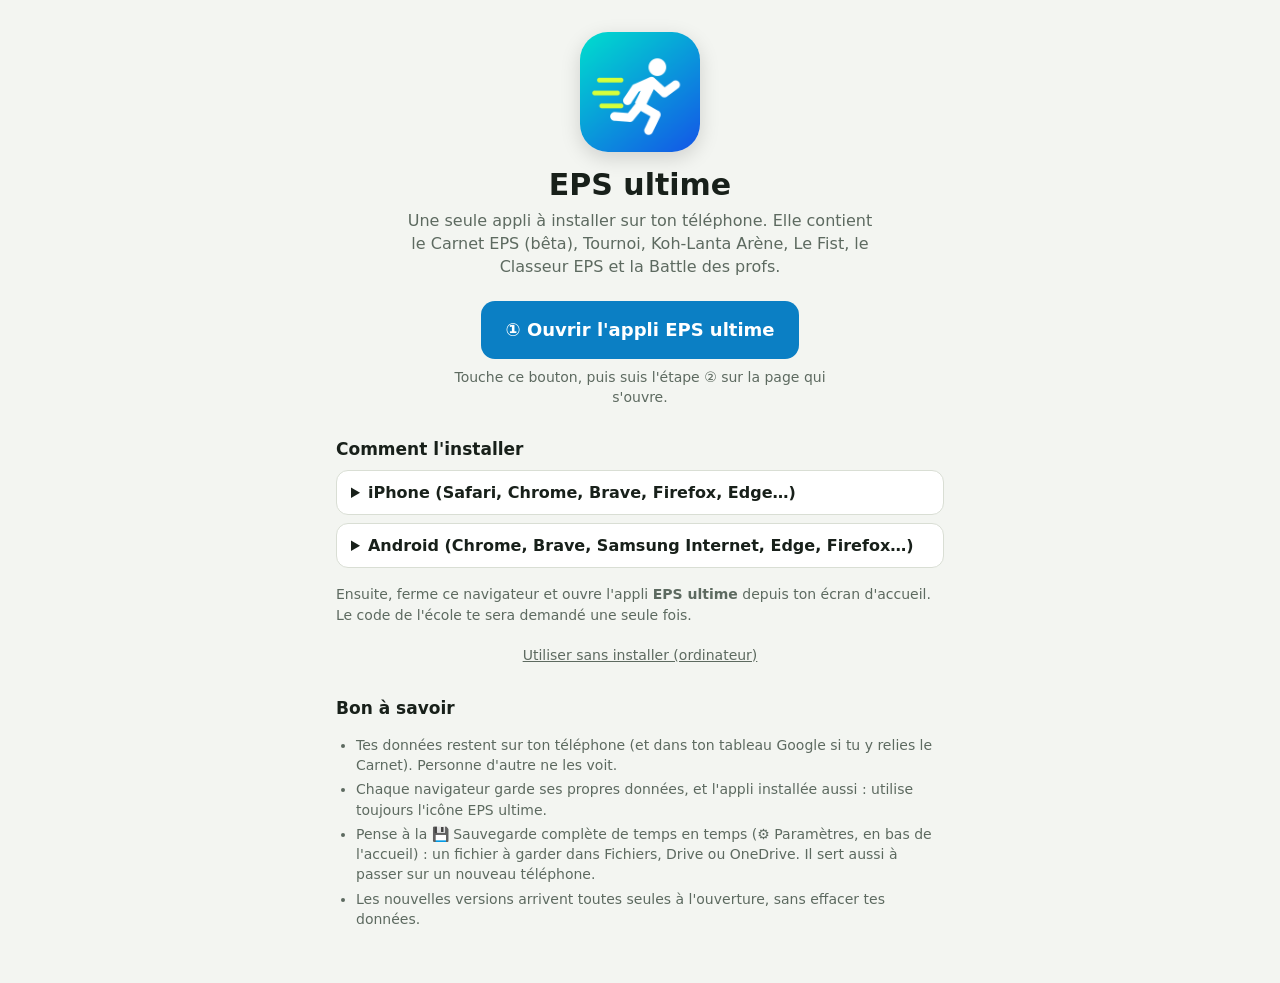
<file: index.html>
<!doctype html>
<html lang="fr">
<head>
<meta charset="utf-8">
<meta name="viewport" content="width=device-width,initial-scale=1,viewport-fit=cover">
<title>EPS ultime</title>
<meta name="theme-color" content="#1f7a4d">
<link rel="manifest" href="manifest.webmanifest">
<link rel="icon" href="icones/eps-192.png">
<link rel="apple-touch-icon" href="icones/eps-180.png">
<meta name="apple-mobile-web-app-capable" content="yes">
<meta name="mobile-web-app-capable" content="yes">
<meta name="apple-mobile-web-app-title" content="EPS ultime">
<style>
:root{--bg:#f3f5f1;--surface:#fff;--fg:#18201a;--muted:#5d6a60;--line:#d9ded4;--accent:#0b7fc4}
@media (prefers-color-scheme:dark){:root{--bg:#111613;--surface:#1a211c;--fg:#e8eee9;--muted:#9aa89e;--line:#2c362f;--accent:#1c8fd6;color-scheme:dark}}
*{box-sizing:border-box}
html,body,a,button{touch-action:manipulation}
body{margin:0 auto;max-width:640px;padding:calc(20px + env(safe-area-inset-top,0px)) 16px calc(40px + env(safe-area-inset-bottom,0px));background:var(--bg);color:var(--fg);font:16px/1.45 system-ui,-apple-system,"Segoe UI",sans-serif}
.top{display:flex;align-items:center;gap:12px;margin-bottom:22px}
.top img{width:48px;height:48px;border-radius:12px}
h1{font-size:26px;margin:0;line-height:1.1}
.sub{color:var(--muted);margin:2px 0 0;font-size:14px}
.tuiles{display:grid;grid-template-columns:1fr 1fr;gap:12px}
a.tuile{display:flex;flex-direction:column;align-items:center;gap:10px;padding:18px 10px;background:var(--surface);border:1px solid var(--line);border-radius:18px;color:inherit;text-decoration:none;text-align:center}
a.tuile:active{transform:scale(.97)}
a.tuile img{width:84px;height:84px;border-radius:20px}
a.tuile b{font-size:17px}
a.tuile span{color:var(--muted);font-size:13px;line-height:1.3}
.tuile[hidden]{display:none}
/* Le carnet en grand (80 % du temps), les autres plus petits */
.tuiles{grid-template-columns:repeat(4,minmax(0,1fr));gap:8px} /* Classeur EPS retiré de l'accueil (dossier classeur/ gardé en réserve) : les 4 autres sur une ligne */
a.tuile.principale{grid-column:1/-1;flex-direction:row;text-align:left;gap:16px;padding:18px 16px}
a.tuile.principale span{font-size:14px}
a.tuile:not(.principale){padding:12px 6px;gap:6px;border-radius:16px}
a.tuile:not(.principale) img,a.tuile:not(.principale) .ph{width:48px;height:48px;border-radius:12px;font-size:24px}
a.tuile:not(.principale) b{font-size:12.5px;line-height:1.2;overflow-wrap:anywhere}
a.tuile:not(.principale) span{font-size:11.5px}
.ph{width:84px;height:84px;border-radius:20px;background:var(--line);display:grid;place-items:center;font-size:40px}
.beta{font-size:11px;font-weight:700;text-transform:uppercase;letter-spacing:.05em;background:#f2c230;color:#2b2100;border-radius:99px;padding:2px 7px;vertical-align:middle}
h2{font-size:17px;margin:30px 0 8px}
details{background:var(--surface);border:1px solid var(--line);border-radius:12px;padding:10px 14px;margin:8px 0}
summary{font-weight:600;cursor:pointer}
li{margin:4px 0}
.note{color:var(--muted);font-size:14px;padding-left:20px}
.installe .web-seul{display:none}
body:not(.installe) .app-seul{display:none}
.accueil{text-align:center;display:grid;justify-items:center;gap:8px;padding-top:12px}
.accueil img{width:120px;height:120px;border-radius:28px;box-shadow:0 6px 20px rgba(0,0,0,.15)}
.accueil h1{font-size:30px;margin-top:8px}
.accueil p{color:var(--muted);margin:0;max-width:30em}
.ios{margin-top:18px;background:var(--surface);border:2px solid var(--accent);border-radius:16px;padding:14px 16px}
.ios[hidden]{display:none}
.ios ol{margin:10px 0 0;padding-left:22px}
.ios li{margin:8px 0}
.ios .k{display:inline-block;border:1px solid var(--line);border-radius:6px;padding:0 5px;background:var(--bg)}
.gros-bouton{display:inline-block;margin-top:14px;border-radius:14px;padding:16px 24px;font-weight:700;font-size:18px;background:var(--accent);color:#fff;text-decoration:none}
body:not(.sur-installer) .etape2,.sur-installer .etape1{display:none}
#installer{margin-top:10px;border:0;border-radius:14px;padding:15px 22px;font:inherit;font-weight:700;font-size:17px;background:var(--accent);color:#fff}
/* Accueil plus gai (Kevin) : seulement le nom, une couleur par appli */
a.tuile{border:0;color:#fff;box-shadow:0 6px 16px rgba(0,0,0,.14)}
a.tuile b{color:#fff;text-shadow:0 1px 2px rgba(0,0,0,.25)}
a.tuile img{box-shadow:0 3px 10px rgba(0,0,0,.25)}
a.tuile.principale b{font-size:22px}
a.tuile.principale{align-items:center}
a.tuile:not(.principale){padding:12px 4px}
a.tuile.c-carnet{background:linear-gradient(140deg,#1f5fc8,#4f9bff)}
a.tuile.c-tournoi{background:linear-gradient(140deg,#e08a00,#ffc23a)}
a.tuile.c-koh{background:linear-gradient(140deg,#0f8a6a,#3cc79a)}
a.tuile.c-fist{background:linear-gradient(140deg,#c62f3f,#ff6b6b)}
a.tuile.c-classeur{background:linear-gradient(140deg,#7a3fc4,#b07cff)}
a.tuile.c-battle{background:linear-gradient(140deg,#d0388f,#ff7ac0)}
a.tuile.c-journal{background:linear-gradient(140deg,#0f766e,#2dd4bf)}
a.tuile .beta{background:#fff;color:#1f5fc8}
</style>
</head>
<body>
<div class="app-seul">
<div class="top"><img src="icones/eps-192.png" alt=""><div><h1>EPS ultime</h1><p class="sub">Gratuites, sans compte, même sans internet.</p></div></div>
<div class="tuiles">
  <a class="tuile principale c-carnet" href="carnet/"><img src="icones/carnet-192.png" alt=""><div><b>Carnet EPS <small class="beta">bêta</small></b></div></a>
  <a class="tuile c-tournoi" href="tournoi/"><img src="icones/tournoi-192.png" alt=""><b>Tournoi</b></a>
  <a class="tuile c-koh" href="koh-lanta/"><img src="icones/koh-lanta-192.png" alt=""><b>Koh-Lanta Arène</b></a>
  <a class="tuile c-fist" href="le-fist/"><img src="icones/le-fist-192.png" alt=""><b>Le Fist</b></a>
  <a class="tuile c-battle" href="battle/jeux/?eps"><img src="icones/battle-192.png" alt=""><b>Battle des profs</b></a>
  <a class="tuile c-journal" href="journal/?eps"><img src="icones/journal-192.png" alt=""><b>Journal de l'école</b></a>
</div>
<div class="pied"><button type="button" id="b-param" aria-expanded="false">⚙️ Paramètres</button></div>
<section id="param" hidden>
  <div id="installe-bloc">
    <div id="ib-ok" class="relie" hidden><b>✅ L'appli EPS ultime est installée sur cet appareil.</b><br>Ouvre-la toujours par son icône : c'est là que sont tes données.</div>
    <div id="ib-non"><b>📲 Mettre l'appli sur ton téléphone</b>
      <ol class="note">
        <li><b>iPhone, Safari</b> : touche <b>Partager</b> (carré avec une flèche, en bas), fais défiler et choisis <b>« Sur l'écran d'accueil »</b>, puis <b>Ajouter</b>.<br><b>Chrome ou Brave sur iPhone</b> : touche ⬆️ dans la barre d'adresse (ou ⋯ › Partager), puis « Sur l'écran d'accueil ».</li>
        <li><b>Android, Chrome</b> : menu <b>⋮</b> › <b>Installer l'application</b> (ou « Ajouter à l'écran d'accueil »).</li>
        <li><b>Ordinateur, Chrome ou Edge</b> : icône d'installation à droite de la barre d'adresse (ou mets simplement cette page en favori).</li>
      </ol>
      <button id="installer2" class="go" type="button" hidden>Installer maintenant</button></div>
  </div>
  <h2>📱 Cet appareil</h2>
  <div class="relie" id="relie-code" hidden><b>✅ Le code EPS ultime est entré sur cet appareil.</b><br>Les listes d'élèves et les classements arrivent tout seuls, il n'y a rien d'autre à faire.</div>
  <div class="relie non" id="relie-sans" hidden><b>⚠️ Le code EPS ultime n'est pas encore entré sur cet appareil.</b><br>Sans lui, pas de listes d'élèves ni de classements. Il est demandé à l'ouverture de l'appli installée.</div>
  <h2>👀 Applis visibles à l'accueil</h2>
  <p class="note" style="padding:0;margin:0 0 6px">Décoche celles dont tu ne te sers pas : elles disparaissent de l'accueil (rien n'est effacé).</p>
  <div id="choix-applis"></div>
  <h2>☁️ Carnet sur le Drive <span id="pill" class="pill">non relié</span></h2>
  <div id="drv-ok" class="relie" hidden><b id="drv-t">✅ Le Carnet EPS est relié à ton tableau Google.</b><br><span id="drv-d"></span><br><a href="carnet/#drive" class="lien">Voir ou modifier le lien dans le Carnet ›</a></div>
  <div id="drv-non" hidden><p class="note" style="padding:0;margin:0 0 8px">Le Carnet EPS de cet appareil n'envoie rien sur ton Drive. Relié, il copie chaque changement dans ton tableau Google (lisible comme un Excel) et tes notes suivent sur tes autres appareils.</p>
    <a href="carnet/#drive" class="btn-lien">Relier le Carnet à mon Drive ›</a></div>
  <h2>💾 Sauvegarde complète</h2>
  <p class="note" style="padding:0;margin:0 0 8px">Un seul fichier .zip avec l'appli et toutes les données de cet appareil (carnet, prépas, évaluations, tournoi, Koh-Lanta, Fist, classeur, battle), à garder sur ton ordinateur. Il sert aussi à passer sur un nouveau téléphone : il suffit de le restaurer ici.</p>
  <label class="f-code" for="s-code">Code de sauvegarde</label>
  <input id="s-code" class="f-inp" type="password" autocomplete="off" autocapitalize="none" autocorrect="off" spellcheck="false" placeholder="Code">
  <div class="btns"><button class="go" id="s-sauv" type="button">Télécharger la sauvegarde</button><button id="s-rest" type="button">Restaurer une sauvegarde</button><input type="file" id="s-fich" accept=".zip,application/zip" hidden></div>
  <p id="s-etat" class="note" style="padding:0"></p>
  <div id="param-bas"></div>
</section>
</div>
<div class="web-seul">
<div class="accueil">
  <img src="icones/eps-512.png" alt="">
  <h1>EPS ultime</h1>
  <p>Une seule appli à installer sur ton téléphone. Elle contient le Carnet EPS (bêta), Tournoi, Koh-Lanta Arène, Le Fist, le Classeur EPS et la Battle des profs.</p>
  <a id="ouvrir" class="gros-bouton etape1" href="installer/">① Ouvrir l'appli EPS ultime</a>
  <p class="etape1" style="font-size:14px">Touche ce bouton, puis suis l'étape ② sur la page qui s'ouvre.</p>
  <button id="installer" type="button" hidden>Installer l'appli EPS</button>
</div>
<div id="ios" class="ios etape2" hidden>
  <b>② Maintenant, ajoute-la à ton écran d'accueil</b>
  <p style="margin:6px 0 0;color:var(--muted);font-size:14px">Si tu as ouvert ce lien depuis WhatsApp, un mail ou une autre appli, ouvre-le d'abord dans ton navigateur (Safari, Brave ou Chrome).</p>
  <ol>
    <li><b>Safari</b> : touche <span class="k">⬆️</span> en bas.<br><b>Brave</b> : touche <span class="k">⋯</span> puis <b>Partager</b>.<br><b>Chrome</b> : touche <span class="k">⬆️</span> dans la barre d'adresse.</li>
    <li>Fais défiler et choisis <b>« Sur l'écran d'accueil »</b>.</li>
    <li>Touche <b>Ajouter</b>. L'icône turquoise <b>EPS ultime</b> apparaît sur ton écran d'accueil.</li>
  </ol>
  <p style="margin:6px 0 0;color:var(--muted);font-size:14px">Pas de « Sur l'écran d'accueil » dans la liste ? Tout en bas, touche <b>« Modifier les actions… »</b> et active-le.</p>
</div>
<h2>Comment l'installer</h2>
<details><summary>iPhone (Safari, Chrome, Brave, Firefox, Edge…)</summary><ol><li>Touche le bouton Partager (carré avec une flèche). Dans Brave ou Chrome, il est parfois dans le menu ⋯.</li><li>Choisis « Sur l'écran d'accueil ».</li><li>Touche « Ajouter ».</li></ol></details>
<details><summary>Android (Chrome, Brave, Samsung Internet, Edge, Firefox…)</summary><ol><li>Ouvre le menu du navigateur (⋮ ou ☰).</li><li>Choisis « Installer l'application » ou « Ajouter à l'écran d'accueil ».</li></ol></details>
<p class="note" style="padding:0;margin-top:16px">Ensuite, ferme ce navigateur et ouvre l'appli <b>EPS ultime</b> depuis ton écran d'accueil. Le code de l'école te sera demandé une seule fois.</p>
<p style="text-align:center;margin:18px 0 0"><a href="#" id="sans-installer" style="color:var(--muted);font-size:14px">Utiliser sans installer (ordinateur)</a></p>
</div>
<h2>Bon à savoir</h2>
<ul class="note">
  <li>Tes données restent sur ton téléphone (et dans ton tableau Google si tu y relies le Carnet). Personne d'autre ne les voit.</li>
  <li>Chaque navigateur garde ses propres données, et l'appli installée aussi : utilise toujours l'icône EPS ultime.</li>
  <li>Pense à la 💾 Sauvegarde complète de temps en temps (⚙️ Paramètres, en bas de l'accueil) : un fichier à garder dans Fichiers, Drive ou OneDrive. Il sert aussi à passer sur un nouveau téléphone.</li>
  <li>Les nouvelles versions arrivent toutes seules à l'ouverture, sans effacer tes données.</li>
</ul>
<div id="porte" hidden>
  <form id="porte-f">
    <img src="icones/eps-192.png" alt="">
    <b>EPS ultime</b>
    <span>Entre le code EPS ultime (majuscules ou minuscules, peu importe). Il n'est demandé qu'une fois sur ce téléphone.</span>
    <input id="porte-i" autocomplete="off" autocapitalize="none" autocorrect="off" spellcheck="false" placeholder="Code EPS ultime">
    <button type="submit">Entrer</button>
    <span id="porte-m" class="err"></span>
  </form>
</div>
<style>
.pied{text-align:center;margin:30px 0 0}
.pied button{border:0;background:none;color:var(--muted);font:inherit;font-size:14px;font-weight:600;padding:8px 12px}
#param{margin-top:8px}
#param h2:first-child{margin-top:8px}
.choix{display:flex;align-items:center;gap:10px;padding:9px 12px;margin:6px 0;background:var(--surface);border:1px solid var(--line);border-radius:12px;font-weight:600}
.choix input{width:20px;height:20px;accent-color:var(--accent)}
.choix img{width:30px;height:30px;border-radius:8px}
.relie{background:#d8efdc;color:#1d5a2c;border-radius:14px;padding:12px 14px;font-size:14px;line-height:1.5;margin:6px 0 10px}
@media (prefers-color-scheme:dark){.relie{background:#1f3a26;color:#bfe6c8}}
.relie.non{background:#fff1d6;color:#6b4300}
@media (prefers-color-scheme:dark){.relie.non{background:#3a2c12;color:#f2d49b}}
.relie .lien{color:inherit;font-weight:600;font-size:13px}
.pill{display:inline-block;font-size:12px;font-weight:700;padding:2px 8px;border-radius:99px;background:var(--line);color:var(--muted);vertical-align:middle}
.pill.ok{background:#d8efdc;color:#1d5a2c}
.pill.att{background:#fff1d6;color:#6b4300}
#installe-bloc{background:var(--surface);border:2px solid var(--accent);border-radius:16px;padding:14px 16px;margin:8px 0 0}
#installe-bloc b{font-size:16px}
#installe-bloc ol{margin:8px 0 0;padding-left:20px}
.installe-vrai #installe-bloc{border:0;padding:0;background:none}
#param button,.btn-lien{border:1px solid var(--line);border-radius:10px;padding:10px 14px;font:inherit;font-weight:600;background:var(--surface);color:var(--fg);text-decoration:none;display:inline-block}
#param button.go,.btn-lien{background:var(--accent);border-color:var(--accent);color:#fff}
#param button:disabled{opacity:.5}
#installer2{width:100%;margin-top:10px}
.btns{display:flex;gap:8px;flex-wrap:wrap;margin-top:10px}
.f-code{display:block;font-size:14px;font-weight:600;margin:4px 0 4px}
.f-inp{width:100%;max-width:260px;border:1px solid var(--line);border-radius:10px;padding:11px;font:inherit;background:var(--surface);color:var(--fg)}
#s-etat.err{color:#c92a2a;font-weight:600}
#porte{position:fixed;inset:0;z-index:50;background:var(--bg);display:grid;place-items:center;padding:16px}
#porte[hidden]{display:none}
#porte form{display:grid;gap:12px;max-width:340px;width:100%;text-align:center;justify-items:center}
#porte img{width:72px;height:72px;border-radius:18px}
#porte b{font-size:22px}
#porte span{color:var(--muted);font-size:15px}
#porte input{width:100%;border:1px solid var(--line);border-radius:12px;padding:14px;font:inherit;font-size:17px;background:var(--surface);color:var(--fg);text-align:center}
#porte button{width:100%;border:0;border-radius:12px;padding:14px;font:inherit;font-weight:700;background:var(--accent);color:#fff}
#porte .err{color:#c92a2a;min-height:1.2em}
</style>
<script>
// Dans le navigateur : seulement la page d'installation. Dans l'appli installee : les tuiles.
// ?ordi dans l'adresse (favori sur l'ordinateur) : les tuiles directement, sans installer.
let modeNav = /[?&]ordi\b/.test(location.search); try { modeNav = modeNav || sessionStorage.getItem('eps-navigateur') === '1'; } catch(e){}
if (matchMedia('(display-mode: standalone)').matches || navigator.standalone || modeNav) document.body.classList.add('installe');
// L'installation se fait depuis installer/ (copie de cette page) : sur iPhone, certains navigateurs
// n'offrent « Sur l'écran d'accueil » que sur une sous-page. Une fois installee, l'appli revient ici.
const pageInstaller = location.pathname.endsWith('/installer/') || location.pathname.endsWith('/installer/index.html');
// Pas de redirection automatique : le bouton ① ouvre installer/, et c'est là qu'on fait Partager (Brave sur iPhone).
if (pageInstaller) document.body.classList.add('sur-installer');
if (document.body.classList.contains('installe') && pageInstaller) location.replace('./');
document.getElementById('sans-installer').onclick = e => { e.preventDefault(); try { sessionStorage.setItem('eps-navigateur', '1'); } catch(err){} location.reload(); };
const iOS = /iPhone|iPad|iPod/.test(navigator.userAgent) || (navigator.platform === 'MacIntel' && navigator.maxTouchPoints > 1);
if (iOS) document.getElementById('ios').hidden = false;
let invite = null;
window.addEventListener('beforeinstallprompt', e => { e.preventDefault(); invite = e; document.getElementById('installer').hidden = false; });
document.getElementById('installer').onclick = async () => { if (!invite) return; invite.prompt(); await invite.userChoice; invite = null; document.getElementById('installer').hidden = true; };
</script>
<script>
// Code d'ecole : debloque les listes d'eleves (chiffrees dans eleves.chiffre.json), une fois par appareil.
function montrerTableau(){
  let u = null; try { u = localStorage.getItem('eps-tableau'); } catch(e){}
  const t = document.getElementById('tuile-tableau');
  if (t){ if (u){ t.href = u; t.hidden = false; } else t.hidden = true; }
  let s = null; try { s = localStorage.getItem('eps-script'); } catch(e){}
  const c = document.getElementById('tuile-classement'); if (c) c.hidden = !s;
}
montrerTableau();
const b64 = s => Uint8Array.from(atob(s), c => c.charCodeAt(0));
async function ouvrirListes(code){
  const C = await (await fetch('eleves.chiffre.json', {cache: 'no-cache'})).json();
  const base = await crypto.subtle.importKey('raw', new TextEncoder().encode(code), 'PBKDF2', false, ['deriveKey']);
  const cle = await crypto.subtle.deriveKey({name: 'PBKDF2', salt: b64(C.s), iterations: 250000, hash: 'SHA-256'}, base, {name: 'AES-GCM', length: 256}, false, ['decrypt']);
  const txt = new TextDecoder().decode(await crypto.subtle.decrypt({name: 'AES-GCM', iv: b64(C.i)}, cle, b64(C.d)));
  const o = JSON.parse(txt);
  localStorage.setItem('kl-listes-v1', JSON.stringify(o.listes || o));
  if (o.tableau) localStorage.setItem('eps-tableau', o.tableau); else localStorage.removeItem('eps-tableau');
  if (o.script) localStorage.setItem('eps-script', o.script); else localStorage.removeItem('eps-script');
  montrerTableau();
  localStorage.setItem('eps-cle', code); // code d'EPS ultime (dechiffre les listes)
  localStorage.setItem('eps-code', o.scode || code); // code d'ecole envoye au script Google
  localStorage.setItem('eps-listes-v', C.v);
}
let codeGarde = null; try { codeGarde = localStorage.getItem('eps-cle') || localStorage.getItem('eps-code'); } catch(e){}
const installe = document.body.classList.contains('installe');
if (!codeGarde && installe) document.getElementById('porte').hidden = false;
else if (navigator.onLine) ouvrirListes(codeGarde).catch(() => {}); // listes mises a jour
document.getElementById('porte-f').onsubmit = async e => {
  e.preventDefault();
  const m = document.getElementById('porte-m'); m.textContent = 'Vérification…';
  try { await ouvrirListes(document.getElementById('porte-i').value.trim().toLowerCase()); document.getElementById('porte').hidden = true; m.textContent = ''; }
  catch(err){ m.textContent = navigator.onLine ? 'Code incorrect, réessaie.' : 'Connecte-toi à internet pour la première ouverture.'; }
};
</script>
<script src="sauvegarde.js"></script>
<script>
// Paramètres en bas de l'accueil (comme Happiness) : applis visibles (localStorage 'eps-cachees' = liste des href cachés)
(() => {
  const $ = id => document.getElementById(id), tuiles = [...document.querySelectorAll('.app-seul .tuiles a.tuile')];
  let cachees = []; try { cachees = JSON.parse(localStorage.getItem('eps-cachees') || '[]'); } catch(e){}
  cachees = cachees.map(h => h === 'battle/' ? 'battle/jeux/?eps' : h); // la tuile Battle ouvre maintenant la liste des jeux (03/11)
  const appliquer = () => tuiles.forEach(t => { if (!t.id) t.hidden = cachees.includes(t.getAttribute('href')); });
  $('choix-applis').innerHTML = tuiles.filter(t => !t.id).map(t => `<label class="choix"><input type="checkbox" data-h="${t.getAttribute('href')}" ${cachees.includes(t.getAttribute('href')) ? '' : 'checked'}><img src="${t.querySelector('img').getAttribute('src')}" alt="">${t.querySelector('b').textContent.replace('🔒 ', '')}</label>`).join('');
  $('choix-applis').onchange = e => { const h = e.target.dataset.h; if (!h) return; cachees = cachees.filter(x => x !== h); if (!e.target.checked) cachees.push(h);
    try { localStorage.setItem('eps-cachees', JSON.stringify(cachees)); } catch(err){} appliquer(); };
  appliquer();
  $('b-param').onclick = () => { const o = $('param').hidden; $('param').hidden = !o; $('b-param').setAttribute('aria-expanded', String(o)); if (o) $('param').scrollIntoView({behavior: 'smooth', block: 'start'}); };
  let code = false; try { code = !!(localStorage.getItem('eps-cle') || localStorage.getItem('eps-code')); } catch(e){}
  $('relie-code').hidden = !code; $('relie-sans').hidden = code;
  // Installée (icône de l'écran d'accueil) : on le dit ; sinon (ordinateur, ?ordi) : comment l'installer
  const vraie = matchMedia('(display-mode: standalone)').matches || !!navigator.standalone;
  $('ib-ok').hidden = !vraie; $('ib-non').hidden = vraie; document.body.classList.toggle('installe-vrai', vraie);
  window.addEventListener('beforeinstallprompt', () => { $('installer2').hidden = false; });
  $('installer2').onclick = () => document.getElementById('installer').click();
  // Carnet relié au Drive ? (réglage du Carnet, localStorage 'carnet-drive')
  const heure = ts => new Date(ts).toLocaleString('fr-BE', {day: 'numeric', month: 'long', hour: '2-digit', minute: '2-digit'});
  const drive = () => {
    let o = {}; try { o = JSON.parse(localStorage.getItem('carnet-drive') || '{}') || {}; } catch(e){}
    const ok = !!(o.url && o.cle);
    $('drv-ok').hidden = !ok; $('drv-non').hidden = ok;
    $('pill').textContent = !ok ? 'non relié' : o.err ? 'à vérifier' : o.attente ? 'envoi en attente' : 'relié';
    $('pill').className = 'pill' + (!ok ? '' : o.err || o.attente ? ' att' : ' ok');
    $('drv-ok').classList.toggle('non', ok && !!o.err);
    $('drv-t').textContent = ok && o.err ? '⚠️ Le Carnet est relié au Drive, mais le dernier envoi n\'a pas marché.' : '✅ Le Carnet EPS est relié à ton tableau Google.';
    $('drv-d').textContent = !ok ? '' : (o.err ? o.err + ' ' : '') + (o.attente ? 'Des changements attendent d\'être envoyés : ouvre le Carnet avec internet. ' : 'Chaque changement du carnet part tout seul sur le Drive. ')
      + (o.dernier ? 'Dernier envoi : ' + heure(o.dernier) + '.' : '') + (o.cle ? ' Code du carnet : ' + o.cle + '.' : '');
  };
  drive(); window.addEventListener('storage', drive); document.addEventListener('visibilitychange', () => { if (!document.hidden) drive(); });
  // Sauvegarde complète (sauvegarde.js), protégée par le code de sauvegarde
  const dire = (t, err) => { $('s-etat').textContent = t; $('s-etat').className = 'note' + (err ? ' err' : ''); };
  const occupe = o => { $('s-sauv').disabled = $('s-rest').disabled = o; };
  const mo = n => n > 1048576 ? (n / 1048576).toFixed(1) + ' Mo' : Math.ceil(n / 1024) + ' Ko';
  const verifier = async () => {
    if (!$('s-code').value.trim()){ dire('Tape d\'abord le code de sauvegarde.', true); $('s-code').focus(); return false; }
    if (!(await Sauvegarde.codeOk($('s-code').value))){ dire('Code de sauvegarde incorrect.', true); $('s-code').select(); return false; }
    return true;
  };
  $('s-sauv').onclick = async () => {
    occupe(true);
    try { if (await verifier()){ const r = await Sauvegarde.sauvegarder(t => dire(t)); dire(`✓ Sauvegarde téléchargée (${r.n} classe${r.n > 1 ? 's' : ''} dans le carnet, ${mo(r.taille)})${r.drive ? ', avec aussi la copie du carnet qui est sur ton Drive' : ''}. Range-la dans un dossier de ton ordinateur : elle contient les notes de tes élèves.`); } }
    catch(e){ dire('⚠️ ' + e.message, true); }
    occupe(false);
  };
  $('s-rest').onclick = async () => { occupe(true); const ok = await verifier(); occupe(false); if (ok) $('s-fich').click(); };
  $('s-fich').onchange = async () => {
    const f = $('s-fich').files[0]; $('s-fich').value = ''; if (!f) return;
    occupe(true);
    try {
      const L = await Sauvegarde.lire(f), quand = new Date(L.date).toLocaleDateString('fr-BE', {day: 'numeric', month: 'long', year: 'numeric'});
      if (confirm(`Remettre la sauvegarde du ${quand} (${L.classes} classe${L.classes > 1 ? 's' : ''} dans le carnet) ?\n\nLes données EPS ultime de cet appareil seront remplacées par celles de la sauvegarde.${/"url"/.test(localStorage.getItem('carnet-drive') || '') ? ' Ensuite, le carnet reprend tout seul ce qui est plus récent sur ton Drive.' : ''}`)){
        Sauvegarde.remettre(L); dire(`✓ Sauvegarde du ${quand} remise. L'appli se recharge…`); setTimeout(() => location.reload(), 1500);
      } else dire('');
    } catch(e){ dire('⚠️ ' + e.message, true); }
    occupe(false);
  };
  // Appli installée : « Bon à savoir » passe dans les Paramètres
  if (document.body.classList.contains('installe')) { const h = [...document.querySelectorAll('body > h2')].find(x => /Bon à savoir/.test(x.textContent)); if (h) $('param-bas').append(h, h.nextElementSibling); }
})();
</script>
<script>
// Mise a jour automatique : on verifie a chaque ouverture et a chaque retour dans l'appli,
// et on recharge une fois quand la nouvelle version est prete (les donnees restent sur le telephone).
if ('serviceWorker' in navigator) {
  const dejaPilote = !!navigator.serviceWorker.controller; let recharge = false;
  navigator.serviceWorker.addEventListener('controllerchange', () => { if (dejaPilote && !recharge) { recharge = true; location.reload(); } });
  if (navigator.onLine) navigator.serviceWorker.register('sw.js').then(reg => {
    document.addEventListener('visibilitychange', () => { if (document.visibilityState === 'visible' && navigator.onLine) reg.update().catch(() => {}); });
  }).catch(() => {});
}
</script>
<script src="demenager.js"></script>
</body>
</html>
</file>
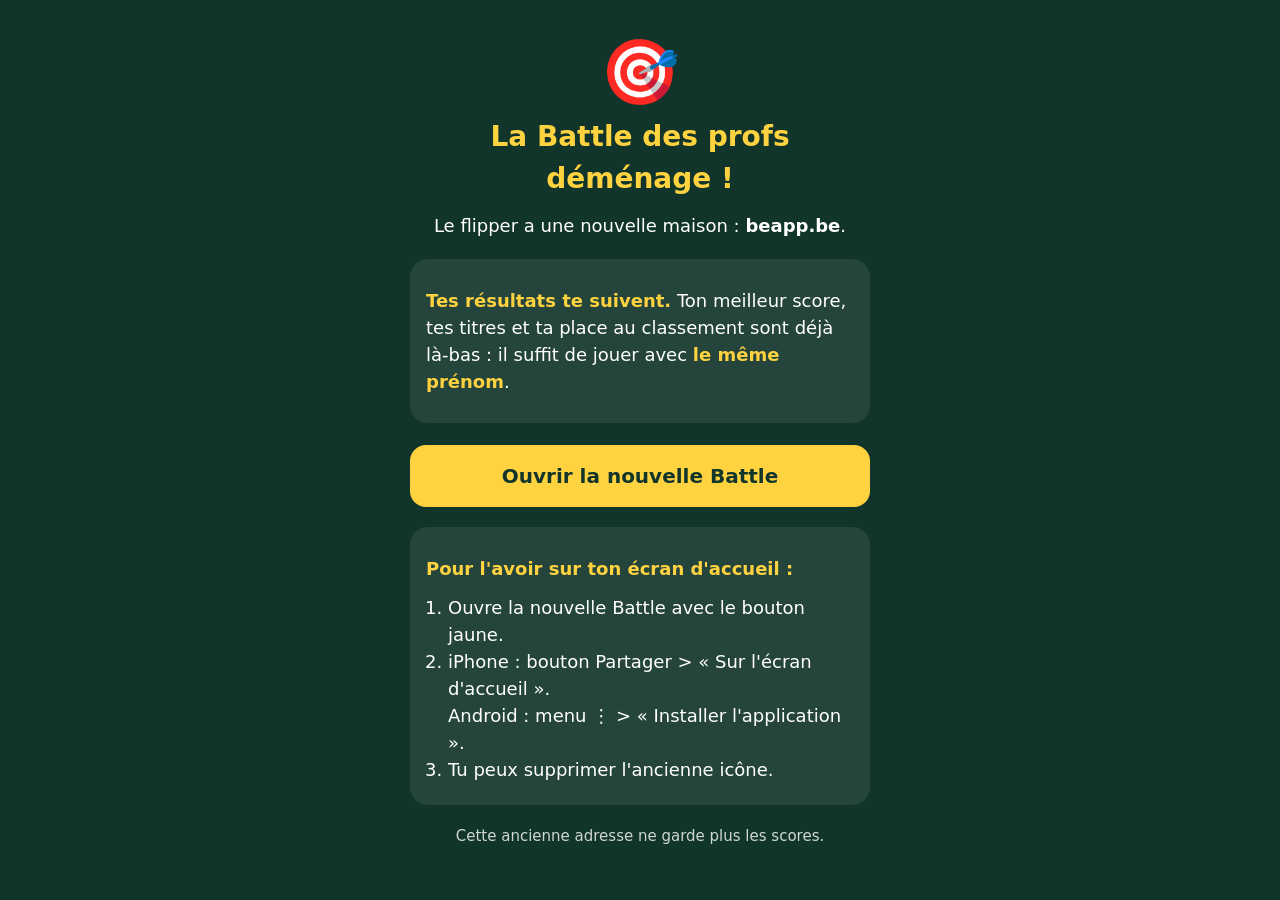
<file: battle/index.html>
<!doctype html>
<html lang="fr">
<head>
<meta charset="utf-8">
<meta name="viewport" content="width=device-width,initial-scale=1,viewport-fit=cover">
<meta name="theme-color" content="#12352b">
<title>Battle des profs : nouvelle adresse</title>
<style>
  :root { --vert: #12352b; --or: #ffd23f; }
  html, body { margin: 0; min-height: 100%; background: var(--vert); color: #fff; font: 18px/1.5 system-ui, -apple-system, "Segoe UI", Arial, sans-serif; }
  main { max-width: 460px; margin: 0 auto; padding: 40px 20px; text-align: center; }
  .logo { font-size: 64px; line-height: 1; }
  h1 { font-size: 28px; margin: 12px 0 6px; color: var(--or); }
  p { margin: 12px 0; }
  .carte { background: rgba(255, 255, 255, .08); border-radius: 18px; padding: 16px; margin: 20px 0; text-align: left; }
  .carte b { color: var(--or); }
  a.btn { display: block; margin: 22px 0 10px; padding: 16px; border-radius: 16px; background: var(--or); color: var(--vert); font-weight: 800; font-size: 20px; text-decoration: none; }
  .petit { font-size: 15px; opacity: .8; }
  ol { padding-left: 22px; margin: 6px 0; }
</style>
</head>
<body>
<main>
  <div class="logo">🎯</div>
  <h1>La Battle des profs déménage !</h1>
  <p>Le flipper a une nouvelle maison : <b>beapp.be</b>.</p>
  <div class="carte" id="moi">
    <p><b>Tes résultats te suivent.</b> Ton meilleur score, tes titres et ta place au classement sont déjà là-bas : il suffit de jouer avec <b>le même prénom</b>.</p>
  </div>
  <a class="btn" id="aller" href="https://beapp.be/eps-applis/battle/">Ouvrir la nouvelle Battle</a>
  <div class="carte">
    <p><b>Pour l'avoir sur ton écran d'accueil :</b></p>
    <ol>
      <li>Ouvre la nouvelle Battle avec le bouton jaune.</li>
      <li>iPhone : bouton Partager > « Sur l'écran d'accueil ».<br>Android : menu ⋮ > « Installer l'application ».</li>
      <li>Tu peux supprimer l'ancienne icône.</li>
    </ol>
  </div>
  <p class="petit">Cette ancienne adresse ne garde plus les scores.</p>
</main>
<script>
// Le prénom, roi/reine et le code d'école de ce téléphone partent avec le joueur : sur beapp.be il retrouve son nom (et donc ses résultats).
(() => {
  const lire = k => { try { return (localStorage.getItem(k) || '').trim(); } catch (e) { return ''; } };
  const nom = lire('battle-nom'), genre = lire('battle-genre'), code = lire('eps-code');
  const q = new URLSearchParams();
  if (nom) q.set('nom', nom);
  if (genre === 'F' || genre === 'H') q.set('genre', genre);
  if (code) q.set('code', code);
  const lien = 'https://beapp.be/eps-applis/battle/' + (q.toString() ? '?' + q : '');
  document.getElementById('aller').href = lien;
  if (nom) document.getElementById('moi').insertAdjacentHTML('afterbegin', '<p>Salut <b></b> 👋</p>'), document.querySelector('#moi b').textContent = nom;
  // l'ancienne version gardée hors ligne ne doit plus revenir
  if ('serviceWorker' in navigator) navigator.serviceWorker.getRegistrations().then(rs => rs.forEach(r => r.update())).catch(() => {});
})();
</script>
</body>
</html>
</file>
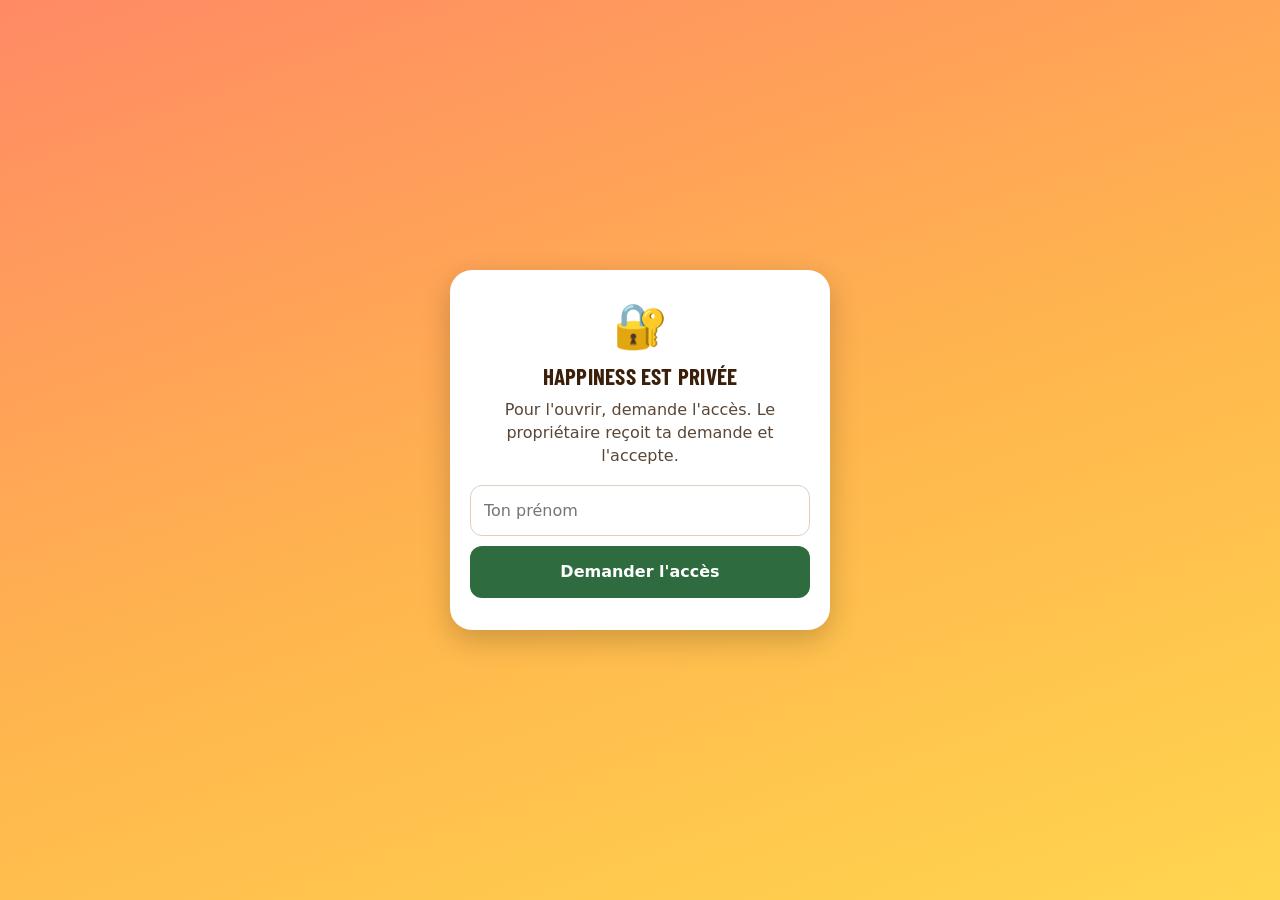
<file: classeur/index.html>
<!doctype html>
<html lang="fr">
<head>
<meta charset="utf-8">
<script src="../prive.js"></script>
<meta name="viewport" content="width=device-width,initial-scale=1,viewport-fit=cover">
<title>Classeur EPS</title>
<meta name="theme-color" content="#14211d">
<link rel="manifest" href="../manifest.webmanifest">
<link rel="icon" href="../icones/classeur-192.png">
<link rel="apple-touch-icon" href="../icones/eps-180.png">
<meta name="apple-mobile-web-app-capable" content="yes">
<meta name="mobile-web-app-capable" content="yes">
<meta name="apple-mobile-web-app-title" content="EPS ultime">
<style>/* Pas de zoom quand on tape vite deux fois sur un bouton (iPhone) */
html,body,button,a,input,label,select{touch-action:manipulation}
/* Retour vers l'accueil de l'appli EPS */
.eps-retour{display:flex;flex-wrap:wrap;align-items:center;gap:2px 6px;max-width:680px;margin:0 auto;padding:10px 16px 0;font:600 14px system-ui,-apple-system,sans-serif;color:#5d6a60;text-decoration:none}
@media (prefers-color-scheme:dark){.eps-retour{color:#9aa89e}}</style>
<style>@media (max-width:860px){.eps-larg{display:none!important}}</style>
</head>
<body>
<a class="eps-retour eps-larg" href="../" style="position:fixed;top:0;right:0;z-index:40;background:var(--panel);border-radius:0 0 0 12px;padding:8px 14px">‹ Mes applis</a>
<link rel="preconnect" href="https://fonts.googleapis.com">
<link rel="stylesheet" href="https://fonts.googleapis.com/css2?family=Barlow+Condensed:wght@500;600;700&family=Barlow:ital,wght@0,400;0,500;0,600;1,400&display=swap">
<style>
:root{
  --bg:#f4f6f5; --panel:#ffffff; --ink:#17201d; --ink2:#4d5a55; --ink3:#7b8782;
  --line:#dde3e0; --line2:#c6cfcb; --side:#14211d; --sideink:#d9e3df; --sideink2:#8fa39b; --sidehi:#22362f;
  --accent:#d9572b; --accentink:#ffffff; --ech:#e9a23b; --corps:#2f7d6b; --evalc:#b03a48;
  --soft:#eef2f0; --mark:#fff2b3;--floor:#eaf1e8;--lines:#b7c8bd;--teamb:#38443f;--pass:#2f6fd1;--cone:#f08a24;--zone:#dce7df;--mat:#d9e4f2;--sand:#f0e0b0;--fun:#ffd23f;
  --f-head:"Barlow Condensed","Arial Narrow",system-ui,sans-serif;
  --f-body:"Barlow",system-ui,-apple-system,"Segoe UI",sans-serif;
}
@media (prefers-color-scheme: dark){:root:not([data-theme="light"]){
  --bg:#0f1513; --panel:#161e1b; --ink:#e4ebe8; --ink2:#a9b6b1; --ink3:#7d8b86;
  --line:#26312d; --line2:#34413c; --side:#0a100e; --sideink:#d0dbd6; --sideink2:#7e918a; --sidehi:#1b2a25;
  --accent:#f0794d; --accentink:#1a0d07; --ech:#e6a94f; --corps:#4fb39a; --evalc:#e0697a;
  --soft:#1c2522; --mark:#5a4d12;--floor:#1a2420;--lines:#3b4c45;--teamb:#c5d1cb;--pass:#7fa9ff;--cone:#f5a04a;--zone:#24322d;--mat:#22303d;--sand:#4a4128;--fun:#ffd23f; color-scheme:dark}}
:root[data-theme="dark"]{
  --bg:#0f1513; --panel:#161e1b; --ink:#e4ebe8; --ink2:#a9b6b1; --ink3:#7d8b86;
  --line:#26312d; --line2:#34413c; --side:#0a100e; --sideink:#d0dbd6; --sideink2:#7e918a; --sidehi:#1b2a25;
  --accent:#f0794d; --accentink:#1a0d07; --ech:#e6a94f; --corps:#4fb39a; --evalc:#e0697a;
  --soft:#1c2522; --mark:#5a4d12;--floor:#1a2420;--lines:#3b4c45;--teamb:#c5d1cb;--pass:#7fa9ff;--cone:#f5a04a;--zone:#24322d;--mat:#22303d;--sand:#4a4128;--fun:#ffd23f; color-scheme:dark}
*{box-sizing:border-box}
[hidden]{display:none!important}
html,body{background:var(--bg);color:var(--ink)}
body{font-family:var(--f-body);font-size:16px;line-height:1.55;margin:0}
a{color:inherit}
h1,h2,h3,h4{font-family:var(--f-head);font-weight:700;line-height:1.1;text-wrap:balance;margin:0}
.wrap{display:grid;grid-template-columns:280px minmax(0,1fr);min-height:100vh}
/* sidebar */
#side{background:var(--side);color:var(--sideink);position:sticky;top:0;height:100vh;overflow-y:auto;padding-block:20px 40px;padding-inline:0}
.brand{padding:0 20px 18px;border-bottom:1px solid var(--sidehi);margin-bottom:10px}
.brand a{text-decoration:none;display:block}
.brand b{font-family:var(--f-head);font-size:28px;letter-spacing:.02em;text-transform:uppercase;display:block;line-height:1}
.brand span{font-size:13px;color:var(--sideink2)}
.navh{font-size:11px;letter-spacing:.14em;text-transform:uppercase;color:var(--sideink2);padding:14px 20px 6px;font-weight:600}
.nav a{display:flex;align-items:center;gap:10px;padding:7px 20px;text-decoration:none;font-size:15px;border-left:3px solid transparent}
.nav a:hover{background:var(--sidehi)}
.nav a.on{background:var(--sidehi);border-left-color:var(--c,var(--accent))}
.chip{display:inline-grid;place-items:center;min-width:28px;height:22px;padding:0 4px;border-radius:4px;background:var(--c);color:#fff;font-family:var(--f-head);font-size:13px;font-weight:700;letter-spacing:.04em;flex:none}
.sub{display:none;padding-bottom:6px}
.sub.open{display:block}
.sub a{padding:4px 20px 4px 58px;font-size:14px;color:var(--sideink2)}
.sub a.on{color:var(--sideink)}
#top{display:none}
main{min-width:0;padding-block:32px 80px;padding-inline:clamp(16px,4vw,56px)}
.page{max-width:900px}
.crumb{font-size:13px;color:var(--ink3);margin-bottom:10px;display:flex;flex-wrap:wrap;gap:6px}
.crumb a{color:var(--ink2)}
.kicker{font-size:12px;letter-spacing:.14em;text-transform:uppercase;font-weight:600;color:var(--c,var(--accent))}
h1{font-size:clamp(34px,5vw,50px);text-transform:uppercase;letter-spacing:.01em;margin:4px 0 12px}
h2{font-size:26px;text-transform:uppercase;letter-spacing:.02em;margin:36px 0 12px}
h3{font-size:21px;margin:0}
p{margin:0 0 12px;max-width:68ch}
.lead{font-size:18px;color:var(--ink2);max-width:66ch}
.muted{color:var(--ink3)}
.meta{display:flex;flex-wrap:wrap;gap:8px;margin:10px 0 18px}
.pill{font-size:13px;padding:2px 10px;border:1px solid var(--line2);border-radius:99px;color:var(--ink2);background:var(--panel);white-space:nowrap}
.pill.solid{background:var(--c,var(--accent));border-color:transparent;color:#fff}
/* grids */
.cards{display:grid;grid-template-columns:repeat(auto-fill,minmax(250px,1fr));gap:14px}
.card{background:var(--panel);border:1px solid var(--line);border-top:4px solid var(--c);padding:16px;text-decoration:none;display:flex;flex-direction:column;gap:6px}
.card:hover{border-color:var(--line2);border-top-color:var(--c)}
.card small{color:var(--ink3);font-size:13px}
.box{background:var(--panel);border:1px solid var(--line);padding:16px 18px}
.box h4{font-size:15px;letter-spacing:.1em;text-transform:uppercase;color:var(--ink3);margin-bottom:6px}
.two{display:grid;grid-template-columns:repeat(auto-fit,minmax(260px,1fr));gap:14px}
ul.obj{margin:0;padding-left:20px}
ul.obj li{margin:2px 0}
/* lesson list in cycle */
.lessons{display:grid;gap:8px;counter-reset:l}
.lrow{display:grid;grid-template-columns:56px minmax(0,1fr) auto;gap:14px;align-items:center;background:var(--panel);border:1px solid var(--line);padding:12px 16px;text-decoration:none}
.lrow:hover{border-color:var(--line2)}
.lrow .num{font-family:var(--f-head);font-size:34px;font-weight:700;color:var(--c);line-height:1}
.lrow .t{font-weight:600}
.lrow .s{font-size:14px;color:var(--ink3)}
.lrow.ev .num{color:var(--evalc)}
/* timeline */
.tl{display:flex;height:34px;border:1px solid var(--line2);margin:8px 0 4px;overflow:hidden;background:var(--panel)}
.tl a{display:flex;align-items:center;justify-content:center;font-size:12px;font-weight:600;color:#fff;text-decoration:none;border-right:1px solid var(--panel);min-width:0;overflow:hidden;white-space:nowrap;font-variant-numeric:tabular-nums}
.tl a.e{background:var(--ech)} .tl a.k{background:var(--corps)} .tl a.v{background:var(--evalc)}
.tlx{position:relative;height:18px;font-size:12px;color:var(--ink3);font-variant-numeric:tabular-nums}
.legend{display:flex;gap:16px;flex-wrap:wrap;font-size:13px;color:var(--ink2);margin-top:6px}
.legend i{display:inline-block;width:12px;height:12px;margin-right:6px;vertical-align:-1px}
/* items */
.part{display:flex;align-items:baseline;justify-content:space-between;gap:12px;border-bottom:3px solid var(--pc);padding-bottom:6px;margin:34px 0 14px}
.part h2{margin:0;color:var(--pc)}
.part span{font-family:var(--f-head);font-size:22px;font-weight:700;font-variant-numeric:tabular-nums;color:var(--pc)}
.item{display:grid;grid-template-columns:64px minmax(0,1fr);gap:16px;padding:14px 0;border-bottom:1px solid var(--line)}
.item .min{font-family:var(--f-head);font-size:30px;font-weight:700;line-height:1;font-variant-numeric:tabular-nums}
.item .min small{display:block;font-size:12px;letter-spacing:.1em;color:var(--ink3);font-family:var(--f-body);font-weight:500;text-transform:uppercase;margin-top:3px}
.item h3{margin-bottom:6px}
.item .row{font-size:15px;margin-top:8px;padding-left:12px;border-left:3px solid var(--line2)}
.item .row b{font-size:12px;letter-spacing:.1em;text-transform:uppercase;color:var(--ink3);display:block}
.item .row.c{border-left-color:var(--corps)}
.src{font-size:13px;margin-top:8px;color:var(--ink3)}
.src a{color:var(--ink2)}
table{border-collapse:collapse;width:100%;background:var(--panel)}
.tw{overflow-x:auto;border:1px solid var(--line)}
th,td{text-align:left;padding:10px 12px;border-bottom:1px solid var(--line);vertical-align:top;font-size:15px}
th{font-size:12px;letter-spacing:.1em;text-transform:uppercase;color:var(--ink3);font-weight:600}
td.pts{font-family:var(--f-head);font-size:22px;font-weight:700;text-align:right;white-space:nowrap;font-variant-numeric:tabular-nums}
tr.tot td{border-bottom:0;background:var(--soft);font-weight:600}
td.score{width:90px}
td.score span{display:inline-block;border-bottom:1px solid var(--ink3);width:40px;height:20px}
.pn{display:flex;justify-content:space-between;gap:12px;margin-top:40px;flex-wrap:wrap}
.pn a{background:var(--panel);border:1px solid var(--line);padding:10px 14px;text-decoration:none;font-size:15px;max-width:100%}
.pn a small{display:block;color:var(--ink3);font-size:12px;text-transform:uppercase;letter-spacing:.1em}
/* catalogue */
.filters{display:grid;gap:10px;background:var(--panel);border:1px solid var(--line);padding:14px;margin-bottom:16px;position:sticky;top:env(safe-area-inset-top,0px);z-index:2}
.filters input[type=search]{width:100%;font:inherit;padding:9px 12px;border:1px solid var(--line2);background:var(--bg);color:var(--ink);border-radius:4px}
.frow{display:flex;flex-wrap:wrap;gap:6px}
.frow button{font:inherit;font-size:13px;padding:3px 10px;border:1px solid var(--line2);background:transparent;color:var(--ink2);border-radius:99px;cursor:pointer}
.frow button.on{background:var(--ink);color:var(--bg);border-color:var(--ink)}
.count{font-size:14px;color:var(--ink3);margin-bottom:8px}
.alist{display:grid;border-top:1px solid var(--line)}
.arow{display:grid;grid-template-columns:30px minmax(0,1fr);gap:10px;padding:10px 4px;border-bottom:1px solid var(--line);text-decoration:none}
.arow:hover{background:var(--soft)}
.arow .bk{font-family:var(--f-head);font-weight:700;font-size:15px;width:26px;height:26px;display:grid;place-items:center;border:1.5px solid var(--ink3);color:var(--ink2);border-radius:50%}
.arow .t{font-weight:600}
.arow .g{font-size:13px;color:var(--ink3)}
.used{color:var(--accent);font-weight:600}
.more{margin-top:14px;font:inherit;padding:8px 16px;border:1px solid var(--line2);background:var(--panel);color:var(--ink);cursor:pointer}
.fiche{background:var(--panel);border:1px solid var(--line);padding:20px 22px;max-width:76ch}
.fiche p{max-width:none}
.fiche .lab{font-size:12px;letter-spacing:.1em;text-transform:uppercase;color:var(--accent);font-weight:600;display:block;margin-top:6px}
.fiche a{color:var(--accent);word-break:break-all}
.adapt{margin-top:12px;background:var(--panel);border:1px solid var(--line);padding:12px 18px}
.adapt summary{cursor:pointer;font-weight:600;color:var(--corps)}
.adapt .two{margin-bottom:6px}
.box.lv{border-left:4px solid var(--corps)}
.ed:empty::before{content:attr(data-ph);color:var(--ink3);font-style:italic}
body.editing .ed[contenteditable]{outline:none;border-bottom:1.5px dashed var(--accent);cursor:text;border-radius:2px;display:inline}
body.editing .ed.ml[contenteditable]{display:block}
body.editing .ed[contenteditable]:focus{background:var(--mark);border-bottom-style:solid}
body.editing .ed:empty{display:inline-block;min-width:12ch}
@media (max-width:600px){#ebar span{display:none}#ebar{gap:8px 12px}#ebar a{flex:1}}
.eb{font:inherit;font-size:12px;padding:1px 8px;margin:2px 4px 2px 0;border:1px solid var(--line2);background:var(--panel);color:var(--ink2);cursor:pointer;vertical-align:middle;letter-spacing:0;text-transform:none;font-weight:500}
.eb.del{color:var(--evalc);border-color:var(--evalc)}
.eb.add{display:block;margin:10px 0;padding:6px 12px;font-size:14px;color:var(--corps);border:1.5px dashed var(--corps);background:transparent}
.ebar{margin-top:8px}
.warnp{border-color:var(--evalc)!important;color:var(--evalc)!important;font-weight:600}
.mynotes{margin-top:12px;border-left:4px solid var(--accent)}
.eactions{display:flex;flex-wrap:wrap;gap:10px;margin:18px 0}
.ebtn{font:inherit;font-size:15px;padding:9px 14px;border:1px solid var(--line2);background:var(--panel);color:var(--ink);cursor:pointer;display:inline-block}
.ebtn.pri{background:var(--accent);color:var(--accentink);border-color:var(--accent);font-weight:600}
.ebtn.danger{color:var(--evalc);border-color:var(--evalc)}
.edtog{display:block;margin-top:10px;border-color:var(--accent)!important;color:var(--sideink)!important}
#ebar{position:fixed;left:0;right:0;bottom:0;z-index:30;display:flex;flex-wrap:wrap;align-items:center;gap:8px 16px;background:var(--accent);color:var(--accentink);padding:10px 16px calc(10px + env(safe-area-inset-bottom,0px));font-size:14px}
#ebar span{flex:1;min-width:0;opacity:.9}
#ebar a{color:inherit;font-weight:600}
#ebar button{font:inherit;font-weight:600;background:var(--accentink);color:var(--accent);border:0;padding:5px 12px;cursor:pointer}
body.editing main{padding-bottom:120px}
.note{border-left:4px solid var(--accent);background:var(--panel);padding:12px 16px;font-size:15px;max-width:70ch;margin:16px 0}
.steps{counter-reset:s;display:grid;gap:10px;padding:0;margin:0;list-style:none}
.steps li{counter-increment:s;display:grid;grid-template-columns:34px minmax(0,1fr);gap:10px}
.steps li::before{content:counter(s);font-family:var(--f-head);font-weight:700;font-size:22px;color:var(--accent)}
.kb{display:flex;gap:6px;flex-wrap:wrap}
mark{background:var(--mark);color:inherit}
.themebtn{margin:18px 20px 0;font:inherit;font-size:13px;background:transparent;border:1px solid var(--sidehi);color:var(--sideink2);padding:5px 10px;cursor:pointer}

/* schémas */
.sch{margin:0;background:var(--panel);border:1px solid var(--line);padding:6px;border-radius:6px}
.sch svg{width:100%;height:auto;display:block}
.sch figcaption{font-size:12px;color:var(--ink3);text-align:center;margin-top:2px}
.floor{fill:var(--floor)} .ln2{stroke:var(--lines);stroke-width:1.5;fill:none} .nof{fill:none}
.ln3{stroke:var(--ink2);stroke-width:2;stroke-dasharray:5 4} .fin{stroke:var(--ink);stroke-width:4;stroke-dasharray:4 4}
.pa circle:first-child,.pk circle:first-child{fill:var(--c);stroke:var(--panel);stroke-width:1.5}
.pb circle:first-child{fill:var(--teamb);stroke:var(--panel);stroke-width:1.5}
.px circle:first-child{fill:var(--evalc);stroke:var(--panel);stroke-width:1.5}
.pp circle:first-child{fill:var(--ech);stroke:var(--panel);stroke-width:1.5}
.pg circle:first-child{fill:var(--corps);stroke:var(--panel);stroke-width:1.5}
.eye{fill:var(--panel)} .band{stroke:var(--ink);stroke-width:3.5}
.pl{font:700 9px var(--f-body);fill:var(--panel);text-anchor:middle}
.ball{fill:var(--fun);stroke:var(--ink);stroke-width:.8}
.cone{fill:var(--cone)} .hoop{fill:none;stroke:var(--accent);stroke-width:2}
.ar .ln{fill:none;stroke:var(--ink2);stroke-width:1.6} .ar .hd{fill:var(--ink2)}
.ar.pass .ln{stroke:var(--pass);stroke-dasharray:4 3} .ar.pass .hd{fill:var(--pass)}
.ar.shot .ln{stroke:var(--evalc);stroke-width:2;stroke-dasharray:2 3} .ar.shot .hd{fill:var(--evalc)}
.goal{fill:var(--ink2)} .net{stroke:var(--ink);stroke-width:3} .post{fill:var(--ink)}
.wall{fill:var(--ink3)} .zone{fill:var(--zone);stroke:var(--lines);stroke-width:1} .mat{fill:var(--mat);stroke:var(--lines)}
.sand{fill:var(--sand)} .hurdle{stroke:var(--ech);stroke-width:3.5;stroke-linecap:round} .foot{fill:var(--ink3)}
.rope{stroke:var(--ink);stroke-width:2} .seat{stroke:var(--ink3);stroke-width:3;stroke-linecap:round}
.board{fill:var(--ink)} .bw{fill:var(--panel)!important;font-weight:700}
.lb{font:500 10px var(--f-body);fill:var(--ink2)} .lb.c,.c{text-anchor:middle} .big{font:700 22px var(--f-head);fill:var(--ink3)} .dim{stroke:var(--ink3)}
.ibody.has{display:grid;grid-template-columns:minmax(0,1fr) minmax(0,280px);gap:18px;align-items:start}
.ischema{min-width:0}
.ssel{display:block;font-size:13px;margin-top:6px;color:var(--ink2)} .ssel select{font:inherit;max-width:100%}
.slegend{display:flex;flex-wrap:wrap;gap:6px 16px;font-size:13px;color:var(--ink2);margin:16px 0 0;padding:10px 12px;background:var(--panel);border:1px dashed var(--line2)}
.slegend span{display:inline-flex;align-items:center;gap:6px} .slegend svg{height:14px;width:auto}
.slegend .pa circle{fill:var(--accent)}
/* ludique */
.mission{display:flex;flex-wrap:wrap;align-items:center;gap:8px 14px;background:var(--c);color:#fff;padding:12px 16px;margin:6px 0 14px;border-radius:10px;transform:rotate(-.6deg);box-shadow:4px 4px 0 var(--ink)}
.mission .mtag{font-family:var(--f-head);font-size:15px;text-transform:uppercase;letter-spacing:.08em;background:var(--fun);color:#1b1b1b;padding:2px 10px;border-radius:99px;font-weight:700}
.mission .mtext{font-family:var(--f-head);font-size:24px;font-weight:700;line-height:1.15;flex:1;min-width:200px}
.mission .mfil{font-size:13px;opacity:.9}
.mission .ed:empty::before{color:#fff}
.golive{margin:0 0 14px}
.filrouge{margin-top:22px;border:3px solid var(--c);border-radius:12px;padding:16px 18px;background:var(--panel);box-shadow:5px 5px 0 var(--c)}
.filrouge .mtag{font-family:var(--f-head);font-size:14px;text-transform:uppercase;letter-spacing:.1em;background:var(--fun);color:#1b1b1b;padding:2px 10px;border-radius:99px;font-weight:700}
.filrouge h2{margin:10px 0 6px;color:var(--c)}
.badges{display:grid;grid-template-columns:repeat(auto-fit,minmax(200px,1fr));gap:10px;margin-top:10px}
.badge{display:flex;gap:10px;align-items:center;background:var(--soft);padding:10px 12px;border-radius:10px}
.medal{flex:none;display:grid;place-items:center;width:46px;height:46px;border-radius:50%;font-size:12px;color:#1b1b1b;font-weight:700;border:3px dashed rgba(0,0,0,.25)}
.medal.m0{background:#e2a46b} .medal.m1{background:#cfd6dc} .medal.m2{background:#ffd23f}
.cfun{color:var(--c);font-family:var(--f-head);font-size:17px}
.teams{display:grid;grid-template-columns:repeat(auto-fill,minmax(150px,1fr));gap:10px;margin-top:12px}
.team{border-top:6px solid var(--c);background:var(--soft);padding:10px 12px;border-radius:8px}
.team b{display:block;font-family:var(--f-head);font-size:19px;color:var(--c);margin-bottom:4px}
.dice-res{display:grid;grid-template-columns:minmax(0,1fr) minmax(0,260px);gap:16px;border-left:5px solid var(--c);padding-left:14px}
#live{position:fixed;inset:0;z-index:50;background:var(--bg);overflow-y:auto;padding:calc(12px + env(safe-area-inset-top,0px)) 16px calc(16px + env(safe-area-inset-bottom,0px))}
.lv-in{max-width:1100px;margin:0 auto}
.lv-top{display:flex;justify-content:space-between;align-items:center;gap:10px;font-size:14px;color:var(--ink2);border-bottom:4px solid var(--c);padding-bottom:8px}
.lv-top button,.lv-btns button{font:inherit;font-weight:600;padding:8px 16px;border:1px solid var(--line2);background:var(--panel);color:var(--ink);cursor:pointer;border-radius:6px}
.lv-btns{display:flex;gap:8px;flex-wrap:wrap;margin:10px 0 16px}
.lv-btns .pri{background:var(--c);color:#fff;border-color:var(--c)}
.lv-main{display:grid;grid-template-columns:minmax(0,1fr) minmax(0,1fr);gap:24px;margin-top:16px;align-items:start}
.lv-main h2{font-size:clamp(28px,4vw,44px);margin:0}
.lv-clock{font-family:var(--f-head);font-weight:700;font-size:clamp(70px,14vw,150px);line-height:1;font-variant-numeric:tabular-nums;color:var(--c)}
.lv-clock.warn{color:var(--evalc)}
.lv-d{font-size:19px} .lv-c{font-size:17px} .lv-next{color:var(--ink3)}
@media (max-width:760px){.ibody.has,.dice-res,.lv-main{grid-template-columns:minmax(0,1fr)}.mission .mtext{font-size:20px}}
@media (max-width:860px){
  .wrap{grid-template-columns:minmax(0,1fr)}
  #side{position:fixed;inset:0 auto 0 0;width:min(300px,86vw);z-index:20;transform:translateX(-100%);transition:transform .2s;padding-top:calc(20px + env(safe-area-inset-top,0px))}
  body.menu #side{transform:none;box-shadow:0 0 0 100vmax rgba(0,0,0,.45)}
  #top{display:flex;align-items:center;gap:12px;position:sticky;top:env(safe-area-inset-top,0px);z-index:10;background:var(--side);color:var(--sideink);padding:10px 16px}
  #top button{font:inherit;font-weight:600;background:transparent;color:var(--sideink);border:1px solid var(--sidehi);padding:5px 12px;cursor:pointer}
  #top b{font-family:var(--f-head);text-transform:uppercase;font-size:20px;letter-spacing:.03em;flex:1;min-width:0;overflow:hidden;text-overflow:ellipsis;white-space:nowrap}
  main{padding-block:20px 60px}
  .item{grid-template-columns:48px minmax(0,1fr);gap:12px}
  .item .min{font-size:24px}
  .lrow{grid-template-columns:40px minmax(0,1fr)}
  .lrow .pill{display:none}
  .filters{position:static}
}
</style>

<div id="top"><a href="../" aria-label="Mes applis" style="color:inherit;text-decoration:none;font:700 24px system-ui,sans-serif;padding:0 4px">‹</a><button id="mb" aria-label="Ouvrir le menu">Menu</button><b id="tt">Classeur EPS</b></div>
<div class="wrap">
  <nav id="side" aria-label="Menu principal"></nav>
  <main id="main"><div class="page" id="page"></div></main>
</div>

<script id="data" type="application/json">{"general":[["Ateliers à 3 niveaux de couleur","Pour un même exercice, préparer trois versions marquées par des cônes de couleur : vert (facile), orange (standard), rouge (défi). L'élève choisit et peut changer. Les élèves faibles réussissent, les meilleurs ne s'ennuient pas."],["Rituel d'entrée","Même début à chaque leçon : appel en 2 minutes, objectif du jour écrit au tableau, puis le premier jeu de l'échauffement est déjà connu. Ça fait gagner du temps et ça rassure les élèves fragiles."],["Échauffement autonome","À partir de la leçon 3, un groupe de 3-4 élèves mène l'échauffement à partir de la fiche. Bon moyen d'impliquer les élèves moins sportifs."],["Rôles pour tous","Arbitre, chronométreur, coach, observateur avec une grille simple, secrétaire. Les élèves dispensés ou blessés ont toujours un rôle et une note de participation."],["Évaluer le progrès","Noter les performances de la leçon 1 (record de départ) dans une liste. Les grilles de ce classeur réservent des points au progrès : un élève faible qui progresse peut avoir une bonne note."],["Auto-évaluation","En fin de leçon (2 minutes), l'élève lève 1, 2 ou 3 doigts : « J'ai réussi le critère du jour ? ». Pour l'évaluation, une petite fiche « je pense avoir… / le prof a noté… »."],["Constituer les équipes","Le professeur fait les équipes (jamais deux capitaines qui choisissent), équilibrées et mixtes, et les garde 2 ou 3 leçons pour que les élèves apprennent à jouer ensemble."],["Moins de files d'attente","Plus d'ateliers plus petits : 4 à 6 élèves par atelier au maximum, plusieurs ballons. Un élève faible qui attend ne progresse pas."],["Consignes courtes","Une consigne de 30 secondes maximum, une démonstration, puis on joue. On corrige en jouant, par petits groupes, plutôt qu'en arrêtant toute la classe."]],"cycles":[{"id":"basket","nom":"Basket-ball","icon":"🏀","couleur":"#e8743b","intro":"Cycle d'initiation au basket-ball : manier le ballon en dribble, passer et recevoir, tirer au panier puis jouer collectivement en respectant les règles de base (marcher, double dribble, contacts). Les situations viennent surtout du livret « École secondaire & primaire II » et du Tome 02 ; les règles et fondamentaux de la partie théorique du livret « EP à la maison ».","theorie":[866,868,867],"materiel":"1 ballon de basket par élève (taille 5 ou 6), chasubles 4 couleurs, cônes, cerceaux, 2 à 4 paniers, seaux ou bancs suédois, sifflet.","lecons":[{"titre":"Maîtriser le ballon : le dribble","obj":["Dribbler main droite et main gauche sans regarder le ballon","Protéger son ballon en se déplaçant","Changer de main au signal"],"ech":[{"n":"Attraper la balle","t":8,"d":"Chaque élève dribble dans l'espace. 2 à 3 « voleurs » sans ballon tentent de chiper un ballon ; celui qui perd son ballon devient voleur. Exiger le dribble (pas le ballon en main).","r":675,"v":"Imposer la main faible pendant 1 minute.","c":null,"s":"voleurs"},{"n":"Échanger le ballon","t":7,"d":"Tout le monde dribble sur place puis en marchant ; au coup de sifflet, on échange son ballon avec un partenaire sans arrêter de dribbler.","r":687,"v":"Le professeur appelle un prénom : cet élève essaie de faire perdre le ballon à un camarade.","c":null,"s":"libre"}],"corps":[{"n":"Pousser le ballon","t":15,"d":"Dans un demi-terrain, chacun dribble et protège son ballon (corps entre ballon et adversaire) tout en essayant de sortir le ballon des autres. Celui qui perd le contrôle fait 3 tours de dribble autour du terrain puis revient (pas d'élimination longue).","r":658,"v":null,"c":"Je garde mon ballon 30 secondes sans le perdre.","s":"libre"},{"n":"Bâton + dribble","t":10,"d":"L'élève dribble d'une main et tient un bâton vertical de l'autre. Au signal, il lâche le bâton, change de main et rattrape le bâton avant sa chute, sans arrêter le dribble.","r":554,"v":"Sans bâton : simple changement de main au sifflet, devant/derrière le dos.","c":null,"s":"libre"},{"n":"Défi sonique – dribble","t":10,"d":"Par deux, un ballon chacun. On fait tourner un cerceau au sol (comme une toupie) ; tant qu'il tourne, on fait le plus de tours possible autour en dribblant.","r":614,"v":null,"c":null,"s":"deux"},{"n":"Dribble bas – dribble haut","t":10,"d":"Par deux, un bâton tenu par les deux élèves avec un cône-coupelle enfilé dessus. Le dribbleur descend en dribble bas puis remonte en dribble haut pour faire glisser la coupelle d'un côté à l'autre.","r":526,"v":"Niveau avancé : deux ballons, les deux élèves dribblent.","c":null,"s":"deux"},{"n":"Traverser la rue","t":10,"d":"4 groupes dans les 4 coins du terrain, un ballon chacun. Au signal, tout le groupe traverse en dribble vers le coin opposé sans toucher personne ni perdre le ballon.","r":633,"v":null,"c":"Je traverse sans contact et sans perte de balle.","s":"coins"},{"n":"Ballon passé en cercle","t":10,"d":"En cercle, chacun dribble sur place. Au signal « à droite ! », on lâche son ballon et on reprend celui du voisin de droite sans qu'il s'arrête de rebondir. Idem « à gauche ».","r":643,"v":null,"c":null,"s":"cercle"}],"mission":"Garder son ballon 30 secondes face aux voleurs"},{"titre":"Passer et recevoir","obj":["Réaliser une passe à deux mains poitrine et une passe à terre","Recevoir le ballon les mains en coupe, bras tendus vers le passeur","Se démarquer pour recevoir"],"ech":[{"n":"Formation de groupes","t":7,"d":"Chaque élève dribble dans l'espace ; au signal le professeur annonce un nombre (2, 3, 4…) et les élèves forment des groupes de ce nombre en continuant à dribbler.","r":660,"v":null,"c":null,"s":"libre"},{"n":"Chat sauveur avec ballon","t":8,"d":"1 ou 2 chats (une frite en mousse), 1 ou 2 sauveurs avec un ballon. Un élève touché est figé ; un sauveur le libère en échangeant 6 passes avec lui à 3 m.","r":622,"v":null,"c":null,"s":"chat"}],"corps":[{"n":"Va rapidement","t":10,"d":"Groupes de 4-5 en petit cercle, un ballon chacun. Tous passent en même temps au voisin (sens horaire) et reçoivent celui de l'autre voisin. Compter le nombre de tours sans faire tomber de ballon.","r":549,"v":"Changer de sens au sifflet ; passe à terre uniquement.","c":null,"s":"cercle"},{"n":"Passe alternée","t":10,"d":"Groupes de 3 en ligne : celui du milieu passe à un bout et prend sa place, le receveur passe à l'autre bout et prend sa place, etc. Passe poitrine puis passe à terre.","r":678,"v":null,"c":null,"s":"trois"},{"n":"Courir plus vite que le ballon","t":10,"d":"Grand cercle (2-3 m entre élèves). Un coureur fait le tour du cercle pendant que le groupe fait faire un tour complet au ballon par des passes. Qui revient le premier : le coureur ou le ballon ?","r":478,"v":null,"c":null,"s":"cerclecourse"},{"n":"Bobinho (passe à dix… contre deux)","t":15,"d":"Cercle de 6-8 élèves avec 2 défenseurs au centre. Les joueurs du cercle se passent le ballon ; si un défenseur l'intercepte, il échange sa place avec le passeur fautif.","r":72,"v":null,"c":"Ma passe arrive dans les mains du partenaire.","s":"cercle2"},{"n":"Jeu des 10 passes","t":20,"d":"Deux équipes sur un demi-terrain. Une équipe marque 1 point si elle réalise 10 passes sans interception, comptées à voix haute. Interdit de marcher avec le ballon ; pas de contact.","r":663,"v":"Autoriser 2 dribbles avant de passer ; diminuer à 6 passes si la classe peine.","c":null,"s":"match"}],"mission":"Faire voyager le ballon : 10 passes sans interception"},{"titre":"Tirer au panier","obj":["Tirer à une main, coude sous le ballon, poignet cassé vers le panier","Choisir une distance de tir adaptée","Enchaîner dribble et tir"],"ech":[{"n":"Courir au centre","t":7,"d":"Deux équipes assises sur les lignes de fond, ballons sur la ligne médiane. Au signal, chacun court prendre un ballon, revient en dribble à sa ligne puis le rapporte au centre. La première équipe complète marque.","r":650,"v":null,"c":null,"s":"centre"},{"n":"Vous ne passerez pas (variante ballon)","t":8,"d":"Un attrapeur au centre ; les autres traversent le terrain en dribblant. Celui qui est touché ou perd son ballon devient attrapeur avec le précédent.","r":236,"v":null,"c":null,"s":"traverser"}],"corps":[{"n":"Lancer : 1, 2 ou 3 points","t":15,"d":"Par 3 au panier : marquer trois distances (lancer franc = 1 point, distance moyenne = 2 points, la plus éloignée = 3 points). Chacun tire depuis chaque distance de face puis en diagonale, utiliser la planche.","r":867,"v":null,"c":"Je réussis au moins 2 tirs sur 5 à 2 points.","s":"tir"},{"n":"Panier ! (élimination douce)","t":15,"d":"Une colonne devant chaque panier. Celui qui marque gagne 1 point et retire le droit de tir du suivant ; celui qui rate va au bout de la colonne. Pas d'élimination définitive : on compte les points.","r":655,"v":null,"c":null,"s":"tir"},{"n":"Mini-circuit dribble + tir","t":15,"d":"Circuit : sauts pieds joints dans des cerceaux avec le ballon serré entre les pieds, slalom en dribble main droite/main gauche entre des cônes, puis tir. À chaque échec, on fait un pas en avant pour le tir suivant.","r":532,"v":"Remplacer la cible par le panier ; terminer par un double pas pour les plus avancés.","c":null,"s":"slalom"},{"n":"Balle dans la tour","t":20,"d":"Deux équipes ; à chaque bout, un élève debout sur un banc tient un seau (« panier mobile ») et essaie d'attraper les tirs de son équipe. Passes et dribbles autorisés, pas de contact, les autres joueurs n'entrent pas dans la zone du porteur de seau.","r":638,"v":"Pour la sécurité, le porteur reste au sol dans une zone interdite aux autres.","c":null,"s":"match"}],"mission":"Marquer 1, 2 ou 3 points : chacun choisit sa distance"},{"titre":"Jouer ensemble : conserver et progresser","obj":["Faire progresser le ballon vers le panier par des passes","Se démarquer dans un espace libre","Passer avant de tirer"],"ech":[{"n":"Pegobol","t":8,"d":"Jeu du chat où plusieurs chats ne peuvent toucher un fuyard qu'en tenant le ballon : ils doivent donc se faire des passes pour s'approcher. Ajouter un 2e ballon après 3 minutes.","r":274,"v":null,"c":null,"s":"chat"},{"n":"Formation de groupes (passes)","t":7,"d":"Les élèves dribblent ; au signal « 3 ! », former un trio et réaliser 5 passes avant de repartir.","r":660,"v":null,"c":null,"s":"libre"}],"corps":[{"n":"Le plus de passes","t":15,"d":"Une équipe court 5 tours de terrain pendant que l'autre, au centre, enchaîne le plus de passes possible en faisant toucher le ballon à tous. On inverse les rôles et on compare.","r":672,"v":"Les coureurs dribblent un ballon pendant leurs tours.","c":null,"s":"cerclecourse"},{"n":"Balle-espion (version basket)","t":15,"d":"Deux équipes, chacune dans son demi-terrain ; un joueur de chaque équipe est placé derrière la ligne de fond adverse. Réussir une passe à son « espion » : le passeur va le rejoindre. L'équipe qui fait passer le plus de joueurs gagne.","r":639,"v":null,"c":null,"s":"match"},{"n":"Panier après 5 passes","t":20,"d":"4 contre 4 sur un demi-terrain. Un panier ne compte (2 points) qu'après au moins 5 passes entre joueurs différents de l'équipe. Les classes à l'aise doivent aussi dribbler.","r":654,"v":null,"c":"Mon équipe marque après 5 passes au moins une fois par match.","s":"match"},{"n":"Défendre la tour","t":15,"d":"Une équipe dans un grand cercle protège un cône posé sur une caisse ; l'équipe à l'extérieur se passe le ballon pour trouver l'ouverture et renverser le cône. Si les défenseurs captent le ballon, on inverse les rôles.","r":162,"v":null,"c":null,"s":"tour"}],"mission":"Panier après 5 passes : tout le monde touche le ballon"},{"titre":"Les règles du jeu et le match 3 contre 3","obj":["Connaître et appliquer les règles de base : marcher, double dribble, contact, 3 secondes","Arbitrer un match d'élèves","Jouer un 3c3 en respectant les règles"],"ech":[{"n":"Traverser la rue","t":7,"d":"Rappel de la leçon 1 : traversée en dribble par groupes, puis avec changement de main au milieu du terrain.","r":633,"v":null,"c":null,"s":"coins"},{"n":"Va rapidement","t":8,"d":"Cercles de 4, passes simultanées ; puis passe à terre ; puis ajout d'un pas de pivot avant de passer.","r":549,"v":null,"c":null,"s":"cercle"}],"corps":[{"n":"Les règles en action","t":10,"d":"En 5 minutes de démonstration : le marcher (plus de 2 pas ballon en main), le double dribble, la faute de contact, la règle des 3 secondes dans la raquette, la valeur des paniers (1, 2, 3 points). Les élèves miment chaque faute et le geste d'arbitrage.","r":866,"v":null,"c":null,"s":"explication"},{"n":"Tournoi 3 contre 3 « panier après 5 passes »","t":30,"d":"Matchs de 5 minutes sur demi-terrain. Une équipe au repos arbitre (un arbitre, un marqueur). Panier valable après 3 passes, puis jeu libre au 3e match.","r":654,"v":null,"c":"Je fais moins de 2 fautes de règlement par match.","s":"match"},{"n":"Baquetvolley","t":25,"d":"Jeu original pour finir : on joue au basket mais le ballon peut aussi être joué avec les gestes du volley (passe haute, manchette, service) ; on peut dribbler, passer comme au basket ou choisir un geste de volley. On marque au panier. Les élèves proposent une nouvelle règle à tester.","r":636,"v":null,"c":null,"s":"match"}],"mission":"Le tournoi 3 contre 3 : jouer et arbitrer"},{"titre":"Évaluation","eval":true,"obj":["Évaluer le dribble, le tir et le jeu collectif","Évaluer l'application des règles et le fair-play"],"ech":[{"n":"Attraper la balle","t":8,"d":"Échauffement connu : dribble en fuyant les voleurs, main droite puis main gauche.","r":675,"v":null,"c":null,"s":"voleurs"},{"n":"Va rapidement + tirs libres","t":7,"d":"3 minutes de passes simultanées en cercle, puis 4 minutes de tirs libres à son panier.","r":549,"v":null,"c":null,"s":"cercle"}],"corps":[{"n":"Épreuve 1 – Parcours dribble","t":20,"d":"Parcours chronométré : slalom en dribble main droite à l'aller entre 5 cônes, main gauche au retour, puis tir. 2 essais, on garde le meilleur. Les élèves en attente s'entraînent au tir ou chronomètrent.","r":532,"v":null,"c":null,"s":"slalom"},{"n":"Épreuve 2 – Tirs","t":15,"d":"5 tirs à distance moyenne (2 points) et 3 lancers francs. Un camarade compte les réussites.","r":867,"v":null,"c":null,"s":"tir"},{"n":"Épreuve 3 – Match 3 contre 3 observé","t":30,"d":"Matchs de 5 minutes « panier après 3 passes ». Le professeur observe avec la grille ; les élèves au repos arbitrent.","r":654,"v":null,"c":null,"s":"match"}],"grille":[["Dribble",5,"Dribble en avançant sans perdre le ballon (2) ; utilise les deux mains, même maladroitement (1) ; termine le parcours, quel que soit le temps (1) ; tir final tenté (1)"],["Tir",4,"Tire à deux mains ou à une main, ballon au-dessus de la tête (2) ; réussite sur 5 (panier ou cible) : 1 = 1, 2 et + = 2"],["Jeu collectif",5,"Passe à un partenaire au lieu de garder le ballon (2) ; se déplace pour recevoir (2) ; revient en défense (1)"],["Progrès",3,"Compare avec son record de la leçon 1 (parcours ou tirs) : amélioration nette = 3, légère = 2, même niveau mais effort = 1"],["Règles et attitude",3,"Respecte les règles principales (1) ; arbitre ou compte les points pour les autres (1) ; accepte les décisions (1)"]],"mission":"La finale de la ligue"}],"fun":{"titre":"La ligue des dribbleurs","pitch":"Chaque leçon, les équipes gagnent des étoiles. À la leçon 6, la finale de la ligue désigne les champions de la classe.","badges":["Dribbleur de rue : dribbler 30 s sans perdre le ballon","Passeur fou : 5 passes de suite dans son équipe","Sniper : 2 paniers sur 5"]},"niveau":{"facile":["Ballons taille 5 ou ballons en mousse, légèrement dégonflés : moins de rebonds incontrôlés.","Paniers abaissés quand c'est possible, sinon cible au tableau (carré) ou cerceau posé sur un banc : toucher = 1 point.","« Marcher » toléré à 3 pas au début ; le double dribble est seulement signalé, pas sanctionné, en leçons 1 et 2.","Défense à distance de bras, sans toucher le ballon en mains : l'attaquant a le temps de lever la tête."],"defi":["Dribble main faible imposée.","Tir après dribble (double pas) au lieu du tir à l'arrêt.","Défense individuelle autorisée à voler le ballon."],"idees":["Tableau des records de classe (parcours dribble, tirs sur 5) affiché chaque leçon : les élèves faibles battent leur propre record, pas celui des autres.","Point « tir 1 contre 0 » : en fin de match, l'élève qui n'a pas encore marqué tire seul, sans défenseur.","Règle « tout le monde touche » : un panier compte double si les 3 joueurs ont touché le ballon."]}},{"id":"volley","nom":"Volley-ball","icon":"🏐","couleur":"#3b7be8","intro":"Cycle d'initiation au volley-ball : passe haute (« touche » dans les livrets), manchette (traduite « titre »), service et construction de l'attaque en 3 touches, avec beaucoup de formes de jeu adaptées (rebond autorisé, lancer-attraper, jeu coopératif). Sources : surtout le livret « École secondaire & primaire II » et l'« Activités pour l'EPS scolaire ».","theorie":[863,873],"materiel":"Ballons de volley souples ou ballons d'initiation, baudruches, filet ou corde tendue (2 m - 2,10 m), cerceaux à suspendre, cônes, chasubles, une bâche ou un drap opaque pour le volley aveugle.","lecons":[{"titre":"Découvrir le ballon et la passe haute","obj":["Se placer sous le ballon","Réaliser une passe haute à deux mains (doigts en coupe au-dessus du front)","Garder le ballon en l'air avec ses partenaires"],"ech":[{"n":"Volley avec baudruches","t":8,"d":"Deux équipes de part et d'autre du filet, chacun avec une baudruche gonflée. En musique, on renvoie les baudruches chez l'adversaire. À l'arrêt de la musique, l'équipe qui a le moins de baudruches chez elle marque.","r":693,"v":null,"c":null,"s":"filet"},{"n":"Qui passe dessous ?","t":7,"d":"Le professeur lance un ballon de volley très haut ; à chaque rebond au sol, un élève doit passer dessous. Plus le rebond diminue, plus c'est difficile : réflexes et déplacements bas.","r":683,"v":null,"c":null,"s":"libre"}],"corps":[{"n":"Jonglage individuel","t":10,"d":"Chacun avec un ballon (ou baudruche) le garde en l'air le plus longtemps possible avec des passes hautes ; puis alterner passe haute / manchette.","r":588,"v":null,"c":"10 touches d'affilée sans chute.","s":"libre"},{"n":"Traverser à deux","t":15,"d":"Par deux avec un ballon : traverser le terrain d'un côté à l'autre en se faisant des passes hautes sans laisser tomber. Si le ballon tombe, on repart du début. Course entre binômes.","r":653,"v":null,"c":null,"s":"deux"},{"n":"Toquinho","t":20,"d":"Groupes de 4-5 en cercle, un ballon de volley : enchaîner passes hautes et manchettes en comptant à voix haute. Record du groupe sur 3 essais.","r":688,"v":"Obligation de toucher une fois le ballon pour soi (contrôle) avant de passer.","c":null,"s":"cercle"},{"n":"Main collée (lancer-attraper au filet)","t":20,"d":"Deux équipes de part et d'autre du filet. Le ballon doit passer par les mains de tous les joueurs avant que le dernier le renvoie par-dessus le filet ; on interdit de marcher ballon en main. Point si le ballon tombe chez l'adversaire. Deux ballons en jeu pour plus d'activité.","r":673,"v":"Exiger que la dernière passe soit une passe haute.","c":null,"s":"filet"}],"mission":"Record de la classe en baudruches et passes hautes"},{"titre":"La manchette","obj":["Réaliser une manchette bras tendus, mains jointes, jambes fléchies","Orienter la manchette vers un partenaire","Recevoir un ballon qui arrive vite"],"ech":[{"n":"La chaîne (chat qui s'allonge)","t":7,"d":"Un chat ; chaque élève touché lui donne la main et la chaîne grandit jusqu'à ce que tous soient pris.","r":265,"v":null,"c":null,"s":"chat"},{"n":"Jonglage manchette","t":8,"d":"Individuellement : 5 manchettes, 5 passes hautes, puis alterner. Ensuite par deux à 3 m.","r":588,"v":null,"c":null,"s":"deux"}],"corps":[{"n":"Balle au mur","t":15,"d":"Par deux face à un mur : l'un lance le ballon contre le mur, l'autre doit le renvoyer en manchette (ou l'attraper bras tendus pour les débutants). Celui qui rate laisse sa place à un challenger.","r":640,"v":null,"c":"Je renvoie 3 balles d'affilée en manchette.","s":"mur"},{"n":"Qui passe dessous ? (manchette)","t":10,"d":"Reprise de l'échauffement de la leçon 1, mais en renvoyant le ballon en manchette à chaque rebond.","r":683,"v":null,"c":null,"s":"libre"},{"n":"Volley avec rebond (volley-tennis)","t":25,"d":"Équipes de 4 de part et d'autre du filet. Le ballon peut rebondir une fois au sol avant chaque touche ; 3 touches maximum par camp. Service par en dessous. Idéal pour ceux qui ont du mal à frapper en manchette.","r":696,"v":null,"c":null,"s":"filet"},{"n":"Toquinho manchette","t":15,"d":"Cercles de 4-5 : seules les manchettes comptent. Record du groupe.","r":688,"v":null,"c":null,"s":"cercle"}],"mission":"Battre le record de manchettes du groupe"},{"titre":"Le service","obj":["Servir par en dessous (main en pelle, ballon tenu devant soi)","Viser une zone","Recevoir un service"],"ech":[{"n":"Le chat au service","t":8,"d":"Les chats ne peuvent toucher un fuyard qu'en lui envoyant une balle en mousse avec un geste de service par en dessous. Le professeur corrige le geste.","r":680,"v":null,"c":null,"s":"chat"},{"n":"Toquinho","t":7,"d":"Cercles de 4 en passe haute et manchette pour activer les bras et les jambes.","r":688,"v":null,"c":null,"s":"cercle"}],"corps":[{"n":"Service dans les cerceaux","t":15,"d":"Des cerceaux sont suspendus au filet ou à une corde à différentes hauteurs ; servir pour faire passer le ballon dans un cerceau. 1 point par cerceau traversé.","r":612,"v":null,"c":"Mon service passe le filet 3 fois sur 5.","s":"tir"},{"n":"Le sauvetage","t":20,"d":"Deux équipes de part et d'autre du filet. Chaque équipe a un « sauveteur » placé derrière la ligne de fond adverse, qui sert vers son équipe : un coéquipier qui attrape le ballon sans qu'il tombe est sauvé et rejoint le sauveteur pour servir à son tour. La première équipe entièrement sauvée gagne.","r":348,"v":null,"c":null,"s":"filet"},{"n":"Nettoyer son camp (au service)","t":15,"d":"Deux équipes, beaucoup de ballons. Pendant 60 secondes, on renvoie un maximum de ballons chez l'adversaire, uniquement par un service. L'équipe qui a le moins de ballons dans son camp gagne.","r":530,"v":null,"c":null,"s":"filet"},{"n":"Voleixiga","t":15,"d":"Chaque équipe a des ballons d'une couleur. Au signal, on les envoie par-dessus le filet (lancer puis service) pour qu'ils restent dans le camp adverse ; on compte ensuite les ballons de sa couleur chez l'adversaire.","r":410,"v":null,"c":null,"s":"filet"}],"mission":"Le service qui passe dans les cerceaux"},{"titre":"Construire l'attaque en 3 touches","obj":["Utiliser les 3 touches : réception, passe, renvoi","Renvoyer dans un espace libre","Se replacer après chaque échange"],"ech":[{"n":"Chat des cerceaux","t":7,"d":"Cerceaux au sol (moins que d'élèves). On n'est protégé que dans un cerceau ; au sifflet tout le monde doit changer de cerceau.","r":273,"v":null,"c":null,"s":"cerceaux"},{"n":"Trois touches et attaque","t":8,"d":"Grand cercle, un ballon : on compte « un, deux… » et à « trois ! » le joueur frappe le ballon vers un autre. S'il le contrôle, l'attaquant sort et rejoint le cercle des sortis (on ne reste jamais inactif).","r":689,"v":null,"c":null,"s":"cercle"}],"corps":[{"n":"3 touches et poursuite","t":20,"d":"Deux équipes de part et d'autre du filet ; obligation de 3 touches (attraper autorisé au début), la 3e envoie le ballon chez l'adversaire. Quand le ballon tombe, l'équipe qui a marqué poursuit l'autre jusqu'à sa ligne de fond : les joueurs touchés changent d'équipe.","r":682,"v":null,"c":null,"s":"filet"},{"n":"Le filet humain","t":20,"d":"3 groupes : deux équipes jouent au volley (ballon tenu autorisé, 3e contact = renvoi), le 3e groupe forme le filet en se tenant les mains. Si le filet intercepte le ballon, il entre en jeu et l'équipe fautive devient le filet.","r":686,"v":null,"c":null,"s":"filet"},{"n":"Volley par zones numérotées","t":25,"d":"Chaque camp est divisé en 4 zones numérotées (1-2 au fond, 3-4 près du filet). Un ballon qui tombe dans une zone rapporte son numéro de points. Fixer un score exact à atteindre (ex. 21 pile) pour obliger à viser.","r":694,"v":null,"c":"Je renvoie dans une zone choisie et je l'annonce.","s":"filet"}],"mission":"Construire l'attaque en 3 touches"},{"titre":"Jouer ensemble : formes de jeu adaptées","obj":["Coopérer pour faire durer l'échange","Jouer en 4 contre 4 avec 3 touches","S'adapter à une contrainte nouvelle"],"ech":[{"n":"Volley avec baudruches","t":7,"d":"Reprise de l'échauffement de la leçon 1, avec obligation de frapper en passe haute.","r":693,"v":null,"c":null,"s":"filet"},{"n":"Toquinho record","t":8,"d":"Cercles de 4 : battre le record de la leçon 1.","r":688,"v":null,"c":null,"s":"cercle"}],"corps":[{"n":"Volley coopératif à la corde mobile","t":20,"d":"Le filet est remplacé par une corde tenue par deux élèves qui se déplacent. Les deux équipes jouent ensemble : objectif commun d'atteindre 25 échanges sans faire tomber le ballon. Variante : tous doivent toucher le ballon, alternance filles/garçons.","r":692,"v":null,"c":null,"s":"filet"},{"n":"Volley avec soutien extérieur","t":25,"d":"Dans chaque camp, une équipe joue sur le terrain et une autre se place autour : les joueurs de l'extérieur peuvent remettre en jeu un ballon qui sort (cela ne compte pas dans les 3 touches). Quand une équipe perd le point, son groupe extérieur entre sur le terrain.","r":695,"v":null,"c":null,"s":"filet"},{"n":"Volley aveugle","t":20,"d":"Le filet est recouvert d'une bâche ou d'un drap : on ne voit pas l'adversaire et le ballon apparaît par surprise. Échange d'impressions à la fin : quelles informations utilise-t-on pour se placer ?","r":690,"v":null,"c":null,"s":"filet"}],"mission":"Volley-surprise : filet caché et corde mobile"},{"titre":"Évaluation","eval":true,"obj":["Évaluer passe haute, manchette et service","Évaluer le jeu en 3 touches et l'attitude"],"ech":[{"n":"Toquinho","t":8,"d":"Cercles de 4 en passe haute et manchette.","r":688,"v":null,"c":null,"s":"cercle"},{"n":"Jonglage libre","t":7,"d":"Jonglage individuel puis par deux à 3 m.","r":588,"v":null,"c":null,"s":"deux"}],"corps":[{"n":"Épreuve 1 – Jonglage et mur","t":15,"d":"Au mur : enchaîner le plus de passes hautes possible (sur 30 s), puis le plus de manchettes. Un camarade compte.","r":640,"v":null,"c":null,"s":"mur"},{"n":"Épreuve 2 – Service","t":15,"d":"5 services par en dessous depuis 6 m du filet (les plus à l'aise depuis la ligne de fond) vers le camp adverse, puis 3 services dans une zone annoncée.","r":612,"v":null,"c":null,"s":"tir"},{"n":"Épreuve 3 – Match 4 contre 4 observé","t":35,"d":"Matchs de 6 minutes, 3 touches obligatoires (un rebond autorisé pour les élèves en difficulté). Le professeur observe avec la grille.","r":696,"v":null,"c":null,"s":"filet"}],"grille":[["Passe haute et manchette",6,"Se place sous le ballon (2) ; passe haute mains en triangle, même après rattrapage (2) ; manchette bras tendus (2)"],["Service",4,"Geste par en dessous (2) ; services passés sur 5, distance au choix : 1-2 = 1, 3 et + = 2"],["Jeu",4,"Fait au moins une touche utile par échange (2) ; renvoie de l'autre côté (2)"],["Progrès",3,"Compte de jongles au mur comparé à la leçon 1 : amélioration nette = 3, légère = 2, effort = 1"],["Attitude",3,"Encourage et coopère (2) ; respecte les règles et l'adversaire (1)"]],"mission":"Le grand match des records"}],"fun":{"titre":"Opération : ballon en l'air","pitch":"Une seule règle d'or pour toute la classe : le ballon ne doit jamais toucher le sol. On bat des records collectifs à chaque leçon.","badges":["Jongleur : 10 touches d'affilée","Mur de briques : 3 manchettes renvoyées de suite","Canonnier : service qui passe 3 fois sur 5"]},"niveau":{"facile":["Ballons en mousse, ballons de plage ou ballons légers « soft » : la peur du ballon disparaît.","Filet abaissé (ou corde à 2 m) et petits terrains de 4,5 × 4,5 m.","Un rebond au sol autorisé entre chaque touche ; la balle peut être attrapée puis relancée en passe haute (« passe-attrapé »).","Service à la main par en dessous ou lancé, à 4-6 m du filet."],"defi":["Plus de rebond, 3 touches obligatoires.","Service depuis la ligne de fond.","Renvoi dans une zone annoncée."],"idees":["Match « coopératif » avant le match compétitif : les deux équipes comptent ensemble le nombre d'échanges consécutifs.","Jeu du « 1-2-3 » : chaque équipe doit dire le numéro de la touche à voix haute. Ça oblige à construire et ça calme le jeu.","Rotation obligatoire après chaque point gagné : chacun sert à son tour."]}},{"id":"hand","nom":"Handball","icon":"🤾","couleur":"#2f9e6b","intro":"Cycle d'initiation au handball : manipuler, passer et recevoir en mouvement, tirer en appui et en suspension, jouer sans marcher avec le ballon (3 pas, 3 secondes), respecter la zone et défendre. Les livrets proposent beaucoup de jeux pré-sportifs « pour le handball » (tours, cônes, couloirs), qui forment le cœur de ce cycle.","theorie":[858,862],"materiel":"Ballons de handball taille 1 ou balles en mousse, 2 buts (ou cônes/bancs), cônes et bouteilles, cerceaux, chasubles, bancs suédois.","lecons":[{"titre":"Manipuler, passer, recevoir","obj":["Tenir le ballon d'une main","Passer à une main au-dessus de l'épaule","Recevoir en mouvement"],"ech":[{"n":"Attraper la balle (handball)","t":8,"d":"Chacun dribble un ballon de hand ; 2-3 voleurs essaient de le chiper. Celui qui perd devient voleur.","r":675,"v":null,"c":null,"s":"voleurs"},{"n":"Balle de hanche","t":7,"d":"Chacun lance son ballon en l'air et le rattrape. Au signal, il le laisse rebondir, court toucher 3 ballons devant lui et revient avant que son ballon ne s'arrête.","r":644,"v":null,"c":null,"s":"libre"}],"corps":[{"n":"Passe en avançant","t":15,"d":"Par deux, à 2-3 m : l'un avance avec le ballon, l'autre recule ; passe, puis inversion des rôles. Passe à une main.","r":677,"v":null,"c":null,"s":"deux"},{"n":"Passe alternée à trois","t":10,"d":"Groupes de 3 en ligne : passe puis prendre la place du receveur.","r":678,"v":null,"c":null,"s":"trois"},{"n":"Passer et courir","t":15,"d":"Deux équipes en cercle chacune sur son demi-terrain ; un ballon posé sur un cône au centre. Après 10 passes, celui qui a fait la 10e court chercher le ballon du cône. Point à la première équipe.","r":258,"v":null,"c":"10 passes sans chute.","s":"cercle"},{"n":"Bobinho","t":10,"d":"Cercle de 6-8 avec 2 défenseurs au centre ; passes à une main uniquement.","r":72,"v":null,"c":null,"s":"cercle2"},{"n":"Courir plus vite que le ballon","t":15,"d":"Les élèves en rangée à 4 m les uns des autres se passent le ballon jusqu'au dernier pendant qu'un coureur sprinte le long de la rangée. Le coureur arrive-t-il avant le ballon ?","r":478,"v":null,"c":null,"s":"cerclecourse"}],"mission":"Passer en courant sans faire tomber le ballon"},{"titre":"Tirer","obj":["Tirer à une main en appui","Viser un coin ou une cible","Tirer après une course d'élan"],"ech":[{"n":"Courir au centre","t":7,"d":"Deux équipes, ballons au centre ; aller chercher, revenir, rapporter (ballon en main puis en dribble).","r":650,"v":null,"c":null,"s":"centre"},{"n":"Le cerceau volant","t":8,"d":"Le professeur lance un cerceau en l'air (ou le fait rouler) ; les élèves tentent d'y faire passer leur ballon.","r":613,"v":null,"c":null,"s":"libre"}],"corps":[{"n":"Tir sur cible avec saut","t":15,"d":"Course d'élan, saut, tir par-dessus une corde tendue vers des cônes-cibles. Augmenter la distance progressivement. En relais par équipes.","r":498,"v":null,"c":"Je renverse au moins 2 cibles sur 5.","s":"tir"},{"n":"Frappez la tour","t":15,"d":"Grand cercle, un gardien protège un cône au centre. Les joueurs se passent le ballon à la main et tirent quand une ouverture apparaît. Celui qui renverse prend la place du gardien.","r":18,"v":null,"c":null,"s":"tour"},{"n":"Balle à la cible","t":15,"d":"Cercle avec un seau/cône au centre défendu par un élève. On passe pour déséquilibrer le défenseur puis on tire. Celui qui perd le ballon prend la place du défenseur.","r":637,"v":null,"c":null,"s":"tour"},{"n":"Défendre la tour","t":20,"d":"Une équipe dans un grand cercle protège une tour (cône sur une caisse) ; l'autre, autour, passe et tire. Si les défenseurs captent le ballon, ils courent défendre leur propre tour : le jeu bascule.","r":162,"v":null,"c":null,"s":"tour"}],"mission":"Renverser la tour gardée"},{"titre":"Jouer sans marcher : les 3 secondes","obj":["Passer vite (ballon gardé 3 secondes maximum)","Se démarquer quand on n'a pas le ballon","Intercepter sans arracher le ballon des mains"],"ech":[{"n":"Pegobol","t":8,"d":"Chats avec ballon : ils doivent se passer le ballon pour toucher un fuyard, le porteur ne peut pas courir.","r":274,"v":null,"c":null,"s":"chat"},{"n":"Va rapidement","t":7,"d":"Cercles de 4, passes simultanées à une main.","r":549,"v":null,"c":null,"s":"cercle"}],"corps":[{"n":"Brûler le cône","t":25,"d":"2 contre 2 puis 3 contre 3. Chaque équipe défend un cône entouré de 2 cerceaux vides ; pour tirer sur le cône adverse, il faut être dans un de ses cerceaux. Le porteur ne bouge pas et garde le ballon 3 secondes maximum ; interdit d'arracher le ballon.","r":329,"v":null,"c":"Je ne marche pas avec le ballon.","s":"match"},{"n":"Jeu des 10 passes","t":20,"d":"Deux équipes ; 10 passes comptées à voix haute = 1 point. Porteur immobile, 3 secondes maximum.","r":663,"v":null,"c":null,"s":"match"},{"n":"Quatre cerceaux","t":20,"d":"Par deux (ou 2 contre 2) autour de 4 cerceaux au sol : lancer le ballon en rebond dans un cerceau pour rendre la réception difficile ; l'adversaire attrape et renvoie aussitôt. Chaque balle ratée = un point pour l'autre.","r":335,"v":null,"c":null,"s":"deux"}],"mission":"Le jeu des 10 passes sans marcher"},{"titre":"Attaquer, défendre et respecter la zone","obj":["Respecter la zone du gardien","Défendre en s'interposant entre l'attaquant et le but","Tirer depuis l'extérieur de la zone"],"ech":[{"n":"Couloir de survie (à la main)","t":8,"d":"Un coureur traverse le terrain en dribble pendant que les autres, sur les côtés, essaient de toucher son ballon avec des passes et tirs. Touché = nouveau coureur.","r":529,"v":null,"c":null,"s":"couloir"},{"n":"Passe alternée","t":7,"d":"Groupes de 3, passe à une main puis passe à rebond.","r":678,"v":null,"c":null,"s":"trois"}],"corps":[{"n":"Brûlez le couloir","t":20,"d":"Une équipe en colonne : le premier lance le ballon au loin puis court renverser les cônes dispersés ; l'équipe adverse récupère le ballon et doit le toucher par des passes (interdit de marcher ballon en main) avant qu'il ait fini. On compte les coureurs réussis puis on inverse.","r":330,"v":null,"c":null,"s":"files"},{"n":"Balle-espion","t":20,"d":"Deux équipes sur un terrain de volley ; réussir une passe à son « espion » placé derrière la ligne de fond adverse. Le passeur le rejoint. Défendre = s'interposer sans contact.","r":639,"v":null,"c":null,"s":"match"},{"n":"But de handball sur bancs","t":25,"d":"Deux équipes ; un banc à chaque bout avec cônes ou canettes dessus. Un point par cône renversé au tir. La défense respecte la zone de handball ; imposer un nombre de passes par des joueurs différents avant de tirer.","r":668,"v":null,"c":"Je tire hors de la zone.","s":"match"}],"mission":"Attaquer le but sur bancs"},{"titre":"Jeux de variantes et match","obj":["Adapter son jeu à des règles qui changent","Jouer un match avec gardien","Appliquer les règles de base"],"ech":[{"n":"Attraper la balle","t":7,"d":"Dribble à une main en fuyant les voleurs.","r":675,"v":null,"c":null,"s":"voleurs"},{"n":"Passer et courir","t":8,"d":"Deux cercles d'équipe, 10 passes puis course au ballon central.","r":258,"v":null,"c":null,"s":"cercle"}],"corps":[{"n":"Quicabol","t":15,"d":"Sur un petit terrain (10 m × 3 m) coupé par un filet bas, en 1c1 ou 2c2 : lancer le ballon pour qu'il rebondisse dans le camp adverse ; l'adversaire doit l'attraper avant le 2e rebond et renvoyer aussitôt. Travaille la précision du tir et la réception.","r":547,"v":null,"c":null,"s":"filet"},{"n":"Hand-fut","t":20,"d":"Match de handball classique (passes et dribbles à la main) mais le but ne peut être marqué que du pied ou de la tête. Un gardien par équipe.","r":669,"v":null,"c":null,"s":"match"},{"n":"Match de handball","t":30,"d":"Matchs de 6 minutes 5c5 (4 + gardien) sur demi-terrain ou terrain réduit. Rappel des règles : 3 pas, 3 secondes, pas de contact, zone interdite. Les équipes au repos arbitrent.","r":668,"v":null,"c":null,"s":"match"}],"mission":"Le vrai match de hand"},{"titre":"Évaluation","eval":true,"obj":["Évaluer passe-réception, tir et jeu collectif","Évaluer le respect des règles"],"ech":[{"n":"Va rapidement","t":7,"d":"Cercles de 4, passes simultanées.","r":549,"v":null,"c":null,"s":"cercle"},{"n":"Passe en avançant","t":8,"d":"Par deux, passes en déplacement sur la longueur du terrain.","r":677,"v":null,"c":null,"s":"deux"}],"corps":[{"n":"Épreuve 1 – Passes en mouvement","t":15,"d":"Par deux sur 20 m aller-retour : nombre de passes réussies sans chute ni marcher ; deux essais.","r":677,"v":null,"c":null,"s":"deux"},{"n":"Épreuve 2 – Tir","t":15,"d":"5 tirs après course d'élan vers des cibles placées dans le but (cônes, cerceaux suspendus), hors zone.","r":498,"v":null,"c":null,"s":"tir"},{"n":"Épreuve 3 – Match observé","t":35,"d":"Matchs 5c5 de 6 minutes ; le professeur observe avec la grille.","r":668,"v":null,"c":null,"s":"match"}],"grille":[["Passe et réception",6,"Passe à une main arrivant au partenaire (2) ; attrape à deux mains (2) ; passes réussies sur l'épreuve : moins de 5 = 1, 5 et + = 2"],["Tir",4,"Bras armé au-dessus de l'épaule (2) ; cibles touchées : 1 = 1, 2 et + = 2"],["Jeu collectif",4,"Se démarque pour recevoir (2) ; passe vite au lieu de garder le ballon (2)"],["Progrès",3,"Comparaison avec la leçon 1 (passes ou tirs) : nette = 3, légère = 2, effort = 1"],["Règles et attitude",3,"Respecte la zone et les contacts (2) ; fair-play (1)"]],"mission":"Le siège final"}],"fun":{"titre":"Les gardiens de la tour","pitch":"Chaque équipe protège sa tour et attaque celle des autres. Une tour renversée = une pierre gagnée. Qui bâtira le plus grand château ?","badges":["Main de velours : 10 passes sans chute","Bras de catapulte : 2 cibles sur 5","Mur vivant : défendre sans toucher l'adversaire"]},"niveau":{"facile":["Ballons en mousse ou taille 1 : plus faciles à tenir d'une main et moins douloureux à la réception.","Règle des 3 pas assouplie au début (on tolère 4 ou 5 pas) ; on l'applique strictement à partir de la leçon 4.","Buts réduits avec cibles (cerceaux, cônes) et pas de gardien en leçons 1 à 3, ou gardien à genoux.","Défense « sans contact » : on gêne en se plaçant, jamais en touchant le joueur."],"defi":["3 pas et zone strictement arbitrés.","Tir en suspension.","Défense en zone à 2 lignes."],"idees":["Joker « passe obligatoire » : avant de tirer, au moins 3 joueurs différents touchent le ballon.","Les gardiens changent à chaque but encaissé : tout le monde essaie, personne n'y reste longtemps.","Fiche d'observation simple pour les élèves au repos : cocher qui reçoit des passes. On voit vite qui est oublié."]}},{"id":"foot","nom":"Football / Futsal","icon":"⚽","couleur":"#5a8f2f","intro":"Cycle de football en salle (futsal) : conduite de balle, passe et contrôle, frappe, occupation de l'espace puis jeu avec gardien et règles. Les situations viennent des quatre livrets ; les règles et les exercices de conduite viennent des fiches théoriques « Futsal » du livret « EP à la maison ».","theorie":[871,872,873],"materiel":"1 ballon de futsal (ou ballon mousse) par élève, petits buts ou cônes, bouteilles en plastique, chasubles, bancs, cerceaux.","lecons":[{"titre":"Conduire le ballon","obj":["Conduire avec l'intérieur, l'extérieur et la semelle","Lever la tête pendant la conduite","Protéger le ballon"],"ech":[{"n":"Voleurs de ballons (aux pieds)","t":8,"d":"Chacun conduit un ballon au pied ; 2-3 voleurs essaient de le prendre. Celui qui perd son ballon devient voleur.","r":675,"v":null,"c":null,"s":"voleurs"},{"n":"Courir au centre (au pied)","t":7,"d":"Deux équipes ; aller chercher un ballon au centre et le ramener en conduite à sa ligne puis le rapporter.","r":650,"v":null,"c":null,"s":"centre"}],"corps":[{"n":"Ateliers de conduite","t":15,"d":"Conduite à la semelle, zigzag en alternant les deux pieds, slalom entre obstacles le plus vite possible, contrôle à la semelle à l'arrêt (pied droit puis gauche).","r":873,"v":null,"c":"Je fais le slalom sans toucher de cône.","s":"slalom"},{"n":"Traverser la rue (au pied)","t":10,"d":"4 groupes aux 4 coins ; traverser vers le coin opposé ballon au pied sans contact.","r":633,"v":null,"c":null,"s":"coins"},{"n":"Couloir de survie","t":15,"d":"Un coureur conduit un ballon d'un bout à l'autre du terrain ; les autres, sur les lignes de côté, frappent des ballons pour toucher le sien. Touché = on change de coureur.","r":529,"v":null,"c":null,"s":"couloir"},{"n":"Vole si tu peux","t":10,"d":"Plusieurs ballons au centre, moins que d'élèves. Au signal, chacun essaie d'en prendre un et de le conduire ; ceux qui n'en ont pas peuvent en voler un (dans le terrain uniquement).","r":343,"v":null,"c":null,"s":"libre"},{"n":"Vous ne passerez pas (au pied)","t":15,"d":"Les élèves traversent le terrain ballon au pied ; un défenseur au centre essaie de toucher ou de prendre un ballon. Celui qui perd devient défenseur.","r":236,"v":null,"c":null,"s":"traverser"}],"mission":"Conduire le ballon sans se le faire voler"},{"titre":"Passer et contrôler","obj":["Passer avec l'intérieur du pied","Contrôler à la semelle ou intérieur","Jouer en une ou deux touches"],"ech":[{"n":"Formation de groupes (au pied)","t":7,"d":"Conduite libre ; au signal « 3 ! », former un trio et se faire 5 passes avant de repartir.","r":660,"v":null,"c":null,"s":"libre"},{"n":"Toquinho football","t":8,"d":"Cercles de 5 : passes au pied ; une seule touche pour les plus avancés ; on compte le record.","r":688,"v":null,"c":null,"s":"cercle"}],"corps":[{"n":"Bowling avec les pieds","t":10,"d":"Face à des bouteilles regroupées, les renverser en passe intérieur du pied, puis extérieur, puis pied faible.","r":647,"v":null,"c":null,"s":"tir"},{"n":"Balle au mur (passes basses)","t":20,"d":"Deux équipes séparées par la ligne médiane ; on marque en frappant le ballon contre le mur adverse, uniquement avec des passes basses de l'intérieur du pied. Ajouter des ballons et une bouteille au fond de chaque camp (10 points).","r":641,"v":null,"c":null,"s":"mur"},{"n":"Bobinho au pied","t":15,"d":"Cercle de 6-8, 2 défenseurs au centre ; passes au pied. Celui qui se fait prendre le ballon va au centre.","r":72,"v":null,"c":null,"s":"cercle2"},{"n":"Match à passes obligatoires","t":20,"d":"Match de futsal normal mais un but ne compte qu'après un nombre de passes fixé par le professeur (3 à 5).","r":664,"v":null,"c":"Mon équipe marque après au moins 3 passes.","s":"match"}],"mission":"Toquinho : record de passes du cercle"},{"titre":"Frapper et tirer","obj":["Frapper du coup de pied (lacets)","Viser une cible","Tirer en première intention"],"ech":[{"n":"Chat au ballon","t":7,"d":"Le chat conduit un ballon et touche les fuyards en frappant bas dans leurs jambes. Les touchés deviennent chats avec un ballon.","r":681,"v":null,"c":null,"s":"chat"},{"n":"Appel des numéros","t":8,"d":"Deux équipes dos à dos au centre, chaque élève a un numéro ; un ballon à chaque point de penalty. Au numéro appelé, les deux élèves courent frapper au but. Point au premier arrivé et au buteur.","r":136,"v":null,"c":null,"s":"centre"}],"corps":[{"n":"Frappe sur cible","t":10,"d":"Un ballon de basket posé sur un cône ; le faire tomber en frappant du cou-de-pied, pied droit puis gauche, à distance croissante.","r":501,"v":null,"c":null,"s":"tir"},{"n":"Défi précision à 360°","t":15,"d":"Des cônes en cercle autour d'un joueur placé au centre avec quelques ballons ; il frappe un ballon vers chaque cône. On compte les cônes touchés.","r":604,"v":null,"c":null,"s":"tir"},{"n":"Artilleur","t":20,"d":"Par deux : un gardien et un buteur, de part et d'autre du terrain. Le gardien lance au buteur qui doit marquer du premier coup ; l'adversaire peut gêner le lancer sans les mains. On change les rôles quand on marque.","r":630,"v":null,"c":null,"s":"tir"},{"n":"Conebol sans gardien","t":20,"d":"Match sans gardien : des bouteilles/cônes sur la ligne de but ; un but = une bouteille renversée. Personne n'entre dans la zone : on tire de l'extérieur.","r":652,"v":null,"c":"Je tire de loin et je vise.","s":"match"}],"mission":"Viser juste : faire tomber la cible"},{"titre":"Occuper l'espace","obj":["Rester à son poste (défense, attaque)","Utiliser la largeur du terrain","Passer à un partenaire mieux placé"],"ech":[{"n":"Chasseurs au pied","t":8,"d":"Deux chasseurs aux extrémités frappent bas pour toucher les élèves au centre ; les touchés deviennent chasseurs.","r":648,"v":null,"c":null,"s":"couloir"},{"n":"Passe alternée au pied","t":7,"d":"Groupes de 3 en ligne : passe puis prendre la place.","r":678,"v":null,"c":null,"s":"trois"}],"corps":[{"n":"Attaque contre défense","t":20,"d":"Le terrain et les équipes sont coupés en deux : les défenseurs ne dépassent pas la ligne médiane, les attaquants ne reviennent pas. Rotation des rôles et du gardien.","r":631,"v":null,"c":null,"s":"match"},{"n":"Jeu par secteurs","t":25,"d":"Chaque demi-terrain est divisé en 4 carrés avec un joueur de chaque équipe par carré (8c8 + 2 gardiens). On ne sort pas de son carré : on dribble son adversaire direct et on passe à un partenaire mieux placé.","r":662,"v":"Avec moins d'élèves : 2 secteurs par demi-terrain.","c":null,"s":"match"},{"n":"Cône roi","t":20,"d":"Équipes de 2-3. Chaque équipe aligne 2-3 cônes au fond de son demi-terrain et cache une balle sous l'un (le cône roi). On frappe pour faire tomber le cône roi adverse ; interdit de franchir la ligne médiane ou d'entrer dans le cercle des cônes. Main = tir direct.","r":542,"v":null,"c":null,"s":"match"}],"mission":"Attaque contre défense"},{"titre":"Le gardien, les règles et le match","obj":["Connaître les règles du futsal (fautes, 4 secondes, coups francs, cartons)","Jouer avec un gardien","Arbitrer"],"ech":[{"n":"Ballon et cône","t":7,"d":"Chacun lance son ballon au sol, puis court le rattraper en conduite et le stopper semelle ; variante : frapper légèrement puis le rattraper avec l'autre pied.","r":515,"v":null,"c":null,"s":"libre"},{"n":"Bobinho au pied","t":8,"d":"Cercles de 6 avec 2 défenseurs.","r":72,"v":null,"c":null,"s":"cercle2"}],"corps":[{"n":"Les règles du futsal","t":10,"d":"Présentation courte : fautes techniques (coup franc direct) et personnelles (indirect), règle des 4 secondes, gardien et zone, jet franc des 10 m à la 6e faute, cartons jaune/rouge. Les élèves rejouent chaque situation.","r":872,"v":null,"c":null,"s":"explication"},{"n":"Conebol avec gardien","t":25,"d":"Futsal où le but est un cône entouré de 2 zones : une petite où personne n'entre, une grande réservée au gardien. Faire tomber le cône = but. Infraction de zone = ballon au gardien adverse.","r":651,"v":null,"c":null,"s":"match"},{"n":"Match de futsal arbitré","t":30,"d":"Matchs de 6 minutes ; l'équipe au repos arbitre et compte les fautes. Passes obligatoires si un joueur garde trop le ballon.","r":664,"v":null,"c":null,"s":"match"}],"mission":"Le match arbitré par les élèves"},{"titre":"Évaluation","eval":true,"obj":["Évaluer conduite, passe et frappe","Évaluer le jeu et les règles"],"ech":[{"n":"Voleurs de ballons (aux pieds)","t":8,"d":"Conduite en fuyant les voleurs.","r":675,"v":null,"c":null,"s":"voleurs"},{"n":"Toquinho football","t":7,"d":"Cercles de passes au pied.","r":688,"v":null,"c":null,"s":"cercle"}],"corps":[{"n":"Épreuve 1 – Parcours de conduite","t":20,"d":"Slalom chronométré entre 6 cônes, contrôle semelle, passe dans un mini-but (2 cônes à 1 m) à 6 m. 2 essais.","r":873,"v":null,"c":null,"s":"slalom"},{"n":"Épreuve 2 – Frappe","t":15,"d":"5 frappes du cou-de-pied vers des cibles (bouteilles, cônes) depuis 8-10 m.","r":499,"v":null,"c":null,"s":"tir"},{"n":"Épreuve 3 – Match observé","t":30,"d":"Matchs de 6 minutes avec gardien ; le professeur observe avec la grille.","r":651,"v":null,"c":null,"s":"match"}],"grille":[["Conduite",5,"Ballon près du pied (2) ; termine le parcours sans perdre le ballon plus de 2 fois (2) ; passe finale tentée (1)"],["Frappe",4,"Pied d'appui à côté du ballon (2) ; cibles atteintes : 1 = 1, 2 et + = 2"],["Jeu collectif",5,"Passe à un partenaire (2) ; se déplace dans l'espace libre (2) ; défend en se plaçant (1)"],["Progrès",3,"Parcours comparé à la leçon 1 : net = 3, léger = 2, effort = 1"],["Règles et attitude",3,"Respecte les règles et l'adversaire (2) ; arbitre un match (1)"]],"mission":"La finale de la coupe"}],"fun":{"titre":"La coupe du monde de la classe","pitch":"Chaque équipe choisit un pays et un cri de guerre. Les points gagnés pendant les leçons comptent pour la phase de groupes ; la leçon 6 est la finale.","badges":["Collé au pied : slalom sans toucher de cône","Passe décisive : une passe qui amène un but","Canonnier : faire tomber 2 cibles sur 5"]},"niveau":{"facile":["Ballons légèrement dégonflés ou en mousse : ils roulent moins vite et se contrôlent mieux.","Terrains réduits, mini-buts larges (3 m) sans gardien en leçons 1 et 2.","Règle « pas de tacle, pas de jeu aérien » : le ballon reste au sol, plus sûr pour les élèves timides.","Zone protégée de 2 m autour d'un joueur qui contrôle le ballon (on attend qu'il joue)."],"defi":["Deux touches maximum.","Conduite pied faible.","Gardien actif et but plus petit."],"idees":["Équipes mixtes et règle « un but d'une fille ou d'un élève qui n'a pas encore marqué vaut double ».","Les « experts » (élèves en club) jouent avec le pied faible ou servent de passeurs neutres.","Défi du jour au tableau (ex. 10 passes de suite à deux) à réussir pendant l'échauffement."]}},{"id":"athle","nom":"Athlétisme","icon":"🏃","couleur":"#c94a8a","intro":"Cycle d'athlétisme en trois familles : courir (vitesse, réaction, relais, haies), sauter (longueur, triple saut, hauteur) et lancer (poids, disque, javelot, lancer à genoux). Le Tome 02 propose une série complète de fiches « athlétisme » avec matériel improvisé (sac de sable pour le poids, cerceau pour le disque, bâton ou frite pour le javelot).","theorie":[863,859],"materiel":"Cônes, plots et lattes ou bâtons pour haies basses, cordes, cerceaux, sacs de sable ou ballons lestés (1 à 2 kg), ballons de médecine légers, frites en mousse ou vortex, journaux, chronomètres, décamètre, tapis de réception.","lecons":[{"titre":"Vitesse et réaction","obj":["Réagir vite à un signal","Démarrer en position basse","Courir en ligne droite à vitesse maximale"],"ech":[{"n":"Course mille-pattes","t":7,"d":"En relais : le premier fait l'aller-retour, puis prend la main du deuxième, puis du troisième… jusqu'à ce que toute l'équipe court main dans la main. On recommence en inversant l'ordre.","r":106,"v":null,"c":null,"s":"files"},{"n":"Courir dans le cône","t":8,"d":"Par deux, face à face, un cône entre eux. Le professeur annonce « assis, saute, pas à droite, demi-tour… » puis « COURS ! » : le premier qui attrape le cône gagne le point.","r":110,"v":null,"c":null,"s":"duel"}],"corps":[{"n":"Courir plus vite que le ballon","t":15,"d":"Un élève fait rouler un gros ballon sur la piste ; les coureurs partent en même temps et doivent arriver avant le ballon. Augmenter la force du lancer progressivement.","r":478,"v":null,"c":"J'arrive avant le ballon 3 fois sur 4.","s":"course"},{"n":"Course aux journaux","t":15,"d":"Courir vite avec une feuille de journal posée sur la poitrine : elle ne tient que si l'on court assez vite. En relais par équipes.","r":430,"v":null,"c":null,"s":"course"},{"n":"Touche et cours","t":10,"d":"Par deux face à face : le fuyard frappe les mains du chasseur puis sprinte vers une ligne à 10 m ; le chasseur réagit et essaie de le toucher avant la ligne. On alterne.","r":76,"v":null,"c":null,"s":"course"},{"n":"Parcours des couleurs","t":15,"d":"Un grand cercle de cônes de couleur. Le professeur annonce une ou plusieurs couleurs ; le coureur y sprinte dans l'ordre. En duel sur deux circuits identiques.","r":489,"v":null,"c":null,"s":"cerceaux"},{"n":"Course aux cerceaux","t":10,"d":"Sprint vers une ligne de cerceaux (un par coureur) ; on retire un cerceau à chaque manche : celui qui n'en trouve pas fait 10 sauts et revient au tour suivant.","r":123,"v":null,"c":null,"s":"cerceaux"}],"mission":"Réagir plus vite que le ballon"},{"titre":"Les relais","obj":["Respecter la zone et le moment du départ","Transmettre un objet sans s'arrêter","Coopérer dans son équipe"],"ech":[{"n":"Je veux mon cône","t":8,"d":"Cônes en cercle ; on court autour et au sifflet chacun saisit un cône. Celui qui n'en a pas fait une tâche (5 squats) puis revient.","r":316,"v":null,"c":null,"s":"cercle"},{"n":"Zigzag entre bâtons","t":7,"d":"Relais en zigzag entre des bâtons couchés au sol, puis en posant un pied dans chaque espace.","r":485,"v":null,"c":null,"s":"slalom"}],"corps":[{"n":"Course collective (relais)","t":15,"d":"Équipes en colonne derrière une ligne : chacun court jusqu'à la ligne d'arrivée ; le suivant ne part que lorsque le précédent la touche. Départ anticipé = on recommence sa course.","r":94,"v":null,"c":"Je pars au bon moment, sans anticiper.","s":"files"},{"n":"Course contre le ballon (en cercle)","t":10,"d":"Le ballon fait le tour du cercle de main en main pendant qu'un coureur fait le tour extérieur.","r":478,"v":null,"c":null,"s":"cerclecourse"},{"n":"Relais déménageur","t":15,"d":"Devant chaque colonne, des cônes à 1-2 m d'intervalle et 5 objets : on déplace les objets un par un jusqu'au premier cône, puis au deuxième… jusqu'au bout.","r":143,"v":null,"c":null,"s":"files"},{"n":"Cube magique en relais","t":15,"d":"Relais où chaque coureur, à l'autre bout, ne peut échanger que deux pièces de couleur d'une grille pour reproduire le modèle. Course + réflexion.","r":84,"v":null,"c":null,"s":"files"},{"n":"Relais d'exercices","t":10,"d":"Tous en position de pompe en colonne ; le dernier court se placer devant et se met en position ; le suivant part, etc.","r":180,"v":null,"c":null,"s":"files"}],"mission":"Le relais des déménageurs"},{"titre":"Haies et sauts en longueur","obj":["Franchir des obstacles bas sans ralentir","Prendre son impulsion sur un pied","Enchaîner trois bonds"],"ech":[{"n":"Regarde la vague","t":8,"d":"Le professeur fait rouler un cerceau (ou glisser une coupelle) vers la ligne d'élèves qui doivent sauter par-dessus.","r":423,"v":null,"c":null,"s":"saut"},{"n":"Saute à droite","t":7,"d":"Une corde au sol ; le professeur annonce un nombre (ou un calcul) et tous font ce nombre de sauts latéraux en rythme, en terminant du bon côté.","r":418,"v":null,"c":null,"s":"saut"}],"corps":[{"n":"Course de haies basses","t":20,"d":"Départ « à vos marques, prêts, partez » en position basse ; franchir 4 à 6 haies basses (cônes + lattes, bouteilles) sur 20-30 m. Ajuster la hauteur à chacun.","r":467,"v":null,"c":"Je franchis toutes les haies sans m'arrêter.","s":"haies"},{"n":"Sauter la rivière","t":20,"d":"Deux cordes forment une rivière que l'on franchit après élan ; on écarte progressivement les cordes pour trouver sa distance maximale. Réception sur tapis ou sable.","r":422,"v":null,"c":null,"s":"saut"},{"n":"Trois sauts (triple bond)","t":25,"d":"Trois bonds pieds joints enchaînés depuis une ligne ; puis trois appuis alternés (D-G-D ou G-D-G) ; puis avec quelques pas d'élan. On mesure le total.","r":466,"v":null,"c":null,"s":"saut"}],"mission":"Franchir la rivière et les haies"},{"titre":"Saut en hauteur et lancer du poids","obj":["Franchir une corde en ciseau","Pousser un engin depuis l'épaule","Respecter les règles de sécurité des lancers"],"ech":[{"n":"Chat saute-mouton","t":8,"d":"Les élèves touchés s'accroupissent tête rentrée ; un camarade les délivre en sautant par-dessus (mains sur le dos).","r":278,"v":null,"c":null,"s":"chat"},{"n":"Regarde la vague","t":7,"d":"Sauts au-dessus de cerceaux qui roulent, puis par-dessus une corde agitée au ras du sol.","r":423,"v":null,"c":null,"s":"saut"}],"corps":[{"n":"Marée haute","t":20,"d":"Une corde lâche tenue par deux élèves ; on la franchit en ciseau. À chaque tour réussi par tous, « MARÉE HAUTE ! » : on monte la corde. Variante : sauter par-dessus à l'aller, passer dessous au retour.","r":427,"v":null,"c":"Je franchis la corde à hauteur de mes genoux.","s":"saut"},{"n":"Lancer à genoux","t":15,"d":"À genoux sur un tapis, ballon tenu à deux mains derrière la tête (comme une touche) : lancer le plus loin possible en basculant sur le tapis devant. 3 essais, on garde le meilleur.","r":463,"v":null,"c":null,"s":"lancer"},{"n":"Lancer du poids","t":30,"d":"Engin improvisé (sac de sable de 1-2 kg scotché). Poids calé entre cou et épaule, lancer en poussée (jamais en lançant du bras) depuis un cercle de 2 m sans en sortir. Mesurer chaque jet. Zone de chute dégagée, on ramasse tous ensemble au signal.","r":459,"v":null,"c":null,"s":"lancer"}],"mission":"Marée haute : jusqu'où peux-tu sauter ?"},{"titre":"Lancer du disque et du javelot","obj":["Lancer en rotation","Lancer en ligne avec élan","Mesurer et noter ses performances"],"ech":[{"n":"Courir dans le cône","t":7,"d":"Duels de réaction en paires.","r":110,"v":null,"c":null,"s":"duel"},{"n":"Lancer en rotation sur cible","t":8,"d":"Dos aux cibles (seaux, pneus), faire un demi-tour puis lancer une petite balle vers la cible ; puis un tour, puis un tour et demi.","r":464,"v":null,"c":null,"s":"tir"}],"corps":[{"n":"Lancer du disque","t":25,"d":"Initiation avec un cerceau ou un frisbee : lancer depuis un cercle vers des cibles à distances croissantes, puis le plus loin possible. Corps de profil, bras long, rotation des hanches.","r":460,"v":null,"c":"Mon disque atterrit dans le secteur 3 fois sur 3.","s":"lancer"},{"n":"Lancer du javelot","t":25,"d":"Avec un bâton léger, une frite en mousse ou un vortex : d'abord viser des cerceaux posés à différentes distances, puis lancer le plus loin possible après 3 pas d'élan, au-dessus de l'épaule, sans franchir la ligne.","r":461,"v":null,"c":null,"s":"lancer"},{"n":"Course guidée","t":15,"d":"Par deux reliés par une corde : un coureur les yeux bandés et son guide. Marche, puis petite course sur une ligne droite dégagée. On échange les rôles. Discussion sur la confiance.","r":465,"v":null,"c":null,"s":"guide"}],"mission":"Lancer comme les dieux grecs : disque et javelot"},{"titre":"Évaluation : triathlon","eval":true,"obj":["Évaluer une course, un saut et un lancer","Évaluer les progrès depuis le début du cycle"],"ech":[{"n":"Course mille-pattes","t":7,"d":"Relais de mise en train.","r":106,"v":null,"c":null,"s":"files"},{"n":"Gammes","t":8,"d":"Montées de genoux, talons-fesses, sauts sur un pied, puis 2 accélérations.","r":859,"v":null,"c":null,"s":"course"}],"corps":[{"n":"Épreuve 1 – Sprint ou haies","t":20,"d":"Chacun choisit : 30 m plat ou 30 m haies basses. 2 essais chronométrés par des camarades.","r":467,"v":null,"c":null,"s":"haies"},{"n":"Épreuve 2 – Triple bond","t":20,"d":"3 essais de triple bond (élan court) mesurés.","r":466,"v":null,"c":null,"s":"saut"},{"n":"Épreuve 3 – Lancer au choix","t":25,"d":"Poids (sac de sable), disque (cerceau/frisbee) ou javelot (frite) : 3 essais mesurés, on garde le meilleur.","r":459,"v":null,"c":null,"s":"lancer"}],"grille":[["Course",5,"Départ au signal sans anticiper (1) ; court droit dans son couloir (1) ; progrès sur le temps de la leçon 1 : net = 3, léger = 2, égal = 1"],["Saut",5,"Enchaîne les bonds sans s'arrêter (2) ; progrès sur la leçon 2 : net = 3, léger = 2, égal = 1"],["Lancer",5,"Respecte la zone et la technique simple (2) ; progrès : net = 3, léger = 2, égal = 1"],["Sécurité et rôles",5,"Respecte les consignes des lancers (2) ; chronomètre ou mesure correctement (2) ; encourage (1)"]],"mission":"La cérémonie des records"}],"fun":{"titre":"Les Jeux olympiques de la classe","pitch":"Chaque élève a un carnet d'athlète : on note ses records à chaque leçon et on cherche à se battre soi-même. Médailles de bronze, d'argent et d'or à la clé.","badges":["Fusée : battre son record de 30 m","Kangourou : battre son record de sauts","Hercule : battre son record de lancer"]},"niveau":{"facile":["Distances courtes (20-30 m) et haies très basses : lattes, frites posées sur des cônes, cordes au sol.","Barème de la classe calculé sur ses propres résultats en leçon 1 : chacun est noté sur son progrès, pas sur un barème national.","Lancers avec engins légers : sac de sable 500 g, frite (javelot), anneau/frisbee (disque).","Triple bond remplacé par « 3 bonds au choix » (pied gauche, pied droit) avec marques au sol."],"defi":["Départ en position basse au coup de sifflet.","Haies plus hautes ou plus rapprochées.","Élan plus long au saut."],"idees":["Carnet de performance individuel (une demi-feuille) rempli à chaque leçon : les élèves voient leur courbe de progrès.","Format « décathlon de classe » : chaque épreuve rapporte des points d'équipe, ce qui donne un rôle à tous.","Les élèves dispensés deviennent chronométreurs, juges de lancer ou secrétaires."]}},{"id":"raquette","nom":"Sports de raquette","icon":"🏓","couleur":"#8a5ad1","intro":"Cycle commun tennis de table / mini-tennis / badminton : apprivoiser la raquette, échanger, diriger la balle, servir et jouer en match. Les livrets proposent beaucoup d'éducatifs au sol (tennis au sol, jeu du cercle, ping-cup) qui permettent de faire jouer toute la classe sans tables. Les règles du tennis et du badminton se trouvent dans la partie théorique du livret « EP à la maison ».","theorie":[861,872,854],"materiel":"1 raquette (tennis de table, badminton ou raquette de plage) par élève, balles de tennis de table, balles de tennis/mousse, volants, cerceaux, coupelles, gobelets, ruban adhésif pour tracer des « tables » au sol, bancs ou cordes pour les filets.","lecons":[{"titre":"Apprivoiser la raquette et la balle","obj":["Tenir la raquette (prise marteau / prise « poignée de main »)","Contrôler la balle sur la raquette","Frapper vers une cible"],"ech":[{"n":"La balle qui rebondit","t":8,"d":"Par deux, une balle de tennis : la lâcher au sol pour que le partenaire la rattrape d'une main après un rebond ; main droite, puis gauche, puis en se déplaçant.","r":250,"v":null,"c":null,"s":"deux"},{"n":"Le petit porteur","t":7,"d":"Marcher puis trottiner sur les lignes du terrain en tenant une balle en équilibre sur la raquette.","r":452,"v":null,"c":null,"s":"libre"}],"corps":[{"n":"Équilibre sur la raquette","t":10,"d":"Se déplacer avec la balle posée sur la raquette, puis la faire rebondir en l'air sur la raquette : haut, bas, un haut un bas.","r":710,"v":null,"c":"10 jongles d'affilée.","s":"libre"},{"n":"Ne la laisse pas tomber","t":15,"d":"Parcours de cerceaux suspendus (sur des cônes) : jongler avec la balle sur la raquette en la faisant passer dans chaque cerceau sans qu'elle tombe.","r":243,"v":null,"c":null,"s":"slalom"},{"n":"Rebond sur la cible","t":15,"d":"Des coupelles retournées au sol : faire rebondir la balle une fois au sol pour qu'elle tombe dans une coupelle, à la main puis à la raquette.","r":528,"v":null,"c":null,"s":"tir"},{"n":"Éducatif tennis de table","t":25,"d":"Par deux, une table ou un banc entre eux : l'un lance la balle qui rebondit une fois, l'autre la renvoie à la raquette ; 10 lancers puis on échange. Puis même chose au sol.","r":548,"v":null,"c":null,"s":"raquettes"}],"mission":"Apprivoiser la balle sur la raquette"},{"titre":"Échanger avec un partenaire","obj":["Renvoyer la balle après un rebond","Faire durer l'échange","Se placer derrière la balle"],"ech":[{"n":"La balle qui rebondit","t":7,"d":"Rappel : rattraper d'une main après un rebond, en déplacement.","r":250,"v":null,"c":null,"s":"deux"},{"n":"Trois rebonds (à la main)","t":8,"d":"Assis face à face, trois cerceaux entre eux : lancer pour que la balle rebondisse dans chaque cerceau avant d'arriver au partenaire.","r":555,"v":null,"c":null,"s":"deux"}],"corps":[{"n":"Tennis au sol","t":20,"d":"Une petite « table » tracée au sol au ruban adhésif. Assis puis accroupis de chaque côté, se renvoyer la balle à la raquette après un rebond. Objectif coopératif : le plus long échange.","r":592,"v":null,"c":"Échange de 10 frappes.","s":"raquettes"},{"n":"Trois rebonds à la raquette","t":15,"d":"Même dispositif que l'échauffement mais avec la raquette.","r":555,"v":null,"c":null,"s":"deux"},{"n":"Ping-cup","t":15,"d":"Sur une table ou au sol, chacun devant un gobelet : faire rebondir la balle une fois pour qu'elle tombe dans le gobelet adverse. Premier à 3 points ; reculer les gobelets au fil des réussites.","r":581,"v":null,"c":null,"s":"tir"},{"n":"Frescobol","t":15,"d":"Par deux ou trois avec des raquettes de plage et une balle mousse : garder la balle en l'air le plus longtemps possible sans rebond, à distance croissante.","r":448,"v":null,"c":null,"s":"deux"}],"mission":"Faire rebondir dans les cerceaux"},{"titre":"Diriger la balle","obj":["Viser une zone","Varier la longueur et la direction","Gagner le point en mettant l'adversaire en difficulté"],"ech":[{"n":"Quatre carrés (à la main)","t":10,"d":"Un carré divisé en 4 cases, un joueur par case : frapper la balle à la main pour qu'elle rebondisse dans une autre case. Celui qui rate descend à la case 1, les autres montent.","r":665,"v":null,"c":null,"s":"quatre"},{"n":"Rebond sur la cible","t":5,"d":"Viser les coupelles à la raquette.","r":528,"v":null,"c":null,"s":"tir"}],"corps":[{"n":"Jeu du cercle","t":20,"d":"Par deux avec un cerceau au sol entre eux : frapper la balle pour qu'elle rebondisse dans le cerceau ; l'adversaire la renvoie de la même façon. Point quand l'adversaire ne renvoie pas.","r":661,"v":null,"c":null,"s":"deux"},{"n":"Quatre carrés à la raquette","t":20,"d":"Quatre cases formées par des bancs en croix ; 2 touches maximum par joueur ; interdiction de viser trois fois de suite le même joueur.","r":486,"v":null,"c":null,"s":"quatre"},{"n":"Progression tennis de table","t":25,"d":"1) lancer la balle pour qu'elle rebondisse sur la table/le sol et tombe dans un plateau ; 2) même chose au service avec la raquette ; 3) recevoir la balle lancée en l'attrapant avec un gobelet ; 4) recevoir à la raquette ; 5) mini-match.","r":854,"v":null,"c":null,"s":"raquettes"}],"mission":"Le jeu des 4 carrés"},{"titre":"Servir et compter les points","obj":["Servir de façon réglementaire","Connaître le comptage tennis (15-30-40-jeu) et badminton (21 points)","Jouer contre un mur"],"ech":[{"n":"Frescobol","t":8,"d":"Échanges sans rebond, records par paire.","r":448,"v":null,"c":null,"s":"deux"},{"n":"Équilibre sur la raquette","t":7,"d":"Jongles haut-bas, changement de face de raquette.","r":710,"v":null,"c":null,"s":"libre"}],"corps":[{"n":"Les règles","t":10,"d":"Tennis : simple/double, rebond dans le terrain, 15-30-40-jeu, set en 6 jeux. Badminton : 21 points, service sous la taille en diagonale, côté droit si score pair. Les élèves recopient ou miment.","r":861,"v":null,"c":null,"s":"explication"},{"n":"Service en tennis de table","t":15,"d":"Étapes 1 et 2 de la progression : faire rebondir dans son camp puis chez l'adversaire et viser un plateau d'œufs ou un gobelet.","r":854,"v":null,"c":null,"s":"raquettes"},{"n":"Racketball / jeu au mur","t":20,"d":"Une corde tendue entre deux chaises ou un mur avec trois lignes (inspiré du squash) : frapper la balle (ou une baudruche au début) pour la renvoyer ; point quand l'autre ne renvoie pas.","r":779,"v":null,"c":null,"s":"mur"},{"n":"Mini-match au comptage tennis","t":20,"d":"Tennis au sol en 1c1 : servir, compter 15-30-40-jeu. On tourne d'adversaire après chaque jeu.","r":592,"v":null,"c":null,"s":"raquettes"}],"mission":"Compter comme au tennis : 15, 30, 40, jeu !"},{"titre":"Jeux collectifs à raquette et tournoi","obj":["Jouer en double","Coopérer avec son partenaire","Respecter l'adversaire et les règles"],"ech":[{"n":"Jeu du cercle","t":8,"d":"Échanges au cerceau avec changement de partenaire toutes les 2 minutes.","r":661,"v":null,"c":null,"s":"deux"},{"n":"Ping-cup","t":7,"d":"Duels rapides à 3 points.","r":581,"v":null,"c":null,"s":"tir"}],"corps":[{"n":"Gol-tennis","t":25,"d":"Deux équipes avec raquettes et balles de tennis/mousse, chacune dans son demi-terrain avec 1-2 gardiens dans la zone de but. On frappe après un rebond ou après un lancer pour marquer dans le but adverse ; les gardiens défendent à la raquette. Peu de balles pour la sécurité.","r":667,"v":null,"c":null,"s":"match"},{"n":"Quatre carrés en double","t":15,"d":"Deux joueurs par case, touches alternées.","r":486,"v":null,"c":null,"s":"quatre"},{"n":"Mini-tournoi","t":25,"d":"Tennis au sol ou tennis de table en simple : matchs de 5 minutes, montée-descente de tables.","r":592,"v":null,"c":null,"s":"raquettes"}],"mission":"Montée-descente jusqu'à la table d'or"},{"titre":"Évaluation","eval":true,"obj":["Évaluer le contrôle de la balle, le service et le jeu"],"ech":[{"n":"La balle qui rebondit","t":7,"d":"Échauffement connu.","r":250,"v":null,"c":null,"s":"deux"},{"n":"Tennis au sol coopératif","t":8,"d":"Échanges longs par deux.","r":592,"v":null,"c":null,"s":"raquettes"}],"corps":[{"n":"Épreuve 1 – Jonglage","t":15,"d":"Nombre de jongles sur la raquette sans chute (meilleur de 3 essais) puis parcours dans les cerceaux.","r":243,"v":null,"c":null,"s":"slalom"},{"n":"Épreuve 2 – Service et précision","t":15,"d":"5 services réglementaires dans le camp adverse puis 5 frappes vers une cible (gobelet/coupelle).","r":581,"v":null,"c":null,"s":"tir"},{"n":"Épreuve 3 – Match observé","t":35,"d":"Matchs de 5 minutes en simple ; le professeur observe avec la grille.","r":592,"v":null,"c":null,"s":"raquettes"}],"grille":[["Contrôle",5,"Bonne prise de raquette (1) ; jongles sans chute : moins de 3 = 1, 3-9 = 2, 10 et + = 3 ; parcours terminé (1)"],["Service",4,"Service qui part vers le camp adverse (2) ; services réussis sur 5 : 1-2 = 1, 3 et + = 2"],["Jeu",5,"Fait durer l'échange (2) ; renvoie de l'autre côté (2) ; se replace au centre (1)"],["Progrès",3,"Échanges à deux comparés à la leçon 1 : net = 3, léger = 2, effort = 1"],["Règles et attitude",3,"Compte correctement les points (2) ; respecte l'adversaire et le matériel (1)"]],"mission":"Le tournoi final"}],"fun":{"titre":"Le tournoi des raquettes d'or","pitch":"Les tables et terrains sont numérotés : on gagne, on monte ; on perd, on descend. Le but est d'atteindre la table d'or avant la fin du cycle.","badges":["Équilibriste : traverser la salle balle sur la raquette","Métronome : échange de 10 frappes","Œil de lynx : toucher la coupelle 2 fois"]},"niveau":{"facile":["Ballons de baudruche ou balles en mousse avant la balle réelle : elles vont lentement.","Raquettes à main (raquettes de plage, assiettes en carton) ou prise courte sur le manche.","Coopération avant compétition : on compte les échanges à deux avant de compter les points.","Service à la main (lancer la balle) autorisé pour les élèves en difficulté."],"defi":["Jeu en zone réduite ou sur un seul côté.","Service réglementaire uniquement.","Viser des cibles au sol."],"idees":["Montée-descente : les tables ou terrains sont numérotés ; le gagnant monte, le perdant descend. Chacun finit par jouer contre quelqu'un de son niveau.","Matchs en 3 minutes au lieu de 11 points : tout le monde change souvent d'adversaire.","Défi « record de la classe » d'échanges à deux, affiché chaque semaine."]}},{"id":"brulee","nom":"Balle brûlée / balle au prisonnier","icon":"🎯","couleur":"#d4a017","intro":"Les livrets brésiliens consacrent des dizaines de fiches à la « queimada » (balle brûlée, chez nous balle au prisonnier). Attention : la traduction automatique l'a parfois rendue par « télécharger » ou « brûlure ». Ce cycle travaille le lancer précis, l'esquive, la réception et la stratégie collective, avec des variantes à rôles qui limitent les éliminations. Toujours utiliser des balles souples et viser sous les épaules.","theorie":[865,855],"materiel":"Balles en mousse ou en caoutchouc souple (6 à 10), cônes et bouteilles, cerceaux, chasubles 4 couleurs, bancs ou tapis pour faire des abris.","lecons":[{"titre":"Lancer et esquiver","obj":["Lancer à une main vers une cible mobile, sous les épaules","Esquiver en restant dans l'espace de jeu","Respecter la règle de sécurité (pas de tir à la tête)"],"ech":[{"n":"La bouteille chanceuse","t":8,"d":"En cercle autour d'un cerceau où tournent une bouteille et une balle. Celui que désigne la bouteille prend la balle et essaie de toucher quelqu'un ; tous s'enfuient dans les limites du terrain de volley.","r":445,"v":null,"c":null,"s":"cercle"},{"n":"Pierre-papier-ciseaux brûlé","t":7,"d":"Par deux, une balle sur un cône entre eux : le gagnant du « chifoumi » prend la balle et essaie de toucher l'autre qui s'enfuit. 5 points gagnants puis on change de partenaire.","r":583,"v":null,"c":null,"s":"duel"}],"corps":[{"n":"Bang-bang","t":10,"d":"Duels dos à dos à 5 m, mains sur la tête ; au sifflet, se retourner, ramasser la balle, lancer et esquiver en même temps.","r":327,"v":null,"c":null,"s":"duel"},{"n":"Brûler dans le cercle","t":15,"d":"4 élèves en colonne (mains sur les hanches) dans un cercle ; 4 autres à l'extérieur se passent la balle pour toucher le dernier de la colonne. On tourne toutes les 2 minutes.","r":323,"v":null,"c":"Je touche le dernier en moins de 10 passes.","s":"cercle2"},{"n":"L'arène","t":15,"d":"Une enceinte de bancs ; en duel ou en équipe, on lance la balle à ras du sol pour toucher les jambes de l'adversaire. Touché = un nouveau concurrent entre.","r":334,"v":null,"c":null,"s":"duel"},{"n":"Le couloir brûlant","t":25,"d":"Une équipe traverse un couloir tracé ; l'autre, à l'extérieur des lignes, lance pour toucher les coureurs. On compte les coureurs arrivés intacts, puis on inverse.","r":328,"v":null,"c":null,"s":"couloir"}],"mission":"Toucher sous les épaules, jamais plus haut"},{"titre":"Viser juste : les cibles","obj":["Lancer précis sur une cible fixe","Protéger une cible","Passer pour se rapprocher de la cible"],"ech":[{"n":"Roulette brûlée","t":8,"d":"Comme la bouteille chanceuse : le désigné fait 3 pas puis lance sur le plus proche.","r":544,"v":null,"c":null,"s":"cercle"},{"n":"ABC brûlé","t":7,"d":"Cercle de 10 : passes en récitant l'alphabet ; celui qui rate la réception doit dire un animal commençant par la lettre avant d'être touché.","r":606,"v":null,"c":null,"s":"cercle"}],"corps":[{"n":"Le cône protégé","t":15,"d":"En duel : chacun protège son cône (sans se coucher devant, à 50 cm minimum) et essaie de faire tomber celui de l'autre à la main.","r":477,"v":null,"c":null,"s":"duel"},{"n":"Brûle le cône protégé","t":20,"d":"Deux équipes ; chaque joueur protège un cône entouré d'un cerceau. Quand son cône tombe, il aide un coéquipier. Les dernières équipes défendent un seul cône ensemble.","r":319,"v":null,"c":"Je renverse un cône par une passe et un tir.","s":"match"},{"n":"Bowling brûlé","t":30,"d":"Chaque équipe a des quilles dans un grand cercle au centre de son camp et 2-3 ballons. On lance depuis son camp ou les côtés du camp adverse pour faire tomber toutes les quilles adverses.","r":325,"v":null,"c":null,"s":"prisonnier"}],"mission":"Protéger son cône"},{"titre":"La balle au prisonnier et ses variantes","obj":["Connaître les règles : touché sans rebond, prisonniers, libération","Attraper la balle pour ne pas être touché","Utiliser ses prisonniers pour attaquer"],"ech":[{"n":"Brûlé : qui en prend le plus","t":8,"d":"Tous au centre du terrain ; deux lanceurs derrière les lignes de fond. Chaque élève touché rejoint l'équipe de celui qui l'a touché. Quelle équipe sera la plus grande ?","r":569,"v":null,"c":null,"s":"couloir"},{"n":"Pierre-papier-ciseaux brûlé","t":7,"d":"Duels de réaction.","r":583,"v":null,"c":null,"s":"duel"}],"corps":[{"n":"Balle au prisonnier inversée","t":20,"d":"Règles classiques (touché sans rebond = prisonnier derrière le camp adverse ; un prisonnier qui touche un adversaire revient). Variante : quand il y a plus de deux prisonniers, le premier revient en changeant d'équipe. Le jeu reste rapide et équilibré.","r":320,"v":null,"c":null,"s":"prisonnier"},{"n":"L'ange gardien","t":20,"d":"Chaque équipe choisit un « ange » qui ne peut jamais être touché : il peut attraper et renvoyer toutes les balles. Ses coéquipiers se protègent derrière lui.","r":684,"v":null,"c":null,"s":"prisonnier"},{"n":"Le diamant","t":25,"d":"Balle au prisonnier avec un cône (le diamant) au milieu de chaque camp : le faire tomber fait gagner la manche. Un « immortel » par équipe protège le diamant. Les prisonniers peuvent aussi viser le diamant.","r":324,"v":null,"c":"Je choisis : viser un joueur ou le diamant.","s":"prisonnier"}],"mission":"L'ange gardien et le diamant"},{"titre":"Jeux à rôles et stratégie","obj":["Élaborer une stratégie d'équipe","Garder un rôle secret","Gérer trois équipes"],"ech":[{"n":"Brûler dans le cercle","t":8,"d":"Rotation rapide toutes les minutes.","r":323,"v":null,"c":null,"s":"cercle2"},{"n":"Bang-bang","t":7,"d":"Duels de réaction, on change d'adversaire à chaque point.","r":327,"v":null,"c":null,"s":"duel"}],"corps":[{"n":"Balle au prisonnier aux échecs","t":25,"d":"Chaque équipe désigne en secret (au professeur) un roi, une reine et un cavalier. Roi touché = fin de la manche ; reine touchée = l'équipe libère tous ses prisonniers adverses ; cavalier touché = il révèle le roi et la reine. Les autres sont des pions.","r":326,"v":null,"c":null,"s":"prisonnier"},{"n":"Brûlé à trois équipes","t":20,"d":"Deux équipes sur les lignes de côté lancent ; la troisième, au centre, ramasse un par un des cônes posés sur les côtés pour les ramener au centre. On compte les cônes récupérés avant que tous soient touchés ; chaque équipe passe au centre.","r":331,"v":null,"c":null,"s":"couloir"},{"n":"Traverse si tu peux","t":20,"d":"Des abris (tapis, bancs, chaises) jalonnent le terrain. Les coureurs traversent en s'abritant pendant que les lanceurs tentent de les toucher. Arrivé intact = on repart pour un nouveau passage.","r":585,"v":null,"c":null,"s":"traverser"}],"mission":"Balle au prisonnier aux échecs"},{"titre":"Les grands jeux à quatre équipes","obj":["Jouer à 4 équipes","Coopérer pour faire progresser la balle sans marcher","Gérer l'effort sur un jeu long"],"ech":[{"n":"Brûlé : qui en prend le plus","t":8,"d":"Comme en leçon 3.","r":569,"v":null,"c":null,"s":"couloir"},{"n":"ABC brûlé","t":7,"d":"Cercles de 10.","r":606,"v":null,"c":null,"s":"cercle"}],"corps":[{"n":"Balle brûlée des quatre coins","t":25,"d":"4 équipes en chasubles, une base (prison) dans chaque coin, un ballon par équipe. Interdit de marcher avec la balle : on se fait des passes. Manches de 3 minutes : l'équipe qui a le moins de joueurs en prison marque.","r":321,"v":null,"c":null,"s":"prisonnier"},{"n":"Brûlé en circuit","t":25,"d":"Une équipe de coureurs en colonne : chacun lance la balle au loin puis fait le tour des cerceaux/cônes. L'autre équipe récupère la balle et se fait des passes pour toucher le coureur. Point aux coureurs qui bouclent le tour.","r":322,"v":null,"c":null,"s":"files"},{"n":"Le couloir brûlant","t":15,"d":"Reprise de la leçon 1 avec deux couloirs en parallèle.","r":328,"v":null,"c":null,"s":"couloir"}],"mission":"Les quatre coins"},{"titre":"Évaluation : tournoi","eval":true,"obj":["Évaluer la précision du lancer, la réception/esquive et le jeu d'équipe","Évaluer le fair-play"],"ech":[{"n":"La bouteille chanceuse","t":8,"d":"Échauffement connu.","r":445,"v":null,"c":null,"s":"cercle"},{"n":"Brûler dans le cercle","t":7,"d":"Rotation rapide.","r":323,"v":null,"c":null,"s":"cercle2"}],"corps":[{"n":"Épreuve 1 – Précision","t":15,"d":"5 lancers sur 3 cônes à 6 m puis 5 lancers sur un camarade mobile (passe dans un couloir) : nombre de réussites.","r":477,"v":null,"c":null,"s":"tir"},{"n":"Épreuve 2 – Esquive et réception","t":10,"d":"Duels « bang-bang » et passages dans l'arène : le professeur observe esquives et réceptions.","r":327,"v":null,"c":null,"s":"duel"},{"n":"Épreuve 3 – Tournoi observé","t":40,"d":"Tournoi de balle au prisonnier « le diamant » ou « l'ange gardien » (au choix de la classe), manches de 5 minutes.","r":324,"v":null,"c":null,"s":"prisonnier"}],"grille":[["Précision",6,"Lancer armé à une main (2) ; cibles fixes touchées : 1-2 = 1, 3 et + = 2 ; cible mobile : 1 = 1, 2 et + = 2"],["Esquive et réception",4,"Esquive en restant dans le terrain (2) ; essaie d'attraper les balles qui arrivent sur lui (2)"],["Jeu d'équipe",4,"Passe à un coéquipier mieux placé avant de lancer (2) ; joue son rôle (1) ; participe à la stratégie (1)"],["Fair-play et sécurité",6,"Dit honnêtement quand il est touché (3) ; vise sous les épaules (3)"]],"mission":"Le tournoi des stratèges"}],"fun":{"titre":"La grande guerre des balles en mousse","pitch":"Ballons en mousse uniquement, et personne n'est éliminé longtemps. Chaque leçon apporte un nouveau personnage : ange gardien, diamant, roi, reine, cavalier.","badges":["Ninja : esquiver 3 tirs de suite","Gardien : attraper une balle à deux mains","Stratège : inventer une tactique d'équipe"]},"niveau":{"facile":["Ballons en mousse uniquement : personne n'a peur d'être touché.","Pas d'élimination définitive : l'élève touché fait un tour de terrain ou passe au « paradis » et revient vite.","Toucher uniquement sous la taille ; le lanceur doit être derrière une ligne.","Terrain plus étroit pour que les lancers des élèves faibles atteignent la cible."],"defi":["Le prisonnier ne revient que s'il attrape un ballon.","Deux ballons en jeu.","Cible mobile à protéger (diamant, ange gardien)."],"idees":["Prévoir un rôle de « médecin » ou de « gardien » à confier en priorité aux élèves les moins à l'aise : ils restent dans le jeu.","Après chaque manche, 30 secondes de concertation d'équipe : on choisit une stratégie et on la dit au professeur.","Faire inventer une variante par groupe en leçon 5 et la jouer."]}},{"id":"opposition","nom":"Jeux d'opposition","icon":"🤼","couleur":"#b5452f","intro":"Cycle de jeux de lutte et d'opposition (préparation au judo, à la lutte et à l'escrime) : saisir, déséquilibrer, pousser, tirer, toucher à distance. Chaque séance commence par le salut et le rappel des règles d'or : pas de coup, pas de saisie à la tête ou au cou, on lâche au signal ou à l'abandon de l'adversaire. Pratiquer sur tapis.","theorie":[863,862],"materiel":"Tapis/tatamis, foulards ou rubans (« queues »), ballons, bâtons en mousse ou manches à balai rembourrés, corde de tir (dont une corde en croix pour 4), coussins, frites en mousse et cartons pour l'escrime.","lecons":[{"titre":"Règles d'or, salut et saisies","obj":["Appliquer le rituel du salut et les règles de sécurité","Saisir et conserver un objet","Accepter le contact dans le respect"],"ech":[{"n":"Arrache la queue","t":8,"d":"Chacun glisse un foulard dans sa ceinture (sans nouer) ; on essaie de voler un maximum de queues tout en protégeant la sienne. On continue même sans queue.","r":1,"v":null,"c":null,"s":"chat"},{"n":"Touche et cours","t":7,"d":"Par deux : le fuyard frappe les mains du chasseur et sprinte vers une ligne ; le chasseur réagit.","r":76,"v":null,"c":null,"s":"course"}],"corps":[{"n":"Rituel et règles d'or","t":5,"d":"Salut debout face à face, rappel des interdits (frapper, tirer les cheveux/vêtements au cou, saisir la tête) et du signal d'arrêt (frapper deux fois le tapis ou dire « stop »).","r":78,"v":null,"c":null,"s":"explication"},{"n":"Opposition des mains","t":10,"d":"Par deux en position de pompe face à face : tirer la main de l'adversaire pour lui faire toucher le sol avec un genou ou le corps.","r":765,"v":null,"c":"Je reste en appui sans poser le genou.","s":"duel"},{"n":"Attrape la queue (duel)","t":15,"d":"En duel dans un carré de tapis : capturer la queue de l'adversaire sans le pousser violemment. Puis en duo contre duo.","r":760,"v":null,"c":null,"s":"duel"},{"n":"La balle d'opposition","t":15,"d":"Par deux, l'un tient un ballon contre lui : l'autre essaie de le récupérer. Le professeur chronomètre ; on salue avant et après chaque duel.","r":78,"v":null,"c":null,"s":"duel"},{"n":"La balle est à moi","t":20,"d":"Tournante de duels d'1 minute : prendre le ballon des mains de l'adversaire, puis le garder. On change de partenaire à chaque manche (catégories de poids proches).","r":761,"v":null,"c":null,"s":"duel"}],"mission":"Voler la queue sans se faire prendre la sienne"},{"titre":"Équilibrer et déséquilibrer","obj":["Garder son équilibre sur une base réduite","Utiliser la poussée et la traction pour déséquilibrer","Chuter sans se faire mal"],"ech":[{"n":"Chifoumi en équipe","t":8,"d":"Deux équipes en file face à une rangée de cerceaux : le gagnant du chifoumi fait avancer toute son équipe d'une case, le perdant retourne au bout de sa file.","r":504,"v":null,"c":null,"s":"files"},{"n":"Opposition des mains","t":7,"d":"Duels courts de 20 secondes en changeant de partenaire.","r":765,"v":null,"c":null,"s":"duel"}],"corps":[{"n":"Combat de coqs","t":15,"d":"Sur un pied, mains sur les épaules de l'adversaire : lui faire poser l'autre pied ou le sortir d'un cercle. Changer de pied d'appui.","r":48,"v":null,"c":"Je gagne en déséquilibrant, pas en poussant d'un coup.","s":"duel"},{"n":"Mini sumo","t":20,"d":"Accroupis face à face (avec ou sans ballon entre les mains) : déséquilibrer l'adversaire pour qu'il touche le tapis. Sur tapis uniquement.","r":764,"v":null,"c":null,"s":"duel"},{"n":"Combat assis pieds contre pieds","t":10,"d":"Assis, plante des pieds contre celle de l'adversaire : lui faire toucher le sol avec les mains ou les pieds.","r":762,"v":null,"c":null,"s":"duel"},{"n":"Le ballon d'opposition","t":20,"d":"Allongés à plat ventre face à face, un ballon entre les deux et une ligne au milieu : pousser le ballon pour qu'il reste le plus longtemps côté adverse ; puis le tirer vers soi.","r":763,"v":null,"c":null,"s":"duel"}],"mission":"Mini sumo et combat de coqs"},{"titre":"Pousser et tirer","obj":["Doser sa force","Utiliser ses appuis et son centre de gravité","Coopérer en équipe de traction"],"ech":[{"n":"Touche et cours","t":7,"d":"Duels de réaction.","r":76,"v":null,"c":null,"s":"course"},{"n":"L'évasion de prison","t":8,"d":"Toute la classe en cercle mains jointes ; un ou deux prisonniers au centre cherchent à sortir en forçant (sans élan) ou en passant dessous.","r":598,"v":null,"c":null,"s":"cercle2"}],"corps":[{"n":"La guerre des bâtons","t":20,"d":"Par deux, chacun tient un bout d'un bâton : tirer l'adversaire dans son cercle (ou hors du tapis). Puis par trois ou plus en cercle, un bâton entre chaque voisin.","r":512,"v":null,"c":"Je garde mes deux pieds dans la zone.","s":"duel"},{"n":"Champion du tir à la corde","t":15,"d":"Dos à dos, une corde passée autour de la taille sur un coussin : chacun avance pour faire tomber les cônes placés devant lui en tirant l'adversaire.","r":540,"v":null,"c":null,"s":"duel"},{"n":"Tir à la corde en croix","t":20,"d":"4 équipes tirent sur une corde en forme de « + » ; il faut atteindre l'objet placé devant soi ou faire sortir les autres du cercle.","r":93,"v":null,"c":null,"s":"duel"},{"n":"Mini sumo (revanche)","t":10,"d":"Tournoi éclair à 3 duels.","r":764,"v":null,"c":null,"s":"duel"}],"mission":"La guerre des bâtons et la corde"},{"titre":"L'escrime : toucher à distance","obj":["Toucher une cible avec la pointe","Se déplacer en garde (avancer, rompre)","Respecter l'adversaire et l'arbitre"],"ech":[{"n":"Arrache la queue","t":7,"d":"Reprise de la leçon 1.","r":1,"v":null,"c":null,"s":"chat"},{"n":"Touche et cours","t":8,"d":"Duels de réaction.","r":76,"v":null,"c":null,"s":"course"}],"corps":[{"n":"Escrime : la cible suspendue","t":15,"d":"Une balle suspendue à hauteur de poitrine : la toucher uniquement avec la pointe de l'« épée » (frite, carton roulé), l'autre main dans le dos, en se déplaçant dans toutes les directions.","r":479,"v":null,"c":"10 touches de la pointe sans toucher avec le côté.","s":"tir"},{"n":"Escrime en duel","t":25,"d":"Bouclier de carton fixé au torse ; épée en carton ou papier journal roulé (ou frite). Fleuret : on touche le torse ; épée : tout le corps. Pas de contact corporel ; peinture lavable ou craie pour marquer les touches.","r":479,"v":null,"c":null,"s":"duel"},{"n":"Tournoi d'escrime","t":25,"d":"Poules de 4 : assauts de 5 touches ou 1 minute. Un élève arbitre et annonce « en garde, prêts, allez ! ».","r":479,"v":null,"c":null,"s":"duel"}],"mission":"Le tournoi d'escrime"},{"titre":"Tournoi multi-ateliers","obj":["Enchaîner différents types d'opposition","Arbitrer un duel","Gérer la victoire et la défaite"],"ech":[{"n":"L'évasion de prison","t":8,"d":"Cercles de 8-10.","r":598,"v":null,"c":null,"s":"cercle2"},{"n":"Opposition des mains","t":7,"d":"Duels de 20 secondes.","r":765,"v":null,"c":null,"s":"duel"}],"corps":[{"n":"Ateliers tournants (4 × 12 min)","t":48,"d":"Atelier 1 : mini sumo. Atelier 2 : combat de coqs. Atelier 3 : la balle d'opposition. Atelier 4 : la guerre des bâtons. Dans chaque atelier, un élève arbitre et note les victoires ; rotation au sifflet.","r":764,"v":null,"c":null,"s":"ateliers"},{"n":"Attrape la queue par équipes","t":17,"d":"Deux équipes en chasubles avec queues : l'équipe qui a le plus de queues à la fin gagne. Reprendre une queue est permis.","r":760,"v":null,"c":null,"s":"chat"}],"mission":"Le grand tour des ateliers"},{"titre":"Évaluation","eval":true,"obj":["Évaluer la maîtrise, la stratégie et le respect des règles dans 3 oppositions","Évaluer le rôle d'arbitre"],"ech":[{"n":"Arrache la queue","t":8,"d":"Échauffement connu.","r":1,"v":null,"c":null,"s":"chat"},{"n":"Opposition des mains","t":7,"d":"Duels de 20 secondes.","r":765,"v":null,"c":null,"s":"duel"}],"corps":[{"n":"Épreuve 1 – Saisir/conserver","t":20,"d":"Duels « la balle est à moi » et « balle d'opposition » (3 duels).","r":761,"v":null,"c":null,"s":"duel"},{"n":"Épreuve 2 – Déséquilibrer","t":20,"d":"Duels mini sumo et combat de coqs (3 duels).","r":764,"v":null,"c":null,"s":"duel"},{"n":"Épreuve 3 – Escrime ou attrape la queue","t":25,"d":"Au choix de l'élève : assaut d'escrime ou duel d'attrape la queue. Chaque élève arbitre aussi un duel.","r":479,"v":null,"c":null,"s":"duel"}],"grille":[["Sécurité et rituel",7,"Salut et règles d'or respectés à chaque duel (4) ; lâche au signal, aucun geste dangereux (3)"],["Efficacité",5,"Reste stable sur ses appuis (2) ; essaie au moins deux actions différentes (2) ; résultats des duels (1)"],["Engagement",4,"Fait tous les duels sans abandonner (2) ; accepte la défaite (2)"],["Arbitrage",4,"Annonce le début et la fin et juge honnêtement (4)"]],"mission":"Le passage de ceinture"}],"fun":{"titre":"L'école des samouraïs","pitch":"Rituel du salut, trois règles d'or et des ceintures de couleur à gagner : blanche (je respecte), jaune (je gagne un duel), verte (j'arbitre juste).","badges":["Ceinture blanche : le salut et les règles d'or à chaque duel","Ceinture jaune : gagner en déséquilibrant","Ceinture verte : arbitrer un duel sans erreur"]},"niveau":{"facile":["Duels entre élèves de taille et de poids proches ; changer souvent de partenaire.","Duels courts (20 à 30 secondes) et départ à genoux pour limiter les chutes.","Le gagnant est celui qui marque des points (toucher, saisir), pas celui qui fait tomber l'autre.","Les élèves inquiets commencent en arbitre ou en coach avant de combattre."],"defi":["Duels debout.","Partenaire plus lourd ou plus fort.","Combiner deux actions (déséquilibrer puis immobiliser)."],"idees":["Rituel fixe à chaque leçon : salut, rappel des 3 règles d'or (je ne fais pas mal, je lâche au signal, je respecte l'arbitre), puis salut final.","Tableau des duels « type tournoi » où on note le nombre de duels faits, pas le nombre de victoires.","Le professeur ou un élève dit « stop » au moindre doute : l'arrêt immédiat est noté."]}},{"id":"adapte","nom":"Sports adaptés et paralympiques","icon":"♿","couleur":"#1f8a9e","intro":"Cycle de découverte des sports paralympiques et adaptés : goalball, volley-ball assis, cécifoot (« cegobol »), boccia, course guidée et volley aveugle. Objectifs moteurs (lancer roulé, défense allongée, jeu au sol) et objectifs d'inclusion : se mettre à la place d'une personne en situation de handicap, guider, faire confiance. Les livrets proposent ces sports dans les trois volumes ; ce cycle les rassemble.","theorie":[865,863],"materiel":"Bandeaux (un par élève), ballons sonores ou ballons glissés dans un sac plastique, cônes, filet de volley baissé à 1,05-1,15 m, ballons de boccia ou balles de tennis de couleur, gouttière (tuyau PVC, deux bâtons), chasubles, une bâche opaque.","lecons":[{"titre":"Guider et faire confiance","obj":["Se déplacer les yeux bandés en sécurité","Guider un partenaire par la voix","Découvrir le goalball"],"ech":[{"n":"Champ de mines guidé","t":8,"d":"Par deux : un élève a les yeux bandés, son guide le fait traverser un terrain parsemé d'objets sans les toucher, à la voix uniquement ; à l'arrivée il lance un cerceau sur une cible.","r":153,"v":null,"c":null,"s":"guide"},{"n":"Chien et chat aveugles","t":7,"d":"En cercle, deux élèves yeux bandés au centre : quand le chien aboie, le chat miaule ; le chien essaie de l'attraper en se guidant au son.","r":92,"v":null,"c":null,"s":"cercle2"}],"corps":[{"n":"Course guidée","t":20,"d":"Reliés par une corde, un coureur yeux bandés et son guide : marche, marche rapide puis course sur ligne droite dégagée, avec quelques obstacles à contourner. On échange les rôles et on discute des sensations.","r":465,"v":null,"c":"Mon guide et moi arrivons sans heurt ni arrêt.","s":"guide"},{"n":"Goalball : le gardien à l'écoute","t":20,"d":"Seul le gardien a les yeux bandés ; un camarade fait rouler le ballon sonore vers le but (2 cônes) ; le gardien le localise à l'oreille et s'allonge pour le stopper. Silence total pendant les tirs.","r":484,"v":null,"c":"J'arrête 3 tirs sur 5.","s":"goalball"},{"n":"Cegobol (cécifoot)","t":25,"d":"Football en binômes : un joueur yeux bandés, son guide le dirige à la voix (droite, gauche, frappe…) sans le toucher. Plusieurs ballons ou plusieurs petits terrains en 1c1 pour éviter les attroupements.","r":656,"v":null,"c":null,"s":"guide"}],"mission":"Traverser le champ de mines avec son guide"},{"titre":"Le goalball","obj":["Lancer le ballon en le faisant rouler vite et bas","Défendre en s'allongeant pour couvrir le but","Respecter le silence"],"ech":[{"n":"Indique ce que tu entends","t":7,"d":"En cercle, assis : un élève montre une partie du corps en en nommant une autre ; le suivant touche la partie entendue (et non vue) et continue.","r":5,"v":null,"c":null,"s":"cercle"},{"n":"Chien et chat aveugles","t":8,"d":"Reprise de la leçon 1.","r":92,"v":null,"c":null,"s":"cercle2"}],"corps":[{"n":"Technique de lancer et de défense","t":20,"d":"Par deux à 9 m : lancer roulé à deux mains puis à une main (comme au bowling) vers un but de 2 cônes ; le défenseur, yeux bandés, se couche sur le côté bras et jambes tendus pour couvrir un maximum d'espace.","r":666,"v":null,"c":null,"s":"tir"},{"n":"Match de goalball 3 contre 3","t":45,"d":"Sur un demi-terrain de volley chacun : 3 défenseurs yeux bandés devant leur but (largeur du terrain), qui deviennent attaquants dès qu'ils récupèrent le ballon. Assistants hors terrain pour guider à la voix et remettre le ballon. Premier à 10 buts.","r":484,"v":null,"c":null,"s":"goalball"}],"mission":"Goalball : défendre avec les oreilles"},{"titre":"Le volley-ball assis","obj":["Jouer en gardant le contact des fesses avec le sol","Se déplacer assis","Renvoyer le ballon par-dessus un filet bas"],"ech":[{"n":"Toquinho assis","t":8,"d":"Cercles de 5 assis au sol : passes hautes et manchettes (ou lancer-attraper) sans faire tomber le ballon.","r":688,"v":null,"c":null,"s":"cercle"},{"n":"Passe le ballon en pompe","t":7,"d":"Par deux face à face en position de pompe : se faire rouler une balle de tennis en alternant le bras d'appui ; celui qui pose le genou perd le point.","r":291,"v":null,"c":null,"s":"deux"}],"corps":[{"n":"Lancer-attraper assis","t":15,"d":"De part et d'autre d'un filet à 1,10 m : lancer et attraper le ballon en restant assis, puis frapper en passe haute.","r":691,"v":null,"c":null,"s":"assis"},{"n":"Match de volley assis","t":50,"d":"Terrain réduit (10 m × 6 m), filet à 1,05-1,15 m, 3 touches par camp, les fesses doivent toucher le sol au moment de frapper. Le service peut être contré. Matchs de 8 minutes, rotation des équipes.","r":691,"v":null,"c":"Je frappe sans décoller les fesses.","s":"assis"}],"mission":"Volley assis"},{"titre":"La boccia et les jeux de précision","obj":["Lancer avec précision pour approcher une cible","Utiliser une gouttière (rampe) comme les athlètes paralympiques","Élaborer une stratégie"],"ech":[{"n":"Bowling","t":7,"d":"Renverser des bouteilles avec une balle roulée, puis au pied.","r":70,"v":null,"c":null,"s":"tir"},{"n":"Balle sur balle","t":8,"d":"Assis en grand cercle : lancer pour toucher les ballons placés au centre sans en laisser un immobile.","r":57,"v":null,"c":null,"s":"tour"}],"corps":[{"n":"Boccia à la gouttière","t":30,"d":"On lance d'abord la balle blanche (cible) puis on essaie d'approcher ses balles de couleur le plus près possible, en les faisant rouler dans une gouttière (deux bâtons ou un tuyau). 4 lancers chacun en alternance. Variante sans gouttière, assis sur une chaise.","r":480,"v":null,"c":"Ma balle s'arrête à moins de 50 cm de la cible.","s":"tir"},{"n":"Disques à la cible","t":15,"d":"Faire glisser un disque/coupelle au sol en le poussant avec un bâton pour l'arrêter au centre d'un cercle tracé. Les disques peuvent chasser ceux des adversaires.","r":539,"v":null,"c":null,"s":"tir"},{"n":"Cerceaux numérotés","t":20,"d":"Deux colonnes : faire rouler la balle pour qu'elle s'arrête dans un cerceau numéroté. Le plus grand nombre gagne ; variante : additionner ou multiplier les scores de l'équipe.","r":559,"v":null,"c":null,"s":"files"}],"mission":"Boccia et cibles"},{"titre":"Cécifoot et volley aveugle","obj":["Coopérer avec un guide dans un jeu collectif","Jouer avec une information visuelle réduite","Échanger ses ressentis"],"ech":[{"n":"Champ de mines guidé","t":8,"d":"Reprise de la leçon 1 avec plus d'obstacles.","r":153,"v":null,"c":null,"s":"guide"},{"n":"Course guidée","t":7,"d":"Petites courses en binôme.","r":465,"v":null,"c":null,"s":"guide"}],"corps":[{"n":"Cegobol en 2 contre 2","t":30,"d":"Petits terrains : 2 binômes (un joueur yeux bandés + un guide) contre 2. On change les rôles à chaque but. Ballon sonore conseillé.","r":656,"v":null,"c":null,"s":"guide"},{"n":"Volley aveugle","t":35,"d":"Filet recouvert d'une bâche : on ne voit ni l'adversaire ni la trajectoire avant que le ballon passe le filet. 3 touches, lancer-attraper autorisé au début. Discussion finale : quels autres sens utilise-t-on ?","r":690,"v":null,"c":null,"s":"filet"}],"mission":"Cécifoot et volley aveugle"},{"titre":"Évaluation : mini-jeux paralympiques","eval":true,"obj":["Évaluer les habiletés dans 3 sports adaptés","Évaluer le rôle de guide et l'attitude inclusive"],"ech":[{"n":"Chien et chat aveugles","t":7,"d":"Échauffement connu.","r":92,"v":null,"c":null,"s":"cercle2"},{"n":"Toquinho assis","t":8,"d":"Échauffement du volley assis.","r":688,"v":null,"c":null,"s":"cercle"}],"corps":[{"n":"Atelier 1 – Goalball","t":20,"d":"Tirs roulés et arrêts yeux bandés (5 tirs, 5 arrêts).","r":484,"v":null,"c":null,"s":"goalball"},{"n":"Atelier 2 – Boccia","t":20,"d":"Partie en 1c1 : 4 balles chacun.","r":480,"v":null,"c":null,"s":"tir"},{"n":"Atelier 3 – Volley assis","t":25,"d":"Match de 8 minutes observé.","r":691,"v":null,"c":null,"s":"assis"}],"grille":[["Goalball",5,"Lancer roulé bas (2) ; se couche pour défendre, orienté vers le son (3)"],["Boccia",4,"Lance près de la cible (2) ; explique son choix de tir (2)"],["Volley assis",4,"Respecte la règle des fesses au sol (2) ; renvoie par-dessus le filet, même après rebond (2)"],["Guide et attitude",7,"Guide clairement et en sécurité (3) ; fait confiance quand il est guidé (2) ; respecte le silence et les autres (2)"]],"mission":"Les mini-jeux paralympiques"}],"fun":{"titre":"Mission paralympique","pitch":"Les élèves deviennent une équipe d'athlètes paralympiques : chaque leçon est un sport à découvrir, avec un guide et la confiance comme super-pouvoirs.","badges":["Guide d'or : guider sans heurt ni arrêt","Oreille de chauve-souris : arrêter 3 tirs sur 5","Boccia master : à moins de 50 cm de la cible"]},"niveau":{"facile":["Bandeau remplacé par des lunettes de piscine opacifiées ou les yeux fermés, au choix : moins angoissant.","Toujours un guide qui voit, qui parle et qui reste à côté de l'élève privé de la vue.","Goalball avec ballon à grelot ou ballon dans un sac plastique (bruit) et tirs roulés lents.","Boccia jouée à la main avec balles de tennis, chaussettes roulées ou sacs de sable."],"defi":["Augmenter la distance des cibles.","Le guide ne peut donner que 3 indications.","Match complet sans arrêt."],"idees":["Discussion de 5 minutes en fin de leçon : qu'est-ce qui était difficile ? Comment vivent les athlètes paralympiques ? Fait le lien avec le cours de citoyenneté.","Inviter un athlète handisport local ou montrer une courte vidéo des Jeux paralympiques avant la leçon 1 (lien à donner en classe).","Laisser les élèves inventer une adaptation d'un sport qu'ils connaissent pour un camarade en fauteuil."]}}],"acts":[{"id":0,"t":"Attacher et dénouer","i":"Actif","b":"A","theo":false,"also":[],"tags":["Équilibre & coordination"],"used":[]},{"id":1,"t":"Tiration de queue","i":"Actif","b":"A","theo":false,"also":[],"tags":["Équilibre & coordination"],"used":[["opposition",1,"Jeux d'opposition – leçon 1"],["opposition",4,"Jeux d'opposition – leçon 4"],["opposition",6,"Jeux d'opposition – leçon 6"]]},{"id":2,"t":"Air, terre et mer","i":"Calme","b":"A","theo":false,"also":[],"tags":[],"used":[]},{"id":3,"t":"Descendre et sauter","i":"Modéré","b":"A","theo":false,"also":[],"tags":["Équilibre & coordination"],"used":[]},{"id":4,"t":"La forteresse","i":"Modéré","b":"A","theo":false,"also":[],"tags":["Coopération"],"used":[]},{"id":5,"t":"Faites note de ce que vous entendez","i":"Calme","b":"A","theo":false,"also":[],"tags":["Attention & réaction"],"used":[["adapte",2,"Sports adaptés et paralympiques – leçon 2"]]},{"id":6,"t":"La balle qui tombe","i":"Modéré","b":"A","theo":false,"also":["C"],"tags":["Jeux de poursuite","Attention & réaction"],"used":[]},{"id":7,"t":"Indiquez la variation de ce que vous avez entendu (calmement)","i":null,"b":"A","theo":false,"also":[],"tags":["Attention & réaction"],"used":[]},{"id":8,"t":"Extracteur de stock","i":"Modéré","b":"A","theo":false,"also":[],"tags":[],"used":[]},{"id":9,"t":"La famille des animaux","i":"Calme","b":"A","theo":false,"also":[],"tags":[],"used":[]},{"id":10,"t":"Piège","i":"Modéré","b":"A","theo":false,"also":[],"tags":["Jeux de poursuite","Coopération","Attention & réaction"],"used":[]},{"id":11,"t":"Le serpent","i":"Modéré","b":"A","theo":false,"also":[],"tags":["Jeux de poursuite"],"used":[]},{"id":12,"t":"Frapper le ballon","i":"Calme","b":"A","theo":false,"also":[],"tags":["Lancer & précision"],"used":[]},{"id":13,"t":"Musique - « ma maman lave ses vêtements à la maison »","i":null,"b":"A","theo":false,"also":[],"tags":["Rythme, musique & danse"],"used":[]},{"id":14,"t":"Avant le bal","i":"Actif","b":"A","theo":false,"also":[],"tags":[],"used":[]},{"id":15,"t":"Obtenez-le par toucher","i":"Calme","b":"A","theo":false,"also":[],"tags":["Sports adaptés"],"used":[]},{"id":16,"t":"Traverser la rue","i":null,"b":"A","theo":false,"also":[],"tags":["Équilibre & coordination","Attention & réaction"],"used":[]},{"id":17,"t":"Frapper la balle","i":"Modéré","b":"A","theo":false,"also":[],"tags":["Basket-ball","Handball","Football / futsal","Lancer & précision"],"used":[]},{"id":18,"t":"Frappez la tour","i":"Modéré","b":"A","theo":false,"also":["C"],"tags":["Lancer & précision"],"used":[["hand",2,"Handball – leçon 2"]]},{"id":19,"t":"Atteindre la cible","i":"Calme","b":"A","theo":false,"also":[],"tags":["Lancer & précision"],"used":[]},{"id":20,"t":"Atteindre la cible","i":"Modéré","b":"A","theo":false,"also":[],"tags":["Lancer & précision","Force & condition"],"used":[]},{"id":21,"t":"Atteindre la cible – variation","i":"Calme","b":"A","theo":false,"also":[],"tags":["Lancer & précision","Force & condition"],"used":[]},{"id":22,"t":"Coussin","i":"Calme","b":"A","theo":false,"also":[],"tags":["Sports adaptés","Lancer & précision"],"used":[]},{"id":23,"t":"Les balles dans le panier","i":"Modéré","b":"A","theo":false,"also":[],"tags":["Basket-ball","Volley-ball","Football / futsal","Raquettes","Équilibre & coordination"],"used":[]},{"id":24,"t":"Sifflet caché","i":"Calme","b":"A","theo":false,"also":[],"tags":["Attention & réaction"],"used":[]},{"id":25,"t":"Autographes","i":"Calme","b":"A","theo":false,"also":[],"tags":["Équilibre & coordination"],"used":[]},{"id":26,"t":"Arc coopérative","i":"Calme","b":"A","theo":false,"also":[],"tags":["Coopération"],"used":[]},{"id":27,"t":"S'incliner vers la cible","i":"Modéré","b":"A","theo":false,"also":[],"tags":["Équilibre & coordination","Lancer & précision"],"used":[]},{"id":28,"t":"Devinez l'animal","i":"Calme","b":"A","theo":false,"also":[],"tags":["Football / futsal","Sports adaptés","Lancer & précision"],"used":[]},{"id":29,"t":"Le canoë tourné (chanson)","i":null,"b":"A","theo":false,"also":[],"tags":["Rythme, musique & danse"],"used":[]},{"id":30,"t":"Avion de capture","i":"Actif","b":"A","theo":false,"also":[],"tags":["Jeux de poursuite","Équilibre & coordination"],"used":[]},{"id":31,"t":"Avant le bal","i":"Actif","b":"A","theo":false,"also":[],"tags":[],"used":[]},{"id":32,"t":"Avertissement","i":"Modéré","b":"A","theo":false,"also":[],"tags":["Jeux de poursuite","Lancer & précision","Attention & réaction"],"used":[]},{"id":33,"t":"Cible suspendu","i":"Modéré","b":"A","theo":false,"also":[],"tags":["Lancer & précision"],"used":[]},{"id":34,"t":"Devinette rimée","i":"Calme","b":"A","theo":false,"also":[],"tags":[],"used":[]},{"id":35,"t":"Abracadabra","i":"Modéré","b":"A","theo":false,"also":[],"tags":[],"used":[]},{"id":36,"t":"Frappez la tour","i":"Modéré","b":"A","theo":false,"also":[],"tags":["Coopération","Lancer & précision"],"used":[]},{"id":37,"t":"Centipee hula hoop","i":"Calme","b":"A","theo":false,"also":["C"],"tags":["Équilibre & coordination"],"used":[]},{"id":38,"t":"Patate chaude avec vos pieds","i":"Calme","b":"A","theo":false,"also":[],"tags":["Balle brûlée","Équilibre & coordination","Rythme, musique & danse"],"used":[]},{"id":39,"t":"Basket-ball en tissu","i":"Calme","b":"A","theo":false,"also":[],"tags":["Basket-ball","Coopération"],"used":[]},{"id":40,"t":"Bombe atomique","i":"Actif","b":"A","theo":false,"also":[],"tags":["Équilibre & coordination","Lancer & précision"],"used":[]},{"id":41,"t":"Batte rapide","i":"Calme","b":"A","theo":false,"also":["C"],"tags":["Attention & réaction"],"used":[]},{"id":42,"t":"Bowling adapté","i":"Calme","b":"A","theo":false,"also":[],"tags":["Lancer & précision"],"used":[]},{"id":43,"t":"Bal coopératif","i":"Calme","b":"A","theo":false,"also":[],"tags":["Coopération"],"used":[]},{"id":44,"t":"Équilibre de la mer","i":"Calme","b":"A","theo":false,"also":[],"tags":["Coopération","Équilibre & coordination"],"used":[]},{"id":45,"t":"Ballon central","i":"Modéré","b":"A","theo":false,"also":[],"tags":["Basket-ball","Handball","Raquettes","Lancer & précision","Attention & réaction"],"used":[]},{"id":46,"t":"Balle volante folle","i":"Modéré","b":"A","theo":false,"also":[],"tags":["Jeux de poursuite"],"used":[]},{"id":47,"t":"Balle folle dans le tunnel","i":"Modéré","b":"A","theo":false,"also":[],"tags":["Jeux de poursuite","Attention & réaction"],"used":[]},{"id":48,"t":"Combat de coques","i":"Calme","b":"A","theo":false,"also":[],"tags":["Opposition","Équilibre & coordination","Force & condition"],"used":[["opposition",2,"Jeux d'opposition – leçon 2"]]},{"id":49,"t":"Rechercher et prendre","i":"Actif","b":"A","theo":false,"also":[],"tags":[],"used":[]},{"id":50,"t":"Balle sur la cible","i":"Calme","b":"A","theo":false,"also":[],"tags":["Équilibre & coordination","Lancer & précision"],"used":[]},{"id":51,"t":"Baleadores","i":"Actif","b":"A","theo":false,"also":[],"tags":["Balle brûlée","Jeux de poursuite","Lancer & précision","Force & condition"],"used":[]},{"id":52,"t":"Cerceau cône hunga","i":"Modéré","b":"A","theo":false,"also":[],"tags":["Équilibre & coordination","Lancer & précision"],"used":[]},{"id":53,"t":"Canot de sauvetage","i":"Modéré","b":"A","theo":false,"also":[],"tags":["Coopération","Attention & réaction","Rythme, musique & danse"],"used":[]},{"id":54,"t":"Balle dans l’arche","i":"Calme","b":"A","theo":false,"also":["C"],"tags":["Équilibre & coordination","Attention & réaction"],"used":[]},{"id":55,"t":"Balle dans","i":"Calme","b":"A","theo":false,"also":[],"tags":["Lancer & précision"],"used":[]},{"id":56,"t":"Points dans le cône","i":"Modéré","b":"A","theo":false,"also":[],"tags":["Raquettes","Équilibre & coordination","Attention & réaction"],"used":[]},{"id":57,"t":"Balle avec balle","i":"Calme","b":"A","theo":false,"also":[],"tags":["Athlétisme","Coopération","Lancer & précision"],"used":[["adapte",4,"Sports adaptés et paralympiques – leçon 4"]]},{"id":58,"t":"Points sur l'arc","i":"Modéré","b":"A","theo":false,"also":[],"tags":["Équilibre & coordination","Force & condition"],"used":[]},{"id":59,"t":"Balle dans le trou","i":"Calme","b":"A","theo":false,"also":[],"tags":["Raquettes","Équilibre & coordination","Attention & réaction"],"used":[]},{"id":60,"t":"Balle d'arc aérien","i":"Modéré","b":"A","theo":false,"also":[],"tags":["Équilibre & coordination"],"used":[]},{"id":61,"t":"Balles cibles","i":"Modéré","b":"A","theo":false,"also":["C"],"tags":["Lancer & précision","Force & condition"],"used":[]},{"id":62,"t":"Bonjour","i":"Calme","b":"A","theo":false,"also":[],"tags":["Sports adaptés"],"used":[]},{"id":63,"t":"Balle à la cible","i":"Modéré","b":"A","theo":false,"also":[],"tags":["Équilibre & coordination","Lancer & précision"],"used":[]},{"id":64,"t":"Balle vers la cible – variation","i":"Modéré","b":"A","theo":false,"also":[],"tags":["Jeux de poursuite","Équilibre & coordination","Lancer & précision","Attention & réaction"],"used":[]},{"id":65,"t":"Balle au tunnel","i":"Modéré","b":"A","theo":false,"also":[],"tags":["Jeux de poursuite","Coopération","Équilibre & coordination","Lancer & précision","Attention & réaction"],"used":[]},{"id":66,"t":"Le bâton qui mène","i":"Calme","b":"A","theo":false,"also":[],"tags":["Équilibre & coordination"],"used":[]},{"id":67,"t":"Bateau coopératif","i":"Calme","b":"A","theo":false,"also":["C"],"tags":["Coopération","Équilibre & coordination"],"used":[]},{"id":68,"t":"En recherche de couleur","i":"Modéré","b":"A","theo":false,"also":[],"tags":[],"used":[]},{"id":69,"t":"Ballon passé","i":"Calme","b":"A","theo":false,"also":[],"tags":["Jeux de poursuite","Équilibre & coordination","Attention & réaction"],"used":[]},{"id":70,"t":"Bowling","i":"Calme","b":"A","theo":false,"also":[],"tags":["Football / futsal","Raquettes","Lancer & précision"],"used":[["adapte",4,"Sports adaptés et paralympiques – leçon 4"]]},{"id":71,"t":"Corde coopérative","i":"Calme","b":"A","theo":false,"also":[],"tags":["Jeux de poursuite","Coopération"],"used":[]},{"id":72,"t":"Bobinho","i":"Modéré","b":"A","theo":false,"also":["C"],"tags":["Basket-ball","Handball","Football / futsal"],"used":[["basket",2,"Basket-ball – leçon 2"],["hand",1,"Handball – leçon 1"],["foot",2,"Football / Futsal – leçon 2"],["foot",5,"Football / Futsal – leçon 5"]]},{"id":73,"t":"Collectif bobinho”","i":"Modéré","b":"A","theo":false,"also":["C"],"tags":[],"used":[]},{"id":74,"t":"Ballon à l'arc","i":"Calme","b":"A","theo":false,"also":[],"tags":["Équilibre & coordination"],"used":[]},{"id":75,"t":"Crazy bicho cola","i":"Modéré","b":"A","theo":false,"also":[],"tags":["Équilibre & coordination","Force & condition"],"used":[]},{"id":76,"t":"Hit and run","i":"Modéré","b":"A","theo":false,"also":[],"tags":["Jeux de poursuite","Attention & réaction"],"used":[["athle",1,"Athlétisme – leçon 1"],["opposition",1,"Jeux d'opposition – leçon 1"],["opposition",3,"Jeux d'opposition – leçon 3"],["opposition",4,"Jeux d'opposition – leçon 4"]]},{"id":77,"t":"Sauvegarde de balle","i":"Actif","b":"A","theo":false,"also":[],"tags":["Jeux de poursuite","Lancer & précision"],"used":[]},{"id":78,"t":"Balle d'opposition","i":"Modéré","b":"A","theo":false,"also":[],"tags":["Opposition","Jeux de poursuite","Force & condition"],"used":[["opposition",1,"Jeux d'opposition – leçon 1"]]},{"id":79,"t":"Balle dans le trou","i":"Calme","b":"A","theo":false,"also":[],"tags":["Jeux de poursuite","Équilibre & coordination","Lancer & précision","Attention & réaction"],"used":[]},{"id":80,"t":"Chasseurs dans la jungle","i":"Modéré","b":"A","theo":false,"also":[],"tags":["Jeux de poursuite"],"used":[]},{"id":81,"t":"Coopération","i":"Modéré","b":"A","theo":false,"also":[],"tags":["Coopération"],"used":[]},{"id":82,"t":"Course à la corde à vêtements","i":"Calme","b":"A","theo":false,"also":[],"tags":["Équilibre & coordination","Attention & réaction"],"used":[]},{"id":83,"t":"Chaque couleur à sa place","i":null,"b":"A","theo":false,"also":[],"tags":["Équilibre & coordination","Attention & réaction"],"used":[]},{"id":84,"t":"Cube magique en relais","i":"Modéré","b":"A","theo":false,"also":[],"tags":["Athlétisme"],"used":[["athle",2,"Athlétisme – leçon 2"]]},{"id":85,"t":"Cube magique","i":"Calme","b":"A","theo":false,"also":[],"tags":[],"used":[]},{"id":86,"t":"Courir avec des ballons","i":"Modéré","b":"A","theo":false,"also":[],"tags":["Jeux de poursuite","Coopération"],"used":[]},{"id":87,"t":"Course folle","i":"Modéré","b":"A","theo":false,"also":[],"tags":[],"used":[]},{"id":88,"t":"Chaise humaine","i":"Calme","b":"A","theo":false,"also":[],"tags":["Coopération","Force & condition"],"used":[]},{"id":89,"t":"Construire le feu – le","i":"Calme","b":"A","theo":false,"also":[],"tags":["Équilibre & coordination"],"used":[]},{"id":90,"t":"Boîte à cartes","i":"Modéré","b":"A","theo":false,"also":[],"tags":[],"used":[]},{"id":91,"t":"La tête attrape la queue","i":"Modéré","b":"A","theo":false,"also":[],"tags":["Jeux de poursuite","Équilibre & coordination"],"used":[]},{"id":92,"t":"Chien et chat aveugles","i":"Calme","b":"A","theo":false,"also":[],"tags":["Sports adaptés","Jeux de poursuite","Attention & réaction"],"used":[["adapte",1,"Sports adaptés et paralympiques – leçon 1"],["adapte",2,"Sports adaptés et paralympiques – leçon 2"],["adapte",6,"Sports adaptés et paralympiques – leçon 6"]]},{"id":93,"t":"Sortie à la corde dans 4 directions","i":"Modéré","b":"A","theo":false,"also":["C"],"tags":["Coopération","Équilibre & coordination","Force & condition"],"used":[["opposition",3,"Jeux d'opposition – leçon 3"]]},{"id":94,"t":"Course collective","i":"Actif","b":"A","theo":false,"also":[],"tags":["Athlétisme","Balle brûlée"],"used":[["athle",2,"Athlétisme – leçon 2"]]},{"id":95,"t":"Course de poupées","i":"Calme","b":"A","theo":false,"also":[],"tags":["Équilibre & coordination","Attention & réaction"],"used":[]},{"id":96,"t":"Escargot","i":"Calme","b":"A","theo":false,"also":[],"tags":["Équilibre & coordination","Attention & réaction"],"used":[]},{"id":97,"t":"Course au commandement","i":"Actif","b":"A","theo":false,"also":[],"tags":["Attention & réaction"],"used":[]},{"id":98,"t":"Cônes colorés","i":"Modéré","b":"A","theo":false,"also":[],"tags":["Équilibre & coordination","Attention & réaction"],"used":[]},{"id":99,"t":"Course d'éléphants","i":"Actif","b":"A","theo":false,"also":[],"tags":["Jeux de poursuite"],"used":[]},{"id":100,"t":"Conebol à la cible","i":"Calme","b":"A","theo":false,"also":[],"tags":["Équilibre & coordination","Lancer & précision"],"used":[]},{"id":101,"t":"Variation de course collective","i":"Actif","b":"A","theo":false,"also":[],"tags":["Coopération"],"used":[]},{"id":102,"t":"Course aux chiffres","i":"Modéré","b":"A","theo":false,"also":[],"tags":["Jeux de poursuite","Attention & réaction"],"used":[]},{"id":103,"t":"Course aux numéros de variation","i":"Actif","b":"A","theo":false,"also":[],"tags":["Attention & réaction"],"used":[]},{"id":104,"t":"Course mathématique","i":"Actif","b":"A","theo":false,"also":[],"tags":[],"used":[]},{"id":105,"t":"Course de couleur","i":"Actif","b":"A","theo":false,"also":[],"tags":[],"used":[]},{"id":106,"t":"Course centipee","i":"Actif","b":"A","theo":false,"also":["C"],"tags":[],"used":[["athle",1,"Athlétisme – leçon 1"],["athle",6,"Athlétisme – leçon 6"]]},{"id":107,"t":"Course géométrique","i":"Calme","b":"A","theo":false,"also":[],"tags":["Lancer & précision"],"used":[]},{"id":108,"t":"Chemin géométrique","i":"Modéré","b":"A","theo":false,"also":[],"tags":["Équilibre & coordination"],"used":[]},{"id":109,"t":"Course avec cash","i":"Actif","b":"A","theo":false,"also":[],"tags":["Équilibre & coordination","Force & condition"],"used":[]},{"id":110,"t":"Courir dans le cône","i":"Actif","b":"A","theo":false,"also":["C"],"tags":["Jeux de poursuite","Équilibre & coordination","Attention & réaction"],"used":[["athle",1,"Athlétisme – leçon 1"],["athle",5,"Athlétisme – leçon 5"]]},{"id":111,"t":"Télécommande","i":"Actif","b":"A","theo":false,"also":[],"tags":["Jeux de poursuite","Attention & réaction"],"used":[]},{"id":112,"t":"Course sur tapis","i":"Modéré","b":"A","theo":false,"also":[],"tags":["Coopération"],"used":[]},{"id":113,"t":"COBrinha","i":"Modéré","b":"A","theo":false,"also":[],"tags":["Équilibre & coordination"],"used":[]},{"id":114,"t":"Matelas coopératif","i":"Calme","b":"A","theo":false,"also":["C"],"tags":["Coopération","Équilibre & coordination","Attention & réaction"],"used":[]},{"id":115,"t":"Corde tenue ou pont sur la rivière","i":"Calme","b":"A","theo":false,"also":[],"tags":["Équilibre & coordination"],"used":[]},{"id":116,"t":"LE LAPIN SORT DU Terrier","i":"Modéré","b":"A","theo":false,"also":[],"tags":["Attention & réaction"],"used":[]},{"id":117,"t":"Centipee avec boules","i":"Calme","b":"A","theo":false,"also":[],"tags":["Équilibre & coordination","Attention & réaction"],"used":[]},{"id":118,"t":"Contraire","i":"Calme","b":"A","theo":false,"also":[],"tags":["Équilibre & coordination","Attention & réaction"],"used":[]},{"id":119,"t":"Construire la tour","i":"Modéré","b":"A","theo":false,"also":[],"tags":["Équilibre & coordination","Attention & réaction"],"used":[]},{"id":120,"t":"Construction de la tour 2","i":"Calme","b":"A","theo":false,"also":[],"tags":["Athlétisme","Équilibre & coordination","Attention & réaction"],"used":[]},{"id":121,"t":"Construire le pont","i":"Modéré","b":"A","theo":false,"also":[],"tags":["Athlétisme","Équilibre & coordination"],"used":[]},{"id":122,"t":"Maison et tremblement de terre","i":"Modéré","b":"A","theo":false,"also":[],"tags":["Coopération","Attention & réaction"],"used":[]},{"id":123,"t":"Course à l'arc","i":"Actif","b":"A","theo":false,"also":["C"],"tags":[],"used":[["athle",1,"Athlétisme – leçon 1"]]},{"id":124,"t":"Course à l'arc - variation","i":"Actif","b":"A","theo":false,"also":[],"tags":[],"used":[]},{"id":125,"t":"Courir à l'arc","i":"Modéré","b":"A","theo":false,"also":[],"tags":[],"used":[]},{"id":126,"t":"Course de baton","i":"Calme","b":"A","theo":false,"also":[],"tags":["Équilibre & coordination","Attention & réaction"],"used":[]},{"id":127,"t":"Course de carton","i":"Modéré","b":"A","theo":false,"also":[],"tags":["Équilibre & coordination","Attention & réaction"],"used":[]},{"id":128,"t":"Cordon d'alimentation","i":"Modéré","b":"A","theo":false,"also":[],"tags":["Force & condition"],"used":[]},{"id":129,"t":"Sortie collective","i":"Modéré","b":"A","theo":false,"also":[],"tags":["Force & condition"],"used":[]},{"id":130,"t":"Couloir pendule","i":"Modéré","b":"A","theo":false,"also":[],"tags":["Équilibre & coordination","Lancer & précision"],"used":[]},{"id":131,"t":"Coordination sur l'arc","i":"Calme","b":"A","theo":false,"also":[],"tags":["Équilibre & coordination"],"used":[]},{"id":132,"t":"En ligne","i":"Modéré","b":"A","theo":false,"also":[],"tags":["Équilibre & coordination"],"used":[]},{"id":133,"t":"Connecté sur le web – variation","i":null,"b":"A","theo":false,"also":[],"tags":["Coopération"],"used":[]},{"id":134,"t":"Cestocone","i":"Modéré","b":"A","theo":false,"also":[],"tags":["Lancer & précision"],"used":[]},{"id":135,"t":"Corde serre","i":"Modéré","b":"A","theo":false,"also":[],"tags":["Équilibre & coordination","Attention & réaction"],"used":[]},{"id":136,"t":"Appeler des numéros d'un coup de pied","i":"Modéré","b":"A","theo":false,"also":["C"],"tags":["Football / futsal","Attention & réaction"],"used":[["foot",3,"Football / Futsal – leçon 3"]]},{"id":137,"t":"Chasseurs dans la jungle","i":"Actif","b":"A","theo":false,"also":[],"tags":["Jeux de poursuite"],"used":[]},{"id":138,"t":"Course de chaises","i":"Modéré","b":"A","theo":false,"also":[],"tags":["Coopération","Équilibre & coordination","Attention & réaction"],"used":[]},{"id":139,"t":"Course sacis","i":"Actif","b":"A","theo":false,"also":[],"tags":["Équilibre & coordination"],"used":[]},{"id":140,"t":"Commencer par la fin","i":"Calme","b":"A","theo":false,"also":[],"tags":[],"used":[]},{"id":141,"t":"Chasseur en groupe","i":"Actif","b":"A","theo":false,"also":["C"],"tags":["Jeux de poursuite"],"used":[]},{"id":142,"t":"Chaise dure","i":"Modéré","b":"A","theo":false,"also":[],"tags":["Attention & réaction"],"used":[]},{"id":143,"t":"Course au changement","i":"Actif","b":"A","theo":false,"also":[],"tags":["Athlétisme","Coopération"],"used":[["athle",2,"Athlétisme – leçon 2"]]},{"id":144,"t":"Course en tunnel","i":"Modéré","b":"A","theo":false,"also":[],"tags":["Attention & réaction"],"used":[]},{"id":145,"t":"Course de hula hoop","i":"Modéré","b":"A","theo":false,"also":[],"tags":["Coopération","Équilibre & coordination"],"used":[]},{"id":146,"t":"Conquête de bases","i":"Modéré","b":"A","theo":false,"also":[],"tags":[],"used":[]},{"id":147,"t":"Communication tactile","i":"Calme","b":"A","theo":false,"also":[],"tags":["Sports adaptés","Attention & réaction"],"used":[]},{"id":148,"t":"Kangourou coopératif","i":null,"b":"A","theo":false,"also":[],"tags":["Athlétisme","Coopération","Force & condition"],"used":[]},{"id":149,"t":"Course de sac invisible","i":"Actif","b":"A","theo":false,"also":[],"tags":["Athlétisme","Équilibre & coordination"],"used":[]},{"id":150,"t":"Boîte géométrique","i":"Calme","b":"A","theo":false,"also":[],"tags":["Équilibre & coordination"],"used":[]},{"id":151,"t":"Contre la montre","i":"Actif","b":"A","theo":false,"also":[],"tags":["Équilibre & coordination","Attention & réaction"],"used":[]},{"id":152,"t":"Champ de mines","i":"Calme","b":"A","theo":false,"also":[],"tags":["Attention & réaction"],"used":[]},{"id":153,"t":"Champ de mines avec vente","i":"Calme","b":"A","theo":false,"also":[],"tags":["Sports adaptés","Lancer & précision"],"used":[["adapte",1,"Sports adaptés et paralympiques – leçon 1"],["adapte",5,"Sports adaptés et paralympiques – leçon 5"]]},{"id":154,"t":"Panier","i":"Calme","b":"A","theo":false,"also":[],"tags":["Basket-ball","Lancer & précision"],"used":[]},{"id":155,"t":"Cube magique","i":"Modéré","b":"A","theo":false,"also":[],"tags":["Athlétisme","Coopération"],"used":[]},{"id":156,"t":"Centipee humain","i":"Modéré","b":"A","theo":false,"also":[],"tags":["Coopération","Force & condition"],"used":[]},{"id":157,"t":"Course à roller","i":"Calme","b":"A","theo":false,"also":[],"tags":["Équilibre & coordination","Attention & réaction"],"used":[]},{"id":158,"t":"Cône de mémoire","i":"Modéré","b":"A","theo":false,"also":[],"tags":["Athlétisme","Attention & réaction"],"used":[]},{"id":159,"t":"Défi de chaise","i":"Actif","b":"A","theo":false,"also":[],"tags":["Équilibre & coordination"],"used":[]},{"id":160,"t":"Défi de balles","i":"Modéré","b":"A","theo":false,"also":[],"tags":["Athlétisme"],"used":[]},{"id":161,"t":"Défi balles – variation 4 supports","i":"Modéré","b":"A","theo":false,"also":[],"tags":["Force & condition"],"used":[]},{"id":162,"t":"Défendre la tour","i":"Modéré","b":"A","theo":false,"also":[],"tags":["Handball","Jeux de poursuite"],"used":[["basket",4,"Basket-ball – leçon 4"],["hand",2,"Handball – leçon 2"]]},{"id":163,"t":"Descendre et monter le cône","i":"Actif","b":"A","theo":false,"also":[],"tags":["Équilibre & coordination"],"used":[]},{"id":164,"t":"Droite/gauche","i":"Modéré","b":"A","theo":false,"also":[],"tags":["Attention & réaction"],"used":[]},{"id":165,"t":"Danse du serpent (musique))","i":null,"b":"A","theo":false,"also":[],"tags":["Attention & réaction","Rythme, musique & danse"],"used":[]},{"id":166,"t":"Différend de cône","i":"Modéré","b":"A","theo":false,"also":[],"tags":["Jeux de poursuite","Attention & réaction"],"used":[]},{"id":167,"t":"Danse sur chaise","i":"Modéré","b":"A","theo":false,"also":[],"tags":["Coopération","Équilibre & coordination","Attention & réaction","Rythme, musique & danse"],"used":[]},{"id":168,"t":"Danse sur chaise – variation avec arcs","i":"Actif","b":"A","theo":false,"also":[],"tags":["Coopération","Équilibre & coordination","Rythme, musique & danse"],"used":[]},{"id":169,"t":"Dynamique des délégués","i":"Calme","b":"A","theo":false,"also":[],"tags":["Attention & réaction"],"used":[]},{"id":170,"t":"Propriétaire de la rue","i":"Actif","b":"A","theo":false,"also":[],"tags":["Jeux de poursuite"],"used":[]},{"id":171,"t":"Intérieur et extérieur","i":"Calme","b":"A","theo":false,"also":[],"tags":["Attention & réaction"],"used":[]},{"id":172,"t":"Distribuer et collecter","i":"Actif","b":"A","theo":false,"also":[],"tags":["Coopération"],"used":[]},{"id":173,"t":"Danse à l'arc coopérative","i":"Modéré","b":"A","theo":false,"also":[],"tags":["Coopération","Attention & réaction","Rythme, musique & danse"],"used":[]},{"id":174,"t":"Découvrir le secret/code","i":"Modéré","b":"A","theo":false,"also":[],"tags":[],"used":[]},{"id":175,"t":"Enganobol","i":"Calme","b":"A","theo":false,"also":[],"tags":["Jeux de poursuite","Lancer & précision","Attention & réaction"],"used":[]},{"id":176,"t":"Équilibre avec les stes","i":"Calme","b":"A","theo":false,"also":[],"tags":["Équilibre & coordination","Lancer & précision","Attention & réaction"],"used":[]},{"id":177,"t":"Équilibrer la base coopérative","i":"Calme","b":"A","theo":false,"also":[],"tags":["Coopération","Équilibre & coordination","Attention & réaction"],"used":[]},{"id":178,"t":"Équilibre coopératif","i":"Calme","b":"A","theo":false,"also":[],"tags":["Coopération","Équilibre & coordination"],"used":[]},{"id":179,"t":"Éclatement de vessie","i":"Actif","b":"A","theo":false,"also":[],"tags":["Équilibre & coordination"],"used":[]},{"id":180,"t":"Relais d'exercices","i":"Actif","b":"A","theo":false,"also":[],"tags":["Athlétisme","Attention & réaction","Force & condition"],"used":[["athle",2,"Athlétisme – leçon 2"]]},{"id":181,"t":"Personnel de coordination","i":null,"b":"A","theo":false,"also":[],"tags":["Équilibre & coordination"],"used":[]},{"id":182,"t":"Assis du détaillant","i":null,"b":"A","theo":false,"also":[],"tags":[],"used":[]},{"id":183,"t":"Je suis ici parce que...","i":"Modéré","b":"A","theo":false,"also":[],"tags":[],"used":[]},{"id":184,"t":"Relais alterné","i":"Modéré","b":"A","theo":false,"also":[],"tags":["Athlétisme","Jeux de poursuite","Équilibre & coordination","Attention & réaction"],"used":[]},{"id":185,"t":"Relais arcos","i":"Actif","b":"A","theo":false,"also":[],"tags":["Athlétisme","Équilibre & coordination","Attention & réaction"],"used":[]},{"id":186,"t":"Statue de chiffres","i":"Modéré","b":"A","theo":false,"also":[],"tags":["Rythme, musique & danse"],"used":[]},{"id":187,"t":"Étoile","i":"Modéré","b":"A","theo":false,"also":[],"tags":["Attention & réaction"],"used":[]},{"id":188,"t":"Éléphant coloré","i":"Modéré","b":"A","theo":false,"also":[],"tags":["Jeux de poursuite"],"used":[]},{"id":189,"t":"Empilage","i":"Modéré","b":"A","theo":false,"also":[],"tags":["Athlétisme"],"used":[]},{"id":190,"t":"Entre genoux","i":"Modéré","b":"A","theo":false,"also":[],"tags":["Jeux de poursuite","Coopération","Équilibre & coordination","Attention & réaction"],"used":[]},{"id":191,"t":"Parmi les épines","i":"Calme","b":"A","theo":false,"also":[],"tags":["Équilibre & coordination"],"used":[]},{"id":192,"t":"Entre tes genoux","i":"Calme","b":"A","theo":false,"also":[],"tags":["Jeux de poursuite","Coopération","Équilibre & coordination"],"used":[]},{"id":193,"t":"Bâton de football","i":"Modéré","b":"A","theo":false,"also":[],"tags":["Basket-ball","Football / futsal","Équilibre & coordination"],"used":[]},{"id":194,"t":"Futpar","i":"Modéré","b":"A","theo":false,"also":[],"tags":["Football / futsal","Coopération"],"used":[]},{"id":195,"t":"Football fou","i":"Actif","b":"A","theo":false,"also":[],"tags":["Football / futsal","Coopération"],"used":[]},{"id":196,"t":"Football","i":"Calme","b":"A","theo":false,"also":[],"tags":["Football / futsal","Coopération"],"used":[]},{"id":197,"t":"Fantôme","i":"Calme","b":"A","theo":false,"also":[],"tags":[],"used":[]},{"id":198,"t":"Fugitifs","i":"Modéré","b":"A","theo":false,"also":[],"tags":["Jeux de poursuite"],"used":[]},{"id":199,"t":"Fête","i":"Calme","b":"A","theo":false,"also":[],"tags":["Coopération","Rythme, musique & danse"],"used":[]},{"id":200,"t":"FORMES CORPORELLES (coopérative)","i":"Calme","b":"A","theo":false,"also":[],"tags":["Coopération"],"used":[]},{"id":201,"t":"Fugitif","i":"Modéré","b":"A","theo":false,"also":[],"tags":["Jeux de poursuite","Coopération"],"used":[]},{"id":202,"t":"Chat et souris","i":"Modéré","b":"A","theo":false,"also":[],"tags":["Jeux de poursuite","Équilibre & coordination"],"used":[]},{"id":203,"t":"Chats et souris","i":"Actif","b":"A","theo":false,"also":[],"tags":[],"used":[]},{"id":204,"t":"Bascule","i":"Calme","b":"A","theo":false,"also":[],"tags":["Coopération","Équilibre & coordination","Attention & réaction"],"used":[]},{"id":205,"t":"Gangorra – bol","i":"Modéré","b":"A","theo":false,"also":[],"tags":["Équilibre & coordination","Lancer & précision"],"used":[]},{"id":206,"t":"Objectif mobile","i":"Modéré","b":"A","theo":false,"also":[],"tags":[],"used":[]},{"id":207,"t":"Enregistrer et collecter","i":"Actif","b":"A","theo":false,"also":[],"tags":["Équilibre & coordination"],"used":[]},{"id":208,"t":"Chat mia","i":"Calme","b":"A","theo":false,"also":[],"tags":["Sports adaptés","Jeux de poursuite"],"used":[]},{"id":209,"t":"Garde du zoo","i":"Calme","b":"A","theo":false,"also":[],"tags":[],"used":[]},{"id":210,"t":"Imiter le miroir","i":"Modéré","b":"A","theo":false,"also":[],"tags":["Équilibre & coordination","Rythme, musique & danse"],"used":[]},{"id":211,"t":"Joint mathématique rapide","i":"Modéré","b":"A","theo":false,"also":[],"tags":[],"used":[]},{"id":212,"t":"Billets tec géants","i":"Modéré","b":"A","theo":false,"also":["C"],"tags":[],"used":[]},{"id":213,"t":"Jeu de couleurs","i":"Calme","b":"A","theo":false,"also":[],"tags":["Équilibre & coordination","Attention & réaction"],"used":[]},{"id":214,"t":"Jeu d'opposition : catch tail","i":"Modéré","b":"A","theo":false,"also":[],"tags":["Opposition","Jeux de poursuite","Attention & réaction"],"used":[]},{"id":215,"t":"JEU DE STATUE (CALME) Matériel requis: Radio et musique (cd)","i":null,"b":"A","theo":false,"also":[],"tags":["Rythme, musique & danse"],"used":[]},{"id":216,"t":"BUT ENTRE LES JAMBES – Le petit but","i":"Modéré","b":"A","theo":false,"also":["C"],"tags":["Équilibre & coordination","Attention & réaction"],"used":[]},{"id":217,"t":"Jokenpo en circuit (stock, papier, ciseaux)","i":"Modéré","b":"A","theo":false,"also":[],"tags":["Équilibre & coordination"],"used":[]},{"id":218,"t":"Relier les points","i":"Modéré","b":"A","theo":false,"also":[],"tags":["Athlétisme"],"used":[]},{"id":219,"t":"Toile à lancer","i":"Calme","b":"A","theo":false,"also":[],"tags":["Lancer & précision"],"used":[]},{"id":220,"t":"Côtés et formes","i":"Modéré","b":"A","theo":false,"also":[],"tags":["Coopération"],"used":[]},{"id":221,"t":"Prendre et apporter","i":"Modéré","b":"A","theo":false,"also":[],"tags":["Équilibre & coordination","Force & condition"],"used":[]},{"id":222,"t":"Lever des ballons","i":"Modéré","b":"A","theo":false,"also":[],"tags":["Équilibre & coordination","Lancer & précision","Attention & réaction"],"used":[]},{"id":223,"t":"Cône de levage/déposage","i":"Actif","b":"A","theo":false,"also":[],"tags":["Équilibre & coordination"],"used":[]},{"id":224,"t":"Enquête coopérative","i":"Modéré","b":"A","theo":false,"also":[],"tags":["Coopération"],"used":[]},{"id":225,"t":"Sheetball","i":"Modéré","b":"A","theo":false,"also":[],"tags":["Coopération","Lancer & précision"],"used":[]},{"id":226,"t":"Nettoyer ma maison","i":"Modéré","b":"A","theo":false,"also":[],"tags":["Volley-ball","Coopération","Lancer & précision"],"used":[]},{"id":227,"t":"Labyrinthe","i":"Modéré","b":"A","theo":false,"also":[],"tags":["Jeux de poursuite","Équilibre & coordination"],"used":[]},{"id":228,"t":"Labyrinthe","i":"Calme","b":"A","theo":false,"also":[],"tags":["Équilibre & coordination"],"used":[]},{"id":229,"t":"Maman","i":"Calme","b":"A","theo":false,"also":[],"tags":["Attention & réaction"],"used":[]},{"id":230,"t":"Machine à laver","i":"Modéré","b":"A","theo":false,"also":[],"tags":["Coopération","Attention & réaction"],"used":[]},{"id":231,"t":"Lave-linge avec poignée","i":"Actif","b":"A","theo":false,"also":["C"],"tags":["Jeux de poursuite","Coopération","Équilibre & coordination","Attention & réaction"],"used":[]},{"id":232,"t":"Assemblage de la glace","i":null,"b":"A","theo":false,"also":[],"tags":["Équilibre & coordination","Lancer & précision","Attention & réaction"],"used":[]},{"id":233,"t":"Tidas","i":"Modéré","b":"A","theo":false,"also":[],"tags":["Attention & réaction"],"used":[]},{"id":234,"t":"Montée de marée","i":"Modéré","b":"A","theo":false,"also":[],"tags":["Rythme, musique & danse"],"used":[]},{"id":235,"t":"Mouvements créatifs","i":"Calme","b":"A","theo":false,"also":[],"tags":["Attention & réaction"],"used":[]},{"id":236,"t":"Vous ne passerez pas","i":"Actif","b":"A","theo":false,"also":["C"],"tags":["Jeux de poursuite"],"used":[["basket",3,"Basket-ball – leçon 3"],["foot",1,"Football / Futsal – leçon 1"]]},{"id":237,"t":"Noeud fou","i":"Calme","b":"A","theo":false,"also":[],"tags":["Équilibre & coordination"],"used":[]},{"id":238,"t":"Ne manquez pas le bal","i":"Modéré","b":"A","theo":false,"also":[],"tags":["Coopération","Équilibre & coordination","Lancer & précision"],"used":[]},{"id":239,"t":"Au rythme des chauve-souris","i":"Modéré","b":"A","theo":false,"also":[],"tags":["Équilibre & coordination","Rythme, musique & danse"],"used":[]},{"id":240,"t":"Sur la cible","i":"Calme","b":"A","theo":false,"also":[],"tags":["Lancer & précision","Force & condition"],"used":[]},{"id":241,"t":"Jamais 3","i":"Modéré","b":"A","theo":false,"also":[],"tags":["Jeux de poursuite"],"used":[]},{"id":242,"t":"Jamais seul","i":"Actif","b":"A","theo":false,"also":[],"tags":["Jeux de poursuite"],"used":[]},{"id":243,"t":"Ne pas laisser","i":"Modéré","b":"A","theo":false,"also":[],"tags":["Athlétisme","Raquettes","Équilibre & coordination","Attention & réaction"],"used":[["raquette",1,"Sports de raquette – leçon 1"],["raquette",6,"Sports de raquette – leçon 6"]]},{"id":244,"t":"Dans la cage du lion","i":"Modéré","b":"A","theo":false,"also":[],"tags":["Jeux de poursuite","Équilibre & coordination","Rythme, musique & danse"],"used":[]},{"id":245,"t":"Au même rythme","i":"Modéré","b":"A","theo":false,"also":[],"tags":["Coopération","Équilibre & coordination","Rythme, musique & danse"],"used":[]},{"id":246,"t":"Le cône tombe","i":"Modéré","b":"A","theo":false,"also":[],"tags":["Équilibre & coordination"],"used":[]},{"id":247,"t":"La chauve-souris qui tombe","i":"Calme","b":"A","theo":false,"also":["C"],"tags":["Jeux de poursuite","Coopération","Équilibre & coordination","Attention & réaction"],"used":[]},{"id":248,"t":"The falling bat – variation","i":"Calme","b":"A","theo":false,"also":[],"tags":["Jeux de poursuite","Attention & réaction"],"used":[]},{"id":249,"t":"Le maître ordonne","i":"Modéré","b":"A","theo":false,"also":[],"tags":["Lancer & précision"],"used":[]},{"id":250,"t":"Le ball quique","i":"Modéré","b":"A","theo":false,"also":[],"tags":["Raquettes","Jeux de poursuite","Équilibre & coordination","Attention & réaction","Force & condition"],"used":[["raquette",1,"Sports de raquette – leçon 1"],["raquette",2,"Sports de raquette – leçon 2"],["raquette",6,"Sports de raquette – leçon 6"]]},{"id":251,"t":"Jaguar dormant","i":"Modéré","b":"A","theo":false,"also":[],"tags":["Attention & réaction"],"used":[]},{"id":252,"t":"Orchestre humain","i":"Calme","b":"A","theo":false,"also":[],"tags":["Rythme, musique & danse"],"used":[]},{"id":253,"t":"Pass and run – coopérative","i":"Modéré","b":"A","theo":false,"also":[],"tags":["Coopération","Force & condition"],"used":[]},{"id":254,"t":"Passage du hula hoop","i":"Calme","b":"A","theo":false,"also":[],"tags":["Équilibre & coordination"],"used":[]},{"id":255,"t":"Passer les bases","i":"Modéré","b":"A","theo":false,"also":[],"tags":["Coopération","Équilibre & coordination"],"used":[]},{"id":256,"t":"Flipper","i":"Modéré","b":"A","theo":false,"also":[],"tags":["Raquettes","Lancer & précision","Attention & réaction"],"used":[]},{"id":257,"t":"Prisonnier","i":"Actif","b":"A","theo":false,"also":[],"tags":["Jeux de poursuite"],"used":[]},{"id":258,"t":"Passer et courir","i":"Calme","b":"A","theo":false,"also":[],"tags":["Handball","Jeux de poursuite"],"used":[["hand",1,"Handball – leçon 1"],["hand",5,"Handball – leçon 5"]]},{"id":259,"t":"Passage de l'arc","i":"Calme","b":"A","theo":false,"also":[],"tags":["Équilibre & coordination","Force & condition"],"used":[]},{"id":260,"t":"Passage et bas","i":"Modéré","b":"A","theo":false,"also":[],"tags":["Lancer & précision"],"used":[]},{"id":261,"t":"Saut carniça","i":"Modéré","b":"A","theo":false,"also":[],"tags":[],"used":[]},{"id":262,"t":"Ponte dos arcos","i":"Modéré","b":"A","theo":false,"also":[],"tags":["Coopération"],"used":[]},{"id":263,"t":"Passage, adhérence et bas","i":"Calme","b":"A","theo":false,"also":["C"],"tags":["Attention & réaction"],"used":[]},{"id":264,"t":"Réfléchissez vite","i":"Modéré","b":"A","theo":false,"also":[],"tags":["Attention & réaction"],"used":[]},{"id":265,"t":"Capteur de courant","i":"Actif","b":"A","theo":false,"also":["C"],"tags":["Jeux de poursuite","Coopération"],"used":[["volley",2,"Volley-ball – leçon 2"]]},{"id":266,"t":"Attaquer l'arc","i":"Actif","b":"A","theo":false,"also":[],"tags":["Jeux de poursuite","Équilibre & coordination","Lancer & précision"],"used":[]},{"id":267,"t":"Catch bow – variation amoeba","i":"Actif","b":"A","theo":false,"also":[],"tags":["Jeux de poursuite"],"used":[]},{"id":268,"t":"Pega -pega hunter","i":"Actif","b":"A","theo":false,"also":[],"tags":["Jeux de poursuite","Équilibre & coordination"],"used":[]},{"id":269,"t":"Obtenez-le - obtenez un câlin","i":"Actif","b":"A","theo":false,"also":[],"tags":[],"used":[]},{"id":270,"t":"Catch catch en double","i":"Actif","b":"A","theo":false,"also":[],"tags":["Jeux de poursuite"],"used":[]},{"id":271,"t":"Obtenir de l'aide","i":"Actif","b":"A","theo":false,"also":[],"tags":["Jeux de poursuite"],"used":[]},{"id":272,"t":"Pega pega dos 4 coins","i":"Modéré","b":"A","theo":false,"also":[],"tags":["Jeux de poursuite","Attention & réaction"],"used":[]},{"id":273,"t":"Pega-pega dos arcos","i":"Actif","b":"A","theo":false,"also":[],"tags":["Jeux de poursuite","Attention & réaction"],"used":[["volley",4,"Volley-ball – leçon 4"]]},{"id":274,"t":"Pegobol","i":"Modéré","b":"A","theo":false,"also":["C"],"tags":["Jeux de poursuite"],"used":[["basket",4,"Basket-ball – leçon 4"],["hand",3,"Handball – leçon 3"]]},{"id":275,"t":"Tag en double","i":"Actif","b":"A","theo":false,"also":[],"tags":["Jeux de poursuite","Coopération"],"used":[]},{"id":276,"t":"Rattraper les pieds levés","i":"Actif","b":"A","theo":false,"also":[],"tags":["Jeux de poursuite"],"used":[]},{"id":277,"t":"Morsure de serpent","i":null,"b":"A","theo":false,"also":[],"tags":["Jeux de poursuite","Équilibre & coordination"],"used":[]},{"id":278,"t":"Capture avec saut","i":"Actif","b":"A","theo":false,"also":[],"tags":["Jeux de poursuite","Équilibre & coordination"],"used":[["athle",4,"Athlétisme – leçon 4"]]},{"id":279,"t":"Poignée élastique","i":"Actif","b":"A","theo":false,"also":[],"tags":["Jeux de poursuite"],"used":[]},{"id":280,"t":"Recherchez une paire","i":"Actif","b":"A","theo":false,"also":[],"tags":["Attention & réaction"],"used":[]},{"id":281,"t":"Pega – pega rabo","i":"Actif","b":"A","theo":false,"also":["C"],"tags":["Jeux de poursuite","Attention & réaction"],"used":[]},{"id":282,"t":"Exercice de capture","i":"Actif","b":"A","theo":false,"also":[],"tags":["Jeux de poursuite","Équilibre & coordination","Rythme, musique & danse"],"used":[]},{"id":283,"t":"Attraper ceux qui sont seuls","i":null,"b":"A","theo":false,"also":[],"tags":["Jeux de poursuite","Attention & réaction"],"used":[]},{"id":284,"t":"Drapeau pique","i":"Modéré","b":"A","theo":false,"also":["C"],"tags":["Football / futsal","Jeux de poursuite","Équilibre & coordination"],"used":[]},{"id":285,"t":"Pique-échange","i":"Modéré","b":"A","theo":false,"also":[],"tags":["Attention & réaction"],"used":[]},{"id":286,"t":"Attraper le ballon","i":"Modéré","b":"A","theo":false,"also":[],"tags":["Jeux de poursuite","Équilibre & coordination","Attention & réaction"],"used":[]},{"id":287,"t":"Poncture","i":"Modéré","b":"A","theo":false,"also":[],"tags":["Attention & réaction"],"used":[]},{"id":288,"t":"Passage du tunnel","i":"Modéré","b":"A","theo":false,"also":[],"tags":["Coopération","Force & condition"],"used":[]},{"id":289,"t":"Passage assis","i":"Calme","b":"A","theo":false,"also":[],"tags":["Équilibre & coordination","Attention & réaction"],"used":[]},{"id":290,"t":"Obtenir un ballon","i":"Actif","b":"A","theo":false,"also":[],"tags":["Équilibre & coordination"],"used":[]},{"id":291,"t":"Passez le ballon","i":"Modéré","b":"A","theo":false,"also":["C"],"tags":["Raquettes","Équilibre & coordination","Force & condition"],"used":[["adapte",3,"Sports adaptés et paralympiques – leçon 3"]]},{"id":292,"t":"Passage du pont","i":"Modéré","b":"A","theo":false,"also":[],"tags":["Coopération","Équilibre & coordination","Force & condition"],"used":[]},{"id":293,"t":"Balade en hula hoop","i":"Calme","b":"A","theo":false,"also":[],"tags":[],"used":[]},{"id":294,"t":"Corde à sauter – coopérative","i":"Modéré","b":"A","theo":false,"also":[],"tags":["Coopération","Attention & réaction"],"used":[]},{"id":295,"t":"Va rapidement","i":"Calme","b":"A","theo":false,"also":[],"tags":["Équilibre & coordination","Attention & réaction"],"used":[]},{"id":296,"t":"Feet united – jeu coopératif","i":"Calme","b":"A","theo":false,"also":[],"tags":["Coopération","Équilibre & coordination"],"used":[]},{"id":297,"t":"Attraper la queue du centipee","i":"Modéré","b":"A","theo":false,"also":[],"tags":["Jeux de poursuite"],"used":[]},{"id":298,"t":"Canard et oie","i":"Modéré","b":"A","theo":false,"also":[],"tags":["Attention & réaction"],"used":[]},{"id":299,"t":"Police et voleur","i":"Actif","b":"A","theo":false,"also":[],"tags":["Jeux de poursuite"],"used":[]},{"id":300,"t":"Prenez la balle (cône)","i":"Calme","b":"A","theo":false,"also":[],"tags":["Attention & réaction"],"used":[]},{"id":301,"t":"Attraper le ballon avec de l'exercice","i":"Modéré","b":"A","theo":false,"also":[],"tags":["Jeux de poursuite","Attention & réaction","Force & condition"],"used":[]},{"id":302,"t":"Pierre, papier, ciseaux","i":"Actif","b":"A","theo":false,"also":[],"tags":[],"used":[]},{"id":303,"t":"Catch catch down","i":"Actif","b":"A","theo":false,"also":[],"tags":[],"used":[]},{"id":304,"t":"Poignée","i":"Calme","b":"A","theo":false,"also":[],"tags":["Force & condition"],"used":[]},{"id":305,"t":"Claps – claps","i":"Calme","b":"A","theo":false,"also":[],"tags":["Rythme, musique & danse","Force & condition"],"used":[]},{"id":306,"t":"Pêcher avec la tête","i":"Calme","b":"A","theo":false,"also":[],"tags":["Jeux de poursuite","Équilibre & coordination"],"used":[]},{"id":307,"t":"PEGA NA LINE » ou « PACMAN »","i":"Actif","b":"A","theo":false,"also":[],"tags":["Jeux de poursuite","Équilibre & coordination"],"used":[]},{"id":308,"t":"Pendule d'équilibre","i":"Modéré","b":"A","theo":false,"also":[],"tags":["Équilibre & coordination","Lancer & précision"],"used":[]},{"id":309,"t":"Passage du ballon","i":"Calme","b":"A","theo":false,"also":[],"tags":["Jeux de poursuite","Coopération","Équilibre & coordination"],"used":[]},{"id":310,"t":"Attraper et s'enfuir","i":"Actif","b":"A","theo":false,"also":[],"tags":["Jeux de poursuite","Attention & réaction"],"used":[]},{"id":311,"t":"Protégé","i":"Modéré","b":"A","theo":false,"also":[],"tags":["Coopération"],"used":[]},{"id":312,"t":"Pont humain","i":"Modéré","b":"A","theo":false,"also":[],"tags":["Coopération","Attention & réaction"],"used":[]},{"id":313,"t":"Palitos","i":"Calme","b":"A","theo":false,"also":[],"tags":["Équilibre & coordination"],"used":[]},{"id":314,"t":"Qui a changé de place","i":"Calme","b":"A","theo":false,"also":[],"tags":["Sports adaptés"],"used":[]},{"id":315,"t":"Je veux mon cône","i":"Actif","b":"A","theo":false,"also":["C"],"tags":["Attention & réaction"],"used":[]},{"id":316,"t":"Je veux ma variation cône","i":"Actif","b":"A","theo":false,"also":["C"],"tags":["Attention & réaction"],"used":[["athle",2,"Athlétisme – leçon 2"]]},{"id":317,"t":"Je veux mon arc","i":null,"b":"A","theo":false,"also":[],"tags":[],"used":[]},{"id":318,"t":"Quel animal je suis ?","i":"Calme","b":"A","theo":false,"also":[],"tags":[],"used":[]},{"id":319,"t":"Brûlure du cône protégé","i":null,"b":"A","theo":false,"also":[],"tags":["Balle brûlée"],"used":[["brulee",2,"Balle brûlée / balle au prisonnier – leçon 2"]]},{"id":320,"t":"Téléchargement inversé","i":"Actif","b":"A","theo":false,"also":["C"],"tags":["Balle brûlée","Coopération","Lancer & précision"],"used":[["brulee",3,"Balle brûlée / balle au prisonnier – leçon 3"]]},{"id":321,"t":"Queimada dos quatre coins","i":"Modéré","b":"A","theo":false,"also":["C"],"tags":["Balle brûlée","Équilibre & coordination","Lancer & précision"],"used":[["brulee",5,"Balle brûlée / balle au prisonnier – leçon 5"]]},{"id":322,"t":"Brûlure pointée","i":"Modéré","b":"A","theo":false,"also":["C"],"tags":["Balle brûlée","Coopération","Équilibre & coordination","Lancer & précision"],"used":[["brulee",5,"Balle brûlée / balle au prisonnier – leçon 5"]]},{"id":323,"t":"Brûler dans le cercle","i":"Modéré","b":"A","theo":false,"also":["C"],"tags":["Balle brûlée","Coopération"],"used":[["brulee",1,"Balle brûlée / balle au prisonnier – leçon 1"],["brulee",4,"Balle brûlée / balle au prisonnier – leçon 4"],["brulee",6,"Balle brûlée / balle au prisonnier – leçon 6"]]},{"id":324,"t":"Diamant brûlé","i":null,"b":"A","theo":false,"also":["C"],"tags":["Balle brûlée","Lancer & précision"],"used":[["brulee",3,"Balle brûlée / balle au prisonnier – leçon 3"],["brulee",6,"Balle brûlée / balle au prisonnier – leçon 6"]]},{"id":325,"t":"Bowling domade","i":"Modéré","b":"A","theo":false,"also":["C"],"tags":["Équilibre & coordination","Lancer & précision"],"used":[["brulee",2,"Balle brûlée / balle au prisonnier – leçon 2"]]},{"id":326,"t":"Télécharger les échecs","i":"Actif","b":"A","theo":false,"also":["C"],"tags":["Balle brûlée","Lancer & précision","Attention & réaction"],"used":[["brulee",4,"Balle brûlée / balle au prisonnier – leçon 4"]]},{"id":327,"t":"Télécharger bang-bang","i":"Modéré","b":"A","theo":false,"also":["C"],"tags":["Balle brûlée","Lancer & précision","Attention & réaction"],"used":[["brulee",1,"Balle brûlée / balle au prisonnier – leçon 1"],["brulee",4,"Balle brûlée / balle au prisonnier – leçon 4"],["brulee",6,"Balle brûlée / balle au prisonnier – leçon 6"]]},{"id":328,"t":"Couloir de brûlage","i":"Actif","b":"A","theo":false,"also":["C"],"tags":["Balle brûlée","Équilibre & coordination","Lancer & précision"],"used":[["brulee",1,"Balle brûlée / balle au prisonnier – leçon 1"],["brulee",5,"Balle brûlée / balle au prisonnier – leçon 5"]]},{"id":329,"t":"Brûler le cône","i":"Modéré","b":"A","theo":false,"also":[],"tags":["Handball","Balle brûlée","Lancer & précision"],"used":[["hand",3,"Handball – leçon 3"]]},{"id":330,"t":"Brûlez le couloir","i":"Modéré","b":"A","theo":false,"also":[],"tags":["Handball","Balle brûlée","Lancer & précision"],"used":[["hand",4,"Handball – leçon 4"]]},{"id":331,"t":"Télécharger avec 3 équipes","i":"Modéré","b":"A","theo":false,"also":[],"tags":["Balle brûlée","Jeux de poursuite","Lancer & précision"],"used":[["brulee",4,"Balle brûlée / balle au prisonnier – leçon 4"]]},{"id":332,"t":"Qui est le maestro ?","i":"Calme","b":"A","theo":false,"also":[],"tags":["Attention & réaction","Rythme, musique & danse"],"used":[]},{"id":333,"t":"Brûlure de l'ange protecteur","i":"Modéré","b":"A","theo":false,"also":[],"tags":["Balle brûlée","Jeux de poursuite","Lancer & précision"],"used":[]},{"id":334,"t":"Arène queimada","i":"Modéré","b":"A","theo":false,"also":[],"tags":["Balle brûlée","Lancer & précision","Attention & réaction"],"used":[["brulee",1,"Balle brûlée / balle au prisonnier – leçon 1"]]},{"id":335,"t":"Quatre arcs","i":"Modéré","b":"A","theo":false,"also":[],"tags":["Handball","Jeux de poursuite","Lancer & précision","Attention & réaction"],"used":[["hand",3,"Handball – leçon 3"]]},{"id":336,"t":"Quatre soutiens","i":"Modéré","b":"A","theo":false,"also":[],"tags":["Équilibre & coordination","Force & condition"],"used":[]},{"id":337,"t":"Course de puzzle","i":"Modéré","b":"A","theo":false,"also":[],"tags":[],"used":[]},{"id":338,"t":"Qui courent le plus","i":"Actif","b":"A","theo":false,"also":[],"tags":["Attention & réaction"],"used":[]},{"id":339,"t":"Qui récolte le plus","i":"Actif","b":"A","theo":false,"also":[],"tags":["Jeux de poursuite","Coopération","Équilibre & coordination"],"used":[]},{"id":340,"t":"Ceux qui sont vivants courent","i":"Actif","b":"A","theo":false,"also":[],"tags":["Jeux de poursuite","Attention & réaction"],"used":[]},{"id":341,"t":"Quand je vais à paris","i":"Calme","b":"A","theo":false,"also":[],"tags":["Attention & réaction"],"used":[]},{"id":342,"t":"Vol de balles","i":"Actif","b":"A","theo":false,"also":[],"tags":[],"used":[]},{"id":343,"t":"Voler si vous pouvez","i":"Modéré","b":"A","theo":false,"also":["C"],"tags":[],"used":[["foot",1,"Football / Futsal – leçon 1"]]},{"id":344,"t":"Voler une chaise","i":"Modéré","b":"A","theo":false,"also":["C"],"tags":["Attention & réaction"],"used":[]},{"id":345,"t":"Voler le drapeau","i":"Modéré","b":"A","theo":false,"also":[],"tags":[],"used":[]},{"id":346,"t":"Crawl sur corde","i":"Modéré","b":"A","theo":false,"also":[],"tags":["Athlétisme","Force & condition"],"used":[]},{"id":347,"t":"Sauvetage","i":"Actif","b":"A","theo":false,"also":[],"tags":["Athlétisme","Lancer & précision"],"used":[]},{"id":348,"t":"Sauvetage","i":"Modéré","b":"A","theo":false,"also":[],"tags":["Volley-ball","Jeux de poursuite","Attention & réaction"],"used":[["volley",3,"Volley-ball – leçon 3"]]},{"id":349,"t":"Rue et avenue","i":"Modéré","b":"A","theo":false,"also":[],"tags":["Jeux de poursuite","Équilibre & coordination"],"used":[]},{"id":350,"t":"Voler la balle","i":"Modéré","b":"A","theo":false,"also":["C"],"tags":[],"used":[]},{"id":351,"t":"HORLOGE (faible)","i":"Modéré","b":"A","theo":false,"also":[],"tags":["Équilibre & coordination"],"used":[]},{"id":352,"t":"Rire","i":"Calme","b":"A","theo":false,"also":[],"tags":["Attention & réaction"],"used":[]},{"id":353,"t":"Robot","i":"Modéré","b":"A","theo":false,"also":[],"tags":["Basket-ball","Volley-ball","Football / futsal","Rythme, musique & danse"],"used":[]},{"id":354,"t":"Rouleau de pellets mathématique","i":null,"b":"A","theo":false,"also":[],"tags":["Lancer & précision","Force & condition"],"used":[]},{"id":355,"t":"Roue des chiffres","i":"Calme","b":"A","theo":false,"also":[],"tags":["Rythme, musique & danse"],"used":[]},{"id":356,"t":"Voler des amis","i":"Actif","b":"A","theo":false,"also":[],"tags":[],"used":[]},{"id":357,"t":"Réponse faux","i":"Calme","b":"A","theo":false,"also":[],"tags":["Attention & réaction"],"used":[]},{"id":358,"t":"Skateboard allongé","i":"Modéré","b":"A","theo":false,"also":[],"tags":["Athlétisme","Force & condition"],"used":[]},{"id":359,"t":"Suivez la séquence avec votre corps","i":"Calme","b":"A","theo":false,"also":[],"tags":["Attention & réaction"],"used":[]},{"id":360,"t":"Séparation des graines","i":"Calme","b":"A","theo":false,"also":[],"tags":["Équilibre & coordination"],"used":[]},{"id":361,"t":"Saut séquentiel","i":"Modéré","b":"A","theo":false,"also":[],"tags":["Attention & réaction"],"used":[]},{"id":362,"t":"Sauve des vies","i":"Modéré","b":"A","theo":false,"also":[],"tags":[],"used":[]},{"id":363,"t":"Boule de glace","i":"Modéré","b":"A","theo":false,"also":[],"tags":["Volley-ball","Jeux de poursuite","Équilibre & coordination","Lancer & précision","Attention & réaction"],"used":[]},{"id":364,"t":"Boule de glace dans le noir","i":"Modéré","b":"A","theo":false,"also":[],"tags":["Jeux de poursuite","Équilibre & coordination","Attention & réaction"],"used":[]},{"id":365,"t":"Séquences","i":"Modéré","b":"A","theo":false,"also":[],"tags":[],"used":[]},{"id":366,"t":"Salade de fruits","i":"Modéré","b":"A","theo":false,"also":[],"tags":["Attention & réaction"],"used":[]},{"id":367,"t":"Saut","i":"Modéré","b":"A","theo":false,"also":[],"tags":["Attention & réaction"],"used":[]},{"id":368,"t":"Feu de circulation","i":"Modéré","b":"A","theo":false,"also":[],"tags":["Attention & réaction"],"used":[]},{"id":369,"t":"Ombre","i":"Modéré","b":"A","theo":false,"also":[],"tags":[],"used":[]},{"id":370,"t":"Sauts sautants","i":"Modéré","b":"A","theo":false,"also":[],"tags":[],"used":[]},{"id":371,"t":"Sauve des vies","i":"Modéré","b":"A","theo":false,"also":[],"tags":[],"used":[]},{"id":372,"t":"Balle sushi","i":"Calme","b":"A","theo":false,"also":["C"],"tags":["Coopération"],"used":[]},{"id":373,"t":"Sushi avec variation balle","i":"Calme","b":"A","theo":false,"also":[],"tags":["Équilibre & coordination"],"used":[]},{"id":374,"t":"Glace","i":"Calme","b":"A","theo":false,"also":[],"tags":["Coopération","Équilibre & coordination","Attention & réaction"],"used":[]},{"id":375,"t":"Sauvez-vous qui peut","i":"Actif","b":"A","theo":false,"also":[],"tags":["Jeux de poursuite","Attention & réaction"],"used":[]},{"id":376,"t":"Balle de piscine","i":"Calme","b":"A","theo":false,"also":[],"tags":["Équilibre & coordination"],"used":[]},{"id":377,"t":"Salation","i":"Calme","b":"A","theo":false,"also":[],"tags":[],"used":[]},{"id":378,"t":"Tour de coupes","i":"Modéré","b":"A","theo":false,"also":[],"tags":["Équilibre & coordination"],"used":[]},{"id":379,"t":"Trou de lapin","i":"Modéré","b":"A","theo":false,"also":[],"tags":[],"used":[]},{"id":380,"t":"Tunnel des arches","i":"Calme","b":"A","theo":false,"also":[],"tags":["Coopération","Équilibre & coordination"],"used":[]},{"id":381,"t":"Tunnel des archesvariation","i":"Calme","b":"A","theo":false,"also":[],"tags":["Coopération","Équilibre & coordination"],"used":[]},{"id":382,"t":"Tunnel magique","i":null,"b":"A","theo":false,"also":[],"tags":["Équilibre & coordination"],"used":[]},{"id":383,"t":"Changer les arcs","i":"Calme","b":"A","theo":false,"also":[],"tags":["Coopération"],"used":[]},{"id":384,"t":"Changer l'écharpe","i":"Modéré","b":"A","theo":false,"also":[],"tags":["Jeux de poursuite","Lancer & précision","Attention & réaction"],"used":[]},{"id":385,"t":"S'entrainer","i":"Modéré","b":"A","theo":false,"also":[],"tags":["Équilibre & coordination","Attention & réaction","Rythme, musique & danse"],"used":[]},{"id":386,"t":"Train – variante","i":null,"b":"A","theo":false,"also":[],"tags":["Équilibre & coordination","Attention & réaction","Rythme, musique & danse"],"used":[]},{"id":387,"t":"Tapis volant","i":"Modéré","b":"A","theo":false,"also":[],"tags":["Force & condition"],"used":[]},{"id":388,"t":"Tapis coordinatif, solidité et résistance","i":"Modéré","b":"A","theo":false,"also":[],"tags":["Équilibre & coordination","Force & condition"],"used":[]},{"id":389,"t":"Tatu veut quitter","i":"Modéré","b":"A","theo":false,"also":[],"tags":["Coopération"],"used":[]},{"id":390,"t":"Échanger les balles","i":"Actif","b":"A","theo":false,"also":[],"tags":["Équilibre & coordination"],"used":[]},{"id":391,"t":"Echange des cônes","i":"Actif","b":"A","theo":false,"also":["C"],"tags":["Équilibre & coordination"],"used":[]},{"id":392,"t":"Tous contre un","i":"Actif","b":"A","theo":false,"also":[],"tags":["Jeux de poursuite"],"used":[]},{"id":393,"t":"Tatame coopératif","i":"Modéré","b":"A","theo":false,"also":[],"tags":["Coopération","Équilibre & coordination"],"used":[]},{"id":394,"t":"Twister géant","i":"Calme","b":"A","theo":false,"also":[],"tags":["Équilibre & coordination"],"used":[]},{"id":395,"t":"Tacobol à la domade","i":null,"b":"A","theo":false,"also":[],"tags":["Balle brûlée","Coopération"],"used":[]},{"id":396,"t":"Échange dangereux","i":"Modéré","b":"A","theo":false,"also":[],"tags":["Jeux de poursuite","Attention & réaction"],"used":[]},{"id":397,"t":"Tapis coordinatif","i":"Calme","b":"A","theo":false,"also":[],"tags":["Équilibre & coordination"],"used":[]},{"id":398,"t":"Tapis coopératif","i":"Calme","b":"A","theo":false,"also":[],"tags":["Coopération","Lancer & précision","Attention & réaction"],"used":[]},{"id":399,"t":"Bol","i":"Modéré","b":"A","theo":false,"also":[],"tags":["Jeux de poursuite","Lancer & précision"],"used":[]},{"id":400,"t":"Caps","i":"Calme","b":"A","theo":false,"also":[],"tags":["Équilibre & coordination"],"used":[]},{"id":401,"t":"Travail sur matelas","i":"Actif","b":"A","theo":false,"also":[],"tags":[],"used":[]},{"id":402,"t":"Double tunnel","i":"Modéré","b":"A","theo":false,"also":[],"tags":["Athlétisme","Équilibre & coordination","Force & condition"],"used":[]},{"id":403,"t":"Tunnel coopératif","i":"Modéré","b":"A","theo":false,"also":[],"tags":["Coopération","Force & condition"],"used":[]},{"id":404,"t":"Tunnel infini","i":"Modéré","b":"A","theo":false,"also":[],"tags":["Coopération","Force & condition"],"used":[]},{"id":405,"t":"Web coopératif","i":"Calme","b":"A","theo":false,"also":[],"tags":["Coopération","Force & condition"],"used":[]},{"id":406,"t":"Veilleur du musée","i":"Calme","b":"A","theo":false,"also":[],"tags":["Attention & réaction"],"used":[]},{"id":407,"t":"Avez-vous vu l'oie ?","i":"Calme","b":"A","theo":false,"also":[],"tags":["Équilibre & coordination","Attention & réaction"],"used":[]},{"id":408,"t":"Voler ou ne pas voler","i":"Modéré","b":"A","theo":false,"also":[],"tags":["Attention & réaction"],"used":[]},{"id":409,"t":"Volley-ball en feuille","i":"Modéré","b":"A","theo":false,"also":[],"tags":["Volley-ball","Jeux de poursuite"],"used":[]},{"id":410,"t":"Voleixiga","i":"Modéré","b":"A","theo":false,"also":[],"tags":["Volley-ball","Équilibre & coordination","Lancer & précision"],"used":[["volley",3,"Volley-ball – leçon 3"]]},{"id":411,"t":"Zig zag humain","i":"Modéré","b":"A","theo":false,"also":[],"tags":["Équilibre & coordination"],"used":[]},{"id":412,"t":"Vert et rouge","i":"Actif","b":"A","theo":false,"also":[],"tags":["Jeux de poursuite","Attention & réaction"],"used":[]},{"id":413,"t":"Vert et rouge – variation assise","i":"Actif","b":"A","theo":false,"also":[],"tags":["Jeux de poursuite","Attention & réaction"],"used":[]},{"id":414,"t":"Champion zig-zag","i":"Modéré","b":"A","theo":false,"also":[],"tags":[],"used":[]},{"id":415,"t":"Saut amusant","i":null,"b":"B","theo":false,"also":[],"tags":["Équilibre & coordination"],"used":[]},{"id":416,"t":"Circuit jokenpô","i":null,"b":"B","theo":false,"also":[],"tags":["Athlétisme","Attention & réaction","Force & condition"],"used":[]},{"id":417,"t":"Cuisine brésilienne","i":null,"b":"B","theo":false,"also":[],"tags":["Attention & réaction","Rythme, musique & danse"],"used":[]},{"id":418,"t":"Saut à droite","i":null,"b":"B","theo":false,"also":[],"tags":["Attention & réaction","Rythme, musique & danse"],"used":[["athle",3,"Athlétisme – leçon 3"]]},{"id":419,"t":"Corde à sauter sur un pied","i":null,"b":"B","theo":false,"also":[],"tags":["Équilibre & coordination"],"used":[]},{"id":420,"t":"Éloignez-vous du ballon","i":null,"b":"B","theo":false,"also":[],"tags":["Équilibre & coordination"],"used":[]},{"id":421,"t":"Éloignez-vous du ballon – variation","i":null,"b":"B","theo":false,"also":[],"tags":["Basket-ball","Jeux de poursuite","Attention & réaction"],"used":[]},{"id":422,"t":"Sauter par-dessus la rivière – athlétisme – saut en longue","i":null,"b":"B","theo":false,"also":[],"tags":["Athlétisme"],"used":[["athle",3,"Athlétisme – leçon 3"]]},{"id":423,"t":"Regardez la vague","i":null,"b":"B","theo":false,"also":[],"tags":["Lancer & précision","Attention & réaction"],"used":[["athle",3,"Athlétisme – leçon 3"],["athle",4,"Athlétisme – leçon 4"]]},{"id":424,"t":"Tirer la balle","i":null,"b":"B","theo":false,"also":[],"tags":["Coopération"],"used":[]},{"id":425,"t":"Sauter par-dessus la corde","i":null,"b":"B","theo":false,"also":[],"tags":[],"used":[]},{"id":426,"t":"S'incliner pour viser","i":null,"b":"B","theo":false,"also":[],"tags":["Lancer & précision"],"used":[]},{"id":427,"t":"Marée haute","i":null,"b":"B","theo":false,"also":[],"tags":["Athlétisme"],"used":[["athle",4,"Athlétisme – leçon 4"]]},{"id":428,"t":"Tirer-tirer","i":null,"b":"B","theo":false,"also":[],"tags":["Athlétisme","Force & condition"],"used":[]},{"id":429,"t":"Champion zigzag","i":null,"b":"B","theo":false,"also":[],"tags":[],"used":[]},{"id":430,"t":"Course aux journaux","i":null,"b":"B","theo":false,"also":[],"tags":["Athlétisme"],"used":[["athle",1,"Athlétisme – leçon 1"]]},{"id":431,"t":"Drapeau qui balance","i":null,"b":"B","theo":false,"also":[],"tags":["Rythme, musique & danse"],"used":[]},{"id":432,"t":"Journal volant","i":null,"b":"B","theo":false,"also":[],"tags":["Jeux de poursuite","Lancer & précision","Attention & réaction"],"used":[]},{"id":433,"t":"Boule de bol","i":null,"b":"B","theo":false,"also":[],"tags":["Lancer & précision","Attention & réaction"],"used":[]},{"id":434,"t":"Arc mobile","i":null,"b":"B","theo":false,"also":[],"tags":["Lancer & précision"],"used":[]},{"id":435,"t":"Exercices avec hula hoop","i":null,"b":"B","theo":false,"also":[],"tags":["Équilibre & coordination","Lancer & précision","Attention & réaction","Rythme, musique & danse"],"used":[]},{"id":436,"t":"Sauter la batte","i":null,"b":"B","theo":false,"also":[],"tags":[],"used":[]},{"id":437,"t":"Pont d'équilibre","i":null,"b":"B","theo":false,"also":[],"tags":["Jeux de poursuite","Équilibre & coordination"],"used":[]},{"id":438,"t":"Bateau coopératif","i":null,"b":"B","theo":false,"also":[],"tags":["Athlétisme","Coopération","Équilibre & coordination"],"used":[]},{"id":439,"t":"Le bâton qui mène","i":null,"b":"B","theo":false,"also":[],"tags":["Équilibre & coordination"],"used":[]},{"id":440,"t":"la toupie","i":null,"b":"B","theo":false,"also":[],"tags":["Équilibre & coordination"],"used":[]},{"id":441,"t":"Journal petéca","i":null,"b":"B","theo":false,"also":[],"tags":["Équilibre & coordination","Attention & réaction"],"used":[]},{"id":442,"t":"Cinq marie","i":null,"b":"B","theo":false,"also":[],"tags":["Jeux de poursuite","Équilibre & coordination","Attention & réaction"],"used":[]},{"id":443,"t":"Course de sac","i":null,"b":"B","theo":false,"also":[],"tags":["Équilibre & coordination"],"used":[]},{"id":444,"t":"Saut de doigt","i":null,"b":"B","theo":false,"also":[],"tags":["Équilibre & coordination","Rythme, musique & danse"],"used":[]},{"id":445,"t":"Brûlure chanceuse","i":null,"b":"B","theo":false,"also":[],"tags":["Volley-ball","Balle brûlée","Jeux de poursuite","Lancer & précision"],"used":[["brulee",1,"Balle brûlée / balle au prisonnier – leçon 1"],["brulee",6,"Balle brûlée / balle au prisonnier – leçon 6"]]},{"id":446,"t":"Frapper la balle avec la batte","i":null,"b":"B","theo":false,"also":[],"tags":["Équilibre & coordination"],"used":[]},{"id":447,"t":"Jaune africain","i":null,"b":"B","theo":false,"also":[],"tags":["Équilibre & coordination","Rythme, musique & danse"],"used":[]},{"id":448,"t":"Frescobol","i":null,"b":"B","theo":false,"also":[],"tags":["Raquettes","Équilibre & coordination","Lancer & précision","Attention & réaction","Force & condition"],"used":[["raquette",2,"Sports de raquette – leçon 2"],["raquette",4,"Sports de raquette – leçon 4"]]},{"id":449,"t":"Équilibreur zigazag","i":null,"b":"B","theo":false,"also":[],"tags":["Équilibre & coordination"],"used":[]},{"id":450,"t":"Course de cônes","i":null,"b":"B","theo":false,"also":[],"tags":["Coopération","Équilibre & coordination","Attention & réaction"],"used":[]},{"id":451,"t":"Défi écran","i":null,"b":"B","theo":false,"also":[],"tags":[],"used":[]},{"id":452,"t":"Petit prendeur","i":null,"b":"B","theo":false,"also":[],"tags":["Raquettes","Équilibre & coordination","Attention & réaction"],"used":[["raquette",1,"Sports de raquette – leçon 1"]]},{"id":453,"t":"Yoga enfants","i":null,"b":"B","theo":false,"also":[],"tags":["Lancer & précision","Force & condition"],"used":[]},{"id":454,"t":"Balle dans le panier","i":null,"b":"B","theo":false,"also":[],"tags":["Jeux de poursuite","Lancer & précision","Attention & réaction"],"used":[]},{"id":455,"t":"Course animale","i":null,"b":"B","theo":false,"also":[],"tags":["Force & condition"],"used":[]},{"id":456,"t":"Billets tec de peteleco","i":null,"b":"B","theo":false,"also":[],"tags":["Lancer & précision"],"used":[]},{"id":457,"t":"Stylo coopératif","i":null,"b":"B","theo":false,"also":[],"tags":["Coopération","Lancer & précision"],"used":[]},{"id":458,"t":"Agilité des couleurs","i":null,"b":"B","theo":false,"also":[],"tags":["Attention & réaction"],"used":[]},{"id":459,"t":"Lancer du poids","i":null,"b":"B","theo":false,"also":[],"tags":["Athlétisme","Lancer & précision"],"used":[["athle",4,"Athlétisme – leçon 4"],["athle",6,"Athlétisme – leçon 6"]]},{"id":460,"t":"Lancer du disque","i":null,"b":"B","theo":false,"also":[],"tags":["Athlétisme","Lancer & précision"],"used":[["athle",5,"Athlétisme – leçon 5"]]},{"id":461,"t":"Jeté de flechettes","i":null,"b":"B","theo":false,"also":[],"tags":["Athlétisme","Sports adaptés","Lancer & précision"],"used":[["athle",5,"Athlétisme – leçon 5"]]},{"id":462,"t":"Lancer de marteau","i":null,"b":"B","theo":false,"also":[],"tags":["Athlétisme","Lancer & précision"],"used":[]},{"id":463,"t":"Libération à genoux","i":null,"b":"B","theo":false,"also":[],"tags":["Athlétisme","Lancer & précision","Force & condition"],"used":[["athle",4,"Athlétisme – leçon 4"]]},{"id":464,"t":"Libération cible","i":null,"b":"B","theo":false,"also":[],"tags":["Athlétisme","Équilibre & coordination","Lancer & précision"],"used":[["athle",5,"Athlétisme – leçon 5"]]},{"id":465,"t":"Course paralympique","i":null,"b":"B","theo":false,"also":[],"tags":["Sports adaptés","Rythme, musique & danse"],"used":[["athle",5,"Athlétisme – leçon 5"],["adapte",1,"Sports adaptés et paralympiques – leçon 1"],["adapte",5,"Sports adaptés et paralympiques – leçon 5"]]},{"id":466,"t":"Trois sauts – salto rã","i":null,"b":"B","theo":false,"also":[],"tags":["Athlétisme"],"used":[["athle",3,"Athlétisme – leçon 3"],["athle",6,"Athlétisme – leçon 6"]]},{"id":467,"t":"Course avec barrières","i":null,"b":"B","theo":false,"also":[],"tags":["Athlétisme","Attention & réaction"],"used":[["athle",3,"Athlétisme – leçon 3"],["athle",6,"Athlétisme – leçon 6"]]},{"id":468,"t":"Arcobol pousser-puller","i":null,"b":"B","theo":false,"also":[],"tags":["Attention & réaction"],"used":[]},{"id":469,"t":"La balle rapide","i":null,"b":"B","theo":false,"also":[],"tags":["Jeux de poursuite","Lancer & précision","Attention & réaction"],"used":[]},{"id":470,"t":"Boite a cigares – malabares","i":null,"b":"B","theo":false,"also":[],"tags":["Jeux de poursuite","Équilibre & coordination","Lancer & précision","Attention & réaction"],"used":[]},{"id":471,"t":"Boule de glace","i":null,"b":"B","theo":false,"also":[],"tags":["Volley-ball","Balle brûlée","Jeux de poursuite","Équilibre & coordination","Lancer & précision","Attention & réaction"],"used":[]},{"id":472,"t":"Tirez et ramassez la balle","i":null,"b":"B","theo":false,"also":[],"tags":["Force & condition"],"used":[]},{"id":473,"t":"Catch and run – abattages","i":null,"b":"B","theo":false,"also":[],"tags":["Jeux de poursuite","Attention & réaction"],"used":[]},{"id":474,"t":"Course différente","i":null,"b":"B","theo":false,"also":[],"tags":["Équilibre & coordination"],"used":[]},{"id":475,"t":"Course : le coup de coup du saci","i":null,"b":"B","theo":false,"also":[],"tags":["Football / futsal","Équilibre & coordination"],"used":[]},{"id":476,"t":"Fusée et étoile","i":null,"b":"B","theo":false,"also":[],"tags":["Équilibre & coordination"],"used":[]},{"id":477,"t":"Le cône protégé","i":null,"b":"B","theo":false,"also":[],"tags":["Balle brûlée","Lancer & précision","Attention & réaction"],"used":[["brulee",2,"Balle brûlée / balle au prisonnier – leçon 2"],["brulee",6,"Balle brûlée / balle au prisonnier – leçon 6"]]},{"id":478,"t":"Courir plus que le ballon","i":null,"b":"B","theo":false,"also":[],"tags":["Jeux de poursuite","Attention & réaction","Force & condition"],"used":[["basket",2,"Basket-ball – leçon 2"],["hand",1,"Handball – leçon 1"],["athle",1,"Athlétisme – leçon 1"],["athle",2,"Athlétisme – leçon 2"]]},{"id":479,"t":"Escrime","i":null,"b":"B","theo":false,"also":[],"tags":["Opposition","Attention & réaction"],"used":[["opposition",4,"Jeux d'opposition – leçon 4"],["opposition",6,"Jeux d'opposition – leçon 6"]]},{"id":480,"t":"Bocca avec gouttière","i":null,"b":"B","theo":false,"also":[],"tags":["Sports adaptés","Lancer & précision"],"used":[["adapte",4,"Sports adaptés et paralympiques – leçon 4"],["adapte",6,"Sports adaptés et paralympiques – leçon 6"]]},{"id":481,"t":"Chemin d'équilibre","i":null,"b":"B","theo":false,"also":[],"tags":["Équilibre & coordination","Attention & réaction"],"used":[]},{"id":482,"t":"Fiche coopérative","i":null,"b":"B","theo":false,"also":[],"tags":["Coopération","Lancer & précision"],"used":[]},{"id":483,"t":"Rebondir la balle en mouvement","i":null,"b":"B","theo":false,"also":[],"tags":["Basket-ball","Handball"],"used":[]},{"id":484,"t":"Golbol/goalball","i":null,"b":"B","theo":false,"also":[],"tags":["Sports adaptés","Lancer & précision","Attention & réaction"],"used":[["adapte",1,"Sports adaptés et paralympiques – leçon 1"],["adapte",2,"Sports adaptés et paralympiques – leçon 2"],["adapte",6,"Sports adaptés et paralympiques – leçon 6"]]},{"id":485,"t":"Zigzag courant sur des bâtons","i":null,"b":"B","theo":false,"also":[],"tags":["Athlétisme","Équilibre & coordination"],"used":[["athle",2,"Athlétisme – leçon 2"]]},{"id":486,"t":"Quatre carrés adaptés","i":null,"b":"B","theo":false,"also":[],"tags":["Raquettes","Équilibre & coordination","Attention & réaction"],"used":[["raquette",3,"Sports de raquette – leçon 3"],["raquette",5,"Sports de raquette – leçon 5"]]},{"id":487,"t":"Gardien de balle","i":null,"b":"B","theo":false,"also":[],"tags":["Athlétisme","Sports adaptés","Jeux de poursuite"],"used":[]},{"id":488,"t":"Course coopérative","i":null,"b":"B","theo":false,"also":[],"tags":["Coopération"],"used":[]},{"id":489,"t":"Parcours couleur","i":null,"b":"B","theo":false,"also":[],"tags":["Athlétisme","Attention & réaction"],"used":[["athle",1,"Athlétisme – leçon 1"]]},{"id":490,"t":"Contrôlez le ballon avec un arc","i":null,"b":"B","theo":false,"also":[],"tags":["Équilibre & coordination","Attention & réaction"],"used":[]},{"id":491,"t":"Balle avec balle","i":null,"b":"B","theo":false,"also":[],"tags":["Équilibre & coordination","Attention & réaction"],"used":[]},{"id":492,"t":"Cata rapide – exercice","i":null,"b":"B","theo":false,"also":[],"tags":["Force & condition"],"used":[]},{"id":493,"t":"Interrupteur rapide / lapin sort du hit","i":null,"b":"B","theo":false,"also":[],"tags":["Attention & réaction"],"used":[]},{"id":494,"t":"La course vient et vient","i":null,"b":"B","theo":false,"also":[],"tags":[],"used":[]},{"id":495,"t":"Sopro pop-it","i":null,"b":"B","theo":false,"also":[],"tags":["Lancer & précision"],"used":[]},{"id":496,"t":"Champion jokenpô","i":null,"b":"B","theo":false,"also":[],"tags":[],"used":[]},{"id":497,"t":"Organisez-vous rapidement","i":null,"b":"B","theo":false,"also":[],"tags":["Attention & réaction"],"used":[]},{"id":498,"t":"Tir sur cible avec saut","i":null,"b":"B","theo":false,"also":[],"tags":["Volley-ball","Handball","Athlétisme","Lancer & précision"],"used":[["hand",2,"Handball – leçon 2"],["hand",6,"Handball – leçon 6"]]},{"id":499,"t":"Coup de pied à la cible","i":null,"b":"B","theo":false,"also":[],"tags":["Football / futsal","Lancer & précision"],"used":[["foot",6,"Football / Futsal – leçon 6"]]},{"id":500,"t":"Coup de pied pour cibler","i":null,"b":"B","theo":false,"also":[],"tags":["Football / futsal","Lancer & précision"],"used":[]},{"id":501,"t":"Coup droit","i":null,"b":"B","theo":false,"also":[],"tags":["Basket-ball","Football / futsal","Équilibre & coordination","Lancer & précision"],"used":[["foot",3,"Football / Futsal – leçon 3"]]},{"id":502,"t":"Jeu de couleurs – bleu et jaune","i":null,"b":"B","theo":false,"also":[],"tags":["Attention & réaction"],"used":[]},{"id":503,"t":"Attrapez-le rapidement","i":null,"b":"B","theo":false,"also":[],"tags":["Jeux de poursuite","Attention & réaction"],"used":[]},{"id":504,"t":"Combat en équipe jokenpô","i":null,"b":"B","theo":false,"also":[],"tags":["Opposition"],"used":[["opposition",2,"Jeux d'opposition – leçon 2"]]},{"id":505,"t":"Balle avec pieds","i":null,"b":"B","theo":false,"also":[],"tags":["Jeux de poursuite","Équilibre & coordination","Force & condition"],"used":[]},{"id":506,"t":"Mbube – jeu africain","i":null,"b":"B","theo":false,"also":[],"tags":["Jeux de poursuite"],"used":[]},{"id":507,"t":"Obtenez le cône rapidement","i":null,"b":"B","theo":false,"also":[],"tags":["Lancer & précision","Attention & réaction","Rythme, musique & danse"],"used":[]},{"id":508,"t":"Lapin sort du hit avec des picks","i":null,"b":"B","theo":false,"also":[],"tags":["Jeux de poursuite","Attention & réaction"],"used":[]},{"id":509,"t":"Échapper si vous le pouvez","i":null,"b":"B","theo":false,"also":[],"tags":["Jeux de poursuite"],"used":[]},{"id":510,"t":"Poignée de machine à laver","i":null,"b":"B","theo":false,"also":[],"tags":["Jeux de poursuite","Attention & réaction"],"used":[]},{"id":511,"t":"Trois cônes en séquence","i":null,"b":"B","theo":false,"also":[],"tags":[],"used":[]},{"id":512,"t":"Batte de guerre","i":null,"b":"B","theo":false,"also":[],"tags":["Opposition","Équilibre & coordination","Force & condition"],"used":[["opposition",3,"Jeux d'opposition – leçon 3"]]},{"id":513,"t":"Course contre le ballon","i":null,"b":"B","theo":false,"also":[],"tags":["Athlétisme","Équilibre & coordination"],"used":[]},{"id":514,"t":"Attrapez-le rapidement","i":null,"b":"B","theo":false,"also":[],"tags":["Jeux de poursuite","Équilibre & coordination","Lancer & précision","Attention & réaction"],"used":[]},{"id":515,"t":"Frais bolinha","i":null,"b":"B","theo":false,"also":[],"tags":["Football / futsal","Jeux de poursuite","Lancer & précision","Attention & réaction"],"used":[["foot",5,"Football / Futsal – leçon 5"]]},{"id":516,"t":"Au tour du bambolê","i":null,"b":"B","theo":false,"also":[],"tags":[],"used":[]},{"id":517,"t":"Cône à sushi","i":null,"b":"B","theo":false,"also":[],"tags":["Équilibre & coordination"],"used":[]},{"id":518,"t":"Arc coopérative","i":null,"b":"B","theo":false,"also":[],"tags":["Coopération","Équilibre & coordination"],"used":[]},{"id":519,"t":"Cône de mémoire","i":null,"b":"B","theo":false,"also":[],"tags":["Athlétisme","Attention & réaction"],"used":[]},{"id":520,"t":"Laissez le cône","i":null,"b":"B","theo":false,"also":[],"tags":["Équilibre & coordination","Lancer & précision"],"used":[]},{"id":521,"t":"Résistant aux chocs","i":null,"b":"B","theo":false,"also":[],"tags":["Coopération","Équilibre & coordination"],"used":[]},{"id":522,"t":"Anti-choc – variation","i":null,"b":"B","theo":false,"also":[],"tags":["Équilibre & coordination","Attention & réaction"],"used":[]},{"id":523,"t":"Statue différente","i":null,"b":"B","theo":false,"also":[],"tags":["Équilibre & coordination","Lancer & précision"],"used":[]},{"id":524,"t":"Cône d'équilibreur","i":null,"b":"B","theo":false,"also":[],"tags":["Équilibre & coordination"],"used":[]},{"id":525,"t":"Rythme des coupes","i":null,"b":"B","theo":false,"also":[],"tags":["Équilibre & coordination","Attention & réaction","Rythme, musique & danse"],"used":[]},{"id":526,"t":"Rebondissant bas et haut","i":null,"b":"B","theo":false,"also":[],"tags":["Basket-ball","Handball","Équilibre & coordination","Attention & réaction"],"used":[["basket",1,"Basket-ball – leçon 1"]]},{"id":527,"t":"Courir plus que le ballon","i":null,"b":"B","theo":false,"also":[],"tags":["Basket-ball","Handball","Athlétisme"],"used":[]},{"id":528,"t":"Rebondir sur la cible","i":null,"b":"B","theo":false,"also":[],"tags":["Raquettes","Lancer & précision"],"used":[["raquette",1,"Sports de raquette – leçon 1"],["raquette",3,"Sports de raquette – leçon 3"]]},{"id":529,"t":"Couloir de survie","i":null,"b":"B","theo":false,"also":[],"tags":["Handball","Lancer & précision"],"used":[["hand",4,"Handball – leçon 4"],["foot",1,"Football / Futsal – leçon 1"]]},{"id":530,"t":"Jeu des déchets","i":null,"b":"B","theo":false,"also":[],"tags":["Basket-ball","Volley-ball","Handball","Football / futsal","Raquettes","Lancer & précision"],"used":[["volley",3,"Volley-ball – leçon 3"]]},{"id":531,"t":"Balle à pieds coopératifs","i":null,"b":"B","theo":false,"also":[],"tags":["Coopération","Équilibre & coordination","Force & condition"],"used":[]},{"id":532,"t":"Mini circuit avec lancer de cible","i":null,"b":"B","theo":false,"also":[],"tags":["Équilibre & coordination","Lancer & précision","Force & condition"],"used":[["basket",3,"Basket-ball – leçon 3"],["basket",6,"Basket-ball – leçon 6"]]},{"id":533,"t":"Remplir la bouteille","i":null,"b":"B","theo":false,"also":[],"tags":[],"used":[]},{"id":534,"t":"Course à main","i":null,"b":"B","theo":false,"also":[],"tags":["Force & condition"],"used":[]},{"id":535,"t":"Le petit équilibreur","i":null,"b":"B","theo":false,"also":[],"tags":["Équilibre & coordination"],"used":[]},{"id":536,"t":"Passage de l'arc avec votre pied","i":null,"b":"B","theo":false,"also":[],"tags":["Coopération","Équilibre & coordination"],"used":[]},{"id":537,"t":"Aide abdominale","i":null,"b":"B","theo":false,"also":[],"tags":["Force & condition"],"used":[]},{"id":538,"t":"Sauter la base","i":null,"b":"B","theo":false,"also":[],"tags":["Lancer & précision","Attention & réaction"],"used":[]},{"id":539,"t":"Disque à cible – jeu de précision","i":null,"b":"B","theo":false,"also":[],"tags":["Lancer & précision"],"used":[["adapte",4,"Sports adaptés et paralympiques – leçon 4"]]},{"id":540,"t":"Champion de tir à la guerre – jeux d'opposition","i":null,"b":"B","theo":false,"also":[],"tags":["Opposition","Force & condition"],"used":[["opposition",3,"Jeux d'opposition – leçon 3"]]},{"id":541,"t":"Sirop folle","i":null,"b":"B","theo":false,"also":[],"tags":["Équilibre & coordination","Lancer & précision"],"used":[]},{"id":542,"t":"Cône roi","i":null,"b":"B","theo":false,"also":[],"tags":["Football / futsal","Lancer & précision"],"used":[["foot",4,"Football / Futsal – leçon 4"]]},{"id":543,"t":"Futpong","i":null,"b":"B","theo":false,"also":[],"tags":["Football / futsal","Raquettes"],"used":[]},{"id":544,"t":"Brûler la roulette","i":null,"b":"B","theo":false,"also":[],"tags":["Balle brûlée","Lancer & précision","Attention & réaction"],"used":[["brulee",2,"Balle brûlée / balle au prisonnier – leçon 2"]]},{"id":545,"t":"Hula Hoop INFINI","i":null,"b":"B","theo":false,"also":[],"tags":[],"used":[]},{"id":546,"t":"La malle folle","i":null,"b":"B","theo":false,"also":[],"tags":["Équilibre & coordination","Attention & réaction"],"used":[]},{"id":547,"t":"Quicabol","i":null,"b":"B","theo":false,"also":[],"tags":["Handball","Raquettes","Lancer & précision"],"used":[["hand",5,"Handball – leçon 5"]]},{"id":548,"t":"Tennis de table – éducatif","i":null,"b":"B","theo":false,"also":[],"tags":["Raquettes","Équilibre & coordination","Lancer & précision","Attention & réaction"],"used":[["raquette",1,"Sports de raquette – leçon 1"]]},{"id":549,"t":"Va rapidement","i":null,"b":"B","theo":false,"also":[],"tags":["Basket-ball","Handball","Attention & réaction"],"used":[["basket",2,"Basket-ball – leçon 2"],["basket",5,"Basket-ball – leçon 5"],["basket",6,"Basket-ball – leçon 6"],["hand",3,"Handball – leçon 3"],["hand",6,"Handball – leçon 6"]]},{"id":550,"t":"Boule de glace sur la table","i":null,"b":"B","theo":false,"also":[],"tags":["Jeux de poursuite","Équilibre & coordination","Attention & réaction"],"used":[]},{"id":551,"t":"Course de cerceau hua","i":null,"b":"B","theo":false,"also":[],"tags":["Équilibre & coordination"],"used":[]},{"id":552,"t":"Défi sonique","i":null,"b":"B","theo":false,"also":[],"tags":["Jeux de poursuite","Équilibre & coordination"],"used":[]},{"id":553,"t":"Zigzag humain","i":null,"b":"B","theo":false,"also":[],"tags":["Basket-ball","Coopération","Équilibre & coordination"],"used":[]},{"id":554,"t":"Attraper bat + drible","i":null,"b":"B","theo":false,"also":[],"tags":["Basket-ball","Handball","Jeux de poursuite","Équilibre & coordination","Attention & réaction"],"used":[["basket",1,"Basket-ball – leçon 1"]]},{"id":555,"t":"Trois quiques","i":null,"b":"B","theo":false,"also":[],"tags":["Raquettes","Lancer & précision"],"used":[["raquette",2,"Sports de raquette – leçon 2"]]},{"id":556,"t":"Tom et jerry","i":null,"b":"B","theo":false,"also":[],"tags":["Opposition","Jeux de poursuite","Équilibre & coordination","Rythme, musique & danse"],"used":[]},{"id":557,"t":"Alibabá et les 40 voleurs","i":null,"b":"B","theo":false,"also":[],"tags":["Rythme, musique & danse"],"used":[]},{"id":558,"t":"Balle dans la tour","i":null,"b":"B","theo":false,"also":[],"tags":["Basket-ball","Handball","Football / futsal","Équilibre & coordination","Lancer & précision","Attention & réaction"],"used":[]},{"id":559,"t":"CERCEAU HUNGA NUMÉROTÉ (mathématiques)","i":null,"b":"B","theo":false,"also":[],"tags":["Lancer & précision"],"used":[["adapte",4,"Sports adaptés et paralympiques – leçon 4"]]},{"id":560,"t":"Kickball","i":null,"b":"B","theo":false,"also":[],"tags":["Football / futsal","Lancer & précision"],"used":[]},{"id":561,"t":"Je veux ma maison","i":null,"b":"B","theo":false,"also":[],"tags":[],"used":[]},{"id":562,"t":"Jeu de cercle","i":null,"b":"B","theo":false,"also":[],"tags":["Raquettes","Équilibre & coordination","Attention & réaction"],"used":[]},{"id":563,"t":"Ne manquez pas le bal","i":null,"b":"B","theo":false,"also":[],"tags":["Coopération","Lancer & précision"],"used":[]},{"id":564,"t":"Choisir des balles en équipe","i":null,"b":"B","theo":false,"also":[],"tags":["Jeux de poursuite"],"used":[]},{"id":565,"t":"Relais alterné","i":null,"b":"B","theo":false,"also":[],"tags":["Athlétisme","Jeux de poursuite","Équilibre & coordination"],"used":[]},{"id":566,"t":"Jeu par secteurs","i":null,"b":"B","theo":false,"also":[],"tags":["Football / futsal"],"used":[]},{"id":567,"t":"Vendeur de fruits (pega-pega)","i":null,"b":"B","theo":false,"also":[],"tags":["Jeux de poursuite"],"used":[]},{"id":568,"t":"Pega pega indiana jones","i":null,"b":"B","theo":false,"also":[],"tags":["Jeux de poursuite","Coopération","Force & condition"],"used":[]},{"id":569,"t":"Brûlé – qui reçoit le plus...","i":null,"b":"B","theo":false,"also":[],"tags":["Balle brûlée","Lancer & précision"],"used":[["brulee",3,"Balle brûlée / balle au prisonnier – leçon 3"],["brulee",5,"Balle brûlée / balle au prisonnier – leçon 5"]]},{"id":570,"t":"La coopération en action","i":null,"b":"B","theo":false,"also":[],"tags":["Coopération"],"used":[]},{"id":571,"t":"Hopshot amusant","i":null,"b":"B","theo":false,"also":[],"tags":["Équilibre & coordination"],"used":[]},{"id":572,"t":"Saut inversé","i":null,"b":"B","theo":false,"also":[],"tags":["Équilibre & coordination","Rythme, musique & danse"],"used":[]},{"id":573,"t":"Saut gira-gira","i":null,"b":"B","theo":false,"also":[],"tags":["Équilibre & coordination","Attention & réaction"],"used":[]},{"id":574,"t":"Balles et cordes","i":null,"b":"B","theo":false,"also":[],"tags":["Coopération","Équilibre & coordination"],"used":[]},{"id":575,"t":"Tapis volant","i":null,"b":"B","theo":false,"also":["D"],"tags":["Force & condition"],"used":[]},{"id":576,"t":"Au rythme des stes","i":null,"b":"B","theo":false,"also":["D"],"tags":["Équilibre & coordination","Rythme, musique & danse"],"used":[]},{"id":577,"t":"Atteindre la cible","i":null,"b":"B","theo":false,"also":["D"],"tags":["Lancer & précision"],"used":[]},{"id":578,"t":"Couvercle de mémoire","i":null,"b":"B","theo":false,"also":["D"],"tags":["Attention & réaction"],"used":[]},{"id":579,"t":"1 à gauche – avec couvercle et plateau à œufs","i":null,"b":"B","theo":false,"also":["D"],"tags":[],"used":[]},{"id":580,"t":"Tapis coopératif","i":null,"b":"B","theo":false,"also":["D"],"tags":["Raquettes","Coopération","Attention & réaction"],"used":[]},{"id":581,"t":"Ping-cup","i":null,"b":"B","theo":false,"also":["D"],"tags":["Raquettes","Lancer & précision"],"used":[["raquette",2,"Sports de raquette – leçon 2"],["raquette",5,"Sports de raquette – leçon 5"],["raquette",6,"Sports de raquette – leçon 6"]]},{"id":582,"t":"Défi du sac volant","i":null,"b":"B","theo":false,"also":["D"],"tags":["Équilibre & coordination","Attention & réaction"],"used":[]},{"id":583,"t":"Jokempô burn","i":null,"b":"B","theo":false,"also":[],"tags":["Jeux de poursuite","Lancer & précision","Attention & réaction"],"used":[["brulee",1,"Balle brûlée / balle au prisonnier – leçon 1"],["brulee",3,"Balle brûlée / balle au prisonnier – leçon 3"]]},{"id":584,"t":"Sur la cible","i":null,"b":"B","theo":false,"also":[],"tags":["Lancer & précision"],"used":[]},{"id":585,"t":"Traversez si vous pouvez","i":null,"b":"B","theo":false,"also":[],"tags":["Athlétisme","Balle brûlée","Lancer & précision"],"used":[["brulee",4,"Balle brûlée / balle au prisonnier – leçon 4"]]},{"id":586,"t":"Hockey aérien fonctionnel","i":null,"b":"B","theo":false,"also":[],"tags":["Lancer & précision","Attention & réaction","Force & condition"],"used":[]},{"id":587,"t":"Escalade","i":null,"b":"B","theo":false,"also":[],"tags":["Équilibre & coordination","Force & condition"],"used":[]},{"id":588,"t":"Volée","i":null,"b":"B","theo":false,"also":[],"tags":["Volley-ball","Football / futsal"],"used":[["volley",1,"Volley-ball – leçon 1"],["volley",2,"Volley-ball – leçon 2"],["volley",6,"Volley-ball – leçon 6"]]},{"id":589,"t":"Balle pula pula","i":null,"b":"B","theo":false,"also":[],"tags":["Équilibre & coordination","Lancer & précision","Attention & réaction","Force & condition"],"used":[]},{"id":590,"t":"Arc coopérative","i":null,"b":"B","theo":false,"also":[],"tags":["Coopération","Équilibre & coordination"],"used":[]},{"id":591,"t":"Promenade de balle","i":null,"b":"B","theo":false,"also":[],"tags":["Coopération"],"used":[]},{"id":592,"t":"Tennis au sol","i":null,"b":"B","theo":false,"also":[],"tags":["Raquettes","Attention & réaction"],"used":[["raquette",2,"Sports de raquette – leçon 2"],["raquette",4,"Sports de raquette – leçon 4"],["raquette",5,"Sports de raquette – leçon 5"],["raquette",6,"Sports de raquette – leçon 6"]]},{"id":593,"t":"Maison, résident et tremblement de terre","i":null,"b":"B","theo":false,"also":[],"tags":[],"used":[]},{"id":594,"t":"Courrier entre états/villes","i":null,"b":"B","theo":false,"also":[],"tags":["Attention & réaction"],"used":[]},{"id":595,"t":"Le chat suivant la souris","i":null,"b":"B","theo":false,"also":[],"tags":["Jeux de poursuite"],"used":[]},{"id":596,"t":"Chaise humaine - coopérative","i":null,"b":"B","theo":false,"also":[],"tags":["Coopération","Équilibre & coordination","Force & condition"],"used":[]},{"id":597,"t":"Qui a changé de place ?","i":null,"b":"B","theo":false,"also":[],"tags":["Sports adaptés","Attention & réaction"],"used":[]},{"id":598,"t":"Évasion de prison","i":null,"b":"B","theo":false,"also":[],"tags":["Coopération","Force & condition"],"used":[["opposition",3,"Jeux d'opposition – leçon 3"],["opposition",5,"Jeux d'opposition – leçon 5"]]},{"id":599,"t":"Couture - coopérative","i":null,"b":"B","theo":false,"also":[],"tags":["Coopération","Équilibre & coordination"],"used":[]},{"id":600,"t":"États et capitales","i":null,"b":"B","theo":false,"also":[],"tags":[],"used":[]},{"id":601,"t":"L'aigle et les poussin","i":null,"b":"B","theo":false,"also":[],"tags":["Jeux de poursuite"],"used":[]},{"id":602,"t":"Majuscules et image","i":null,"b":"B","theo":false,"also":[],"tags":["Coopération","Équilibre & coordination"],"used":[]},{"id":603,"t":"Défi de précision à 360° avec lancement à l'arc","i":null,"b":"B","theo":false,"also":[],"tags":["Équilibre & coordination","Lancer & précision"],"used":[]},{"id":604,"t":"Défi de la précision à 360° avec les coups de pied","i":null,"b":"B","theo":false,"also":[],"tags":["Basket-ball","Volley-ball","Handball","Football / futsal","Lancer & précision"],"used":[["foot",3,"Football / Futsal – leçon 3"]]},{"id":605,"t":"Vérité ou mensonge","i":null,"b":"B","theo":false,"also":[],"tags":["Basket-ball","Football / futsal"],"used":[]},{"id":606,"t":"ABC dos passes / ABC brûlé","i":null,"b":"B","theo":false,"also":[],"tags":["Balle brûlée","Jeux de poursuite","Équilibre & coordination","Attention & réaction"],"used":[["brulee",2,"Balle brûlée / balle au prisonnier – leçon 2"],["brulee",5,"Balle brûlée / balle au prisonnier – leçon 5"]]},{"id":607,"t":"Sur la cible","i":null,"b":"B","theo":false,"also":[],"tags":["Volley-ball","Lancer & précision"],"used":[]},{"id":608,"t":"Attraper la balle","i":null,"b":"B","theo":false,"also":[],"tags":["Jeux de poursuite","Attention & réaction"],"used":[]},{"id":609,"t":"Attraper la balle – variation","i":null,"b":"B","theo":false,"also":[],"tags":["Jeux de poursuite","Équilibre & coordination","Attention & réaction"],"used":[]},{"id":610,"t":"Pendule folle","i":null,"b":"B","theo":false,"also":[],"tags":["Équilibre & coordination","Lancer & précision","Attention & réaction"],"used":[]},{"id":611,"t":"Courir plus que le ballon","i":null,"b":"B","theo":false,"also":[],"tags":[],"used":[]},{"id":612,"t":"Baisse de cible","i":null,"b":"B","theo":false,"also":[],"tags":["Basket-ball","Volley-ball","Handball","Équilibre & coordination","Lancer & précision","Force & condition"],"used":[["volley",3,"Volley-ball – leçon 3"],["volley",6,"Volley-ball – leçon 6"]]},{"id":613,"t":"Frappez l'arc volant","i":null,"b":"B","theo":false,"also":[],"tags":["Handball","Lancer & précision"],"used":[["hand",2,"Handball – leçon 2"]]},{"id":614,"t":"Défi sonique – drible","i":null,"b":"B","theo":false,"also":[],"tags":["Basket-ball"],"used":[["basket",1,"Basket-ball – leçon 1"]]},{"id":615,"t":"Arc équilibrée – coopérative","i":null,"b":"B","theo":false,"also":[],"tags":["Coopération","Équilibre & coordination"],"used":[]},{"id":616,"t":"Push-pull sur le banc","i":null,"b":"B","theo":false,"also":[],"tags":["Force & condition"],"used":[]},{"id":617,"t":"Pont-levis","i":null,"b":"B","theo":false,"also":[],"tags":["Force & condition"],"used":[]},{"id":618,"t":"Bowling en équipe","i":null,"b":"B","theo":false,"also":[],"tags":["Raquettes","Lancer & précision"],"used":[]},{"id":619,"t":"Monter l'anneau sur le cône","i":null,"b":"B","theo":false,"also":[],"tags":["Équilibre & coordination","Attention & réaction"],"used":[]},{"id":620,"t":"Champ de mines","i":null,"b":"B","theo":false,"also":["D"],"tags":["Attention & réaction"],"used":[]},{"id":621,"t":"Champion du hula-hoop","i":null,"b":"B","theo":false,"also":[],"tags":["Équilibre & coordination","Force & condition"],"used":[]},{"id":622,"t":"Pega pega salvador avec le ballon","i":null,"b":"B","theo":false,"also":[],"tags":["Jeux de poursuite"],"used":[["basket",2,"Basket-ball – leçon 2"]]},{"id":623,"t":"Amarelina des défis","i":null,"b":"B","theo":false,"also":[],"tags":["Équilibre & coordination","Attention & réaction","Rythme, musique & danse"],"used":[]},{"id":624,"t":"Équilibre le cône avec vos pieds","i":null,"b":"B","theo":false,"also":[],"tags":["Opposition","Équilibre & coordination","Force & condition"],"used":[]},{"id":625,"t":"Sushi-bol","i":null,"b":"B","theo":false,"also":[],"tags":["Coopération","Équilibre & coordination"],"used":[]},{"id":626,"t":"Ballon éclaté assis","i":null,"b":"B","theo":false,"also":[],"tags":[],"used":[]},{"id":627,"t":"Fonctionnelle coopérative","i":null,"b":"B","theo":false,"also":[],"tags":["Coopération","Équilibre & coordination","Force & condition"],"used":[]},{"id":628,"t":"Balle dans la poche","i":null,"b":"B","theo":false,"also":[],"tags":["Équilibre & coordination","Attention & réaction"],"used":[]},{"id":629,"t":"Le défi vient et vient","i":null,"b":"B","theo":false,"also":[],"tags":["Équilibre & coordination"],"used":[]},{"id":630,"t":"Artilleur","i":"Modéré","b":"C","theo":false,"also":[],"tags":["Lancer & précision"],"used":[["foot",3,"Football / Futsal – leçon 3"]]},{"id":631,"t":"Attaque contre défense","i":"Modéré","b":"C","theo":false,"also":[],"tags":["Football / futsal"],"used":[["foot",4,"Football / Futsal – leçon 4"]]},{"id":632,"t":"Frapper la balle","i":"Calme","b":"C","theo":false,"also":[],"tags":["Football / futsal","Lancer & précision"],"used":[]},{"id":633,"t":"Traverser la rue","i":"Modéré","b":"C","theo":false,"also":[],"tags":["Basket-ball","Handball","Football / futsal"],"used":[["basket",1,"Basket-ball – leçon 1"],["basket",5,"Basket-ball – leçon 5"],["foot",1,"Football / Futsal – leçon 1"]]},{"id":634,"t":"FRAPPEZ LA TOUR – variation","i":"Modéré","b":"C","theo":false,"also":[],"tags":["Coopération","Lancer & précision"],"used":[]},{"id":635,"t":"Atteindre la cible","i":"Calme","b":"C","theo":false,"also":[],"tags":["Lancer & précision"],"used":[]},{"id":636,"t":"Baquetvolley","i":"Modéré","b":"C","theo":false,"also":[],"tags":["Basket-ball","Volley-ball","Jeux de poursuite"],"used":[["basket",5,"Basket-ball – leçon 5"]]},{"id":637,"t":"Balle à la cible","i":"Modéré","b":"C","theo":false,"also":[],"tags":["Basket-ball","Handball","Lancer & précision"],"used":[["hand",2,"Handball – leçon 2"]]},{"id":638,"t":"Balle dans la tour","i":"Modéré","b":"C","theo":false,"also":[],"tags":["Basket-ball","Handball","Football / futsal","Équilibre & coordination","Attention & réaction"],"used":[["basket",3,"Basket-ball – leçon 3"]]},{"id":639,"t":"Balle d'espionnage","i":"Modéré","b":"C","theo":false,"also":[],"tags":["Basket-ball","Volley-ball","Handball","Lancer & précision"],"used":[["basket",4,"Basket-ball – leçon 4"],["hand",4,"Handball – leçon 4"]]},{"id":640,"t":"Balle au mur","i":"Modéré","b":"C","theo":false,"also":[],"tags":["Volley-ball","Jeux de poursuite","Attention & réaction"],"used":[["volley",2,"Volley-ball – leçon 2"],["volley",6,"Volley-ball – leçon 6"]]},{"id":641,"t":"Balle sur le mur - variation chicking","i":"Modéré","b":"C","theo":false,"also":[],"tags":["Lancer & précision","Attention & réaction","Rythme, musique & danse"],"used":[["foot",2,"Football / Futsal – leçon 2"]]},{"id":642,"t":"Ballon passé","i":"Calme","b":"C","theo":false,"also":[],"tags":["Basket-ball","Jeux de poursuite","Attention & réaction"],"used":[]},{"id":643,"t":"BALLON PASSÉ – Variation","i":"Calme","b":"C","theo":false,"also":[],"tags":["Attention & réaction"],"used":[["basket",1,"Basket-ball – leçon 1"]]},{"id":644,"t":"Balle de hanche","i":"Modéré","b":"C","theo":false,"also":[],"tags":["Handball","Jeux de poursuite","Lancer & précision"],"used":[["hand",1,"Handball – leçon 1"]]},{"id":645,"t":"Balle centrale","i":null,"b":"C","theo":false,"also":[],"tags":["Basket-ball","Handball","Raquettes","Lancer & précision","Attention & réaction"],"used":[]},{"id":646,"t":"Base 10","i":"Modéré","b":"C","theo":false,"also":[],"tags":["Football / futsal","Coopération"],"used":[]},{"id":647,"t":"Bowling avec les pieds","i":"Calme","b":"C","theo":false,"also":[],"tags":["Basket-ball","Handball","Football / futsal"],"used":[["foot",2,"Football / Futsal – leçon 2"]]},{"id":648,"t":"Chasseur avec coup de pied","i":"Modéré","b":"C","theo":false,"also":[],"tags":["Football / futsal"],"used":[["foot",4,"Football / Futsal – leçon 4"]]},{"id":649,"t":"Lit coopératif pour chat","i":"Calme","b":"C","theo":false,"also":[],"tags":["Coopération","Force & condition"],"used":[]},{"id":650,"t":"Courir au centre","i":"Actif","b":"C","theo":false,"also":[],"tags":["Basket-ball","Handball","Football / futsal","Attention & réaction"],"used":[["basket",3,"Basket-ball – leçon 3"],["hand",2,"Handball – leçon 2"],["foot",1,"Football / Futsal – leçon 1"]]},{"id":651,"t":"Conebol","i":"Modéré","b":"C","theo":false,"also":[],"tags":["Football / futsal"],"used":[["foot",5,"Football / Futsal – leçon 5"],["foot",6,"Football / Futsal – leçon 6"]]},{"id":652,"t":"Conebol – variation","i":"Modéré","b":"C","theo":false,"also":[],"tags":["Football / futsal","Lancer & précision"],"used":[["foot",3,"Football / Futsal – leçon 3"]]},{"id":653,"t":"Coopérative – prendre le ballon de l’autre côté","i":"Modéré","b":"C","theo":false,"also":[],"tags":["Volley-ball","Coopération"],"used":[["volley",1,"Volley-ball – leçon 1"]]},{"id":654,"t":"Panier de pass","i":"Modéré","b":"C","theo":false,"also":[],"tags":["Basket-ball"],"used":[["basket",4,"Basket-ball – leçon 4"],["basket",5,"Basket-ball – leçon 5"],["basket",6,"Basket-ball – leçon 6"]]},{"id":655,"t":"Panier","i":"Calme","b":"C","theo":false,"also":[],"tags":["Basket-ball","Lancer & précision"],"used":[["basket",3,"Basket-ball – leçon 3"]]},{"id":656,"t":"Cegobol","i":"Modéré","b":"C","theo":false,"also":[],"tags":["Football / futsal","Sports adaptés"],"used":[["adapte",1,"Sports adaptés et paralympiques – leçon 1"],["adapte",5,"Sports adaptés et paralympiques – leçon 5"]]},{"id":657,"t":"Chaise humaine","i":"Calme","b":"C","theo":false,"also":[],"tags":["Coopération"],"used":[]},{"id":658,"t":"Pousser le ballon","i":"Modéré","b":"C","theo":false,"also":[],"tags":["Basket-ball","Handball","Lancer & précision"],"used":[["basket",1,"Basket-ball – leçon 1"]]},{"id":659,"t":"Futhand","i":"Modéré","b":"C","theo":false,"also":[],"tags":["Handball","Football / futsal","Lancer & précision"],"used":[]},{"id":660,"t":"Formation de groupes","i":null,"b":"C","theo":false,"also":[],"tags":["Basket-ball"],"used":[["basket",2,"Basket-ball – leçon 2"],["basket",4,"Basket-ball – leçon 4"],["foot",2,"Football / Futsal – leçon 2"]]},{"id":661,"t":"Jeu de cercle","i":"Modéré","b":"C","theo":false,"also":[],"tags":["Raquettes"],"used":[["raquette",3,"Sports de raquette – leçon 3"],["raquette",5,"Sports de raquette – leçon 5"]]},{"id":662,"t":"Jeu par secteurs","i":"Modéré","b":"C","theo":false,"also":[],"tags":["Basket-ball","Football / futsal"],"used":[["foot",4,"Football / Futsal – leçon 4"]]},{"id":663,"t":"Jeu de pass","i":"Modéré","b":"C","theo":false,"also":[],"tags":["Basket-ball","Handball","Football / futsal"],"used":[["basket",2,"Basket-ball – leçon 2"],["hand",3,"Handball – leçon 3"]]},{"id":664,"t":"Jeu de passage – variation","i":"Modéré","b":"C","theo":false,"also":[],"tags":["Football / futsal"],"used":[["foot",2,"Football / Futsal – leçon 2"],["foot",5,"Football / Futsal – leçon 5"]]},{"id":665,"t":"Jeu des quatre carrés","i":"Modéré","b":"C","theo":false,"also":[],"tags":["Raquettes","Jeux de poursuite","Lancer & précision","Attention & réaction"],"used":[["raquette",3,"Sports de raquette – leçon 3"]]},{"id":666,"t":"Golball","i":"Modéré","b":"C","theo":false,"also":[],"tags":["Volley-ball","Sports adaptés"],"used":[["adapte",2,"Sports adaptés et paralympiques – leçon 2"]]},{"id":667,"t":"Gol tênis","i":"Modéré","b":"C","theo":false,"also":[],"tags":["Raquettes","Équilibre & coordination","Lancer & précision","Attention & réaction"],"used":[["raquette",5,"Sports de raquette – leçon 5"]]},{"id":668,"t":"But de handball","i":"Modéré","b":"C","theo":false,"also":[],"tags":["Handball","Lancer & précision"],"used":[["hand",4,"Handball – leçon 4"],["hand",5,"Handball – leçon 5"],["hand",6,"Handball – leçon 6"]]},{"id":669,"t":"Hand-fut","i":"Modéré","b":"C","theo":false,"also":[],"tags":["Basket-ball","Handball"],"used":[["hand",5,"Handball – leçon 5"]]},{"id":670,"t":"Hand-volleyball","i":"Modéré","b":"C","theo":false,"also":[],"tags":["Volley-ball","Handball","Football / futsal"],"used":[]},{"id":671,"t":"Nettoyer ma maison","i":"Modéré","b":"C","theo":false,"also":[],"tags":["Basket-ball","Handball","Football / futsal","Lancer & précision"],"used":[]},{"id":672,"t":"Nombre plus élevé de passages","i":"Modéré","b":"C","theo":false,"also":[],"tags":["Basket-ball","Football / futsal","Lancer & précision"],"used":[["basket",4,"Basket-ball – leçon 4"]]},{"id":673,"t":"Main collée","i":"Modéré","b":"C","theo":false,"also":[],"tags":["Volley-ball","Jeux de poursuite","Lancer & précision"],"used":[["volley",1,"Volley-ball – leçon 1"]]},{"id":674,"t":"Nuit et jour ou vert et rouge","i":"Actif","b":"C","theo":false,"also":[],"tags":["Jeux de poursuite","Attention & réaction"],"used":[]},{"id":675,"t":"Attraper la balle","i":"Actif","b":"C","theo":false,"also":[],"tags":["Basket-ball","Handball","Football / futsal","Jeux de poursuite"],"used":[["basket",1,"Basket-ball – leçon 1"],["basket",6,"Basket-ball – leçon 6"],["hand",1,"Handball – leçon 1"],["hand",5,"Handball – leçon 5"],["foot",1,"Football / Futsal – leçon 1"],["foot",6,"Football / Futsal – leçon 6"]]},{"id":676,"t":"Balle pique","i":"Modéré","b":"C","theo":false,"also":[],"tags":["Jeux de poursuite","Équilibre & coordination"],"used":[]},{"id":677,"t":"Pass on the go","i":"Modéré","b":"C","theo":false,"also":[],"tags":["Handball","Football / futsal"],"used":[["hand",1,"Handball – leçon 1"],["hand",6,"Handball – leçon 6"]]},{"id":678,"t":"Pass alterné","i":"Modéré","b":"C","theo":false,"also":[],"tags":["Basket-ball","Handball","Football / futsal"],"used":[["basket",2,"Basket-ball – leçon 2"],["hand",1,"Handball – leçon 1"],["hand",4,"Handball – leçon 4"],["foot",4,"Football / Futsal – leçon 4"]]},{"id":679,"t":"Feet united – jeu coopératif","i":"Calme","b":"C","theo":false,"also":[],"tags":["Coopération","Équilibre & coordination"],"used":[]},{"id":680,"t":"Retrait pega pega","i":"Actif","b":"C","theo":false,"also":[],"tags":["Volley-ball","Jeux de poursuite"],"used":[["volley",3,"Volley-ball – leçon 3"]]},{"id":681,"t":"Catch catch avec coup de pied","i":"Actif","b":"C","theo":false,"also":[],"tags":["Football / futsal","Jeux de poursuite"],"used":[["foot",3,"Football / Futsal – leçon 3"]]},{"id":682,"t":"Poignée de volleyball","i":"Modéré","b":"C","theo":false,"also":[],"tags":["Volley-ball","Jeux de poursuite"],"used":[["volley",4,"Volley-ball – leçon 4"]]},{"id":683,"t":"Qui pass le le plus...","i":"Calme","b":"C","theo":false,"also":[],"tags":["Volley-ball","Lancer & précision","Attention & réaction"],"used":[["volley",1,"Volley-ball – leçon 1"],["volley",2,"Volley-ball – leçon 2"]]},{"id":684,"t":"Brûlure protectrice","i":"Modéré","b":"C","theo":false,"also":[],"tags":["Balle brûlée","Jeux de poursuite","Lancer & précision"],"used":[["brulee",3,"Balle brûlée / balle au prisonnier – leçon 3"]]},{"id":685,"t":"Vol de balles","i":"Actif","b":"C","theo":false,"also":[],"tags":[],"used":[]},{"id":686,"t":"Réseau humain","i":"Modéré","b":"C","theo":false,"also":[],"tags":["Volley-ball"],"used":[["volley",4,"Volley-ball – leçon 4"]]},{"id":687,"t":"Échanger le ballon","i":null,"b":"C","theo":false,"also":[],"tags":["Basket-ball","Handball"],"used":[["basket",1,"Basket-ball – leçon 1"]]},{"id":688,"t":"Toquinho","i":"Calme","b":"C","theo":false,"also":[],"tags":["Basket-ball","Volley-ball","Handball","Football / futsal"],"used":[["volley",1,"Volley-ball – leçon 1"],["volley",2,"Volley-ball – leçon 2"],["volley",3,"Volley-ball – leçon 3"],["volley",5,"Volley-ball – leçon 5"],["volley",6,"Volley-ball – leçon 6"],["foot",2,"Football / Futsal – leçon 2"],["foot",6,"Football / Futsal – leçon 6"],["adapte",3,"Sports adaptés et paralympiques – leçon 3"],["adapte",6,"Sports adaptés et paralympiques – leçon 6"]]},{"id":689,"t":"Trois coupes","i":"Calme","b":"C","theo":false,"also":[],"tags":["Volley-ball","Attention & réaction"],"used":[["volley",4,"Volley-ball – leçon 4"]]},{"id":690,"t":"Volleyball aveugle","i":"Modéré","b":"C","theo":false,"also":[],"tags":["Volley-ball","Sports adaptés","Attention & réaction"],"used":[["volley",5,"Volley-ball – leçon 5"],["adapte",5,"Sports adaptés et paralympiques – leçon 5"]]},{"id":691,"t":"Volleyball assis","i":"Modéré","b":"C","theo":false,"also":[],"tags":["Volley-ball","Sports adaptés"],"used":[["adapte",3,"Sports adaptés et paralympiques – leçon 3"],["adapte",6,"Sports adaptés et paralympiques – leçon 6"]]},{"id":692,"t":"Amusant","i":"Modéré","b":"C","theo":false,"also":[],"tags":["Volley-ball","Coopération"],"used":[["volley",5,"Volley-ball – leçon 5"]]},{"id":693,"t":"Volleyball avec ballons","i":"Modéré","b":"C","theo":false,"also":[],"tags":["Volley-ball","Rythme, musique & danse"],"used":[["volley",1,"Volley-ball – leçon 1"],["volley",5,"Volley-ball – leçon 5"]]},{"id":694,"t":"Volleyball par secteurs marqués","i":"Modéré","b":"C","theo":false,"also":[],"tags":["Volley-ball","Lancer & précision"],"used":[["volley",4,"Volley-ball – leçon 4"]]},{"id":695,"t":"Soutien au volleyball","i":"Modéré","b":"C","theo":false,"also":[],"tags":["Volley-ball","Lancer & précision","Attention & réaction"],"used":[["volley",5,"Volley-ball – leçon 5"]]},{"id":696,"t":"Headline volleyball ou volleyball-tennis","i":"Modéré","b":"C","theo":false,"also":[],"tags":["Volley-ball","Raquettes"],"used":[["volley",2,"Volley-ball – leçon 2"],["volley",6,"Volley-ball – leçon 6"]]},{"id":697,"t":"Hockshock adapté","i":null,"b":"D","theo":false,"also":[],"tags":["Équilibre & coordination"],"used":[]},{"id":698,"t":"Balle sautante","i":null,"b":"D","theo":false,"also":[],"tags":["Jeux de poursuite","Équilibre & coordination","Lancer & précision","Attention & réaction"],"used":[]},{"id":699,"t":"Sauter par-dessus la base","i":null,"b":"D","theo":false,"also":[],"tags":["Attention & réaction"],"used":[]},{"id":700,"t":"Balle à cible","i":null,"b":"D","theo":false,"also":[],"tags":["Équilibre & coordination","Lancer & précision"],"used":[]},{"id":701,"t":"Balle sur le mur","i":null,"b":"D","theo":false,"also":[],"tags":["Raquettes","Lancer & précision","Attention & réaction"],"used":[]},{"id":702,"t":"Indiquez ce que vous entendez","i":null,"b":"D","theo":false,"also":[],"tags":["Attention & réaction"],"used":[]},{"id":703,"t":"La balle qui tombe","i":null,"b":"D","theo":false,"also":[],"tags":["Jeux de poursuite","Attention & réaction"],"used":[]},{"id":704,"t":"Test des quadrants","i":null,"b":"D","theo":false,"also":[],"tags":[],"used":[]},{"id":705,"t":"Obtenez-le par toucher","i":null,"b":"D","theo":false,"also":[],"tags":["Sports adaptés"],"used":[]},{"id":706,"t":"Coffret sensoriel","i":null,"b":"D","theo":false,"also":[],"tags":["Raquettes","Jeux de poursuite","Équilibre & coordination"],"used":[]},{"id":707,"t":"Miroir coordonné","i":null,"b":"D","theo":false,"also":[],"tags":["Équilibre & coordination"],"used":[]},{"id":708,"t":"Saut séquentiel","i":null,"b":"D","theo":false,"also":[],"tags":["Équilibre & coordination"],"used":[]},{"id":709,"t":"Balle folle dans le tunnel","i":null,"b":"D","theo":false,"also":[],"tags":["Lancer & précision","Attention & réaction"],"used":[]},{"id":710,"t":"Équilibre sur la raquette","i":null,"b":"D","theo":false,"also":[],"tags":["Raquettes","Équilibre & coordination","Attention & réaction"],"used":[["raquette",1,"Sports de raquette – leçon 1"],["raquette",4,"Sports de raquette – leçon 4"]]},{"id":711,"t":"Bâtonnets et formes","i":null,"b":"D","theo":false,"also":[],"tags":["Équilibre & coordination"],"used":[]},{"id":712,"t":"Balle dans le trou","i":null,"b":"D","theo":false,"also":[],"tags":["Raquettes","Équilibre & coordination","Attention & réaction"],"used":[]},{"id":713,"t":"Rebondir la balle de différentes manières","i":null,"b":"D","theo":false,"also":[],"tags":["Jeux de poursuite","Équilibre & coordination","Attention & réaction"],"used":[]},{"id":714,"t":"Labyrinthe","i":null,"b":"D","theo":false,"also":[],"tags":["Équilibre & coordination"],"used":[]},{"id":715,"t":"Le bâton qui conduit","i":null,"b":"D","theo":false,"also":[],"tags":["Équilibre & coordination"],"used":[]},{"id":716,"t":"Mini-golf/hockey","i":null,"b":"D","theo":false,"also":[],"tags":["Raquettes","Lancer & précision"],"used":[]},{"id":717,"t":"Lance-pierre adapté","i":null,"b":"D","theo":false,"also":[],"tags":["Lancer & précision","Force & condition"],"used":[]},{"id":718,"t":"Recherche d'objets dans ma maison","i":null,"b":"D","theo":false,"also":[],"tags":[],"used":[]},{"id":719,"t":"Carré magique","i":null,"b":"D","theo":false,"also":[],"tags":[],"used":[]},{"id":720,"t":"Rectangle magique avec course","i":null,"b":"D","theo":false,"also":[],"tags":["Athlétisme"],"used":[]},{"id":721,"t":"Bâton de football","i":null,"b":"D","theo":false,"also":[],"tags":["Basket-ball","Football / futsal","Équilibre & coordination"],"used":[]},{"id":722,"t":"Escargot","i":null,"b":"D","theo":false,"also":[],"tags":["Équilibre & coordination","Attention & réaction"],"used":[]},{"id":723,"t":"Activités avec corde","i":null,"b":"D","theo":false,"also":[],"tags":[],"used":[]},{"id":724,"t":"Course géométrique","i":null,"b":"D","theo":false,"also":[],"tags":["Lancer & précision"],"used":[]},{"id":725,"t":"Chemin géométrique","i":null,"b":"D","theo":false,"also":[],"tags":["Équilibre & coordination"],"used":[]},{"id":726,"t":"Transport entre genoux","i":null,"b":"D","theo":false,"also":[],"tags":["Équilibre & coordination"],"used":[]},{"id":727,"t":"Suivez la flèche","i":null,"b":"D","theo":false,"also":[],"tags":["Équilibre & coordination"],"used":[]},{"id":728,"t":"Ce qui a changé les lieux/jeu des 7 erreurs","i":null,"b":"D","theo":false,"also":[],"tags":[],"used":[]},{"id":729,"t":"Lancer d'anneau","i":null,"b":"D","theo":false,"also":[],"tags":["Raquettes","Lancer & précision"],"used":[]},{"id":730,"t":"Entre les genoux","i":null,"b":"D","theo":false,"also":[],"tags":["Coopération","Équilibre & coordination"],"used":[]},{"id":731,"t":"Dedans et dehors","i":null,"b":"D","theo":false,"also":[],"tags":["Attention & réaction"],"used":[]},{"id":732,"t":"Serpent","i":null,"b":"D","theo":false,"also":[],"tags":["Équilibre & coordination"],"used":[]},{"id":733,"t":"Chaque capuchon à sa place","i":null,"b":"D","theo":false,"also":[],"tags":["Équilibre & coordination"],"used":[]},{"id":734,"t":"Contraire","i":null,"b":"D","theo":false,"also":[],"tags":["Équilibre & coordination","Attention & réaction"],"used":[]},{"id":735,"t":"Balle dans la coupe","i":null,"b":"D","theo":false,"also":[],"tags":["Jeux de poursuite","Équilibre & coordination"],"used":[]},{"id":736,"t":"Tapis coordonné","i":null,"b":"D","theo":false,"also":[],"tags":["Équilibre & coordination"],"used":[]},{"id":737,"t":"Équilibrer le bâton coopératif","i":null,"b":"D","theo":false,"also":[],"tags":["Coopération","Équilibre & coordination","Attention & réaction"],"used":[]},{"id":738,"t":"Activités vessie/ballon","i":null,"b":"D","theo":false,"also":[],"tags":["Sports adaptés","Équilibre & coordination","Attention & réaction"],"used":[]},{"id":739,"t":"Construire la tour","i":null,"b":"D","theo":false,"also":[],"tags":["Équilibre & coordination","Attention & réaction"],"used":[]},{"id":740,"t":"CORDE SERRÉ – Éducation de la petite enfance","i":null,"b":"D","theo":false,"also":[],"tags":["Équilibre & coordination","Attention & réaction"],"used":[]},{"id":741,"t":"Course de baton","i":null,"b":"D","theo":false,"also":[],"tags":["Équilibre & coordination","Attention & réaction"],"used":[]},{"id":742,"t":"Sauter par-dessus les obstacles","i":null,"b":"D","theo":false,"also":[],"tags":["Équilibre & coordination"],"used":[]},{"id":743,"t":"Cap mémoire/où est la balle ?","i":null,"b":"D","theo":false,"also":[],"tags":["Équilibre & coordination","Attention & réaction"],"used":[]},{"id":744,"t":"Déplacer le pied crayon/équilibreur","i":null,"b":"D","theo":false,"also":[],"tags":["Équilibre & coordination"],"used":[]},{"id":745,"t":"Construire le pont","i":null,"b":"D","theo":false,"also":[],"tags":["Basket-ball","Équilibre & coordination"],"used":[]},{"id":746,"t":"Équilibre avec les stes","i":null,"b":"D","theo":false,"also":[],"tags":["Équilibre & coordination","Lancer & précision","Attention & réaction"],"used":[]},{"id":747,"t":"Course en carton","i":null,"b":"D","theo":false,"also":[],"tags":["Équilibre & coordination","Attention & réaction"],"used":[]},{"id":748,"t":"Équilibre coopératif ou individuel","i":null,"b":"D","theo":false,"also":[],"tags":["Coopération","Équilibre & coordination"],"used":[]},{"id":749,"t":"Échanger la batte","i":null,"b":"D","theo":false,"also":[],"tags":["Lancer & précision","Attention & réaction"],"used":[]},{"id":750,"t":"Défi boîte/plateau à œufs","i":null,"b":"D","theo":false,"also":[],"tags":["Raquettes","Équilibre & coordination"],"used":[]},{"id":751,"t":"La chauve-souris qui tombe","i":null,"b":"D","theo":false,"also":[],"tags":["Jeux de poursuite","Coopération","Attention & réaction"],"used":[]},{"id":752,"t":"Tacobol","i":null,"b":"D","theo":false,"also":[],"tags":["Raquettes","Équilibre & coordination","Lancer & précision"],"used":[]},{"id":753,"t":"Sushiball","i":null,"b":"D","theo":false,"also":[],"tags":["Raquettes","Équilibre & coordination","Lancer & précision"],"used":[]},{"id":754,"t":"Balle qui tombe dans la coupe","i":null,"b":"D","theo":false,"also":[],"tags":["Équilibre & coordination","Lancer & précision"],"used":[]},{"id":755,"t":"Prendre et apporter","i":null,"b":"D","theo":false,"also":[],"tags":["Équilibre & coordination","Force & condition"],"used":[]},{"id":756,"t":"Enregistrer et collecter","i":null,"b":"D","theo":false,"also":[],"tags":["Équilibre & coordination"],"used":[]},{"id":757,"t":"Pyramide des coupes coopératives","i":null,"b":"D","theo":false,"also":[],"tags":["Coopération","Équilibre & coordination"],"used":[]},{"id":758,"t":"Des points dans des coupes – avec vos pieds","i":null,"b":"D","theo":false,"also":[],"tags":["Raquettes","Jeux de poursuite","Équilibre & coordination","Force & condition"],"used":[]},{"id":759,"t":"Jokempo football","i":null,"b":"D","theo":false,"also":[],"tags":["Football / futsal"],"used":[]},{"id":760,"t":"Jeu d'opposition : attraper le calda","i":null,"b":"D","theo":false,"also":[],"tags":["Opposition","Jeux de poursuite","Attention & réaction"],"used":[["opposition",1,"Jeux d'opposition – leçon 1"],["opposition",5,"Jeux d'opposition – leçon 5"]]},{"id":761,"t":"La balle est à moi (jeu d'opposition)","i":null,"b":"D","theo":false,"also":[],"tags":["Opposition","Force & condition"],"used":[["opposition",1,"Jeux d'opposition – leçon 1"],["opposition",6,"Jeux d'opposition – leçon 6"]]},{"id":762,"t":"Combat à pied (jeu d'opposition)","i":null,"b":"D","theo":false,"also":[],"tags":["Opposition","Équilibre & coordination","Force & condition"],"used":[["opposition",2,"Jeux d'opposition – leçon 2"]]},{"id":763,"t":"Ballon d'opposition","i":null,"b":"D","theo":false,"also":[],"tags":["Opposition","Force & condition"],"used":[["opposition",2,"Jeux d'opposition – leçon 2"]]},{"id":764,"t":"Mini sumô (jeux d'opposition)","i":null,"b":"D","theo":false,"also":[],"tags":["Opposition","Équilibre & coordination","Force & condition"],"used":[["opposition",2,"Jeux d'opposition – leçon 2"],["opposition",3,"Jeux d'opposition – leçon 3"],["opposition",5,"Jeux d'opposition – leçon 5"],["opposition",6,"Jeux d'opposition – leçon 6"]]},{"id":765,"t":"Opposition des mains","i":null,"b":"D","theo":false,"also":[],"tags":["Opposition","Équilibre & coordination","Force & condition"],"used":[["opposition",1,"Jeux d'opposition – leçon 1"],["opposition",2,"Jeux d'opposition – leçon 2"],["opposition",5,"Jeux d'opposition – leçon 5"],["opposition",6,"Jeux d'opposition – leçon 6"]]},{"id":766,"t":"Changer les boites","i":null,"b":"D","theo":false,"also":[],"tags":["Force & condition"],"used":[]},{"id":767,"t":"Jeu de couleurs","i":null,"b":"D","theo":false,"also":[],"tags":["Équilibre & coordination","Attention & réaction"],"used":[]},{"id":768,"t":"Jeu de couleurs","i":null,"b":"D","theo":false,"also":[],"tags":["Équilibre & coordination","Attention & réaction"],"used":[]},{"id":769,"t":"Course à rouleau","i":null,"b":"D","theo":false,"also":[],"tags":["Équilibre & coordination"],"used":[]},{"id":770,"t":"Ne laissez pas tomber le ballon","i":null,"b":"D","theo":false,"also":[],"tags":["Équilibre & coordination","Attention & réaction"],"used":[]},{"id":771,"t":"Parmi les épines","i":null,"b":"D","theo":false,"also":[],"tags":["Équilibre & coordination"],"used":[]},{"id":772,"t":"Jeu de couleurs – variation","i":null,"b":"D","theo":false,"also":[],"tags":["Équilibre & coordination","Attention & réaction","Rythme, musique & danse"],"used":[]},{"id":773,"t":"Voir/voir pour cibler","i":null,"b":"D","theo":false,"also":[],"tags":["Coopération","Équilibre & coordination","Lancer & précision","Attention & réaction"],"used":[]},{"id":774,"t":"Jeu de points","i":null,"b":"D","theo":false,"also":[],"tags":["Équilibre & coordination"],"used":[]},{"id":775,"t":"Attrapez-le rapidement","i":null,"b":"D","theo":false,"also":[],"tags":["Raquettes","Jeux de poursuite","Équilibre & coordination","Attention & réaction"],"used":[]},{"id":776,"t":"Twister adapté","i":null,"b":"D","theo":false,"also":[],"tags":["Équilibre & coordination"],"used":[]},{"id":777,"t":"Tasse abaissée et levée","i":null,"b":"D","theo":false,"also":[],"tags":["Équilibre & coordination"],"used":[]},{"id":778,"t":"La balle quique","i":null,"b":"D","theo":false,"also":[],"tags":["Raquettes","Lancer & précision"],"used":[]},{"id":779,"t":"Racketball","i":null,"b":"D","theo":false,"also":[],"tags":["Raquettes","Équilibre & coordination","Attention & réaction"],"used":[["raquette",4,"Sports de raquette – leçon 4"]]},{"id":780,"t":"Bilboquet avec bouteille PET","i":null,"b":"D","theo":false,"also":[],"tags":["Jeux de poursuite","Équilibre & coordination"],"used":[]},{"id":781,"t":"Variante bilboque","i":null,"b":"D","theo":false,"also":[],"tags":["Équilibre & coordination","Lancer & précision"],"used":[]},{"id":782,"t":"Hacher","i":null,"b":"D","theo":false,"also":[],"tags":[],"used":[]},{"id":783,"t":"Baby-foot adapté","i":null,"b":"D","theo":false,"also":[],"tags":["Équilibre & coordination"],"used":[]},{"id":784,"t":"Activités avec chaussettes ou boules de papier","i":null,"b":"D","theo":false,"also":[],"tags":["Football / futsal","Jeux de poursuite","Équilibre & coordination","Lancer & précision"],"used":[]},{"id":785,"t":"Chemin sensoriel","i":null,"b":"D","theo":false,"also":[],"tags":["Sports adaptés"],"used":[]},{"id":786,"t":"Sortir les cannes","i":null,"b":"D","theo":false,"also":[],"tags":["Jeux de poursuite","Équilibre & coordination","Attention & réaction"],"used":[]},{"id":787,"t":"Ajuster la tasse","i":null,"b":"D","theo":false,"also":[],"tags":[],"used":[]},{"id":788,"t":"Bocca/lancement de cible","i":null,"b":"D","theo":false,"also":[],"tags":["Lancer & précision"],"used":[]},{"id":789,"t":"Pac-man","i":null,"b":"D","theo":false,"also":[],"tags":["Lancer & précision"],"used":[]},{"id":790,"t":"Balle dans le seau","i":null,"b":"D","theo":false,"also":[],"tags":["Basket-ball","Handball","Lancer & précision"],"used":[]},{"id":791,"t":"Attraper la balle","i":null,"b":"D","theo":false,"also":[],"tags":["Jeux de poursuite","Lancer & précision","Attention & réaction"],"used":[]},{"id":792,"t":"Attraper la balle – variation","i":null,"b":"D","theo":false,"also":[],"tags":["Jeux de poursuite","Équilibre & coordination","Lancer & précision","Attention & réaction"],"used":[]},{"id":793,"t":"Courir dans le ballon","i":null,"b":"D","theo":false,"also":[],"tags":["Jeux de poursuite","Lancer & précision","Attention & réaction"],"used":[]},{"id":794,"t":"Rouler/courir le ballon","i":null,"b":"D","theo":false,"also":[],"tags":["Équilibre & coordination"],"used":[]},{"id":795,"t":"Circuit avec obstacles","i":null,"b":"D","theo":false,"also":[],"tags":["Équilibre & coordination"],"used":[]},{"id":796,"t":"Ballon à suspendre","i":null,"b":"D","theo":false,"also":[],"tags":["Football / futsal","Équilibre & coordination","Attention & réaction"],"used":[]},{"id":797,"t":"Litige de couleur","i":null,"b":"D","theo":false,"also":[],"tags":["Jeux de poursuite","Attention & réaction"],"used":[]},{"id":798,"t":"Cap challenge/football à doigts","i":null,"b":"D","theo":false,"also":[],"tags":["Football / futsal","Équilibre & coordination","Force & condition"],"used":[]},{"id":799,"t":"Attachez vos lacets de chaussures","i":null,"b":"D","theo":false,"also":[],"tags":["Basket-ball","Raquettes"],"used":[]},{"id":800,"t":"Prendre la tasse-passer la tasse et tourner la tasse","i":null,"b":"D","theo":false,"also":[],"tags":["Jeux de poursuite","Équilibre & coordination","Rythme, musique & danse"],"used":[]},{"id":801,"t":"Amarelina des sensations","i":null,"b":"D","theo":false,"also":[],"tags":[],"used":[]},{"id":802,"t":"Collecteur de couvercle","i":null,"b":"D","theo":false,"also":[],"tags":[],"used":[]},{"id":803,"t":"Formule 1","i":null,"b":"D","theo":false,"also":[],"tags":["Équilibre & coordination"],"used":[]},{"id":804,"t":"Collecter les caps avec votre pied","i":null,"b":"D","theo":false,"also":[],"tags":["Équilibre & coordination"],"used":[]},{"id":805,"t":"Labyrinthe","i":null,"b":"D","theo":false,"also":[],"tags":["Équilibre & coordination"],"used":[]},{"id":806,"t":"Balle dans le trou","i":null,"b":"D","theo":false,"also":[],"tags":["Raquettes","Équilibre & coordination","Lancer & précision"],"used":[]},{"id":807,"t":"Ouvrant la voie","i":null,"b":"D","theo":false,"also":[],"tags":["Équilibre & coordination"],"used":[]},{"id":808,"t":"Équilibre à 360º","i":null,"b":"D","theo":false,"also":[],"tags":["Équilibre & coordination"],"used":[]},{"id":809,"t":"Attraper la balle","i":null,"b":"D","theo":false,"also":[],"tags":["Jeux de poursuite","Attention & réaction"],"used":[]},{"id":810,"t":"Exercices avec bâtons","i":null,"b":"D","theo":false,"also":[],"tags":["Athlétisme","Équilibre & coordination"],"used":[]},{"id":811,"t":"Chaque capuchon à sa place","i":null,"b":"D","theo":false,"also":[],"tags":["Équilibre & coordination","Lancer & précision","Force & condition"],"used":[]},{"id":812,"t":"Tour de coupes : avec vos pieds","i":null,"b":"D","theo":false,"also":[],"tags":["Équilibre & coordination"],"used":[]},{"id":813,"t":"Hockey aérien","i":null,"b":"D","theo":false,"also":[],"tags":["Équilibre & coordination","Attention & réaction"],"used":[]},{"id":814,"t":"Exécuter sur couleur/numéro","i":null,"b":"D","theo":false,"also":[],"tags":[],"used":[]},{"id":815,"t":"Cap cible","i":null,"b":"D","theo":false,"also":[],"tags":["Lancer & précision"],"used":[]},{"id":816,"t":"Brûlage des capuchons","i":null,"b":"D","theo":false,"also":[],"tags":["Balle brûlée","Lancer & précision"],"used":[]},{"id":817,"t":"Tennis de table adapté","i":null,"b":"D","theo":false,"also":[],"tags":["Raquettes","Équilibre & coordination","Attention & réaction"],"used":[]},{"id":818,"t":"Domination du ballon","i":null,"b":"D","theo":false,"also":[],"tags":[],"used":[]},{"id":819,"t":"Rampe vers la cible","i":null,"b":"D","theo":false,"also":[],"tags":["Lancer & précision"],"used":[]},{"id":820,"t":"Casquettes football","i":null,"b":"D","theo":false,"also":[],"tags":["Football / futsal"],"used":[]},{"id":821,"t":"Poignée de tige adaptée","i":null,"b":"D","theo":false,"also":[],"tags":["Jeux de poursuite","Équilibre & coordination","Attention & réaction"],"used":[]},{"id":822,"t":"Roulement latéral","i":null,"b":"D","theo":false,"also":[],"tags":["Équilibre & coordination"],"used":[]},{"id":823,"t":"Équilibre au crayon","i":null,"b":"D","theo":false,"also":[],"tags":["Équilibre & coordination"],"used":[]},{"id":824,"t":"Pendules","i":null,"b":"D","theo":false,"also":[],"tags":["Équilibre & coordination","Lancer & précision"],"used":[]},{"id":825,"t":"Couvercle à poignée","i":null,"b":"D","theo":false,"also":[],"tags":["Attention & réaction"],"used":[]},{"id":826,"t":"Couvercle à poignée","i":null,"b":"D","theo":false,"also":[],"tags":["Lancer & précision","Attention & réaction"],"used":[]},{"id":827,"t":"Regardez la vague","i":null,"b":"D","theo":false,"also":[],"tags":["Lancer & précision","Attention & réaction"],"used":[]},{"id":828,"t":"Défi des palmiers","i":null,"b":"D","theo":false,"also":[],"tags":["Attention & réaction","Rythme, musique & danse"],"used":[]},{"id":829,"t":"Défi ballon avec obstacles","i":null,"b":"D","theo":false,"also":[],"tags":["Balle brûlée","Équilibre & coordination","Lancer & précision"],"used":[]},{"id":830,"t":"Footvolley adapté","i":null,"b":"D","theo":false,"also":[],"tags":["Volley-ball","Football / futsal"],"used":[]},{"id":831,"t":"Circuit avec ballon","i":null,"b":"D","theo":false,"also":[],"tags":["Équilibre & coordination","Lancer & précision","Force & condition"],"used":[]},{"id":832,"t":"Bateau bat ballon","i":null,"b":"D","theo":false,"also":[],"tags":["Équilibre & coordination"],"used":[]},{"id":833,"t":"Chemin des défis","i":null,"b":"D","theo":false,"also":[],"tags":["Équilibre & coordination","Lancer & précision"],"used":[]},{"id":834,"t":"Défi des coupes","i":null,"b":"D","theo":false,"also":[],"tags":["Jeux de poursuite","Équilibre & coordination","Lancer & précision"],"used":[]},{"id":835,"t":"La chauve-souris qui tombe","i":null,"b":"D","theo":false,"also":[],"tags":["Attention & réaction"],"used":[]},{"id":836,"t":"Balle dans la coupe","i":null,"b":"D","theo":false,"also":[],"tags":["Jeux de poursuite","Équilibre & coordination","Force & condition"],"used":[]},{"id":837,"t":"Tour des chapeau","i":null,"b":"D","theo":false,"also":[],"tags":["Équilibre & coordination","Attention & réaction"],"used":[]},{"id":838,"t":"Équilibre ballet/cover","i":null,"b":"D","theo":false,"also":[],"tags":["Équilibre & coordination"],"used":[]},{"id":839,"t":"Pendule à cibler","i":null,"b":"D","theo":false,"also":[],"tags":["Équilibre & coordination","Lancer & précision"],"used":[]},{"id":840,"t":"Crayon dans la bouteille","i":null,"b":"D","theo":false,"also":[],"tags":["Équilibre & coordination","Lancer & précision"],"used":[]},{"id":841,"t":"Résistant aux chocs","i":null,"b":"D","theo":false,"also":[],"tags":[],"used":[]},{"id":842,"t":"Coupe de la vieille femme","i":null,"b":"D","theo":false,"also":[],"tags":["Raquettes","Lancer & précision"],"used":[]},{"id":843,"t":"Exercice roulette","i":null,"b":"D","theo":false,"also":[],"tags":["Force & condition"],"used":[]},{"id":844,"t":"Saut et équilibre","i":null,"b":"D","theo":false,"also":[],"tags":["Équilibre & coordination"],"used":[]},{"id":845,"t":"Circuit moteur à la maison","i":null,"b":"D","theo":false,"also":[],"tags":["Équilibre & coordination","Force & condition"],"used":[]},{"id":846,"t":"Volley-ball aveugle","i":null,"b":"D","theo":false,"also":[],"tags":["Volley-ball","Sports adaptés"],"used":[]},{"id":847,"t":"Exercices avec bâtons","i":null,"b":"D","theo":false,"also":[],"tags":["Équilibre & coordination","Rythme, musique & danse"],"used":[]},{"id":848,"t":"Casquette/balle cata","i":null,"b":"D","theo":false,"also":[],"tags":["Jeux de poursuite","Équilibre & coordination","Lancer & précision","Attention & réaction"],"used":[]},{"id":849,"t":"Golbol/goalball adapté","i":null,"b":"D","theo":false,"also":[],"tags":["Sports adaptés","Lancer & précision","Attention & réaction"],"used":[]},{"id":850,"t":"Exercice de vitesse de réaction","i":null,"b":"D","theo":false,"also":[],"tags":["Équilibre & coordination","Lancer & précision","Attention & réaction"],"used":[]},{"id":851,"t":"Arrêter le jeu","i":null,"b":"D","theo":false,"also":[],"tags":[],"used":[]},{"id":852,"t":"Alphabet du corps","i":null,"b":"D","theo":false,"also":[],"tags":["Équilibre & coordination"],"used":[]},{"id":853,"t":"Coupe","i":null,"b":"D","theo":false,"also":[],"tags":["Équilibre & coordination"],"used":[]},{"id":854,"t":"TENNIS DE TABLE ADAPTÉ – 6ème et 7ème années","i":null,"b":"D","theo":false,"also":[],"tags":["Raquettes","Jeux de poursuite","Lancer & précision"],"used":[["raquette",3,"Sports de raquette – leçon 3"],["raquette",4,"Sports de raquette – leçon 4"]]},{"id":855,"t":"Jeux populaires (activité théorique et pratique)","i":null,"b":"D","theo":true,"also":[],"tags":["Théorie","Balle brûlée","Sports adaptés","Jeux de poursuite","Attention & réaction","Rythme, musique & danse"],"used":[]},{"id":856,"t":"Activité physique – l'exercice physique et ses bienfaits","i":null,"b":"D","theo":true,"also":[],"tags":["Théorie","Opposition","Rythme, musique & danse","Force & condition"],"used":[]},{"id":857,"t":"Jeu yoté","i":null,"b":"D","theo":true,"also":[],"tags":["Théorie","Jeux de poursuite"],"used":[]},{"id":858,"t":"Pièces jointes : jeux récréatifs","i":null,"b":"D","theo":true,"also":[],"tags":["Théorie","Handball","Raquettes","Balle brûlée"],"used":[]},{"id":859,"t":"Étirement et échauffement (théorie et pratique)","i":null,"b":"D","theo":true,"also":[],"tags":["Théorie"],"used":[["athle",6,"Athlétisme – leçon 6"]]},{"id":860,"t":"Pratiques corporelles d’aventure dans la nature (théorie) – 8e et 9e années","i":null,"b":"D","theo":true,"also":[],"tags":["Théorie","Basket-ball","Force & condition"],"used":[]},{"id":861,"t":"Tennis sur terrain","i":null,"b":"D","theo":true,"also":[],"tags":["Théorie","Raquettes"],"used":[["raquette",4,"Sports de raquette – leçon 4"]]},{"id":862,"t":"SPORTS (THÉORIE) (8e et 9e années)","i":null,"b":"D","theo":true,"also":[],"tags":["Théorie","Volley-ball","Football / futsal","Opposition"],"used":[]},{"id":863,"t":"CLASSIFICATION DES SPORTS (THÉORIE) (8e et 9e années)","i":null,"b":"D","theo":true,"also":[],"tags":["Théorie","Volley-ball","Athlétisme","Raquettes","Opposition","Lancer & précision"],"used":[]},{"id":864,"t":"IMC – INDICE DE MASSE CORPORELLE (lycée/adolescents)","i":null,"b":"D","theo":true,"also":[],"tags":["Théorie"],"used":[]},{"id":865,"t":"Jeu coopératif X jeu compétitif (théorie)","i":null,"b":"D","theo":true,"also":[],"tags":["Théorie","Coopération"],"used":[]},{"id":866,"t":"SPORTS – BASKET-BALL (6e et 7e années)","i":null,"b":"D","theo":true,"also":[],"tags":["Théorie","Basket-ball","Lancer & précision"],"used":[["basket",5,"Basket-ball – leçon 5"]]},{"id":867,"t":"BASKETBALL – LANCER (6e et 7e années)","i":null,"b":"D","theo":true,"also":[],"tags":["Théorie","Basket-ball","Volley-ball","Football / futsal","Raquettes","Lancer & précision"],"used":[["basket",3,"Basket-ball – leçon 3"],["basket",6,"Basket-ball – leçon 6"]]},{"id":868,"t":"FONDAMENTAUX DU BASKETBALL (6ème et 7ème année)","i":null,"b":"D","theo":true,"also":[],"tags":["Théorie","Basket-ball","Jeux de poursuite","Lancer & précision"],"used":[]},{"id":869,"t":"Conditionnement physique (gymnastique de remise en forme)","i":null,"b":"D","theo":true,"also":[],"tags":["Théorie","Force & condition"],"used":[]},{"id":870,"t":"Gymnastique contemporaine","i":null,"b":"D","theo":true,"also":[],"tags":["Théorie","Football / futsal","Rythme, musique & danse"],"used":[]},{"id":871,"t":"Futsal : histoire et terrain","i":null,"b":"D","theo":true,"also":[],"tags":["Théorie","Football / futsal"],"used":[]},{"id":872,"t":"Futsal : coups francs, gardien et sanctions","i":null,"b":"D","theo":true,"also":[],"tags":["Théorie","Football / futsal"],"used":[["foot",5,"Football / Futsal – leçon 5"]]},{"id":873,"t":"Futsal : postes, exercices pratiques et règles FIFA 2020","i":null,"b":"D","theo":true,"also":[],"tags":["Théorie","Basket-ball","Football / futsal","Lancer & précision"],"used":[["foot",1,"Football / Futsal – leçon 1"],["foot",6,"Football / Futsal – leçon 6"]]},{"id":874,"t":"Hockey sur table (sports d'invasion)","i":null,"b":"D","theo":true,"also":[],"tags":["Théorie"],"used":[]},{"id":875,"t":"Habiletés et capacités motrices","i":null,"b":"D","theo":true,"also":[],"tags":["Théorie","Basket-ball","Volley-ball","Football / futsal","Équilibre & coordination","Lancer & précision","Rythme, musique & danse","Force & condition"],"used":[]},{"id":876,"t":"Badminton et squash (sports de filet et de mur)","i":null,"b":"D","theo":true,"also":[],"tags":["Théorie","Raquettes","Opposition"],"used":[]},{"id":877,"t":"Danse de salon","i":null,"b":"D","theo":true,"also":[],"tags":["Théorie","Rythme, musique & danse"],"used":[]}],"books":{"A":"Activités pour l'EPS scolaire (2019)","B":"Tome 02 (2022)","C":"Secondaire & primaire II : jeux et activités (2017)","D":"Éducation physique à la maison (2020)"},"intros":{"A":"","B":"","C":"","D":""},"themes":["Théorie","Basket-ball","Volley-ball","Handball","Football / futsal","Athlétisme","Raquettes","Balle brûlée","Opposition","Sports adaptés","Jeux de poursuite","Coopération","Équilibre & coordination","Lancer & précision","Attention & réaction","Rythme, musique & danse","Force & condition"],"share":true}</script>
<script>
(function(){
const SRC='<!doctype html>\n'+document.documentElement.outerHTML;
const D=JSON.parse(document.getElementById('data').textContent);
const CY=D.cycles, A=D.acts;
const CODE={basket:'BB',volley:'VB',hand:'HB',foot:'FT',athle:'AT',raquette:'RQ',brulee:'BP',opposition:'OP',adapte:'AD'};
const BOOKS=D.books;
const $=s=>document.querySelector(s);
const esc=s=>String(s==null?'':s).replace(/[&<>"]/g,c=>({'&':'&amp;','<':'&lt;','>':'&gt;','"':'&quot;'}[c]));
const chip=c=>`<span class="chip" style="--c:${c.couleur}">${CODE[c.id]}</span>`;
const sum=a=>a.reduce((s,e)=>s+(e.t||0),0);
const cyc=id=>CY.find(c=>c.id===id);

/* ---------- body formatting of original fiches ---------- */
const LAB=/^(OBJECTIFS?|OBJET DE CONNAISSANCE|COMPÉTENCES?|DESCRIPTION|BUT|VARIATIONS?|Variations?|VARIANTES?|Variantes?|REMARQUES?|Remarques?|OBSERVATIONS?|Observations?|NOTE|Note|ADAPTATIONS?|Adaptations?|SUGGESTIONS?|Suggestions?|MATÉRIEL|Matériel|RÈGLES?|Règles|Activité\s*\d+|Répondre|Objectifs?|Description|But)\b\s*(\d+)?\s*[:.\-–]?/;
function fmtBody(t){
  const lines=t.split('\n').map(l=>l.trim()).filter(Boolean);
  const paras=[];let cur=null;
  for(const l of lines){
    const isLab=LAB.test(l), isBul=/^[•➢\-–*·▪]\s*/.test(l)||/^\d+[\).]\s/.test(l);
    const prevEnd=cur&&/[.!?:;»)]$/.test(cur.txt);
    if(!cur||isLab||isBul||(prevEnd&&/^[A-ZÀ-Ý«"]/.test(l)&&l.length>3)){cur={txt:l,lab:isLab,bul:isBul};paras.push(cur)}
    else cur.txt+=(cur.txt.endsWith('-')?'':' ')+l;
  }
  return paras.map(p=>{
    let h=esc(p.txt).replace(/(https?:\/\/[^\s<]+)/g,'<a href="$1" target="_blank" rel="noopener">$1</a>');
    if(p.lab){const m=p.txt.match(LAB);if(m){const lab=esc(m[0].replace(/[:.\-–\s]+$/,''));h=`<span class="lab">${lab}</span>`+h.slice(esc(m[0]).length)}}
    return `<p>${h}</p>`;
  }).join('');
}

/* ---------- sidebar ---------- */
function side(){
  let h=`<div class="brand"><a href="#accueil"><b>Classeur EPS</b><span>Secondaire · 1re et 2e années</span></a></div>
  <div class="nav"><a href="#accueil" data-r="accueil">Accueil et mode d'emploi</a><a href="#conseils" data-r="conseils">Classe de niveau faible à moyen</a><a href="#outils" data-r="outils">Outils : équipes, dé, chrono</a></div>
  <div class="navh">Cycles de 6 leçons</div><div class="nav">`;
  for(const c of CY){
    h+=`<a href="#c-${c.id}" data-r="c-${c.id}" style="--c:${c.couleur}">${chip(c)}<span>${esc(c.nom)}</span></a><div class="sub" data-sub="${c.id}">`;
    c.lecons.forEach((l,i)=>h+=`<a href="#${c.id}-${i+1}" data-r="${c.id}-${i+1}">${l.eval?'Évaluation':'Leçon '+(i+1)}</a>`);
    h+='</div>';
  }
  h+=`</div><div class="navh">Annexes</div><div class="nav">
    <a href="#annexe" data-r="annexe">Toutes les fiches (${A.length})</a>
    <a href="#theorie" data-r="theorie">Fiches théoriques</a>
    <a href="#livrets" data-r="livrets">À propos des livrets</a></div>
    <div class="navh">Personnaliser</div><div class="nav"><a href="#edition" data-r="edition">Mes modifications</a></div>
    <button class="themebtn edtog" id="etog">${EDIT?'Terminer les modifications':'Modifier le contenu'}</button>
    <button class="themebtn" id="thb">Thème : auto</button>`;
  $('#side').innerHTML=h;
  $('#thb').onclick=cycleTheme;applyTheme();
  $('#etog').onclick=toggleEdit;
}
function markNav(r){
  const cid=(r.match(/^(?:c-)?([a-z]+)(?:-\d)?$/)||[])[1];
  document.querySelectorAll('#side a').forEach(a=>a.classList.toggle('on',a.dataset.r===r));
  document.querySelectorAll('.sub').forEach(s=>s.classList.toggle('open',s.dataset.sub===cid));
}
/* ---------- theme ---------- */
const TH=['auto','light','dark'],THN={auto:'auto',light:'clair',dark:'sombre'};
let theme='auto';try{theme=localStorage.getItem('eps-theme')||'auto'}catch(e){}
function applyTheme(){if(theme==='auto')document.documentElement.removeAttribute('data-theme');else document.documentElement.setAttribute('data-theme',theme);const b=$('#thb');if(b)b.textContent='Thème : '+THN[theme]}
function cycleTheme(){theme=TH[(TH.indexOf(theme)+1)%3];try{localStorage.setItem('eps-theme',theme)}catch(e){}applyTheme()}

/* ---------- schémas de terrain (SVG dessinés par le code) ---------- */
const W=320,HH=190;
function rnd(seed){let s=seed%2147483647||7;return()=>(s=s*48271%2147483647)/2147483647}
const f1=n=>Math.round(n*10)/10;
function pl(x,y,t='a',lab=''){
  const cls={a:'pa',b:'pb',x:'px',p:'pp',g:'pg',k:'pk'}[t]||'pa';
  return `<g class="${cls}"><circle cx="${f1(x)}" cy="${f1(y)}" r="7.5"/>${t==='k'?`<path class="band" d="M${f1(x-7)} ${f1(y-1.5)}h14"/>`:`<circle class="eye" cx="${f1(x-2.4)}" cy="${f1(y-1.6)}" r="1.2"/><circle class="eye" cx="${f1(x+2.4)}" cy="${f1(y-1.6)}" r="1.2"/>`}${lab?`<text x="${f1(x)}" y="${f1(y+3.4)}" class="pl">${lab}</text>`:''}</g>`;
}
const ball=(x,y,r=3.6)=>`<circle class="ball" cx="${f1(x)}" cy="${f1(y)}" r="${r}"/>`;
const cone=(x,y)=>`<path class="cone" d="M${f1(x-5)} ${f1(y+4)}L${f1(x)} ${f1(y-6)}L${f1(x+5)} ${f1(y+4)}Z"/>`;
const hoop=(x,y,r=9)=>`<circle class="hoop" cx="${f1(x)}" cy="${f1(y)}" r="${r}"/>`;
function arr(x1,y1,x2,y2,k='run',bend=0){
  const mx=(x1+x2)/2,my=(y1+y2)/2,dx=x2-x1,dy=y2-y1,L=Math.hypot(dx,dy)||1;
  const cx=mx-dy/L*bend,cy=my+dx/L*bend;
  // pointe orientée selon la fin de la courbe
  const tx=x2-cx,ty=y2-cy,tl=Math.hypot(tx,ty)||1,ux=tx/tl,uy=ty/tl,s=6;
  const ex=x2-ux*2,ey=y2-uy*2;
  const head=`M${f1(ex)} ${f1(ey)}L${f1(ex-ux*s-uy*s*.6)} ${f1(ey-uy*s+ux*s*.6)}L${f1(ex-ux*s+uy*s*.6)} ${f1(ey-uy*s-ux*s*.6)}Z`;
  return `<g class="ar ${k}"><path class="ln" d="M${f1(x1)} ${f1(y1)}Q${f1(cx)} ${f1(cy)} ${f1(ex-ux*3)} ${f1(ey-uy*3)}"/><path class="hd" d="${head}"/></g>`;
}
const txt=(x,y,t,c='lb')=>`<text x="${f1(x)}" y="${f1(y)}" class="${c}">${t}</text>`;
function target(sp,x,y,side){ // side: -1 gauche, 1 droite
  if(sp==='basket')return `<path class="ln2" d="M${x} ${y-8}v16"/>${hoop(x-side*7,y,6)}`;
  if(sp==='hand')return `<path class="ln2" d="M${x} ${y-40}A40 40 0 0 ${side<0?1:0} ${x} ${y+40}"/><rect class="goal" x="${side<0?x-6:x}" y="${y-14}" width="6" height="28"/>`;
  if(sp==='foot')return `<rect class="ln2 nof" x="${side<0?x:x-34}" y="${y-36}" width="34" height="72"/><rect class="goal" x="${side<0?x-6:x}" y="${y-14}" width="6" height="28"/>`;
  return cone(x-side*8,y-10)+cone(x-side*8,y+10);
}
function court(sp){
  let h=`<rect class="floor" x="6" y="6" width="${W-12}" height="${HH-12}" rx="4"/><rect class="ln2 nof" x="14" y="14" width="${W-28}" height="${HH-28}"/>`;
  if(sp==='basket'||sp==='hand'||sp==='foot')h+=`<path class="ln2" d="M${W/2} 14V${HH-14}"/><circle class="ln2 nof" cx="${W/2}" cy="${HH/2}" r="18"/>`;
  if(sp==='basket')h+=`<rect class="ln2 nof" x="14" y="${HH/2-20}" width="44" height="40"/><rect class="ln2 nof" x="${W-58}" y="${HH/2-20}" width="44" height="40"/>`;
  return h;
}
function net(x=W/2,lo=false){return `<path class="net" d="M${x} 10V${HH-10}"/><circle class="post" cx="${x}" cy="10" r="3"/><circle class="post" cx="${x}" cy="${HH-10}" r="3"/>${lo?'':''}`}
const SPORT={basket:'basket',hand:'hand',foot:'foot',volley:'volley',raquette:'raquette'};
const T={
 libre(sp,r){let h=court('');for(let i=0;i<9;i++){const x=40+r()*240,y=30+r()*130;h+=pl(x,y,'a')+ball(x+8,y+6)+arr(x,y,x+(r()-.5)*60,y+(r()-.5)*50,'run',10)}return h},
 voleurs(sp,r){let h=T.libre(sp,r);[[110,80],[200,120],[240,50]].forEach(([x,y])=>{h+=pl(x,y,'x')+arr(x,y,x-28,y+18,'run',-8)});return h},
 chat(sp,r){let h=court('');const pts=[];for(let i=0;i<9;i++){const x=40+r()*240,y=30+r()*130;pts.push([x,y]);h+=pl(x,y,'a')}
  [[150,95],[60,60]].forEach(([x,y],j)=>{const p=pts[j*3+1];h+=pl(x,y,'x')+arr(x,y,p[0]+(p[0]>x?-10:10),p[1],'run',12);h+=arr(p[0],p[1],p[0]+(p[0]-x)*.5,p[1]+(p[1]-y)*.5,'run',6)});return h},
 cerceaux(sp,r){let h=court('');for(let i=0;i<7;i++){h+=hoop(50+(i%4)*72,60+Math.floor(i/4)*70,12)}for(let i=0;i<8;i++){const x=40+r()*240,y=30+r()*130;h+=pl(x,y,'a')}h+=pl(160,95,'x');return h},
 cercle(sp,r){let h=court('');const n=8,cx=160,cy=95,R=58;for(let i=0;i<n;i++){const a=i/n*2*Math.PI,x=cx+R*Math.cos(a),y=cy+R*.82*Math.sin(a);h+=pl(x,y,'a');const b=(i+1)/n*2*Math.PI;if(i%2===0)h+=arr(x,y,cx+R*Math.cos(b),cy+R*.82*Math.sin(b),'pass',-10)}h+=ball(cx+R+9,cy-6);return h},
 cercle2(sp,r){let h=T.cercle(sp,r);h+=pl(150,92,'x')+pl(172,100,'x')+arr(150,92,135,70,'run',6);return h},
 tour(sp,r){let h=T.cercle(sp,r);h+=cone(160,96)+pl(160,116,'x')+arr(cx0(),55,160,90,'shot',0);return h},
 cerclecourse(sp,r){let h=T.cercle(sp,r);h+=pl(160,18,'b')+`<g class="ar run"><ellipse class="ln" cx="160" cy="95" rx="86" ry="74" stroke-dasharray="6 4"/></g>`+arr(200,23,230,32,'run',2);return h},
 deux(sp,r){let h=court('');[50,95,140].forEach((y,i)=>{const x1=70,x2=150+i*8;h+=pl(x1,y,'a')+pl(x2,y,'b')+arr(x1+10,y-4,x2-10,y-4,'pass',-8)+arr(x2-10,y+5,x1+10,y+5,'pass',-8);});h+=txt(250,98,'3 à 5 m','lb');h+=`<path class="dim" d="M70 168H150"/>`;return h},
 trois(sp,r){let h=court('');[55,110,160].forEach(y=>{h+=pl(60,y,'a')+pl(160,y,'a')+pl(260,y,'a')+arr(152,y-4,70,y-4,'pass',-10)+arr(164,y+8,250,y+8,'run',8)});return h},
 files(sp,r){let h=court('')+`<path class="ln3" d="M50 14V${HH-14}"/>`;[40,80,120,160].forEach(y=>{h+=pl(38,y,'a')+pl(24,y,'a')+cone(260,y)+arr(60,y-5,248,y-5,'run',0)+arr(248,y+5,60,y+5,'run',0)});return h},
 slalom(sp,r){let h=court(sp);for(let i=0;i<5;i++)h+=cone(70+i*36,95);h+=pl(36,95,'a')+ball(46,102);let d='M46 95';for(let i=0;i<5;i++){d+=` Q${70+i*36} ${i%2?122:68} ${88+i*36} 95`}h+=`<g class="ar run"><path class="ln" d="${d}"/></g>`+arr(250,95,262,95,'run',0);h+=sp==='basket'||sp==='hand'||sp==='foot'?target(sp,W-14,95,1):hoop(285,95,12);return h},
 traverser(sp,r){let h=court('');for(let i=0;i<6;i++){const y=30+i*26;h+=pl(28,y,'a')+arr(40,y,280,y+(i%2?10:-10),'run',i%2?18:-18)}h+=pl(160,70,'x')+pl(160,125,'x');return h},
 coins(sp,r){let h=court('');const C=[[34,34],[286,34],[34,156],[286,156]];C.forEach(([x,y],i)=>{h+=pl(x,y,'a')+pl(x+(x<160?16:-16),y,'a')+pl(x,y+(y<95?16:-16),'a');const o=C[3-i];h+=arr(x+(x<160?12:-12),y+(y<95?12:-12),o[0]+(o[0]<160?22:-22),o[1]+(o[1]<95?22:-22),'run',i<2?10:-10)});return h},
 centre(sp,r){let h=court('');for(let i=0;i<5;i++){h+=pl(22,40+i*28,'a')+pl(298,40+i*28,'b')+ball(160,40+i*28)}h+=arr(32,68,148,68,'run',-6)+arr(288,124,172,124,'run',-6);return h},
 match(sp,r){const s=SPORT[sp];let h=court(s||'');h+=s&&s!=='volley'&&s!=='raquette'?target(s,14,95,-1)+target(s,W-14,95,1):(s?net():cone(22,85)+cone(22,105)+cone(298,85)+cone(298,105));
  const A=[[90,60],[120,120],[175,80],[205,140]],B=[[150,55],[200,100],[240,130],[110,150]];A.forEach(p=>h+=pl(p[0],p[1],'a'));B.forEach(p=>h+=pl(p[0],p[1],'b'));
  h+=ball(181,73)+arr(175,80,120,120,'pass',-14)+arr(120,120,205,140,'pass',12)+arr(205,140,262,104,'shot',6);return h},
 filet(sp,r){let h=court('')+net();[[70,50],[110,95],[70,140],[250,50],[210,95],[250,140]].forEach((p,i)=>h+=pl(p[0],p[1],i<3?'a':'b'));h+=ball(112,60)+arr(112,86,208,88,'pass',-48)+arr(250,58,212,90,'pass',-10);return h},
 assis(sp,r){let h=court('')+net();[[70,50],[110,95],[70,140],[250,50],[210,95],[250,140]].forEach((p,i)=>h+=pl(p[0],p[1],i<3?'a':'b')+`<path class="seat" d="M${p[0]-8} ${p[1]+10}h16"/>`);h+=ball(150,70)+arr(112,86,208,88,'pass',-40)+txt(80,184,'tous assis au sol','lb c');return h},
 mur(sp,r){let h=`<rect class="floor" x="6" y="6" width="${W-12}" height="${HH-12}" rx="4"/><rect class="wall" x="6" y="6" width="${W-12}" height="16"/>`;[70,160,250].forEach((x,i)=>{h+=pl(x,140,'a')+(i===1?pl(x+26,150,'b'):'')+arr(x,130,x+(i-1)*8,28,'pass',-14)+arr(x+(i-1)*8,28,x+10,128,'pass',-14)});h+=txt(160,182,'3 à 4 m du mur','lb');return h},
 tir(sp,r){const s=SPORT[sp];let h=court(s==='volley'||s==='raquette'?'':s||'');
  if(s==='basket'||s==='hand'||s==='foot')h+=target(s,W-14,95,1);else if(s==='volley'||s==='raquette'){h+=net(240);h+=hoop(275,60,11)+hoop(285,120,11)}else{[262,282,272].forEach((x,i)=>h+=cone(x,70+i*25))}
  [[90,50,'1'],[110,95,'2'],[90,140,'3']].forEach(([x,y,l])=>h+=pl(x,y,'a',l)+arr(x+10,y,s==='volley'||s==='raquette'?272:282,95+(y-95)*.3,'shot',-(y-95)*.25));h+=pl(60,95,'a')+pl(46,95,'a')+txt(110,182,'zones de tir : 1, 2, 3 points','lb');return h},
 ateliers(sp,r){let h=`<rect class="floor" x="6" y="6" width="${W-12}" height="${HH-12}" rx="4"/>`;const P=[[18,18],[166,18],[166,100],[18,100]];P.forEach(([x,y],i)=>{h+=`<rect class="zone" x="${x}" y="${y}" width="136" height="72" rx="6"/>`+txt(x+14,y+20,String(i+1),'big')+pl(x+60,y+40,'a')+pl(x+88,y+46,'a')+pl(x+112,y+36,'b')});h+=arr(154,40,166,40,'run',0)+arr(234,90,234,100,'run',0)+arr(166,150,154,150,'run',0)+arr(86,100,86,90,'run',0)+txt(160,98,'rotation au signal','lb c');return h},
 duel(sp,r){let h=`<rect class="floor" x="6" y="6" width="${W-12}" height="${HH-12}" rx="4"/>`;[[20,20],[170,20],[20,104],[170,104]].forEach(([x,y],i)=>{h+=`<rect class="mat" x="${x}" y="${y}" width="130" height="66" rx="4"/>`+pl(x+45,y+33,'a')+pl(x+85,y+33,'b')+arr(x+54,y+22,x+76,y+22,'run',-6)+arr(x+76,y+46,x+54,y+46,'run',-6)});h+=pl(160,95,'p','P');return h},
 couloir(sp,r){let h=`<rect class="floor" x="6" y="6" width="${W-12}" height="${HH-12}" rx="4"/><rect class="zone" x="14" y="66" width="${W-28}" height="58"/>`;for(let i=0;i<5;i++){h+=pl(50+i*55,40,'b')+pl(75+i*55,150,'b')}h+=pl(40,95,'a')+arr(50,95,280,95,'run',-8)+ball(110,48)+arr(110,52,140,90,'shot',4)+ball(185,142)+arr(185,138,200,100,'shot',-4);return h},
 prisonnier(sp,r){let h=court('')+`<path class="ln2" d="M160 14V176"/><rect class="zone" x="14" y="14" width="26" height="162"/><rect class="zone" x="280" y="14" width="26" height="162"/>`+txt(27,186,'prison','lb c')+txt(293,186,'prison','lb c');[[80,50],[110,100],[70,140],[130,60]].forEach(p=>h+=pl(p[0],p[1],'a'));[[210,50],[240,110],[200,140],[250,70]].forEach(p=>h+=pl(p[0],p[1],'b'));h+=pl(293,95,'a')+pl(27,80,'b');h+=ball(118,94)+arr(118,94,232,108,'shot',-8)+arr(286,95,250,72,'shot',4);return h},
 course(sp,r){let h=`<rect class="floor" x="6" y="6" width="${W-12}" height="${HH-12}" rx="4"/>`;for(let i=0;i<5;i++)h+=`<path class="ln2" d="M14 ${30+i*30}H306"/>`;h+=`<path class="ln3" d="M40 26V154"/><path class="fin" d="M280 26V154"/>`;[45,75,105,135].forEach((y,i)=>h+=pl(30,y,'a')+arr(44,y,200+i*16,y,'run',0));h+=txt(40,172,'départ','lb c')+txt(280,172,'arrivée','lb c');return h},
 haies(sp,r){let h=T.course(sp,r);for(let j=0;j<4;j++)for(let i=0;i<4;i++)h+=`<path class="hurdle" d="M${100+j*45} ${36+i*30}v18"/>`;return h},
 saut(sp,r){let h=`<rect class="floor" x="6" y="6" width="${W-12}" height="${HH-12}" rx="4"/><rect class="sand" x="220" y="60" width="86" height="70" rx="6"/><path class="ln3" d="M200 60V130"/>`;h+=pl(30,95,'a')+arr(42,95,150,95,'run',0);[[165,95],[185,95],[205,95]].forEach(([x,y],i)=>h+=`<ellipse class="foot" cx="${x}" cy="${y+(i%2?6:-6)}" rx="5" ry="3"/>`);h+=arr(205,90,250,92,'run',-18)+txt(110,80,'élan','lb c')+txt(200,148,'appel','lb c')+txt(263,148,'réception','lb c');return h},
 lancer(sp,r){let h=`<rect class="floor" x="6" y="6" width="${W-12}" height="${HH-12}" rx="4"/><path class="ln2 nof" d="M40 95L300 20M40 95L300 170"/>`;[80,135,190,245].forEach((d,i)=>h+=`<path class="ln2 nof" d="M${40+d*.92} ${95-d*.27}Q${40+d} 95 ${40+d*.92} ${95+d*.27}"/>`+txt(40+d+6,99,(i+1)*5+' m','lb'));h+=`<circle class="zone" cx="34" cy="95" r="14"/>`+pl(34,95,'a')+arr(46,90,180,70,'shot',-30)+ball(180,72)+pl(30,160,'b','J')+txt(80,180,'zone de sécurité derrière le lanceur','lb');return h},
 guide(sp,r){let h=court('');for(let i=0;i<8;i++)h+=cone(70+r()*190,30+r()*130);h+=pl(40,140,'k')+pl(56,150,'g')+`<path class="rope" d="M47 142L50 147"/>`;let d='M48 132 Q120 60 170 100 T280 40';h+=`<g class="ar run"><path class="ln" d="${d}"/></g>`+arr(270,46,282,38,'run',0);h+=pl(110,40,'k')+pl(126,30,'g');return h},
 quatre(sp,r){let h=`<rect class="floor" x="6" y="6" width="${W-12}" height="${HH-12}" rx="4"/><rect class="ln2 nof" x="80" y="20" width="160" height="150"/><path class="ln2" d="M160 20V170M80 95H240"/>`;[[120,57,'1'],[200,57,'2'],[120,132,'3'],[200,132,'4']].forEach(([x,y,l])=>h+=pl(x,y,'a',l));h+=ball(150,80)+arr(128,64,190,122,'pass',-20)+txt(160,186,'1 rebond par case','lb c');return h},
 raquettes(sp,r){let h=`<rect class="floor" x="6" y="6" width="${W-12}" height="${HH-12}" rx="4"/>`;[[16,16],[166,16],[16,102],[166,102]].forEach(([x,y])=>{h+=`<rect class="ln2 nof" x="${x}" y="${y}" width="138" height="72"/><path class="net" d="M${x+69} ${y}V${y+72}"/>`+pl(x+28,y+36,'a')+pl(x+110,y+36,'b')+arr(x+38,y+32,x+100,y+32,'pass',-16)});return h},
 goalball(sp,r){let h=court('')+`<rect class="goal" x="8" y="20" width="6" height="150"/><rect class="goal" x="306" y="20" width="6" height="150"/>`;[50,95,140].forEach(y=>{h+=pl(34,y,'k')+`<path class="seat" d="M${26} ${y+10}h16"/>`+pl(286,y,'k')});h+=ball(200,110,5)+arr(270,96,90,118,'shot',0)+txt(160,182,'ballon sonore roulé, défense couchée','lb c');return h},
 explication(sp,r){let h=`<rect class="floor" x="6" y="6" width="${W-12}" height="${HH-12}" rx="4"/><rect class="board" x="110" y="16" width="100" height="34" rx="3"/>`+txt(160,38,'RÈGLES','lb c bw');h+=pl(160,68,'p','P');for(let i=0;i<9;i++){const a=Math.PI*(.15+i*.0875),x=160+80*Math.cos(a),y=68+80*Math.sin(a)*.95;h+=pl(x,y,'a')}h+=arr(150,80,120,120,'run',0);return h},
};
function cx0(){return 160}
const SNAMES={libre:'Chacun son ballon, partout',voleurs:'Dribble et voleurs',chat:'Jeu du chat',cerceaux:'Cerceaux refuges',cercle:'Passes en cercle',cercle2:'Cercle + joueurs au centre',tour:'Cercle autour d\'une cible',cerclecourse:'Cercle + coureur autour',deux:'Par deux',trois:'Par trois en ligne',files:'Relais en colonnes',slalom:'Slalom / parcours',traverser:'Traverser le terrain',coins:'Les 4 coins',centre:'Course au centre',match:'Match',filet:'Jeu au filet',assis:'Volley assis',mur:'Contre le mur',tir:'Tirs sur cible',ateliers:'Ateliers tournants',duel:'Duels sur tapis',couloir:'Couloir',prisonnier:'Balle au prisonnier',course:'Course en couloirs',haies:'Haies basses',saut:'Sauts',lancer:'Lancer',guide:'Guide + yeux bandés',quatre:'Quatre carrés',raquettes:'Mini-terrains par deux',goalball:'Goalball',explication:'Explication en demi-cercle'};
function schema(e,c,seed){
  if(!e.s||!T[e.s])return '';
  let inner;try{inner=T[e.s](c.id,rnd(seed+1))}catch(err){return ''}
  return `<figure class="sch" style="--c:${c.couleur}"><svg viewBox="0 0 ${W} ${HH}" role="img" aria-label="Schéma : ${esc(SNAMES[e.s]||'')}">${inner}</svg><figcaption>${esc(SNAMES[e.s]||'')}</figcaption></figure>`;
}
const LEGEND=`<div class="slegend"><span><svg viewBox="0 0 20 20"><g class="pa"><circle cx="10" cy="10" r="7.5"/></g></svg>équipe A</span><span><svg viewBox="0 0 20 20"><g class="pb"><circle cx="10" cy="10" r="7.5"/></g></svg>équipe B</span><span><svg viewBox="0 0 20 20"><g class="px"><circle cx="10" cy="10" r="7.5"/></g></svg>chat, voleur, défenseur</span><span><svg viewBox="0 0 30 12"><g class="ar run"><path class="ln" d="M2 6H22"/><path class="hd" d="M28 6L21 2V10Z"/></g></svg>déplacement</span><span><svg viewBox="0 0 30 12"><g class="ar pass"><path class="ln" d="M2 6H22"/><path class="hd" d="M28 6L21 2V10Z"/></g></svg>passe</span><span><svg viewBox="0 0 30 12"><g class="ar shot"><path class="ln" d="M2 6H22"/><path class="hd" d="M28 6L21 2V10Z"/></g></svg>tir, lancer</span><span><svg viewBox="0 0 14 14"><path class="cone" d="M2 12L7 2L12 12Z"/></svg>cône</span></div>`;

/* ---------- séance en direct (chrono) ---------- */
let LIVE=null,liveT=null,actx=null;
function beep(n=1){try{actx=actx||new (window.AudioContext||window.webkitAudioContext)();for(let i=0;i<n;i++){const o=actx.createOscillator(),g=actx.createGain();o.frequency.value=880;o.connect(g);g.connect(actx.destination);const t=actx.currentTime+i*.35;g.gain.setValueAtTime(.25,t);g.gain.exponentialRampToValueAtTime(.001,t+.3);o.start(t);o.stop(t+.3)}}catch(e){}}
function liveOpen(c,i){
  const l=c.lecons[i],items=[...l.ech.map(e=>[e,'Échauffement']),...l.corps.map(e=>[e,l.eval?'Épreuve':'Corps de leçon'])];
  LIVE={c,i,items,k:0,left:items[0][0].t*60,run:false};beep(0);drawLive();
}
function liveClose(){clearInterval(liveT);LIVE=null;const o=$('#live');if(o)o.remove()}
function fmtT(s){s=Math.max(0,s);return Math.floor(s/60)+':'+String(s%60).padStart(2,'0')}
function drawLive(){
  let o=$('#live');if(!o){o=document.createElement('div');o.id='live';document.body.appendChild(o)}
  const {c,items,k}=LIVE,[e,part]=items[k],nx=items[k+1];
  o.style.setProperty('--c',c.couleur);
  o.innerHTML=`<div class="lv-in"><div class="lv-top"><span>${esc(c.nom)} · ${part} · ${k+1}/${items.length}</span><button id="lvx" aria-label="Fermer">Fermer</button></div>
  <div class="lv-main"><div><h2>${esc(e.n)}</h2><div class="lv-clock${LIVE.left<=30?' warn':''}" id="lvc">${fmtT(LIVE.left)}</div>
  <div class="lv-btns"><button id="lvp"${k?'':' disabled'}>Précédent</button><button id="lvr" class="pri">${LIVE.run?'Pause':'Démarrer'}</button><button id="lvn">${nx?'Suivant':'Fin'}</button></div>
  <p class="lv-d">${esc(e.d)}</p>${e.c?`<p class="lv-c"><b>Critère :</b> ${esc(e.c)}</p>`:''}${nx?`<p class="lv-next">Ensuite : ${esc(nx[0].n)} (${nx[0].t} min)</p>`:''}</div>
  <div>${schema(e,c,k)}</div></div></div>`;
  $('#lvx').onclick=liveClose;
  $('#lvr').onclick=()=>{LIVE.run=!LIVE.run;clearInterval(liveT);if(LIVE.run){beep(1);liveT=setInterval(tick,1000)}drawLive()};
  $('#lvn').onclick=()=>{if(!nx){liveClose();return}LIVE.k++;LIVE.left=items[LIVE.k][0].t*60;drawLive()};
  $('#lvp').onclick=()=>{if(!k)return;LIVE.k--;LIVE.left=items[LIVE.k][0].t*60;drawLive()};
}
function tick(){if(!LIVE)return;LIVE.left--;const el=$('#lvc');if(el){el.textContent=fmtT(LIVE.left);el.classList.toggle('warn',LIVE.left<=30)}
  if(LIVE.left===30)beep(1);
  if(LIVE.left<=0){beep(3);const nx=LIVE.items[LIVE.k+1];if(nx){LIVE.k++;LIVE.left=nx[0].t*60;drawLive()}else{clearInterval(liveT);LIVE.run=false;drawLive()}}}
/* ---------- outils : équipes au hasard ---------- */
const TEAMN=['Les Fusées','Les Panthères','Les Tornades','Les Requins','Les Comètes','Les Ninjas','Les Volcans','Les Aigles'];
const TEAMC=['#e8743b','#3b7be8','#2f9e6b','#c94a8a','#d4a017','#8a5ad1','#b5452f','#1f8a9e'];
let tools={names:'',n:4};try{Object.assign(tools,JSON.parse(localStorage.getItem('eps-tools')||'{}'))}catch(e){}
function outils(){
  return `<div class="crumb"><a href="#accueil">Accueil</a>/<span>Outils</span></div><div class="kicker">Boîte à outils</div><h1>Outils du prof</h1>
  <p class="lead">Pour gagner du temps en salle : faire des équipes au hasard, et suivre une leçon en direct avec le chrono (bouton « Lancer la séance » sur chaque leçon).</p>
  <h2>Équipes au hasard</h2><div class="box"><p style="margin:0 0 8px">Collez la liste de la classe, un prénom par ligne (elle reste dans ce navigateur).</p>
  <textarea id="tn" rows="7" style="width:100%;font:inherit;padding:8px;border:1px solid var(--line2);background:var(--bg);color:var(--ink)" placeholder="Prénom 1&#10;Prénom 2&#10;…">${esc(tools.names)}</textarea>
  <div class="eactions"><label>Nombre d'équipes <select id="tc">${[2,3,4,5,6,8].map(n=>`<option${n==tools.n?' selected':''}>${n}</option>`).join('')}</select></label><button class="ebtn pri" id="tg">Tirer au sort</button></div><div id="tr" class="teams"></div></div>
  <h2>Le dé des échauffements</h2><div class="box"><p style="margin:0 0 8px">Pas d'idée pour lancer la leçon ? Lancez le dé : il pioche un jeu d'échauffement au hasard dans les 9 cycles.</p><button class="ebtn pri" id="dice">Lancer le dé</button><div id="dr" style="margin-top:12px"></div></div>`;
}
function bindOutils(){
  $('#tg').onclick=()=>{
    tools.names=$('#tn').value;tools.n=+$('#tc').value;try{localStorage.setItem('eps-tools',JSON.stringify(tools))}catch(e){}
    const L=tools.names.split('\n').map(s=>s.trim()).filter(Boolean);
    for(let i=L.length-1;i>0;i--){const j=Math.floor(Math.random()*(i+1));[L[i],L[j]]=[L[j],L[i]]}
    const n=tools.n,T=Array.from({length:n},()=>[]);L.forEach((x,i)=>T[i%n].push(x));
    const nm=[...TEAMN].sort(()=>Math.random()-.5);
    $('#tr').innerHTML=L.length?T.map((t,i)=>`<div class="team" style="--c:${TEAMC[i%8]}"><b>${esc(nm[i%8])}</b><span>${t.map(esc).join('<br>')}</span></div>`).join(''):'<p class="muted">Ajoutez des prénoms.</p>';
  };
  $('#dice').onclick=()=>{
    const all=[];CY.forEach(c=>c.lecons.forEach((l,i)=>l.ech.forEach(e=>all.push([c,i,e]))));
    const [c,i,e]=all[Math.floor(Math.random()*all.length)];
    $('#dr').innerHTML=`<div class="dice-res" style="--c:${c.couleur}"><div><span class="kicker">${esc(c.nom)} · ${e.t} min</span><h3>${esc(e.n)}</h3><p>${esc(e.d)}</p><a href="#${c.id}-${i+1}">Voir la leçon</a></div>${schema(e,c,7)}</div>`;
  };
}

/* ---------- edition helpers ---------- */
const P=s=>s.split('.').map(x=>/^\d+$/.test(x)?+x:x);
function getP(p){return P(p).reduce((o,k)=>o==null?o:o[k],D)}
function setP(p,v){const a=P(p),k=a.pop();const o=a.reduce((o,k)=>o[k],D);o[k]=v}
let EDIT=false;
// ed: editable text. k = txt | num | html | ml (multi-line plain text)
function ed(p,v,k='txt',ph=''){
  const val=v==null?'':v;
  const inner=k==='html'?val:esc(val);
  return `<span class="ed${k==='ml'?' ml':''}" data-p="${p}" data-k="${k}" data-ph="${esc(ph)}">${inner}</span>`;
}
const btnDel=p=>EDIT?`<button class="eb del" data-del="${p}" title="Supprimer">Supprimer</button>`:'';
const btnUp=p=>EDIT?`<button class="eb" data-up="${p}" title="Monter">Monter</button>`:'';
const btnAdd=(p,tpl,lab)=>EDIT?`<button class="eb add" data-add="${p}" data-tpl="${tpl}">+ ${lab}</button>`:'';
const TPL={txt:()=>'Nouvelle ligne',item:()=>({n:'Nouvel exercice',t:5,d:'Description',r:null,v:null,c:null}),
  grille:()=>['Nouveau critère',2,'Ce qu\'on observe'],conseil:()=>['Nouveau conseil','Texte du conseil'],step:()=>'<b>Nouveau point</b> : texte'};
function eList(p,arr,tag='li'){
  return arr.map((x,j)=>`<${tag}>${ed(p+'.'+j,x)} ${btnUp(p+'.'+j)}${btnDel(p+'.'+j)}</${tag}>`).join('');
}
/* ---------- pages ---------- */
const HOME_DEF={
 lead:"9 cycles de 5 leçons + 1 évaluation (54 fiches de 80 minutes), construits à partir des quatre livrets de Marcos Renato Araujo, avec en annexe les fiches d'origine reclassées et cherchables.",
 steps:["<b>Une leçon = 80 minutes</b> : un échauffement d'environ 15 minutes puis le corps de leçon. Pas de retour au calme. La barre colorée en haut de chaque fiche montre le découpage minute par minute ; cliquez sur un bloc pour y aller.",
  "<b>Chaque cycle a son fil rouge</b> (la ligue des dribbleurs, la coupe du monde de la classe, l'école des samouraïs…), avec une mission par leçon et des badges à gagner. <b>Leçons 1 à 5</b> progressent du geste de base vers le jeu. <b>La leçon 6</b> est l'évaluation : un échauffement court, des ateliers notés et une grille sur 20 points prête à recopier.",
  "Sous chaque exercice, <b>Fiche source</b> renvoie à l'activité d'origine dans l'annexe (lettre A, B, C ou D = livret). Les durées, l'organisation et les critères de réussite ont été ajoutés ou adaptés pour des élèves de 12 à 14 ans.",
  "<b>Annexes</b> : toutes les autres activités des livrets, filtrables par thème (jeux de poursuite, coopération, équilibre…), par livret et par intensité, plus les fiches théoriques.",
  "<b>Niveau faible à moyen</b> : chaque cycle a une version « plus facile », une version « défi » et des idées en plus. Les grilles d'évaluation notent le geste de base et le progrès. Voir la page « Classe de niveau faible à moyen ».",
  "<b>Schémas et séance en direct</b> : chaque exercice a son schéma de terrain. Le bouton « Lancer la séance » affiche en grand l'exercice en cours, son schéma et un chrono qui sonne à la fin. La page « Outils » fait les équipes au hasard et propose un dé des échauffements.",
  "<b>Tout est modifiable</b> : cliquez sur « Modifier le contenu » dans le menu, changez le texte directement dans la page, ajoutez ou supprimez des exercices. Voir la page « Mes modifications »."],
 note:"<b>À savoir sur les livrets :</b> ils sont traduits automatiquement du portugais (Brésil). Certains mots sont faux : « titre » = <i>manchette</i>, « touche » = <i>passe haute</i>, « coupe » = <i>attaque/smash</i> au volley ; « queimada », « brûlé » ou « télécharger » désignent la <i>balle au prisonnier</i>. Les niveaux « 6e-9e année » brésiliens correspondent à peu près à nos 1re-3e secondaire. Les fiches des cycles sont réécrites ; les fiches de l'annexe sont laissées telles quelles."};
if(!D.home)D.home=JSON.parse(JSON.stringify(HOME_DEF));
function home(){
  let h=`<div class="kicker">Éducation physique · 1er degré du secondaire</div>
  <h1>Classeur EPS</h1>
  <p class="lead">${ed('home.lead',D.home.lead,'ml')}</p>
  <h2>Les cycles</h2><div class="cards">`;
  for(const c of CY){h+=`<a class="card" href="#c-${c.id}" style="--c:${c.couleur}"><div style="display:flex;gap:8px;align-items:center">${chip(c)}<h3>${esc(c.nom)}</h3></div>${c.fun?`<b class="cfun">${esc(c.fun.titre)}</b>`:''}<small>${c.lecons.slice(0,5).map(l=>esc(l.titre)).join(' · ')}</small></a>`}
  h+=`</div><h2>Mode d'emploi</h2><ol class="steps">${D.home.steps.map((s,j)=>`<li><div>${ed('home.steps.'+j,s,'html')} ${btnUp('home.steps.'+j)}${btnDel('home.steps.'+j)}</div></li>`).join('')}</ol>${btnAdd('home.steps','step','Ajouter un point')}
  <div class="note">${ed('home.note',D.home.note,'html')}</div>`;
  return h;
}
function cycle(c){
  const ci=CY.indexOf(c),cp='cycles.'+ci;
  const th=c.theorie.map(i=>`<li><a href="#a${i}">${esc(A[i].t)}</a></li>`).join('');
  let h=`<div class="crumb"><a href="#accueil">Accueil</a>/<span>Cycles</span></div>
  <div class="kicker" style="--c:${c.couleur}">Cycle · 5 leçons + évaluation</div>
  <h1>${ed(cp+'.nom',c.nom)}</h1><p class="lead">${ed(cp+'.intro',c.intro,'ml')}</p>
  <div class="two" style="margin-top:18px"><div class="box"><h4>Matériel</h4><p style="margin:0">${ed(cp+'.materiel',c.materiel,'ml')}</p></div>
  ${th?`<div class="box"><h4>Théorie dans les livrets</h4><ul class="obj">${th}</ul></div>`:''}</div>
  ${c.fun?`<div class="filrouge" style="--c:${c.couleur}"><span class="mtag">Fil rouge du cycle</span><h2>${ed(cp+'.fun.titre',c.fun.titre)}</h2><p>${ed(cp+'.fun.pitch',c.fun.pitch,'ml')}</p><div class="badges">${c.fun.badges.map((b,j)=>`<div class="badge"><span class="medal m${j}">${['★','★★','★★★'][j]||'★'}</span><span>${ed(cp+'.fun.badges.'+j,b)} ${btnDel(cp+'.fun.badges.'+j)}</span></div>`).join('')}</div>${btnAdd(cp+'.fun.badges','txt','Ajouter un badge')}</div>`:''}
  ${lvl(c,true)}
  <h2>Les 6 leçons</h2><div class="lessons">`;
  c.lecons.forEach((l,i)=>{
    h+=`<a class="lrow${l.eval?' ev':''}" href="#${c.id}-${i+1}" style="--c:${c.couleur}"><span class="num">${i+1}</span><span><span class="t">${l.eval?'Évaluation : ':''}${esc(l.titre)}</span><br><span class="s">${l.mission?'Mission : '+esc(l.mission):l.obj.map(esc).join(' · ')}</span></span><span class="pill">${sum(l.ech)+sum(l.corps)} min</span></a>`;
  });
  return h+'</div>';
}
function lvl(c,full){
  const cp='cycles.'+CY.indexOf(c)+'.niveau',n=c.niveau;
  const li=(k)=>`<ul class="obj">${eList(cp+'.'+k,n[k])}</ul>${btnAdd(cp+'.'+k,'txt','Ajouter')}`;
  let h=`<div class="two" style="margin-top:14px"><div class="box lv"><h4>Rendre plus facile</h4>${li('facile')}</div><div class="box"><h4>Pour les plus à l'aise</h4>${li('defi')}</div></div>`;
  if(full)h=`<h2>Niveau faible à moyen</h2><p>Ces adaptations valent pour toutes les leçons du cycle. Commencez par la version facile et augmentez la difficulté quand la majorité réussit le critère.</p>`+h+`<h2>Idées en plus</h2><div class="box">${li('idees')}</div>`;
  return h;
}
function conseils(){
  return `<div class="crumb"><a href="#accueil">Accueil</a>/<span>Conseils</span></div><div class="kicker">Conseils généraux</div><h1>Classe de niveau faible à moyen</h1>
  <p class="lead">Les leçons sont écrites pour une classe ordinaire. Chaque cycle propose aussi une version plus facile et une version plus difficile, et les grilles d'évaluation tiennent compte du progrès. Voici en plus quelques principes valables pour tous les cycles.</p>
  <div class="cards">${D.general.map((g,j)=>`<div class="card" style="--c:var(--accent)"><h3>${ed('general.'+j+'.0',g[0])}</h3><p style="margin:0">${ed('general.'+j+'.1',g[1],'ml')}</p><div>${btnUp('general.'+j)}${btnDel('general.'+j)}</div></div>`).join('')}</div>${btnAdd('general','conseil','Ajouter un conseil')}`;
}
function itemHtml(e,k,p,c){
  const sch=schema(e,c,k);
  const sel=EDIT?`<label class="ssel">Schéma : <select data-sp="${p}.s"><option value="">aucun</option>${Object.keys(SNAMES).map(x=>`<option value="${x}"${x===e.s?' selected':''}>${SNAMES[x]}</option>`).join('')}</select></label>`:'';
  let h=`<div class="item" id="it${k}"><div class="min">${ed(p+'.t',e.t,'num')}<small>min</small></div><div class="ibody${sch?' has':''}"><div class="itext"><h3>${ed(p+'.n',e.n)}</h3><p style="margin:0">${ed(p+'.d',e.d,'ml')}</p>`;
  if(e.v||EDIT)h+=`<div class="row"><b>Variante / différenciation</b>${ed(p+'.v',e.v,'ml','(vide : rien ne s\'affiche)')}</div>`;
  if(e.c||EDIT)h+=`<div class="row c"><b>Critère de réussite</b>${ed(p+'.c',e.c,'ml','(vide : rien ne s\'affiche)')}</div>`;
  if(e.r!=null&&A[e.r])h+=`<div class="src">Fiche source : <a href="#a${e.r}">${esc(A[e.r].t)}</a> · livret ${A[e.r].b}</div>`;
  if(EDIT)h+=`<div class="ebar">${btnUp(p)}${btnDel(p)}</div>`;
  return h+`</div><div class="ischema">${sch}${sel}</div></div></div>`;
}
function lesson(c,i){
  const l=c.lecons[i],te=sum(l.ech),tc=sum(l.corps),tot=te+tc||1,lp='cycles.'+CY.indexOf(c)+'.lecons.'+i;
  let k=0,bar='';
  for(const e of l.ech)bar+=`<a class="e" href="#" data-j="it${k++}" style="flex:${e.t||0}" title="${esc(e.n)} · ${e.t} min">${e.t}′</a>`;
  for(const e of l.corps)bar+=`<a class="${l.eval?'v':'k'}" href="#" data-j="it${k++}" style="flex:${e.t||0}" title="${esc(e.n)} · ${e.t} min">${e.t}′</a>`;
  const warn=(te+tc)!==80?`<span class="pill warnp">Total ${te+tc} min au lieu de 80</span>`:'';
  let h=`<div class="crumb"><a href="#accueil">Accueil</a>/<a href="#c-${c.id}">${esc(c.nom)}</a>/<span>${l.eval?'Évaluation':'Leçon '+(i+1)}</span></div>
  <div class="kicker" style="--c:${l.eval?'var(--evalc)':c.couleur}">${esc(c.nom)} · ${l.eval?'Leçon 6 · évaluation':'Leçon '+(i+1)+' sur 6'}</div>
  <h1>${ed(lp+'.titre',l.titre)}</h1>
  <div class="mission" style="--c:${l.eval?'var(--evalc)':c.couleur}"><span class="mtag">${l.eval?'Le grand défi':'Mission n°'+(i+1)}</span><span class="mtext">${ed(lp+'.mission',l.mission||'','txt','Écrivez la mission du jour')}</span>${c.fun?`<span class="mfil">${esc(c.fun.titre)}</span>`:''}</div>
  <button class="ebtn pri golive" id="golive">Lancer la séance : chrono + schémas</button>
  <div class="meta"><span class="pill solid" style="--c:${c.couleur}">${te+tc} minutes</span><span class="pill">Échauffement ${te} min</span><span class="pill">${l.eval?'Épreuves':'Corps de leçon'} ${tc} min</span>${warn}</div>
  <div class="box"><h4>Objectifs</h4><ul class="obj">${eList(lp+'.obj',l.obj)}</ul>${btnAdd(lp+'.obj','txt','Ajouter un objectif')}</div>
  ${(l.notes||EDIT)?`<div class="box mynotes"><h4>Mes notes</h4><p style="margin:0">${ed(lp+'.notes',l.notes,'ml','Vos remarques après la leçon : ce qui a marché, ce qu\'il faut changer…')}</p></div>`:''}
  <details class="adapt"${EDIT?' open':''}><summary>Adapter pour une classe de niveau faible à moyen</summary>${lvl(c,false)}</details>
  <div class="tl" role="img" aria-label="Découpage de la leçon">${bar}</div>
  <div class="tlx"><span style="position:absolute;left:0">0′</span><span style="position:absolute;left:${te/tot*100}%;transform:translateX(-50%)">${te}′</span><span style="position:absolute;right:0">${te+tc}′</span></div>
  <div class="legend"><span><i style="background:var(--ech)"></i>Échauffement</span><span><i style="background:var(--${l.eval?'evalc':'corps'})"></i>${l.eval?'Épreuves évaluées':'Corps de leçon'}</span></div>
  ${LEGEND}
  <div class="part" style="--pc:var(--ech)"><h2>Échauffement</h2><span>${te} min</span></div>`;
  k=0;l.ech.forEach((e,j)=>h+=itemHtml(e,k++,lp+'.ech.'+j,c));
  h+=btnAdd(lp+'.ech','item','Ajouter un exercice d\'échauffement');
  h+=`<div class="part" style="--pc:var(--${l.eval?'evalc':'corps'})"><h2>${l.eval?'Épreuves évaluées':'Corps de leçon'}</h2><span>${tc} min</span></div>`;
  l.corps.forEach((e,j)=>h+=itemHtml(e,k++,lp+'.corps.'+j,c));
  h+=btnAdd(lp+'.corps','item','Ajouter un exercice');
  if(l.grille){
    const T=l.grille.reduce((s,g)=>s+(+g[1]||0),0);
    h+=`<div class="part" style="--pc:var(--evalc)"><h2>Grille d'évaluation</h2><span>/ ${T}</span></div>
    <p class="muted" style="font-size:14px">Barème pensé pour des élèves de niveau faible à moyen : on note le geste de base et la participation plus que la performance, et une partie des points récompense le progrès depuis la leçon 1 (pensez à noter les records de départ).</p><div class="tw"><table><thead><tr><th>Critère</th><th>Ce qu'on observe</th><th style="text-align:right">Points</th><th>Note</th></tr></thead><tbody>
    ${l.grille.map((g,j)=>`<tr><td><b>${ed(lp+'.grille.'+j+'.0',g[0])}</b>${EDIT?'<br>'+btnDel(lp+'.grille.'+j):''}</td><td>${ed(lp+'.grille.'+j+'.2',g[2],'ml')}</td><td class="pts">${ed(lp+'.grille.'+j+'.1',g[1],'num')}</td><td class="score"><span></span></td></tr>`).join('')}
    <tr class="tot"><td>Total</td><td></td><td class="pts">${T}</td><td class="score"><span></span></td></tr></tbody></table></div>${btnAdd(lp+'.grille','grille','Ajouter un critère')}`;
  }
  const pv=i>0?`<a href="#${c.id}-${i}"><small>Précédente</small>${esc(c.lecons[i-1].titre)}</a>`:`<a href="#c-${c.id}"><small>Retour</small>Présentation du cycle</a>`;
  const nx=i<5?`<a href="#${c.id}-${i+2}" style="text-align:right"><small>Suivante</small>${esc(c.lecons[i+1].titre)}</a>`:`<a href="#c-${c.id}" style="text-align:right"><small>Retour</small>Présentation du cycle</a>`;
  return h+`<div class="pn">${pv}${nx}</div>`;
}
/* catalogue */
const st={q:'',th:'',bk:'',it:'',used:false,n:60};
try{const s=JSON.parse(localStorage.getItem('eps-filt')||'null');if(s)Object.assign(st,s,{n:60})}catch(e){}
const nrm=s=>s.toLowerCase().normalize('NFD').replace(/[̀-ͯ]/g,'');
A.forEach(x=>x._s=nrm(x.t+' '+x.body));
function catalogue(){
  const btn=(k,v,lab)=>`<button data-k="${k}" data-v="${esc(v)}" class="${st[k]===v?'on':''}">${esc(lab)}</button>`;
  let h=`<div class="crumb"><a href="#accueil">Accueil</a>/<span>Annexes</span></div><div class="kicker">Annexe</div><h1>Toutes les fiches</h1>
  <p class="lead">${D.share?'Les titres des activités des quatre livrets, pour retrouver une fiche dans le livret d\'origine.':'Les activités des quatre livrets, sans doublons, telles qu\'elles sont écrites dans les originaux.'} Les fiches marquées en orange sont utilisées dans un cycle.</p>
  <div class="filters"><input type="search" id="q" placeholder="Chercher : ballon, cerceau, coopération, yeux bandés…" value="${esc(st.q)}" aria-label="Chercher">
  <div class="frow">${btn('th','','Tous les thèmes')}${D.themes.map(t=>btn('th',t,t)).join('')}</div>
  <div class="frow">${btn('bk','','Tous les livrets')}${Object.keys(BOOKS).map(b=>btn('bk',b,b+' · '+BOOKS[b])).join('')}</div>
  <div class="frow">${btn('it','','Toute intensité')}${['Calme','Modéré','Actif'].map(t=>btn('it',t,t)).join('')}<button data-k="used" class="${st.used?'on':''}">Utilisées dans un cycle</button></div></div>
  <div class="count" id="cnt"></div><div class="alist" id="al"></div><div id="mo"></div>`;
  return h;
}
function filtered(){
  const q=nrm(st.q.trim());const qs=q?q.split(/\s+/):[];
  return A.filter(x=>(!st.th||x.tags.includes(st.th))&&(!st.bk||x.b===st.bk||x.also.includes(st.bk))&&(!st.it||x.i===st.it)&&(!st.used||x.used.length)&&qs.every(w=>x._s.includes(w)));
}
function drawList(){
  const r=filtered();
  $('#cnt').textContent=r.length+' fiche'+(r.length>1?'s':'');
  $('#al').innerHTML=r.slice(0,st.n).map(x=>`<a class="arow" href="#a${x.id}"><span class="bk" title="${esc(BOOKS[x.b])}">${x.b}</span><span><span class="t">${esc(x.t)}</span><br><span class="g">${[x.i,...x.tags.slice(0,4)].filter(Boolean).map(esc).join(' · ')}${x.used.length?` · <span class="used">utilisée : ${x.used.map(u=>esc(u[2])).join(', ')}</span>`:''}</span></span></a>`).join('')||'<p class="muted" style="padding:12px 4px">Aucune fiche ne correspond.</p>';
  $('#mo').innerHTML=r.length>st.n?`<button class="more" id="mb2">Afficher ${Math.min(60,r.length-st.n)} de plus</button>`:'';
  const m=$('#mb2');if(m)m.onclick=()=>{st.n+=60;drawList()};
  try{localStorage.setItem('eps-filt',JSON.stringify(st))}catch(e){}
}
function bindCat(){
  const q=$('#q');q.oninput=()=>{st.q=q.value;st.n=60;drawList()};
  document.querySelectorAll('.filters button').forEach(b=>b.onclick=()=>{
    const k=b.dataset.k;if(k==='used')st.used=!st.used;else st[k]=b.dataset.v;st.n=60;
    document.querySelectorAll(`.filters button[data-k="${k}"]`).forEach(o=>o.classList.toggle('on',k==='used'?st.used:o.dataset.v===st[k]));
    drawList();
  });
  drawList();
}
function fiche(x){
  let h=`<div class="crumb"><a href="#accueil">Accueil</a>/<a href="#${x.theo?'theorie':'annexe'}">${x.theo?'Fiches théoriques':'Toutes les fiches'}</a></div>
  <div class="kicker">Livret ${x.b} · ${esc(BOOKS[x.b])}</div><h1 style="text-transform:none">${ed('acts.'+x.id+'.t',x.t)}</h1>
  <div class="meta">${x.i?`<span class="pill">Intensité : ${x.i}</span>`:''}${x.tags.map(t=>`<span class="pill">${esc(t)}</span>`).join('')}${x.also.length?`<span class="pill">Aussi dans le livret ${x.also.join(', ')}</span>`:''}</div>`;
  if(x.used.length)h+=`<div class="note">Utilisée dans : ${x.used.map(u=>`<a href="#${u[0]}-${u[1]}">${esc(u[2])}</a>`).join(', ')}</div>`;
  h+=(D.share&&!x.body&&!EDIT)?`<div class="note">Le texte complet de cette fiche se trouve dans le livret ${x.b} : « ${esc(BOOKS[x.b])} », de Marcos Renato Araujo. Il n'est pas reproduit dans cette version partagée, par respect pour l'auteur.</div>`:EDIT?`<div class="fiche"><p class="muted">Texte brut de la fiche : chaque retour à la ligne est conservé.</p><div style="white-space:pre-wrap">${ed('acts.'+x.id+'.body',x.body,'ml')}</div></div>`:`<div class="fiche">${fmtBody(x.body)}</div>`;
  const p=A[x.id-1],n=A[x.id+1];
  h+=`<div class="pn">${p?`<a href="#a${p.id}"><small>Fiche précédente</small>${esc(p.t)}</a>`:'<span></span>'}${n?`<a href="#a${n.id}" style="text-align:right"><small>Fiche suivante</small>${esc(n.t)}</a>`:''}</div>`;
  return h;
}
function theorie(){
  const T=A.filter(x=>x.theo);
  return `<div class="crumb"><a href="#accueil">Accueil</a>/<span>Annexes</span></div><div class="kicker">Annexe</div><h1>Fiches théoriques</h1>
  <p class="lead">La partie théorique du livret « Éducation physique à la maison » : histoire et règles des sports, classification, IMC, échauffement, jeux populaires. Utile pour un cours en classe ou un travail à distance.</p>
  <div class="alist">${T.map(x=>`<a class="arow" href="#a${x.id}"><span class="bk">${x.b}</span><span><span class="t">${esc(x.t)}</span><br><span class="g">${x.body?esc(x.body.replace(/\s+/g,' ').slice(0,150))+'…':'Livret '+x.b}</span></span></a>`).join('')}</div>`;
}
function livrets(){
  let h=`<div class="crumb"><a href="#accueil">Accueil</a>/<span>Annexes</span></div><div class="kicker">Annexe</div><h1>À propos des livrets</h1>
  <p class="lead">Quatre livrets de Marcos Renato Araujo, professeur d'éducation physique à Joinville (Brésil). ${D.share?'Les leçons de ce classeur s\'en inspirent ; pour le texte complet des fiches, procurez-vous les livrets.':'Voici leur introduction d\'origine et ce que chacun apporte.'}</p>`;
  for(const b of Object.keys(BOOKS)){
    const n=A.filter(x=>x.b===b).length;
    h+=`<h2><span class="chip" style="--c:var(--ink2)">${b}</span> ${esc(BOOKS[b])}</h2><div class="meta"><span class="pill">${n} fiches</span><a class="pill" href="#annexe" data-bk="${b}">Voir ses fiches</a></div>${D.share?'':`<div class="fiche">${fmtBody(D.intros[b].replace(/\s+(INTRODUCTION|ATTENTION|PRÉSENTATION|SOMMAIRE)\s+/g,'\n$1\n').replace(/([.!?])\s+(?=[A-ZÀ-Ý])/g,'$1\n'))}</div>`}`;
  }
  return h;
}
/* ---------- sauvegarde des modifications ---------- */
const SKEY='eps-edits';
const actsEdited=new Set();
let saveState='';
function snapshot(){
  const acts={};actsEdited.forEach(id=>{acts[id]={t:A[id].t,body:A[id].body}});
  return {rev:D.rev||0,saved:new Date().toISOString(),cycles:D.cycles,general:D.general,home:D.home,acts};
}
// complète une sauvegarde ancienne avec les nouveautés (schémas, missions, fil rouge)
function fillNew(dst,src){if(!dst||!src||typeof dst!=='object'||typeof src!=='object')return;for(const k in src){if(!(k in dst))dst[k]=src[k];else if(typeof dst[k]==='object'&&dst[k]&&typeof src[k]==='object')fillNew(dst[k],src[k])}}
function applySnap(s){
  if(!s)return;
  if(s.cycles){s.cycles.forEach((sc,i)=>{if(D.cycles[i])fillNew(sc,D.cycles[i])});D.cycles.splice(0,D.cycles.length,...s.cycles)}
  if(s.general)D.general=s.general;
  if(s.home)D.home=s.home;
  for(const id in (s.acts||{})){if(A[id]){Object.assign(A[id],s.acts[id]);A[id]._s=nrm(A[id].t+' '+A[id].body);actsEdited.add(+id)}}
}
let saveT=null;
function save(){
  clearTimeout(saveT);saveT=setTimeout(()=>{
    try{localStorage.setItem(SKEY,JSON.stringify(snapshot()));saveState='Enregistré dans ce navigateur'}
    catch(e){saveState='Enregistrement impossible dans ce navigateur : téléchargez le fichier'}
    const s=$('#esave');if(s)s.textContent=saveState;
  },400);
}
function loadSaved(){
  try{const s=JSON.parse(localStorage.getItem(SKEY)||'null');if(s&&(s.rev||0)===(D.rev||0)){applySnap(s);return s.saved}}catch(e){}
  return null;
}
function fullData(){
  const d=JSON.parse(JSON.stringify(D));d.rev=Date.now();
  d.acts.forEach(x=>delete x._s);return d;
}
function content(){
  const s=SRC.indexOf('<!--EPS-'+'START-->'),e=SRC.lastIndexOf('<'+'/body>');
  let c=SRC.slice(s,e).replace(/<\/head>\s*<body>\s*/,'').trimEnd();
  const json=JSON.stringify(fullData()).replace(/<\//g,'<\\/');
  const i=c.indexOf('<script id="data" type="application/json">'),j=c.indexOf('<'+'/script>',i);
  return c.slice(0,i)+'<script id="data" type="application/json">'+json+c.slice(j);
}
function standalone(){return '<!doctype html>\n<html lang="fr">\n<head>\n<meta charset="utf-8">\n<meta name="viewport" content="width=device-width, initial-scale=1, viewport-fit=cover">\n</head>\n<body>\n'+content()+'\n</body>\n</html>\n'}
function artHtml(){return '<!doctype html><html><head><meta charset=utf8><meta name=viewport content="width=device-width,initial-scale=1,viewport-fit=cover"><style>:root{color-scheme:light;padding-top:env(safe-area-inset-top,0px);padding-bottom:env(safe-area-inset-bottom,0px)}body{margin:0;font:14px system-ui,sans-serif}img{max-width:100%}[hidden]{display:none!important}</style></head><body>'+content()+'</body></html>'}
let ART=null,DL=null;
try{if(window.claude&&claude.use){
  claude.use('artifact').then(a=>{ART=a;onCaps()}).catch(()=>{});
  claude.use('downloads').then(d=>{DL=d;onCaps()}).catch(()=>{});
}}catch(e){}
function onCaps(){editBar();if((location.hash||'').slice(1)==='edition')render(true)}
function setMsg(m){const el=$('#emsg');if(el)el.textContent=m;const s=$('#esave');if(s)s.textContent=m}
function publishOnline(){
  if(!ART)return;
  document.querySelectorAll('.epub').forEach(b=>{b.disabled=true;b.textContent='Enregistrement…'});
  ART.publish(artHtml()).then(()=>{try{localStorage.removeItem(SKEY)}catch(e){}setMsg('Enregistré en ligne. La page se recharge avec la nouvelle version.')}).catch(e=>{
    const c=e&&e.code;
    document.querySelectorAll('.epub').forEach(b=>{b.disabled=false;b.textContent='Enregistrer en ligne'});
    if(c==='conflict')setMsg('Une autre version a été enregistrée entre-temps : la page se recharge. Vos modifications restent dans ce navigateur si elles ne sont pas perdues au rechargement.');
    else if(c==='not_writer'||c==='not_granted'||c==='consent_required'||c==='capability_disabled'){ART=null;editBar();setMsg("Cette version en ligne est en lecture seule pour vous : vos modifications restent dans ce navigateur. Utilisez « Télécharger » pour garder un fichier.")}
    else if(c==='too_large')setMsg('Le classeur est trop gros pour être enregistré en ligne. Téléchargez-le plutôt.');
    else setMsg("L'enregistrement en ligne a échoué ("+(c||'erreur')+"). Vos modifications restent dans ce navigateur ; réessayez plus tard.");
  });
}
function download(){
  const fn='classeur-eps-'+new Date().toISOString().slice(0,10)+'.html';
  const html=standalone();
  if(DL){DL.save({filename:fn,data:html}).then(()=>setMsg('Fichier enregistré : '+fn)).catch(e=>{const c=e&&e.code;if(c!=='declined')setMsg("Le téléchargement n'a pas marché ("+(c||'erreur')+"). Utilisez « Copier la sauvegarde ».")});return}
  try{
    const blob=new Blob([html],{type:'text/html'});
    const a=document.createElement('a');a.href=URL.createObjectURL(blob);a.download=fn;
    document.body.appendChild(a);a.click();a.remove();
    setMsg('Téléchargement lancé : '+fn+'. Si rien ne se passe, utilisez « Copier la sauvegarde ».');
  }catch(e){setMsg('Téléchargement impossible ici. Utilisez « Copier la sauvegarde ».')}
}
function copyBackup(){
  const txt=JSON.stringify(snapshot());const msg=$('#emsg');
  const fall=()=>{const ta=$('#ebk');ta.hidden=false;ta.value=txt;ta.select();if(msg)msg.textContent='Copiez le texte sélectionné (Ctrl+C) et collez-le dans un fichier ou un e-mail.'};
  try{navigator.clipboard.writeText(txt).then(()=>{if(msg)msg.textContent='Sauvegarde copiée. Collez-la dans un fichier texte ou un e-mail pour la garder.'},fall)}catch(e){fall()}
}
function importFile(f){
  const msg=$('#emsg');const r=new FileReader();
  r.onload=()=>{
    try{
      let txt=String(r.result),s;
      if(/<script id="data"/.test(txt)){const m=txt.match(/<script id="data" type="application\/json">([\s\S]*?)<\/script>/);const d=JSON.parse(m[1]);
        s={cycles:d.cycles,general:d.general,home:d.home,acts:{}};d.acts.forEach((x,k)=>{if(A[k]&&(A[k].t!==x.t||A[k].body!==x.body))s.acts[k]={t:x.t,body:x.body}})}
      else s=JSON.parse(txt);
      applySnap(s);save();side();render(true);if($('#emsg'))$('#emsg').textContent='Modifications importées.';
    }catch(e){if(msg)msg.textContent="Ce fichier n'est pas une sauvegarde du classeur."}
  };r.readAsText(f);
}
let resetArm=false;
function resetAll(){
  const b=$('#ereset');
  if(!resetArm){resetArm=true;b.textContent='Cliquer encore pour confirmer';setTimeout(()=>{resetArm=false;if(b)b.textContent='Revenir à la version d\'origine'},4000);return}
  try{localStorage.removeItem(SKEY)}catch(e){}
  location.reload();
}
function editionPage(){
  return `<div class="crumb"><a href="#accueil">Accueil</a>/<span>Mes modifications</span></div><div class="kicker">Personnaliser le classeur</div><h1>Mes modifications</h1>
  <p class="lead">Tout le contenu peut être changé : titres, objectifs, exercices, durées, variantes, critères, grilles, conseils et fiches de l'annexe.</p>
  <ol class="steps">
   <li><div>Cliquez sur <b>Modifier le contenu</b> (menu, en bas). Les textes modifiables sont soulignés en pointillés : cliquez dedans et écrivez.</div></li>
   <li><div>Des boutons apparaissent pour <b>ajouter, monter ou supprimer</b> un exercice, un objectif, un critère de grille ou un conseil. Chaque leçon a aussi une case <b>Mes notes</b>. Si le total d'une leçon n'est plus 80 minutes, un avertissement s'affiche.</div></li>
   <li><div>Les modifications sont <b>enregistrées automatiquement dans ce navigateur</b>. Pour les garder pour de bon : sur la version en ligne, cliquez sur <b>Enregistrer en ligne</b> ; avec le fichier, cliquez sur <b>Télécharger le classeur modifié</b> pour obtenir un nouveau fichier .html qui contient tout.</div></li>
  </ol>
  ${ART?`<div class="note">Vous êtes sur la <b>version en ligne</b> : <b>Enregistrer en ligne</b> remplace la page par votre version modifiée, et vous la retrouvez sur tous vos appareils. Les anciennes versions restent dans l'historique de l'artifact.</div>`:''}
  <div class="eactions">
   <button class="ebtn pri" id="etog2">${EDIT?'Terminer les modifications':'Modifier le contenu'}</button>
   ${ART?'<button class="ebtn pri epub" id="epub">Enregistrer en ligne</button>':''}
   <button class="ebtn" id="edl">Télécharger le classeur modifié</button>
   <button class="ebtn" id="ecp">Copier la sauvegarde</button>
   <label class="ebtn">Importer (.html ou sauvegarde)<input type="file" id="eimp" accept=".html,.htm,.json,.txt" hidden></label>
   <button class="ebtn danger" id="ereset">Revenir à la version d'origine</button>
  </div>
  <p id="emsg" class="muted" role="status"></p><textarea id="ebk" hidden rows="4" style="width:100%"></textarea>
  <p class="muted">${savedAt?'Dernières modifications enregistrées le '+new Date(savedAt).toLocaleString('fr-BE')+'.':'Aucune modification enregistrée dans ce navigateur pour l\'instant.'}</p>`;
}
function bindEdition(){
  const g=id=>document.getElementById(id);
  if(g('etog2'))g('etog2').onclick=toggleEdit;
  if(g('edl'))g('edl').onclick=download;
  if(g('epub'))g('epub').onclick=publishOnline;
  if(g('ecp'))g('ecp').onclick=copyBackup;
  if(g('eimp'))g('eimp').onchange=e=>{if(e.target.files[0])importFile(e.target.files[0])};
  if(g('ereset'))g('ereset').onclick=resetAll;
}
function toggleEdit(){EDIT=!EDIT;document.body.classList.toggle('editing',EDIT);side();render(true)}
function bindEdits(){
  const pg=$('#page');
  pg.querySelectorAll('.ed').forEach(el=>{
    if(!EDIT){el.removeAttribute('contenteditable');return}
    const k=el.dataset.k;
    if(el.closest('a')){return}
    el.setAttribute('contenteditable',k==='html'?'true':'plaintext-only');
    if(el.contentEditable!=='plaintext-only'&&k!=='html')el.setAttribute('contenteditable','true');
    el.spellcheck=true;
    el.oninput=()=>{
      let v;
      if(k==='html')v=el.innerHTML;
      else if(k==='num'){v=parseInt(el.innerText.replace(/\D/g,''),10)||0}
      else{v=el.innerText.replace(/ /g,' ');if(k!=='ml')v=v.replace(/\n+/g,' ');v=v.trim();if(v===''&&/\.(v|c|notes)$/.test(el.dataset.p))v=null}
      setP(el.dataset.p,v);
      const m=el.dataset.p.match(/^acts\.(\d+)/);if(m){actsEdited.add(+m[1]);A[+m[1]]._s=nrm(A[+m[1]].t+' '+A[+m[1]].body)}
      save();
    };
    if(k==='num')el.onblur=()=>render(true);
    el.onkeydown=e=>{if(e.key==='Enter'&&k!=='ml'&&k!=='html'){e.preventDefault();el.blur()}};
  });
  pg.querySelectorAll('[data-add]').forEach(b=>b.onclick=()=>{getP(b.dataset.add).push(TPL[b.dataset.tpl]());save();render(true)});
  pg.querySelectorAll('[data-del]').forEach(b=>b.onclick=()=>{
    if(!b.dataset.arm){b.dataset.arm=1;b.textContent='Confirmer ?';setTimeout(()=>{if(b.isConnected){delete b.dataset.arm;b.textContent='Supprimer'}},3000);return}
    const a=P(b.dataset.del),j=a.pop();getP(a.join('.')).splice(j,1);save();render(true)});
  pg.querySelectorAll('[data-up]').forEach(b=>b.onclick=()=>{const a=P(b.dataset.up),j=a.pop();if(!j)return;const arr=getP(a.join('.'));[arr[j-1],arr[j]]=[arr[j],arr[j-1]];save();render(true)});
}
function editBar(){
  let bar=$('#ebar');
  if(!bar){bar=document.createElement('div');bar.id='ebar';document.body.appendChild(bar)}
  bar.hidden=!EDIT;
  bar.innerHTML=`<b>Mode modification</b><span id="esave">${esc(saveState||'Cliquez sur un texte pour le changer')}</span>${ART?'<button class="epub" id="epub2">Enregistrer en ligne</button>':''}<a href="#edition">Sauvegarde</a><button id="eoff">Terminer</button>`;
  $('#eoff').onclick=toggleEdit;if($('#epub2'))$('#epub2').onclick=publishOnline;
}

/* ---------- router ---------- */
function route(){render(false)}
function render(keep){
  const y=window.scrollY;
  const r=(location.hash||'#accueil').slice(1)||'accueil';
  let h,title='Classeur EPS',m;
  if((m=r.match(/^c-([a-z]+)$/))&&cyc(m[1])){const c=cyc(m[1]);h=cycle(c);title=c.nom}
  else if((m=r.match(/^([a-z]+)-([1-6])$/))&&cyc(m[1])){const c=cyc(m[1]);h=lesson(c,+m[2]-1);title=c.nom+' · '+(m[2]==='6'?'Évaluation':'L'+m[2])}
  else if((m=r.match(/^a(\d+)$/))&&A[+m[1]]){h=fiche(A[+m[1]]);title='Fiche'}
  else if(r==='annexe'){h=catalogue();title='Annexes'}
  else if(r==='theorie'){h=theorie();title='Théorie'}
  else if(r==='livrets'){h=livrets();title='Livrets'}
  else if(r==='conseils'){h=conseils();title='Conseils'}
  else if(r==='edition'){h=editionPage();title='Mes modifications'}
  else if(r==='outils'){h=outils();title='Outils'}
  else h=home();
  $('#page').innerHTML=h;$('#tt').textContent=title;
  if(r==='annexe')bindCat();
  if(r==='edition')bindEdition();
  if(r==='outils')bindOutils();
  {const g=$('#golive');if(g&&m)g.onclick=()=>liveOpen(cyc(m[1]),+m[2]-1)}
  document.querySelectorAll('[data-sp]').forEach(s=>s.onchange=()=>{setP(s.dataset.sp,s.value||null);save();render(true)});
  bindEdits();editBar();
  document.querySelectorAll('[data-bk]').forEach(a=>a.onclick=()=>{st.bk=a.dataset.bk;st.th='';st.q='';st.it='';st.used=false});
  document.querySelectorAll('.tl a').forEach(a=>a.onclick=ev=>{ev.preventDefault();const t=document.getElementById(a.dataset.j);if(t)t.scrollIntoView({behavior:'smooth',block:'start'})});
  markNav(r.startsWith('a')&&/^a\d+$/.test(r)?'annexe':r);
  document.body.classList.remove('menu');window.scrollTo(0,keep?y:0);
}
const savedAt=loadSaved();
side();applyTheme();
$('#mb').onclick=()=>document.body.classList.toggle('menu');
document.addEventListener('click',e=>{if(document.body.classList.contains('menu')&&!e.target.closest('#side')&&!e.target.closest('#mb'))document.body.classList.remove('menu')});
window.addEventListener('hashchange',route);route();
})();
</script>

<script>
// Mise a jour automatique : on verifie a chaque ouverture et a chaque retour dans l'appli,
// et on recharge une fois quand la nouvelle version est prete (les donnees restent sur le telephone).
if ('serviceWorker' in navigator) {
  const dejaPilote = !!navigator.serviceWorker.controller; let recharge = false;
  navigator.serviceWorker.addEventListener('controllerchange', () => { if (dejaPilote && !recharge) { recharge = true; location.reload(); } });
  if (navigator.onLine) navigator.serviceWorker.register('../sw.js').then(reg => {
    document.addEventListener('visibilitychange', () => { if (document.visibilityState === 'visible' && navigator.onLine) reg.update().catch(() => {}); });
  }).catch(() => {});
}
</script>
</body>
</html>
</file>
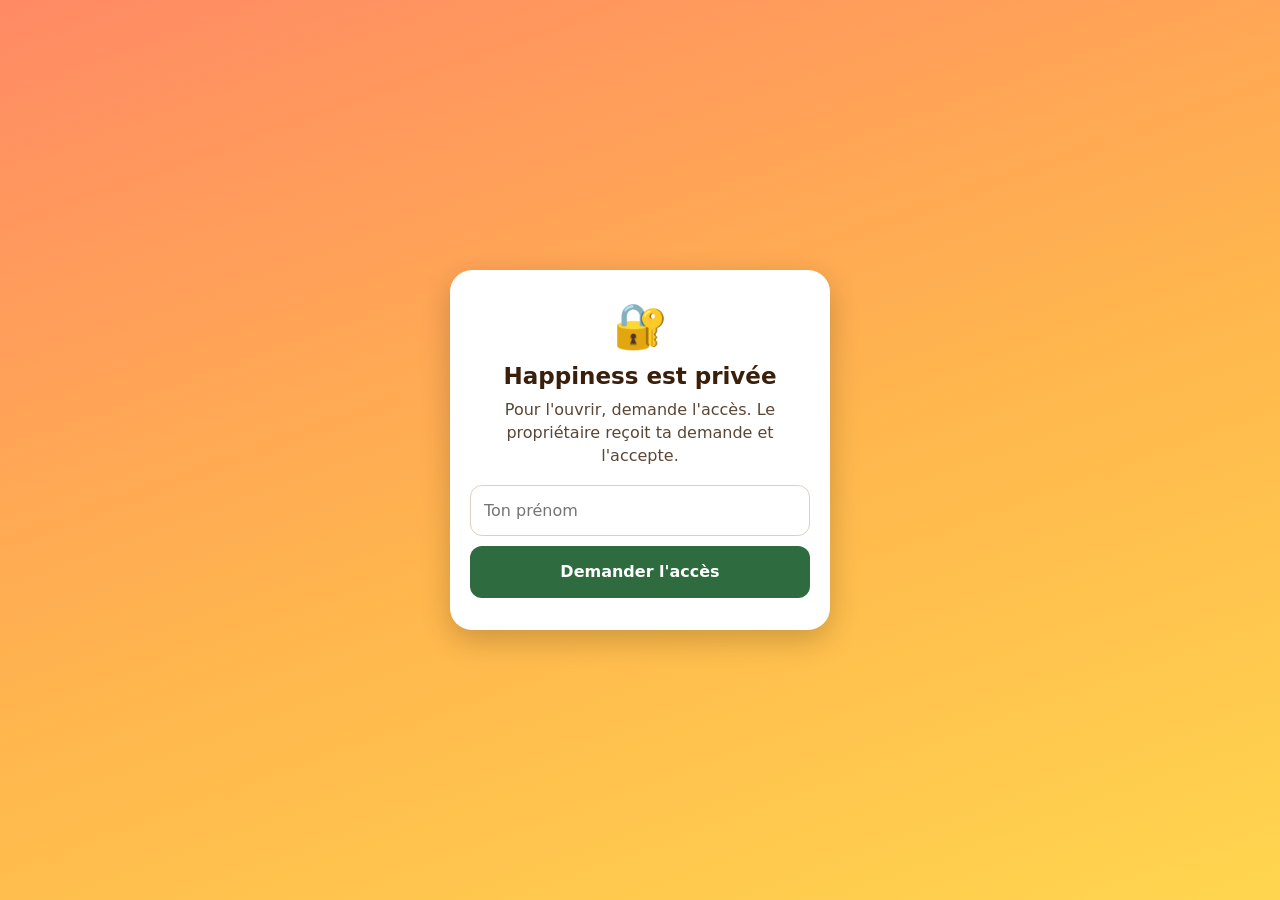
<file: installer/index.html>
<!doctype html>
<html lang="fr">
<head>
<base href="../">
<meta charset="utf-8">
<script src="../prive.js"></script>
<meta name="viewport" content="width=device-width,initial-scale=1,viewport-fit=cover">
<title>EPS ultime</title>
<meta name="theme-color" content="#1f7a4d">
<link rel="manifest" href="manifest.webmanifest">
<link rel="icon" href="icones/eps-192.png">
<link rel="apple-touch-icon" href="icones/eps-180.png">
<meta name="apple-mobile-web-app-capable" content="yes">
<meta name="mobile-web-app-capable" content="yes">
<meta name="apple-mobile-web-app-title" content="EPS ultime">
<style>
:root{--bg:#f3f5f1;--surface:#fff;--fg:#18201a;--muted:#5d6a60;--line:#d9ded4;--accent:#0b7fc4}
@media (prefers-color-scheme:dark){:root{--bg:#111613;--surface:#1a211c;--fg:#e8eee9;--muted:#9aa89e;--line:#2c362f;--accent:#1c8fd6;color-scheme:dark}}
*{box-sizing:border-box}
html,body,a,button{touch-action:manipulation}
body{margin:0 auto;max-width:640px;padding:calc(20px + env(safe-area-inset-top,0px)) 16px calc(40px + env(safe-area-inset-bottom,0px));background:var(--bg);color:var(--fg);font:16px/1.45 system-ui,-apple-system,"Segoe UI",sans-serif}
.top{display:flex;align-items:center;gap:12px;margin-bottom:22px}
.top img{width:48px;height:48px;border-radius:12px}
h1{font-size:26px;margin:0;line-height:1.1}
.sub{color:var(--muted);margin:2px 0 0;font-size:14px}
.tuiles{display:grid;grid-template-columns:1fr 1fr;gap:12px}
a.tuile{display:flex;flex-direction:column;align-items:center;gap:10px;padding:18px 10px;background:var(--surface);border:1px solid var(--line);border-radius:18px;color:inherit;text-decoration:none;text-align:center}
a.tuile:active{transform:scale(.97)}
a.tuile img{width:84px;height:84px;border-radius:20px}
a.tuile b{font-size:17px}
a.tuile span{color:var(--muted);font-size:13px;line-height:1.3}
.tuile[hidden]{display:none}
/* Le carnet en grand (80 % du temps), les autres plus petits */
.tuiles{grid-template-columns:repeat(4,minmax(0,1fr));gap:8px} /* Classeur EPS retiré de l'accueil (dossier classeur/ gardé en réserve) : les 4 autres sur une ligne */
a.tuile.principale{grid-column:1/-1;flex-direction:row;text-align:left;gap:16px;padding:18px 16px}
a.tuile.principale span{font-size:14px}
a.tuile:not(.principale){padding:12px 6px;gap:6px;border-radius:16px}
a.tuile:not(.principale) img,a.tuile:not(.principale) .ph{width:48px;height:48px;border-radius:12px;font-size:24px}
a.tuile:not(.principale) b{font-size:12.5px;line-height:1.2;overflow-wrap:anywhere}
a.tuile:not(.principale) span{font-size:11.5px}
.ph{width:84px;height:84px;border-radius:20px;background:var(--line);display:grid;place-items:center;font-size:40px}
.beta{font-size:11px;font-weight:700;text-transform:uppercase;letter-spacing:.05em;background:#f2c230;color:#2b2100;border-radius:99px;padding:2px 7px;vertical-align:middle}
h2{font-size:17px;margin:30px 0 8px}
details{background:var(--surface);border:1px solid var(--line);border-radius:12px;padding:10px 14px;margin:8px 0}
summary{font-weight:600;cursor:pointer}
li{margin:4px 0}
.note{color:var(--muted);font-size:14px;padding-left:20px}
.installe .web-seul{display:none}
body:not(.installe) .app-seul{display:none}
.accueil{text-align:center;display:grid;justify-items:center;gap:8px;padding-top:12px}
.accueil img{width:120px;height:120px;border-radius:28px;box-shadow:0 6px 20px rgba(0,0,0,.15)}
.accueil h1{font-size:30px;margin-top:8px}
.accueil p{color:var(--muted);margin:0;max-width:30em}
.ios{margin-top:18px;background:var(--surface);border:2px solid var(--accent);border-radius:16px;padding:14px 16px}
.ios[hidden]{display:none}
.ios ol{margin:10px 0 0;padding-left:22px}
.ios li{margin:8px 0}
.ios .k{display:inline-block;border:1px solid var(--line);border-radius:6px;padding:0 5px;background:var(--bg)}
.gros-bouton{display:inline-block;margin-top:14px;border-radius:14px;padding:16px 24px;font-weight:700;font-size:18px;background:var(--accent);color:#fff;text-decoration:none}
body:not(.sur-installer) .etape2,.sur-installer .etape1{display:none}
#installer{margin-top:10px;border:0;border-radius:14px;padding:15px 22px;font:inherit;font-weight:700;font-size:17px;background:var(--accent);color:#fff}
/* Accueil plus gai (Kevin) : seulement le nom, une couleur par appli */
a.tuile{border:0;color:#fff;box-shadow:0 6px 16px rgba(0,0,0,.14)}
a.tuile b{color:#fff;text-shadow:0 1px 2px rgba(0,0,0,.25)}
a.tuile img{box-shadow:0 3px 10px rgba(0,0,0,.25)}
a.tuile.principale b{font-size:22px}
a.tuile.principale{align-items:center}
a.tuile:not(.principale){padding:12px 4px}
a.tuile.c-carnet{background:linear-gradient(140deg,#1f5fc8,#4f9bff)}
a.tuile.c-tournoi{background:linear-gradient(140deg,#e08a00,#ffc23a)}
a.tuile.c-koh{background:linear-gradient(140deg,#0f8a6a,#3cc79a)}
a.tuile.c-fist{background:linear-gradient(140deg,#c62f3f,#ff6b6b)}
a.tuile.c-classeur{background:linear-gradient(140deg,#7a3fc4,#b07cff)}
a.tuile.c-battle{background:linear-gradient(140deg,#d0388f,#ff7ac0)}
a.tuile.c-journal{background:linear-gradient(140deg,#0f766e,#2dd4bf)}
a.tuile .beta{background:#fff;color:#1f5fc8}
</style>
</head>
<body>
<div class="app-seul">
<div class="top"><img src="icones/eps-192.png" alt=""><div><h1>EPS ultime</h1><p class="sub">Gratuites, sans compte, même sans internet.</p></div></div>
<div class="tuiles">
  <a class="tuile principale c-carnet" href="carnet/"><img src="icones/carnet-192.png" alt=""><div><b>Carnet EPS <small class="beta">bêta</small></b></div></a>
  <a class="tuile c-tournoi" href="tournoi/"><img src="icones/tournoi-192.png" alt=""><b>Tournoi</b></a>
  <a class="tuile c-koh" href="koh-lanta/"><img src="icones/koh-lanta-192.png" alt=""><b>Koh-Lanta Arène</b></a>
  <a class="tuile c-fist" href="le-fist/"><img src="icones/le-fist-192.png" alt=""><b>Le Fist</b></a>
  <a class="tuile c-battle" href="battle/jeux/?eps"><img src="icones/battle-192.png" alt=""><b>Battle des profs</b></a>
  <a class="tuile c-journal" href="journal/?eps"><img src="icones/journal-192.png" alt=""><b>Journal de l'école</b></a>
</div>
<div class="pied"><button type="button" id="b-param" aria-expanded="false">⚙️ Paramètres</button></div>
<section id="param" hidden>
  <div id="installe-bloc">
    <div id="ib-ok" class="relie" hidden><b>✅ L'appli EPS ultime est installée sur cet appareil.</b><br>Ouvre-la toujours par son icône : c'est là que sont tes données.</div>
    <div id="ib-non"><b>📲 Mettre l'appli sur ton téléphone</b>
      <ol class="note">
        <li><b>iPhone, Safari</b> : touche <b>Partager</b> (carré avec une flèche, en bas), fais défiler et choisis <b>« Sur l'écran d'accueil »</b>, puis <b>Ajouter</b>.<br><b>Chrome ou Brave sur iPhone</b> : touche ⬆️ dans la barre d'adresse (ou ⋯ › Partager), puis « Sur l'écran d'accueil ».</li>
        <li><b>Android, Chrome</b> : menu <b>⋮</b> › <b>Installer l'application</b> (ou « Ajouter à l'écran d'accueil »).</li>
        <li><b>Ordinateur, Chrome ou Edge</b> : icône d'installation à droite de la barre d'adresse (ou mets simplement cette page en favori).</li>
      </ol>
      <button id="installer2" class="go" type="button" hidden>Installer maintenant</button></div>
  </div>
  <h2>📱 Cet appareil</h2>
  <div class="relie" id="relie-code" hidden><b>✅ Le code EPS ultime est entré sur cet appareil.</b><br>Les listes d'élèves et les classements arrivent tout seuls, il n'y a rien d'autre à faire.</div>
  <div class="relie non" id="relie-sans" hidden><b>⚠️ Le code EPS ultime n'est pas encore entré sur cet appareil.</b><br>Sans lui, pas de listes d'élèves ni de classements. Il est demandé à l'ouverture de l'appli installée.</div>
  <h2>👀 Applis visibles à l'accueil</h2>
  <p class="note" style="padding:0;margin:0 0 6px">Décoche celles dont tu ne te sers pas : elles disparaissent de l'accueil (rien n'est effacé).</p>
  <div id="choix-applis"></div>
  <h2>☁️ Carnet sur le Drive <span id="pill" class="pill">non relié</span></h2>
  <div id="drv-ok" class="relie" hidden><b id="drv-t">✅ Le Carnet EPS est relié à ton tableau Google.</b><br><span id="drv-d"></span><br><a href="carnet/#drive" class="lien">Voir ou modifier le lien dans le Carnet ›</a></div>
  <div id="drv-non" hidden><p class="note" style="padding:0;margin:0 0 8px">Le Carnet EPS de cet appareil n'envoie rien sur ton Drive. Relié, il copie chaque changement dans ton tableau Google (lisible comme un Excel) et tes notes suivent sur tes autres appareils.</p>
    <a href="carnet/#drive" class="btn-lien">Relier le Carnet à mon Drive ›</a></div>
  <h2>💾 Sauvegarde complète</h2>
  <p class="note" style="padding:0;margin:0 0 8px">Un seul fichier .zip avec l'appli et toutes les données de cet appareil (carnet, prépas, évaluations, tournoi, Koh-Lanta, Fist, classeur, battle), à garder sur ton ordinateur. Il sert aussi à passer sur un nouveau téléphone : il suffit de le restaurer ici.</p>
  <label class="f-code" for="s-code">Code de sauvegarde</label>
  <input id="s-code" class="f-inp" type="password" autocomplete="off" autocapitalize="none" autocorrect="off" spellcheck="false" placeholder="Code">
  <div class="btns"><button class="go" id="s-sauv" type="button">Télécharger la sauvegarde</button><button id="s-rest" type="button">Restaurer une sauvegarde</button><input type="file" id="s-fich" accept=".zip,application/zip" hidden></div>
  <p id="s-etat" class="note" style="padding:0"></p>
  <div id="param-bas"></div>
</section>
</div>
<div class="web-seul">
<div class="accueil">
  <img src="icones/eps-512.png" alt="">
  <h1>EPS ultime</h1>
  <p>Une seule appli à installer sur ton téléphone. Elle contient le Carnet EPS (bêta), Tournoi, Koh-Lanta Arène, Le Fist, le Classeur EPS et la Battle des profs.</p>
  <a id="ouvrir" class="gros-bouton etape1" href="installer/">① Ouvrir l'appli EPS ultime</a>
  <p class="etape1" style="font-size:14px">Touche ce bouton, puis suis l'étape ② sur la page qui s'ouvre.</p>
  <button id="installer" type="button" hidden>Installer l'appli EPS</button>
</div>
<div id="ios" class="ios etape2" hidden>
  <b>② Maintenant, ajoute-la à ton écran d'accueil</b>
  <p style="margin:6px 0 0;color:var(--muted);font-size:14px">Si tu as ouvert ce lien depuis WhatsApp, un mail ou une autre appli, ouvre-le d'abord dans ton navigateur (Safari, Brave ou Chrome).</p>
  <ol>
    <li><b>Safari</b> : touche <span class="k">⬆️</span> en bas.<br><b>Brave</b> : touche <span class="k">⋯</span> puis <b>Partager</b>.<br><b>Chrome</b> : touche <span class="k">⬆️</span> dans la barre d'adresse.</li>
    <li>Fais défiler et choisis <b>« Sur l'écran d'accueil »</b>.</li>
    <li>Touche <b>Ajouter</b>. L'icône turquoise <b>EPS ultime</b> apparaît sur ton écran d'accueil.</li>
  </ol>
  <p style="margin:6px 0 0;color:var(--muted);font-size:14px">Pas de « Sur l'écran d'accueil » dans la liste ? Tout en bas, touche <b>« Modifier les actions… »</b> et active-le.</p>
</div>
<h2>Comment l'installer</h2>
<details><summary>iPhone (Safari, Chrome, Brave, Firefox, Edge…)</summary><ol><li>Touche le bouton Partager (carré avec une flèche). Dans Brave ou Chrome, il est parfois dans le menu ⋯.</li><li>Choisis « Sur l'écran d'accueil ».</li><li>Touche « Ajouter ».</li></ol></details>
<details><summary>Android (Chrome, Brave, Samsung Internet, Edge, Firefox…)</summary><ol><li>Ouvre le menu du navigateur (⋮ ou ☰).</li><li>Choisis « Installer l'application » ou « Ajouter à l'écran d'accueil ».</li></ol></details>
<p class="note" style="padding:0;margin-top:16px">Ensuite, ferme ce navigateur et ouvre l'appli <b>EPS ultime</b> depuis ton écran d'accueil. Le code de l'école te sera demandé une seule fois.</p>
<p style="text-align:center;margin:18px 0 0"><a href="#" id="sans-installer" style="color:var(--muted);font-size:14px">Utiliser sans installer (ordinateur)</a></p>
</div>
<h2>Bon à savoir</h2>
<ul class="note">
  <li>Tes données restent sur ton téléphone (et dans ton tableau Google si tu y relies le Carnet). Personne d'autre ne les voit.</li>
  <li>Chaque navigateur garde ses propres données, et l'appli installée aussi : utilise toujours l'icône EPS ultime.</li>
  <li>Pense à la 💾 Sauvegarde complète de temps en temps (⚙️ Paramètres, en bas de l'accueil) : un fichier à garder dans Fichiers, Drive ou OneDrive. Il sert aussi à passer sur un nouveau téléphone.</li>
  <li>Les nouvelles versions arrivent toutes seules à l'ouverture, sans effacer tes données.</li>
</ul>
<div id="porte" hidden>
  <form id="porte-f">
    <img src="icones/eps-192.png" alt="">
    <b>EPS ultime</b>
    <span>Entre le code EPS ultime (majuscules ou minuscules, peu importe). Il n'est demandé qu'une fois sur ce téléphone.</span>
    <input id="porte-i" autocomplete="off" autocapitalize="none" autocorrect="off" spellcheck="false" placeholder="Code EPS ultime">
    <button type="submit">Entrer</button>
    <span id="porte-m" class="err"></span>
  </form>
</div>
<style>
.pied{text-align:center;margin:30px 0 0}
.pied button{border:0;background:none;color:var(--muted);font:inherit;font-size:14px;font-weight:600;padding:8px 12px}
#param{margin-top:8px}
#param h2:first-child{margin-top:8px}
.choix{display:flex;align-items:center;gap:10px;padding:9px 12px;margin:6px 0;background:var(--surface);border:1px solid var(--line);border-radius:12px;font-weight:600}
.choix input{width:20px;height:20px;accent-color:var(--accent)}
.choix img{width:30px;height:30px;border-radius:8px}
.relie{background:#d8efdc;color:#1d5a2c;border-radius:14px;padding:12px 14px;font-size:14px;line-height:1.5;margin:6px 0 10px}
@media (prefers-color-scheme:dark){.relie{background:#1f3a26;color:#bfe6c8}}
.relie.non{background:#fff1d6;color:#6b4300}
@media (prefers-color-scheme:dark){.relie.non{background:#3a2c12;color:#f2d49b}}
.relie .lien{color:inherit;font-weight:600;font-size:13px}
.pill{display:inline-block;font-size:12px;font-weight:700;padding:2px 8px;border-radius:99px;background:var(--line);color:var(--muted);vertical-align:middle}
.pill.ok{background:#d8efdc;color:#1d5a2c}
.pill.att{background:#fff1d6;color:#6b4300}
#installe-bloc{background:var(--surface);border:2px solid var(--accent);border-radius:16px;padding:14px 16px;margin:8px 0 0}
#installe-bloc b{font-size:16px}
#installe-bloc ol{margin:8px 0 0;padding-left:20px}
.installe-vrai #installe-bloc{border:0;padding:0;background:none}
#param button,.btn-lien{border:1px solid var(--line);border-radius:10px;padding:10px 14px;font:inherit;font-weight:600;background:var(--surface);color:var(--fg);text-decoration:none;display:inline-block}
#param button.go,.btn-lien{background:var(--accent);border-color:var(--accent);color:#fff}
#param button:disabled{opacity:.5}
#installer2{width:100%;margin-top:10px}
.btns{display:flex;gap:8px;flex-wrap:wrap;margin-top:10px}
.f-code{display:block;font-size:14px;font-weight:600;margin:4px 0 4px}
.f-inp{width:100%;max-width:260px;border:1px solid var(--line);border-radius:10px;padding:11px;font:inherit;background:var(--surface);color:var(--fg)}
#s-etat.err{color:#c92a2a;font-weight:600}
#porte{position:fixed;inset:0;z-index:50;background:var(--bg);display:grid;place-items:center;padding:16px}
#porte[hidden]{display:none}
#porte form{display:grid;gap:12px;max-width:340px;width:100%;text-align:center;justify-items:center}
#porte img{width:72px;height:72px;border-radius:18px}
#porte b{font-size:22px}
#porte span{color:var(--muted);font-size:15px}
#porte input{width:100%;border:1px solid var(--line);border-radius:12px;padding:14px;font:inherit;font-size:17px;background:var(--surface);color:var(--fg);text-align:center}
#porte button{width:100%;border:0;border-radius:12px;padding:14px;font:inherit;font-weight:700;background:var(--accent);color:#fff}
#porte .err{color:#c92a2a;min-height:1.2em}
</style>
<script>
// Dans le navigateur : seulement la page d'installation. Dans l'appli installee : les tuiles.
// ?ordi dans l'adresse (favori sur l'ordinateur) : les tuiles directement, sans installer.
let modeNav = /[?&]ordi\b/.test(location.search); try { modeNav = modeNav || sessionStorage.getItem('eps-navigateur') === '1'; } catch(e){}
if (matchMedia('(display-mode: standalone)').matches || navigator.standalone || modeNav) document.body.classList.add('installe');
// L'installation se fait depuis installer/ (copie de cette page) : sur iPhone, certains navigateurs
// n'offrent « Sur l'écran d'accueil » que sur une sous-page. Une fois installee, l'appli revient ici.
const pageInstaller = location.pathname.endsWith('/installer/') || location.pathname.endsWith('/installer/index.html');
// Pas de redirection automatique : le bouton ① ouvre installer/, et c'est là qu'on fait Partager (Brave sur iPhone).
if (pageInstaller) document.body.classList.add('sur-installer');
if (document.body.classList.contains('installe') && pageInstaller) location.replace('./');
document.getElementById('sans-installer').onclick = e => { e.preventDefault(); try { sessionStorage.setItem('eps-navigateur', '1'); } catch(err){} location.reload(); };
const iOS = /iPhone|iPad|iPod/.test(navigator.userAgent) || (navigator.platform === 'MacIntel' && navigator.maxTouchPoints > 1);
if (iOS) document.getElementById('ios').hidden = false;
let invite = null;
window.addEventListener('beforeinstallprompt', e => { e.preventDefault(); invite = e; document.getElementById('installer').hidden = false; });
document.getElementById('installer').onclick = async () => { if (!invite) return; invite.prompt(); await invite.userChoice; invite = null; document.getElementById('installer').hidden = true; };
</script>
<script>
// Code d'ecole : debloque les listes d'eleves (chiffrees dans eleves.chiffre.json), une fois par appareil.
function montrerTableau(){
  let u = null; try { u = localStorage.getItem('eps-tableau'); } catch(e){}
  const t = document.getElementById('tuile-tableau');
  if (t){ if (u){ t.href = u; t.hidden = false; } else t.hidden = true; }
  let s = null; try { s = localStorage.getItem('eps-script'); } catch(e){}
  const c = document.getElementById('tuile-classement'); if (c) c.hidden = !s;
}
montrerTableau();
const b64 = s => Uint8Array.from(atob(s), c => c.charCodeAt(0));
async function ouvrirListes(code){
  const C = await (await fetch('eleves.chiffre.json', {cache: 'no-cache'})).json();
  const base = await crypto.subtle.importKey('raw', new TextEncoder().encode(code), 'PBKDF2', false, ['deriveKey']);
  const cle = await crypto.subtle.deriveKey({name: 'PBKDF2', salt: b64(C.s), iterations: 250000, hash: 'SHA-256'}, base, {name: 'AES-GCM', length: 256}, false, ['decrypt']);
  const txt = new TextDecoder().decode(await crypto.subtle.decrypt({name: 'AES-GCM', iv: b64(C.i)}, cle, b64(C.d)));
  const o = JSON.parse(txt);
  localStorage.setItem('kl-listes-v1', JSON.stringify(o.listes || o));
  if (o.tableau) localStorage.setItem('eps-tableau', o.tableau); else localStorage.removeItem('eps-tableau');
  if (o.script) localStorage.setItem('eps-script', o.script); else localStorage.removeItem('eps-script');
  montrerTableau();
  localStorage.setItem('eps-cle', code); // code d'EPS ultime (dechiffre les listes)
  localStorage.setItem('eps-code', o.scode || code); // code d'ecole envoye au script Google
  localStorage.setItem('eps-listes-v', C.v);
}
let codeGarde = null; try { codeGarde = localStorage.getItem('eps-cle') || localStorage.getItem('eps-code'); } catch(e){}
const installe = document.body.classList.contains('installe');
if (!codeGarde && installe) document.getElementById('porte').hidden = false;
else if (navigator.onLine) ouvrirListes(codeGarde).catch(() => {}); // listes mises a jour
document.getElementById('porte-f').onsubmit = async e => {
  e.preventDefault();
  const m = document.getElementById('porte-m'); m.textContent = 'Vérification…';
  try { await ouvrirListes(document.getElementById('porte-i').value.trim().toLowerCase()); document.getElementById('porte').hidden = true; m.textContent = ''; }
  catch(err){ m.textContent = navigator.onLine ? 'Code incorrect, réessaie.' : 'Connecte-toi à internet pour la première ouverture.'; }
};
</script>
<script src="sauvegarde.js"></script>
<script>
// Paramètres en bas de l'accueil (comme Happiness) : applis visibles (localStorage 'eps-cachees' = liste des href cachés)
(() => {
  const $ = id => document.getElementById(id), tuiles = [...document.querySelectorAll('.app-seul .tuiles a.tuile')];
  let cachees = []; try { cachees = JSON.parse(localStorage.getItem('eps-cachees') || '[]'); } catch(e){}
  cachees = cachees.map(h => h === 'battle/' ? 'battle/jeux/?eps' : h); // la tuile Battle ouvre maintenant la liste des jeux (03/11)
  const appliquer = () => tuiles.forEach(t => { if (!t.id) t.hidden = cachees.includes(t.getAttribute('href')); });
  $('choix-applis').innerHTML = tuiles.filter(t => !t.id).map(t => `<label class="choix"><input type="checkbox" data-h="${t.getAttribute('href')}" ${cachees.includes(t.getAttribute('href')) ? '' : 'checked'}><img src="${t.querySelector('img').getAttribute('src')}" alt="">${t.querySelector('b').textContent.replace('🔒 ', '')}</label>`).join('');
  $('choix-applis').onchange = e => { const h = e.target.dataset.h; if (!h) return; cachees = cachees.filter(x => x !== h); if (!e.target.checked) cachees.push(h);
    try { localStorage.setItem('eps-cachees', JSON.stringify(cachees)); } catch(err){} appliquer(); };
  appliquer();
  $('b-param').onclick = () => { const o = $('param').hidden; $('param').hidden = !o; $('b-param').setAttribute('aria-expanded', String(o)); if (o) $('param').scrollIntoView({behavior: 'smooth', block: 'start'}); };
  let code = false; try { code = !!(localStorage.getItem('eps-cle') || localStorage.getItem('eps-code')); } catch(e){}
  $('relie-code').hidden = !code; $('relie-sans').hidden = code;
  // Installée (icône de l'écran d'accueil) : on le dit ; sinon (ordinateur, ?ordi) : comment l'installer
  const vraie = matchMedia('(display-mode: standalone)').matches || !!navigator.standalone;
  $('ib-ok').hidden = !vraie; $('ib-non').hidden = vraie; document.body.classList.toggle('installe-vrai', vraie);
  window.addEventListener('beforeinstallprompt', () => { $('installer2').hidden = false; });
  $('installer2').onclick = () => document.getElementById('installer').click();
  // Carnet relié au Drive ? (réglage du Carnet, localStorage 'carnet-drive')
  const heure = ts => new Date(ts).toLocaleString('fr-BE', {day: 'numeric', month: 'long', hour: '2-digit', minute: '2-digit'});
  const drive = () => {
    let o = {}; try { o = JSON.parse(localStorage.getItem('carnet-drive') || '{}') || {}; } catch(e){}
    const ok = !!(o.url && o.cle);
    $('drv-ok').hidden = !ok; $('drv-non').hidden = ok;
    $('pill').textContent = !ok ? 'non relié' : o.err ? 'à vérifier' : o.attente ? 'envoi en attente' : 'relié';
    $('pill').className = 'pill' + (!ok ? '' : o.err || o.attente ? ' att' : ' ok');
    $('drv-ok').classList.toggle('non', ok && !!o.err);
    $('drv-t').textContent = ok && o.err ? '⚠️ Le Carnet est relié au Drive, mais le dernier envoi n\'a pas marché.' : '✅ Le Carnet EPS est relié à ton tableau Google.';
    $('drv-d').textContent = !ok ? '' : (o.err ? o.err + ' ' : '') + (o.attente ? 'Des changements attendent d\'être envoyés : ouvre le Carnet avec internet. ' : 'Chaque changement du carnet part tout seul sur le Drive. ')
      + (o.dernier ? 'Dernier envoi : ' + heure(o.dernier) + '.' : '') + (o.cle ? ' Code du carnet : ' + o.cle + '.' : '');
  };
  drive(); window.addEventListener('storage', drive); document.addEventListener('visibilitychange', () => { if (!document.hidden) drive(); });
  // Sauvegarde complète (sauvegarde.js), protégée par le code de sauvegarde
  const dire = (t, err) => { $('s-etat').textContent = t; $('s-etat').className = 'note' + (err ? ' err' : ''); };
  const occupe = o => { $('s-sauv').disabled = $('s-rest').disabled = o; };
  const mo = n => n > 1048576 ? (n / 1048576).toFixed(1) + ' Mo' : Math.ceil(n / 1024) + ' Ko';
  const verifier = async () => {
    if (!$('s-code').value.trim()){ dire('Tape d\'abord le code de sauvegarde.', true); $('s-code').focus(); return false; }
    if (!(await Sauvegarde.codeOk($('s-code').value))){ dire('Code de sauvegarde incorrect.', true); $('s-code').select(); return false; }
    return true;
  };
  $('s-sauv').onclick = async () => {
    occupe(true);
    try { if (await verifier()){ const r = await Sauvegarde.sauvegarder(t => dire(t)); dire(`✓ Sauvegarde téléchargée (${r.n} classe${r.n > 1 ? 's' : ''} dans le carnet, ${mo(r.taille)})${r.drive ? ', avec aussi la copie du carnet qui est sur ton Drive' : ''}. Range-la dans un dossier de ton ordinateur : elle contient les notes de tes élèves.`); } }
    catch(e){ dire('⚠️ ' + e.message, true); }
    occupe(false);
  };
  // iPhone : le choix du fichier doit s'ouvrir tout de suite au toucher (pas après une attente), le code est vérifié ensuite
  $('s-rest').onclick = () => { if (!$('s-code').value.trim()){ verifier(); return; } $('s-fich').click(); };
  $('s-fich').onchange = async () => {
    const f = $('s-fich').files[0]; $('s-fich').value = ''; if (!f) return; if (!(await verifier())) return;
    occupe(true);
    try {
      const L = await Sauvegarde.lire(f), quand = new Date(L.date).toLocaleDateString('fr-BE', {day: 'numeric', month: 'long', year: 'numeric'});
      if (confirm(`Remettre la sauvegarde du ${quand} (${L.classes} classe${L.classes > 1 ? 's' : ''} dans le carnet) ?\n\nLes données EPS ultime de cet appareil seront remplacées par celles de la sauvegarde.${/"url"/.test(localStorage.getItem('carnet-drive') || '') ? ' Ensuite, le carnet reprend tout seul ce qui est plus récent sur ton Drive.' : ''}`)){
        Sauvegarde.remettre(L); dire(`✓ Sauvegarde du ${quand} remise. L'appli se recharge…`); setTimeout(() => location.reload(), 1500);
      } else dire('');
    } catch(e){ dire('⚠️ ' + e.message, true); }
    occupe(false);
  };
  // Appli installée : « Bon à savoir » passe dans les Paramètres
  if (document.body.classList.contains('installe')) { const h = [...document.querySelectorAll('body > h2')].find(x => /Bon à savoir/.test(x.textContent)); if (h) $('param-bas').append(h, h.nextElementSibling); }
})();
</script>
<script>
// Mise a jour automatique : on verifie a chaque ouverture et a chaque retour dans l'appli,
// et on recharge une fois quand la nouvelle version est prete (les donnees restent sur le telephone).
if ('serviceWorker' in navigator) {
  const dejaPilote = !!navigator.serviceWorker.controller; let recharge = false;
  navigator.serviceWorker.addEventListener('controllerchange', () => { if (dejaPilote && !recharge) { recharge = true; location.reload(); } });
  if (navigator.onLine) navigator.serviceWorker.register('sw.js').then(reg => {
    document.addEventListener('visibilitychange', () => { if (document.visibilityState === 'visible' && navigator.onLine) reg.update().catch(() => {}); });
  }).catch(() => {});
}
</script>
</body>
</html>
</file>
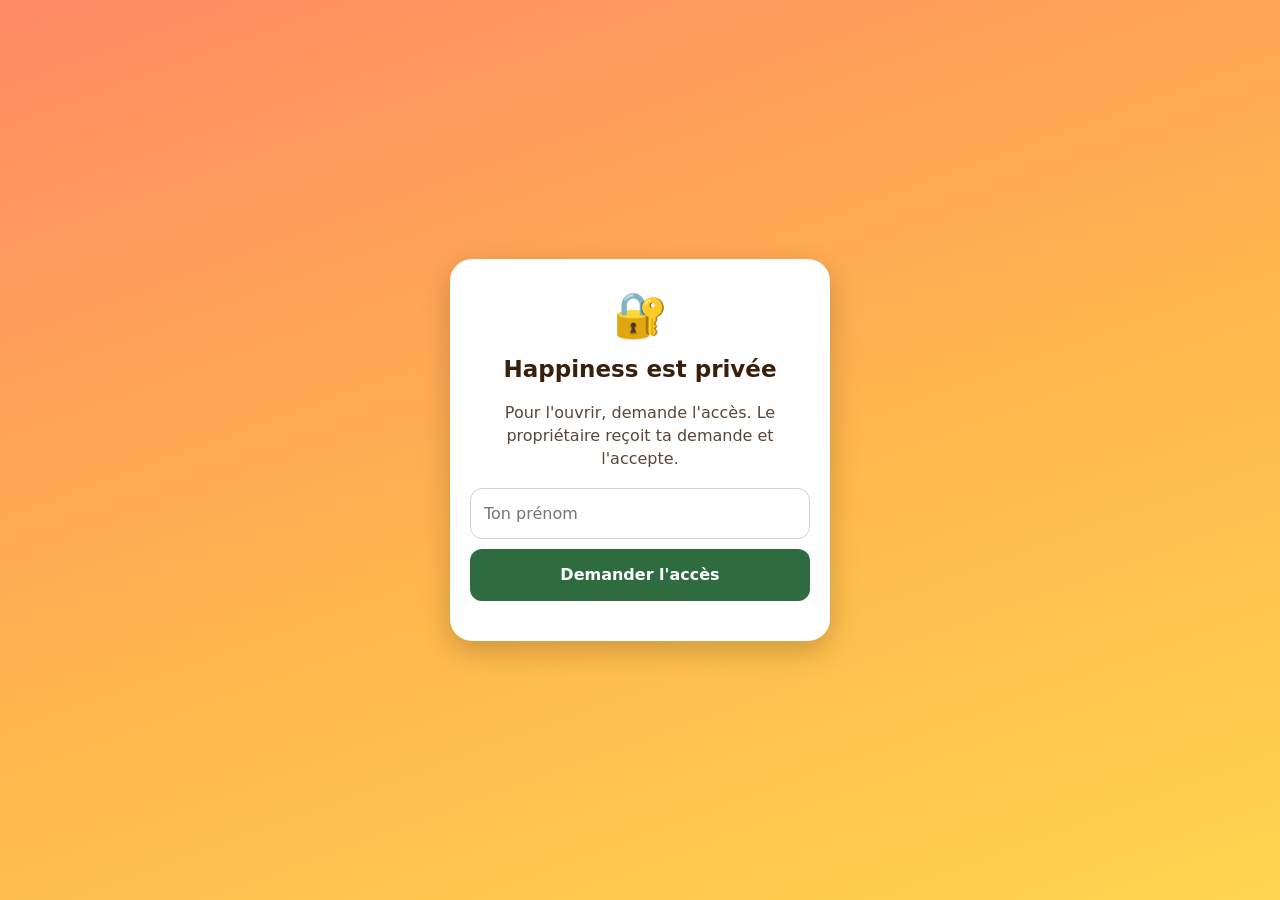
<file: journal/index.html>
<!doctype html>
<html lang="fr">
<head>
<meta charset="utf-8">
<script src="../prive.js"></script>
<meta name="viewport" content="width=device-width,initial-scale=1,viewport-fit=cover">
<title>Journal de l'école</title>
<meta name="theme-color" content="#0f766e">
<meta name="color-scheme" content="light">
<link rel="manifest" href="manifest.webmanifest">
<link rel="preconnect" href="https://fonts.googleapis.com"><link rel="preconnect" href="https://fonts.gstatic.com" crossorigin>
<link rel="stylesheet" href="https://fonts.googleapis.com/css2?family=Bebas+Neue&family=Merriweather:wght@400;700;900&family=Oswald:wght@400;700&family=Pacifico&family=Permanent+Marker&family=Playfair+Display:wght@400;700;900&family=Roboto:wght@400;700;900&family=Special+Elite&display=swap">
<link rel="icon" href="../icones/journal-192.png">
<link rel="apple-touch-icon" href="../icones/journal-180.png">
<meta name="apple-mobile-web-app-capable" content="yes">
<meta name="mobile-web-app-capable" content="yes">
<meta name="apple-mobile-web-app-title" content="Journal">
<meta name="apple-mobile-web-app-status-bar-style" content="black-translucent">
<style>
:root{--teal:#0f766e;--teal2:#14b8a6;--fond:#f4f1ea;--carte:#fff;--encre:#1c1917;--gris:#6b6459;--ligne:#e4ded2;--jaune:#f59e0b;--rouge:#dc2626;--vert:#15803d;--bleu:#1d4ed8;--violet:#7c3aed}
*{box-sizing:border-box}
html,body{margin:0}
body{background:var(--fond);color:var(--encre);font:16px/1.45 system-ui,-apple-system,"Segoe UI",sans-serif;-webkit-tap-highlight-color:transparent}
button,input,select,textarea{font:inherit;color:inherit}
button{cursor:pointer}
[hidden]{display:none!important}
.ecran{min-height:100vh;display:flex;flex-direction:column;align-items:center;justify-content:center;padding:calc(env(safe-area-inset-top) + 24px) 20px calc(env(safe-area-inset-bottom) + 24px);text-align:center;background:linear-gradient(170deg,#0f766e,#134e4a 70%,#0b2f2c);color:#fff}
.ecran .boite{width:100%;max-width:420px}
.ecran img.logo{width:96px;height:96px;border-radius:22px;box-shadow:0 10px 26px rgba(0,0,0,.35)}
.ecran h1{font:900 34px/1.05 Georgia,"Times New Roman",serif;margin:16px 0 6px;letter-spacing:-.01em}
.ecran p{margin:8px 0;color:#ccfbf1}
.ecran .carte-b{background:#fff;color:var(--encre);border-radius:20px;padding:18px;margin-top:18px;text-align:left;box-shadow:0 10px 30px rgba(0,0,0,.3)}
.ecran .carte-b p{color:var(--gris)}
.gros{display:block;width:100%;border:0;border-radius:14px;padding:15px;font-weight:800;font-size:18px;background:linear-gradient(140deg,#e8590c,#f59e0b);color:#fff;box-shadow:0 4px 0 #9a3a06;margin-top:10px}
.gros:active{transform:translateY(3px);box-shadow:0 1px 0 #9a3a06}
.gros.vert{background:linear-gradient(140deg,#0f766e,#14b8a6);box-shadow:0 4px 0 #0b4f49}
.lien-doux{display:inline-block;margin-top:14px;color:#ccfbf1;font-size:14px;background:none;border:0;text-decoration:underline}
.champ{display:block;width:100%;padding:14px;border-radius:12px;border:2px solid var(--ligne);font-size:20px;text-align:center;letter-spacing:.15em;background:#fff;color:var(--encre)}
.champ.txt{letter-spacing:0;font-size:18px}
.err{color:#b91c1c;font-weight:700;min-height:1.4em;margin:6px 0 0}

/* ---- appli ---- */
#app{min-height:100vh;padding-bottom:calc(env(safe-area-inset-bottom) + 76px)}
header.barre{position:sticky;top:0;z-index:20;background:var(--teal);color:#fff;padding:calc(env(safe-area-inset-top) + 8px) 14px 10px;display:flex;align-items:center;gap:10px;box-shadow:0 2px 10px rgba(0,0,0,.15)}
header.barre .t{font:900 21px/1 Georgia,serif;flex:1;min-width:0;white-space:nowrap;overflow:hidden;text-overflow:ellipsis}
header.barre a.ret{color:#ccfbf1;text-decoration:none;font-size:14px;font-weight:600;white-space:nowrap}
header.barre button{background:rgba(255,255,255,.16);border:0;color:#fff;border-radius:10px;padding:6px 10px;font-size:14px;font-weight:700;white-space:nowrap}
.pastille{display:inline-block;padding:2px 8px;border-radius:99px;font-size:12px;font-weight:700;background:rgba(255,255,255,.18)}
.pastille.att{background:#fde68a;color:#78350f}.pastille.ko{background:#fecaca;color:#7f1d1d}
main{max-width:760px;margin:0 auto;padding:14px 14px 20px}
nav.onglets{position:fixed;left:0;right:0;bottom:0;z-index:30;background:#fff;border-top:1px solid var(--ligne);display:grid;grid-template-columns:repeat(6,1fr);padding:4px 4px calc(env(safe-area-inset-bottom) + 4px)}
nav.onglets button{background:none;border:0;padding:6px 2px;display:flex;flex-direction:column;align-items:center;gap:1px;font-size:11.5px;font-weight:700;color:var(--gris);border-radius:12px}
nav.onglets button i{font-style:normal;font-size:22px;line-height:1.1}
nav.onglets button.on{color:var(--teal);background:#ccfbf1}
nav.onglets button .bulle{position:absolute;margin-left:22px;margin-top:-2px;background:var(--rouge);color:#fff;border-radius:99px;font-size:10px;padding:0 5px;line-height:16px}
h2.titre{font:900 24px/1.15 Georgia,serif;margin:6px 0 12px}
h3.st{font-size:13px;letter-spacing:.1em;text-transform:uppercase;color:var(--gris);margin:20px 0 8px}
.carte{background:var(--carte);border:1px solid var(--ligne);border-radius:16px;padding:14px;margin:0 0 12px;box-shadow:0 1px 3px rgba(0,0,0,.04)}
.carte h4{margin:0 0 4px;font-size:17px}
.mut{color:var(--gris);font-size:14px}
.btn{border:1px solid var(--ligne);background:#fff;border-radius:11px;padding:9px 13px;font-weight:700;font-size:15px}
.btn.p{background:var(--teal);border-color:var(--teal);color:#fff}
.btn.o{background:var(--jaune);border-color:var(--jaune);color:#422006}
.btn.r{color:var(--rouge)}
.btn.petit{padding:5px 10px;font-size:13.5px;border-radius:9px}
.btn:disabled{opacity:.45}
.rangee{display:flex;flex-wrap:wrap;gap:8px;align-items:center}
.ajout{display:flex;align-items:center;justify-content:center;gap:8px;width:100%;padding:13px;border:2px dashed #99c9c2;border-radius:14px;background:#f0fdfa;color:var(--teal);font-weight:800;font-size:16px;margin-bottom:14px}
.puces{display:flex;gap:6px;overflow-x:auto;padding-bottom:4px;margin-bottom:10px;scrollbar-width:none}
.puces button{flex:none;border:1px solid var(--ligne);background:#fff;border-radius:99px;padding:6px 12px;font-size:14px;font-weight:700;color:var(--gris)}
.puces button.on{background:var(--encre);border-color:var(--encre);color:#fff}
.etat{display:inline-block;font-size:12px;font-weight:800;padding:2px 8px;border-radius:99px;white-space:nowrap}
.postit.perso{outline:2px dashed #57534e;outline-offset:-5px}
.etat.prive{background:#1c1917;color:#fff}
.etat.brouillon{background:#e7e5e4;color:#44403c}.etat.relire{background:#fef3c7;color:#92400e}.etat.valide{background:#dcfce7;color:#166534}
.vide{text-align:center;color:var(--gris);padding:26px 10px}
.nouveau{background:#fffbeb;border:1px solid #fde68a;border-radius:14px;padding:10px 14px;margin-bottom:12px;font-size:15px}
.grille2{display:grid;grid-template-columns:1fr 1fr;gap:10px}
.chiffre{font:900 30px/1 Georgia,serif;color:var(--teal)}

/* agenda */
.mois{background:#fff;border:1px solid var(--ligne);border-radius:16px;padding:10px;margin-bottom:14px}
.mois .tete{display:flex;align-items:center;justify-content:space-between;margin-bottom:6px;font-weight:800;text-transform:capitalize}
.mois .tete button{border:0;background:#f5f5f4;border-radius:9px;width:34px;height:30px;font-size:18px}
.mois .jours{display:grid;grid-template-columns:repeat(7,1fr);gap:2px;text-align:center;font-size:13px}
.mois .jours b{color:var(--gris);font-size:11px;padding:2px 0}
.mois .j{padding:5px 0 7px;border-radius:9px;position:relative}
.mois .j.hors{color:#c8c2b6}.mois .j.auj{background:#ccfbf1;font-weight:900}
.mois .j .pts{position:absolute;left:0;right:0;bottom:2px;display:flex;justify-content:center;gap:2px}
.mois .j .pts i{width:5px;height:5px;border-radius:50%;background:var(--teal)}
.mois .j .pts i.bc{background:var(--rouge)}.mois .j .pts i.pa{background:var(--jaune)}
.reu{display:flex;gap:12px}
.reu .cal{flex:none;width:56px;text-align:center;border-radius:12px;overflow:hidden;border:1px solid var(--ligne);align-self:flex-start}
.reu .cal small{display:block;background:var(--rouge);color:#fff;font-size:11px;font-weight:800;text-transform:uppercase;padding:2px 0}
.reu .cal b{display:block;font:900 24px/1.2 Georgia,serif;padding:2px 0 0}
.reu .cal span{display:block;font-size:11px;color:var(--gris);padding-bottom:3px;text-transform:capitalize}
.reu .corps{flex:1;min-width:0}
.reu .odj{white-space:pre-wrap;background:#fafaf9;border-radius:10px;padding:8px 10px;margin:8px 0;font-size:14.5px}
.reps{display:flex;flex-wrap:wrap;gap:4px;margin:6px 0}
.reps span{font-size:12.5px;padding:2px 8px;border-radius:99px;background:#f5f5f4}
.reps span.oui{background:#dcfce7}.reps span.non{background:#fee2e2}.reps span.pt{background:#fef3c7}
.choix3{display:grid;grid-template-columns:repeat(3,1fr);gap:6px;margin-top:8px}
.choix3 button{border:1px solid var(--ligne);background:#fff;border-radius:10px;padding:8px 2px;font-size:13.5px;font-weight:700}
.choix3 button.on.oui{background:#16a34a;border-color:#16a34a;color:#fff}
.choix3 button.on.pt{background:#f59e0b;border-color:#f59e0b;color:#fff}
.choix3 button.on.non{background:#dc2626;border-color:#dc2626;color:#fff}
details.passees summary{cursor:pointer;color:var(--gris);font-weight:700;margin:10px 0}

/* articles */
.art{display:flex;gap:12px;align-items:flex-start;cursor:pointer}
.art .vign{flex:none;width:64px;height:64px;border-radius:10px;background:#eee center/cover;display:flex;align-items:center;justify-content:center;font-size:26px}
.art .rub{font-size:12px;font-weight:800;color:var(--teal);text-transform:uppercase;letter-spacing:.06em}
.art h4{font:800 18px/1.2 Georgia,serif;margin:2px 0 4px}
.place{font-size:12.5px;color:var(--gris)}

/* éditeur */
#vue-editeur{position:fixed;inset:0;z-index:50;background:var(--fond);overflow-y:auto;padding-bottom:calc(env(safe-area-inset-bottom) + 40px)}
#vue-editeur .ed{max-width:760px;margin:0 auto;padding:12px 14px}
.lab{display:block;font-size:13px;font-weight:800;color:var(--gris);margin:14px 0 4px;text-transform:uppercase;letter-spacing:.06em}
.inp{display:block;width:100%;padding:11px 12px;border:1px solid var(--ligne);border-radius:12px;background:#fff;font-size:16px}
textarea.inp{min-height:80px;resize:vertical}
.inp.titre{font:800 22px/1.2 Georgia,serif}
.outils{position:sticky;top:calc(env(safe-area-inset-top) + 52px);z-index:5;display:flex;flex-wrap:wrap;gap:4px;background:#e7e5e4;padding:5px;border-radius:12px 12px 0 0;margin-top:4px}
.outils button{border:0;background:#fff;border-radius:8px;min-width:38px;height:36px;padding:0 8px;font-size:15px}
.outils button.on{background:var(--encre);color:#fff}
#ed-corps{min-height:260px;background:#fff;border:1px solid var(--ligne);border-top:0;border-radius:0 0 12px 12px;padding:14px;font:17px/1.6 Georgia,serif;outline:none}
#ed-corps:empty:before{content:attr(data-ph);color:#a8a29e}
#ed-corps h3{font:800 19px/1.3 system-ui,sans-serif;margin:16px 0 6px}
#ed-corps blockquote{margin:12px 0;padding:6px 14px;border-left:4px solid var(--jaune);font-style:italic;font-size:19px}
#ed-corps p{margin:0 0 10px}
.compte{display:flex;justify-content:space-between;gap:10px;font-size:13.5px;color:var(--gris);margin-top:6px}
.photo-ed{display:flex;gap:12px;align-items:flex-start}
.photo-ed .ph{flex:none;width:120px;height:90px;border-radius:12px;background:#e7e5e4 center/cover;display:flex;align-items:center;justify-content:center;color:var(--gris);font-size:30px}
.coms .com{background:#fff;border:1px solid var(--ligne);border-radius:12px;padding:8px 12px;margin-bottom:8px;font-size:15px}
.coms .com b{font-size:13.5px}
.coms .com.prof{border-color:#fcd34d;background:#fffbeb}
.edtete{position:sticky;top:0;z-index:6;background:var(--teal);color:#fff;padding:calc(env(safe-area-inset-top) + 8px) 14px 10px;display:flex;gap:8px;align-items:center}
.edtete button{background:rgba(255,255,255,.18);border:0;color:#fff;border-radius:10px;padding:7px 11px;font-weight:700;font-size:14px}
.edtete .t{flex:1;font-weight:800;min-width:0;overflow:hidden;white-space:nowrap;text-overflow:ellipsis}
.ed-actions{display:flex;flex-wrap:wrap;gap:8px;margin-top:16px}

/* idées */
.murs{display:grid;grid-template-columns:repeat(auto-fill,minmax(150px,1fr));gap:12px}
.postit{position:relative;padding:12px 12px 10px;border-radius:4px 4px 18px 4px;box-shadow:0 3px 8px rgba(0,0,0,.12);min-height:130px;display:flex;flex-direction:column;font-size:15.5px}
.postit:nth-child(3n){transform:rotate(-1deg)}.postit:nth-child(3n+1){transform:rotate(.8deg)}
.postit .cat{font-size:11px;font-weight:900;text-transform:uppercase;letter-spacing:.06em;opacity:.7}
.postit .tx{flex:1;margin:4px 0 8px;white-space:pre-wrap;overflow-wrap:anywhere;font-weight:600}
.postit .pied{display:flex;align-items:center;gap:6px;font-size:12.5px}
.postit .pied .qui{flex:1;opacity:.75}
.postit button{border:0;background:rgba(255,255,255,.65);border-radius:99px;padding:3px 9px;font-size:13px;font-weight:800}
.postit button.on{background:#1c1917;color:#fff}
.postit .pris{font-size:12.5px;font-weight:800;margin-top:6px;background:rgba(255,255,255,.6);border-radius:8px;padding:3px 7px}
.postit .x{position:absolute;top:4px;right:4px;background:none;opacity:.5;padding:2px 6px}
.nouv-idee{display:flex;flex-direction:column;gap:8px;margin-bottom:14px}

/* maquette */
.pages-t{display:grid;grid-template-columns:repeat(4,1fr);gap:6px;margin-bottom:10px}
.pages-t button{border:1px solid var(--ligne);background:#fff;border-radius:11px;padding:7px 2px;font-weight:800;font-size:13.5px;line-height:1.15}
.pages-t button small{display:block;font-weight:600;color:var(--gris);font-size:11px}
.pages-t button.on{background:var(--encre);color:#fff;border-color:var(--encre)}
.pages-t button.on small{color:#d6d3d1}
.gabs{display:flex;gap:8px;overflow-x:auto;padding:2px 2px 8px;margin-bottom:8px}
.gab{flex:none;width:74px;text-align:center;border:0;background:none;padding:0;font-size:11px;font-weight:700;color:var(--gris)}
.gab .mini{width:74px;height:104px;background:#fff;border:2px solid var(--ligne);border-radius:6px;padding:5px;display:grid;gap:3px;margin-bottom:3px}
.gab .mini.une{grid-template-rows:auto}
.gab .mini i{background:#d6d3d1;border-radius:2px}
.gab .mini i.s{background:#fde68a}.gab .mini i.m{background:#1c1917;height:9px}
.gab.on .mini{border-color:var(--teal);box-shadow:0 0 0 2px var(--teal)}
.gab.on{color:var(--teal)}
.apercu{background:#d6d3d1;border-radius:14px;padding:10px;margin-bottom:10px}
.cadre{position:relative;margin:0 auto;box-shadow:0 6px 20px rgba(0,0,0,.25)}
.cadre > .page{position:absolute;top:0;left:0;transform-origin:0 0}
.prop{background:#fff;border:1px solid var(--ligne);border-radius:16px;padding:10px;margin-bottom:12px}
.prop .mini4{display:grid;grid-template-columns:repeat(4,1fr);gap:6px;margin:6px 0 8px}
.prop .mini4 .cadre{box-shadow:0 2px 6px rgba(0,0,0,.2)}
.rp{display:flex;align-items:center;gap:8px;justify-content:space-between}
.fiche-num .lignes{display:grid;grid-template-columns:1fr 1fr;gap:8px}

/* feuille (fenêtre du bas) */
#feuille{position:fixed;inset:0;z-index:80;background:rgba(12,10,9,.55);display:flex;align-items:flex-end;justify-content:center}
#feuille .f{width:100%;max-width:560px;max-height:92vh;overflow-y:auto;background:#fff;border-radius:22px 22px 0 0;padding:18px 16px calc(env(safe-area-inset-bottom) + 18px)}
#feuille h3{margin:0 0 6px;font:900 21px/1.2 Georgia,serif}
#feuille .actions{display:flex;gap:8px;margin-top:16px}
#feuille .actions .btn{flex:1;padding:12px}
@media (min-width:700px){#feuille{align-items:center}#feuille .f{border-radius:22px}}
.liste-ch button{display:flex;width:100%;text-align:left;gap:10px;align-items:center;border:1px solid var(--ligne);background:#fff;border-radius:12px;padding:10px;margin-bottom:6px}
.liste-ch button .ok{margin-left:auto;font-size:12.5px;font-weight:800;white-space:nowrap}
.membre{display:flex;align-items:center;gap:10px;padding:10px 0;border-bottom:1px solid var(--ligne)}
.membre:last-child{border-bottom:0}
.accs{display:flex;flex-wrap:wrap;gap:3px;margin-top:4px}
.accs .acc{font-size:14px;background:#f5f5f4;border-radius:7px;padding:0 4px}
.choix-roles{display:grid;grid-template-columns:1fr 1fr;gap:6px}
.choix-roles label{display:flex;gap:6px;align-items:center;border:1px solid var(--ligne);border-radius:10px;padding:7px 8px;font-size:14px;font-weight:600}
.choix-roles label.on{background:#f0fdfa;border-color:var(--teal)}
.choix-acces label{display:flex;gap:8px;align-items:flex-start;padding:7px 2px;border-bottom:1px solid var(--ligne);font-size:15px}
.choix-acces label:last-child{border-bottom:0}
.choix-acces input{margin-top:3px;width:18px;height:18px;flex:none}
.av{flex:none;width:38px;height:38px;border-radius:50%;display:flex;align-items:center;justify-content:center;font-weight:900;color:#fff}
/* ---- messages ---- */
.fil{display:flex;align-items:center;gap:12px;cursor:pointer;padding:12px 14px}
.fil-ic{font-size:26px;width:42px;height:42px;border-radius:50%;background:#f0fdfa;display:flex;align-items:center;justify-content:center;flex:none}
.fil-t{flex:1;min-width:0;display:flex;flex-direction:column}
.fil-der{white-space:nowrap;overflow:hidden;text-overflow:ellipsis}
.fil-d{display:flex;flex-direction:column;align-items:flex-end;gap:4px;flex:none}
.fil-nl{background:var(--teal2);color:#fff;border-radius:99px;font-size:12px;font-weight:800;padding:1px 8px}
.fil-nl.at{background:var(--rouge)}
#vue.en-chat{padding-bottom:150px}
.chat-tete{position:sticky;top:calc(env(safe-area-inset-top) + 52px);z-index:5;display:flex;align-items:center;gap:10px;background:var(--fond);padding:6px 0 8px;margin-top:-6px}
.chat-tete .ch-nom{flex:1;min-width:0;font-size:17px;white-space:nowrap;overflow:hidden;text-overflow:ellipsis}
.jour{text-align:center;margin:14px 0 8px}.jour span{background:#e7e2d6;color:#57534e;font-size:12.5px;font-weight:700;border-radius:99px;padding:3px 10px}
.msg{display:flex;align-items:flex-end;gap:7px;margin-top:8px}
.msg.suite{margin-top:2px}
.msg .av{width:30px;height:30px;font-size:14px}.msg .av-vide{width:30px;flex:none}
.msg .bul{background:#fff;border:1px solid var(--ligne);border-radius:16px 16px 16px 5px;padding:6px 11px 4px;max-width:min(78%,520px);box-shadow:0 1px 1px rgba(0,0,0,.04);overflow-wrap:anywhere}
.msg.pourmoi .bul{border-color:#fca5a5;box-shadow:0 0 0 2px #fee2e2}
.msg.mien{flex-direction:row-reverse}.msg.mien .av-vide{display:none}
.msg.mien .bul{background:#ccfbf1;border-color:#99f6e4;border-radius:16px 16px 5px 16px}
.msg .qui{font-size:13px;font-weight:800}
.msg .txt{font-size:15.5px;line-height:1.4}
.msg .txt a{color:var(--bleu)}
.msg .at{color:var(--teal)}.msg .at.moi{background:#fef08a;color:#713f12;border-radius:5px;padding:0 2px}
.msg .pied{display:flex;gap:8px;justify-content:flex-end;font-size:11.5px;color:var(--gris);margin-top:2px}
.msg .pour{color:#b91c1c;font-weight:700}
.msg-sup{display:block;margin:4px 0 2px auto;border:0;background:#fee2e2;color:#b91c1c;border-radius:8px;font-size:12.5px;font-weight:700;padding:3px 8px}
.compo{position:fixed;left:0;right:0;bottom:calc(env(safe-area-inset-bottom) + 62px);z-index:25;background:var(--fond);border-top:1px solid var(--ligne);padding:6px 10px}
.compo>*{max-width:760px;margin-left:auto;margin-right:auto}
.compo-l{display:flex;align-items:flex-end;gap:6px}
.compo textarea{flex:1;resize:none;border:1px solid var(--ligne);border-radius:20px;padding:9px 14px;font-size:16px;line-height:1.35;background:#fff;max-height:140px}
.compo .env,.compo .at-b{flex:none;width:42px;height:42px;border-radius:50%;border:0;font-size:19px;font-weight:900}
.compo .env{background:var(--teal);color:#fff}
.compo .at-b{background:#fff;border:1px solid var(--ligne);color:var(--teal)}
.choix-pour{display:flex;flex-wrap:wrap;gap:6px;align-items:center;padding:4px 0 8px}
.choix-pour .pq{border:1px solid var(--ligne);background:#fff;border-radius:99px;padding:6px 12px;font-size:14px;font-weight:700}
.choix-pour .pq.on{background:var(--teal);border-color:var(--teal);color:#fff}
.pour-ch{display:flex;flex-wrap:wrap;gap:6px}.pour-ch:not(:empty){padding:0 0 6px}
.pour-ch .tag{background:#fee2e2;color:#991b1b;border-radius:99px;font-size:13px;font-weight:800;padding:3px 4px 3px 10px;display:inline-flex;align-items:center;gap:2px}
.pour-ch .tag button{border:0;background:none;color:inherit;font-size:12px;padding:0 4px}
@media (max-width:380px){nav.onglets button{font-size:10.5px}}
.toast{position:fixed;left:50%;bottom:calc(env(safe-area-inset-bottom) + 86px);transform:translateX(-50%);background:#1c1917;color:#fff;padding:10px 16px;border-radius:12px;font-weight:700;z-index:99;max-width:90vw;text-align:center}

/* ===== Pages du journal (aperçu, éditeur et impression) : vraies dimensions A4, blocs placés en mm ===== */
.page{position:relative;width:210mm;height:297mm;background:#fff;color:#111;font-family:Georgia,"Times New Roman",serif;overflow:hidden}
.page .haut-int{position:absolute;left:11mm;right:11mm;top:7.5mm;display:flex;justify-content:space-between;border-bottom:1.5px solid #111;padding-bottom:1.2mm;font:700 8pt/1.2 system-ui,sans-serif;text-transform:uppercase;letter-spacing:.08em}
.page .pied-p{position:absolute;left:0;right:0;bottom:5mm;text-align:center;font:8pt system-ui,sans-serif;color:#555}
.b{position:absolute;box-sizing:border-box;min-height:0;min-width:0;overflow:hidden;display:flex;flex-direction:column}
.b.tetiere{justify-content:center;text-align:center;border-bottom:3px double currentColor;padding-bottom:2mm}
.b.tetiere .nom{font:900 46pt/0.95 Georgia,serif;letter-spacing:-.02em}
.b.tetiere .slogan{font-style:italic;font-size:11pt;margin-top:1.5mm}
.b.tetiere .infos{display:flex;justify-content:space-between;border-top:1px solid #111;margin-top:2mm;padding-top:1.2mm;font:700 8.5pt/1.2 system-ui,sans-serif;text-transform:uppercase;letter-spacing:.06em}
.b.filet-g{border-left:.6px solid #999;padding-left:3mm}
.b.vide-z{border:2px dashed #b9b2a5;border-radius:3mm;align-items:center;justify-content:center;color:#8a8275;font:600 11pt system-ui,sans-serif;text-align:center;padding:4mm;background:#faf8f3}
.b.vide-z b{display:block;font-size:13pt;color:#57534e}
.z .z-rub{flex:none;font:800 7.5pt/1.2 system-ui,sans-serif;text-transform:uppercase;letter-spacing:.1em;color:#0f766e;border-top:2.5px solid #0f766e;padding-top:1mm;margin-bottom:1mm}
.z h2.z-titre{flex:none;font:900 17pt/1.05 Georgia,serif;margin:0 0 1.5mm;letter-spacing:-.01em}
.z .z-chap{flex:none;font-weight:700;font-size:10.5pt;line-height:1.3;margin:0 0 2mm}
.z .z-corps{flex:1;min-height:0;display:flex;flex-direction:column;gap:2mm}
.z .z-corps.bas{flex-direction:column-reverse}
.z .z-corps.gauche{flex-direction:row;gap:3mm}.z .z-corps.droite{flex-direction:row-reverse;gap:3mm}
.z figure{margin:0;flex:none;min-width:0}
.z .ph{position:relative;overflow:hidden;width:100%;height:40mm}
.z .ph img{display:block;width:100%;height:100%;object-fit:cover}
.z figcaption{font:italic 7.5pt/1.25 system-ui,sans-serif;color:#444;margin-top:.8mm}
.z .z-texte{flex:1;min-height:0;min-width:0;column-gap:4mm;column-fill:auto;text-align:justify;hyphens:auto;-webkit-hyphens:auto;font-size:9.5pt;line-height:1.36;overflow:hidden}
.z .z-texte p,.z .z-texte div{margin:0 0 1.4mm}
.z .z-texte h3{font:800 1.05em/1.2 system-ui,sans-serif;margin:2mm 0 1mm;break-after:avoid}
.z .z-texte blockquote{margin:2mm 0;padding:0 0 0 2.5mm;border-left:2px solid #f59e0b;font-style:italic;font-size:1.15em;text-align:left}
.z .z-texte ul,.z .z-texte ol{margin:0 0 1.4mm;padding-left:5mm}
.z .z-sign{flex:none;font:italic 8pt system-ui,sans-serif;text-align:right;margin-top:1mm}
.z.grand h2.z-titre{font-size:30pt}
.z.grand .z-chap{font-size:12pt}
.z .fond-ph{position:absolute;inset:0}
.z .voile{position:relative;flex:1;min-height:0;display:flex;flex-direction:column;margin:5mm;padding:3mm;border-radius:1.5mm}
.z .trop{position:absolute;right:0;bottom:0;background:#dc2626;color:#fff;font:800 9pt system-ui,sans-serif;padding:1mm 2.5mm;border-radius:2mm 0 0 0;z-index:5}
.b.t-texte .tx{height:100%;display:flex;flex-direction:column;overflow:hidden;overflow-wrap:anywhere}
.b.t-texte .tx p,.b.t-texte .tx div{margin:0 0 .4em}
.b.t-texte .tx h3{margin:0 0 .3em;font-size:1.3em}
.b.t-texte .tx blockquote{margin:0;font-style:italic}
.ph-txt{color:#a8a29e;font-style:italic}
.b .leg-img{position:absolute;left:0;right:0;bottom:0;background:rgba(0,0,0,.55);color:#fff;font:italic 8pt/1.3 system-ui,sans-serif;padding:1mm 2mm}
.b img.dessin{width:100%;height:100%;object-fit:contain;display:block}
.b .forme{width:100%;height:100%}
.b .ligne{position:absolute;left:0;right:0;top:50%;transform:translateY(-50%)}
.z.sommaire{background:#f4f1ea;padding:4mm;border-radius:2mm}
.z.sommaire h2{font:900 15pt Georgia,serif;margin:0 0 3mm;border-bottom:2px solid #111;padding-bottom:1mm}
.z.sommaire .l{display:flex;gap:2mm;align-items:baseline;margin-bottom:2.6mm;font-size:10pt;line-height:1.25}
.z.sommaire .l b{font:900 14pt Georgia,serif;color:#0f766e;min-width:7mm}
.z.sommaire .l small{display:block;font:700 7pt system-ui,sans-serif;text-transform:uppercase;letter-spacing:.08em;color:#666}
.z.ours{border:1.5px solid #111;padding:3mm;font:8.5pt/1.4 system-ui,sans-serif}
.z.ours h2{font:900 12pt Georgia,serif;margin:0 0 1.5mm}
.z.ours p{margin:0 0 1.2mm}
.mode-ecran .b{cursor:pointer}
/* ===== éditeur de mise en page libre (editeur.js) ===== */
#vue-mep{position:fixed;inset:0;z-index:60;background:#44403c;display:flex;flex-direction:column}
#vue-editeur{z-index:70}
.mep-barre{display:flex;gap:5px;align-items:center;background:var(--teal);color:#fff;padding:calc(env(safe-area-inset-top) + 6px) 8px 8px;overflow-x:auto;scrollbar-width:none}
@media (max-width:500px){.mep-barre button,.mep-barre select{padding:6px 8px;min-width:34px;font-size:14px}}
.mep-barre button,.mep-barre select{flex:none;background:rgba(255,255,255,.18);border:0;color:#fff;border-radius:9px;padding:7px 10px;font-weight:800;min-width:38px;font-size:15px}
.mep-barre select option{color:#111}
.mep-barre .sep{flex:1}
.mep-barre button.on{background:#fff;color:var(--teal)}
.mep-barre button:disabled{opacity:.35}
.mep-corps{flex:1;min-height:0;display:flex;flex-direction:column}
.mep-scene{flex:1;min-height:0;overflow:auto;padding:12px;-webkit-overflow-scrolling:touch}
.mep-boite{position:relative;margin:0 auto;box-shadow:0 6px 24px rgba(0,0,0,.5)}
.mep-boite > .page{position:absolute;top:0;left:0}
.mep-panneau{background:#fff;height:44vh;overflow-y:auto;padding:10px 12px calc(env(safe-area-inset-bottom) + 16px);font-size:15px}
@media (min-width:900px){.mep-corps{flex-direction:row}.mep-panneau{width:350px;height:auto;border-left:1px solid #d6d3d1}}
.mep-panneau h3{margin:6px 0 8px;font-size:15px}
.mep-panneau h4{margin:14px 0 6px;font-size:13px;text-transform:uppercase;letter-spacing:.06em;color:var(--gris)}
.mep-panneau .aide{font-size:13px;margin:8px 0}
.ajouts{display:grid;grid-template-columns:repeat(auto-fill,minmax(78px,1fr));gap:6px}
.ajouts button{border:1px solid var(--ligne);background:#fafaf9;border-radius:12px;padding:8px 2px;font-size:22px;display:flex;flex-direction:column;align-items:center;gap:2px}
.ajouts button span{font-size:12px;font-weight:700}
.pan-tete{display:flex;justify-content:space-between;align-items:center;margin-bottom:6px}
.pan-tete b{font-size:17px}
.pan-actions{display:flex;flex-wrap:wrap;gap:4px;margin-bottom:6px}
.pan-actions button{border:1px solid var(--ligne);background:#fff;border-radius:9px;min-width:38px;height:36px;font-size:16px}
.pan-actions button.on{background:#fef3c7}.pan-actions button.r{color:var(--rouge)}
.pan-actions.txt{background:#f5f5f4;padding:4px;border-radius:10px}
.pan-b{display:flex;flex-wrap:wrap;gap:6px;margin:6px 0}
.btn-pan{border:1px solid var(--teal);background:#f0fdfa;color:var(--teal);border-radius:10px;padding:7px 11px;font-weight:800;font-size:14px}
.btn-pan.on{background:var(--teal);color:#fff}
.mini-b{border:1px solid var(--ligne);background:#fff;border-radius:8px;padding:2px 8px;font-size:12.5px;font-weight:700}
.pr{display:grid;grid-template-columns:38% 1fr auto;gap:8px;align-items:center;margin:5px 0;font-size:14px}
.pr span{color:#44403c}
.pr input[type=range]{width:100%}
.pr output{min-width:52px;text-align:right;font-size:12.5px;color:var(--gris)}
.pr select,.pr input[type=text]{width:100%;padding:6px;border:1px solid var(--ligne);border-radius:8px;background:#fff}
.pr input[type=color]{width:100%;height:30px;border:1px solid var(--ligne);border-radius:8px;padding:2px;background:#fff}
.pr.cb{display:flex;gap:6px;margin:3px 10px 3px 0}
.rangee-f{display:flex;flex-wrap:wrap}
.pos4{display:grid;grid-template-columns:1fr 1fr;gap:6px 10px;font-size:13px}
.pos4 label{display:flex;align-items:center;gap:4px}.pos4 span{min-width:52px;color:#44403c}
.pos4 input{width:64px;padding:5px;border:1px solid var(--ligne);border-radius:8px}
.mode-edit .b{cursor:move;touch-action:none}
.mode-edit::after{content:"";position:absolute;left:11mm;top:9mm;right:11mm;bottom:13mm;border:1px dashed rgba(220,38,38,.35);pointer-events:none;z-index:9998}
.page.grille{background-image:linear-gradient(rgba(37,99,235,.09) 1px,transparent 1px),linear-gradient(90deg,rgba(37,99,235,.09) 1px,transparent 1px);background-size:5mm 5mm}
.page .sel{position:absolute;outline:2px solid #2563eb;z-index:9999;pointer-events:none;box-sizing:border-box}
.page .sel.lock{outline-style:dashed;outline-color:#a8a29e}
.page .sel i{position:absolute;background:#fff;border:solid #2563eb;border-radius:3px;pointer-events:auto;box-sizing:border-box;touch-action:none}
.sel i[data-h=nw],.sel i[data-h=se]{cursor:nwse-resize}.sel i[data-h=ne],.sel i[data-h=sw]{cursor:nesw-resize}.sel i[data-h=n],.sel i[data-h=s]{cursor:ns-resize}.sel i[data-h=e],.sel i[data-h=w]{cursor:ew-resize}
.b .tx [contenteditable=true]{outline:none;cursor:text;min-height:1em}
.paint{position:fixed;inset:0;z-index:95;background:#292524;display:flex;flex-direction:column;color:#fff}
.paint-barre{display:flex;justify-content:space-between;align-items:center;padding:calc(env(safe-area-inset-top) + 8px) 12px 8px}
.paint-barre button{border:0;border-radius:10px;padding:8px 14px;font-weight:800;background:rgba(255,255,255,.15);color:#fff}
.paint-barre button.ok{background:#14b8a6}
.paint-zone{flex:1;min-height:0;display:flex;align-items:center;justify-content:center;padding:10px}
.paint canvas{max-width:100%;max-height:100%;background:#fff;touch-action:none;box-shadow:0 6px 24px rgba(0,0,0,.5);cursor:crosshair}
.paint-outils{background:#fff;color:#111;padding:8px 10px calc(env(safe-area-inset-bottom) + 10px)}
.paint .coul{display:flex;gap:6px;flex-wrap:wrap;align-items:center}
.paint .coul button{width:32px;height:32px;border-radius:50%;border:2px solid #d6d3d1}
.paint .coul input{width:40px;height:34px;border:0;background:none}
.paint .on{outline:3px solid #0f766e;outline-offset:1px}
.paint .tailles{display:flex;gap:6px;flex-wrap:wrap;margin-top:8px;align-items:center}
.paint .tailles button{border:1px solid #d6d3d1;background:#fff;border-radius:10px;min-width:40px;height:38px;padding:0 8px;font-weight:700;display:flex;align-items:center;justify-content:center}
.paint .tailles i{display:inline-block;background:#111;border-radius:50%}
#impression{display:none}
@media print{
  @page{size:A4 portrait;margin:0}
  html,body{background:#fff!important}
  body > *:not(#impression){display:none!important}
  #impression{display:block!important}
  #impression .page{page-break-after:always;break-after:page}
  #impression .page:last-child{page-break-after:auto;break-after:auto}
  #impression .trop{display:none}
}
</style>
</head>
<body>
<!-- 1. Dans le navigateur (arrivé par le lien) : installer l'appli -->
<section class="ecran" id="ecran-install" hidden>
  <div class="boite">
    <img class="logo" src="../icones/journal-192.png" alt="">
    <h1>Le Journal<br>de l'école</h1>
    <p>Réunions, articles, idées et mise en page du journal, pour toute l'équipe de rédaction.</p>
    <div class="carte-b">
      <b style="font-size:19px">📲 Installe l'appli</b>
      <p>Une icône « Journal » sur ton téléphone : tu l'ouvres en un clic, et tout ce que l'équipe écrit arrive tout seul.</p>
      <button class="gros" type="button" id="bt-inst-tel">📱 Installer sur mon téléphone</button>
      <button class="gros vert" type="button" id="bt-inst-pc">💻 Installer sur mon ordinateur (PC / Mac)</button>
      <p style="font-size:13.5px;margin-top:12px">Ensuite, ouvre l'appli par son icône et tape le code que ton prof t'a donné.</p>
    </div>
    <button class="lien-doux" type="button" id="bt-sans">Continuer sans installer</button>
  </div>
</section>

<!-- 2. Le code -->
<section class="ecran" id="ecran-code" hidden>
  <div class="boite">
    <img class="logo" src="../icones/journal-192.png" alt="">
    <h1>Le Journal</h1>
    <p>Tape le code de l'équipe du journal.</p>
    <form id="f-code" class="carte-b" autocomplete="off">
      <input class="champ" id="code" type="password" autocapitalize="none" autocorrect="off" spellcheck="false" placeholder="Code" autocomplete="off">
      <p class="err" id="code-err"></p>
      <button class="gros vert" type="submit">Entrer</button>
    </form>
  </div>
</section>

<!-- 3. Le prénom -->
<section class="ecran" id="ecran-nom" hidden>
  <div class="boite">
    <img class="logo" src="../icones/journal-192.png" alt="">
    <h1>Bienvenue !</h1>
    <p>Comment tu t'appelles ? Ton prénom apparaît sur tes articles, tes idées et tes réponses aux réunions.</p>
    <form id="f-nom" class="carte-b" autocomplete="off">
      <input class="champ txt" id="nom" type="text" maxlength="30" placeholder="Ton prénom" autocomplete="given-name">
      <input class="champ txt" id="pin" type="password" maxlength="30" placeholder="Ton code personnel" autocomplete="off" autocapitalize="none" spellcheck="false" style="margin-top:10px">
      <p class="mut" id="pin-aide" style="font-size:13.5px;margin:6px 2px 0">🔒 Première fois : invente un code (4 caractères ou plus) et retiens-le. Sur un autre téléphone ou ordinateur, tape ton prénom et ce code : tu retrouves ton profil, tes articles et tes accès.</p>
      <p class="err" id="nom-err"></p>
      <button class="gros vert" type="submit">C'est parti</button>
    </form>
  </div>
</section>

<!-- 3 bis. Code personnel à créer (profil d'avant les codes personnels, ou code effacé par la rédaction en chef) -->
<section class="ecran" id="ecran-pin" hidden>
  <div class="boite">
    <img class="logo" src="../icones/journal-192.png" alt="">
    <h1>Ton code personnel</h1>
    <p>Pour que personne d'autre ne puisse prendre ton profil, invente un code (4 caractères ou plus). Tu le taperas avec ton prénom sur tes autres appareils.</p>
    <form id="f-pin" class="carte-b" autocomplete="off">
      <input class="champ txt" id="pin1" type="password" maxlength="30" placeholder="Ton code" autocapitalize="none" spellcheck="false">
      <input class="champ txt" id="pin2" type="password" maxlength="30" placeholder="Encore une fois" autocapitalize="none" spellcheck="false" style="margin-top:10px">
      <p class="err" id="pin-err"></p>
      <button class="gros vert" type="submit">Enregistrer</button>
    </form>
  </div>
</section>

<!-- 4. L'appli -->
<div id="app" hidden>
  <header class="barre">
    <a class="ret" id="retour-eps" href="../" hidden>‹ Mes applis</a>
    <div class="t" id="titre-app">Le Journal</div>
    <span class="pastille" id="sync" title="Partage avec l'équipe">…</span>
    <button type="button" id="bt-equipe">👥</button>
  </header>
  <main id="vue"></main>
  <nav class="onglets" id="onglets">
    <button type="button" data-v="accueil"><i>🏠</i>Accueil</button>
    <button type="button" data-v="agenda"><i>📅</i>Agenda</button>
    <button type="button" data-v="articles"><i>✍️</i>Articles</button>
    <button type="button" data-v="idees"><i>💡</i>Idées</button>
    <button type="button" data-v="maquette"><i>📰</i>Journal</button>
    <button type="button" data-v="messages"><i>💬</i>Messages</button>
  </nav>
</div>
<div id="vue-mep" hidden></div>
<div id="vue-editeur" hidden></div>
<div id="feuille" hidden><div class="f" id="feuille-f"></div></div>
<div id="impression"></div>

<script src="installer.js"></script>
<script src="maquettes.js"></script>
<script src="editeur.js"></script>
<script src="app.js"></script>
<script>
if ('serviceWorker' in navigator) {
  const dejaPilote = !!navigator.serviceWorker.controller; let recharge = false;
  navigator.serviceWorker.addEventListener('controllerchange', () => {
    // pas de rechargement au milieu d'un article : on attend que l'éditeur soit fermé
    if (dejaPilote && !recharge && document.getElementById('vue-editeur').hidden && document.getElementById('vue-mep').hidden) { recharge = true; location.reload(); }
  });
  if (navigator.onLine) navigator.serviceWorker.register('../sw.js').then(reg => { if (!reg) return;
    document.addEventListener('visibilitychange', () => { if (document.visibilityState === 'visible' && navigator.onLine) reg.update().catch(() => {}); });
  }).catch(() => {});
}
</script>
</body>
</html>
</file>
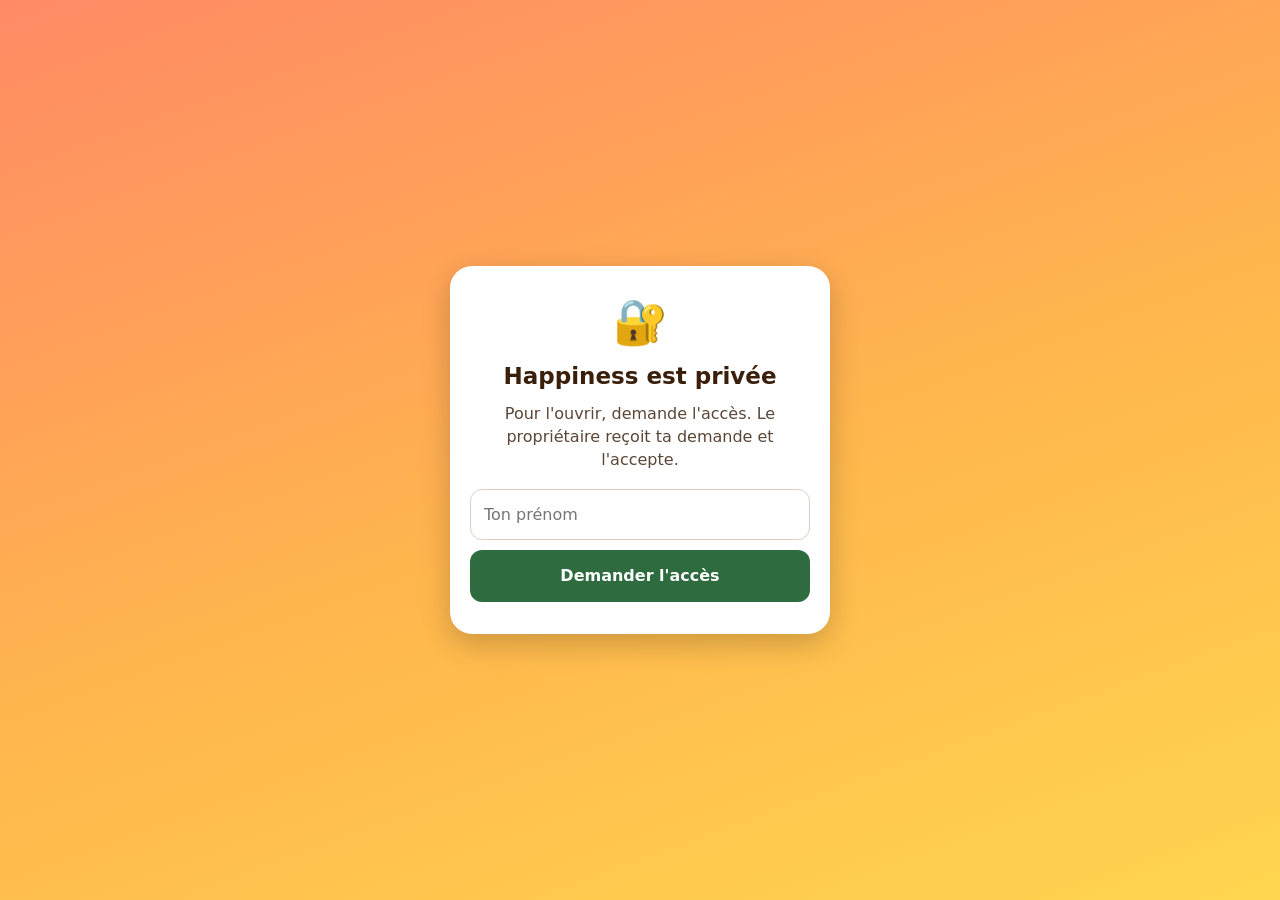
<file: koh-lanta/index.html>
<!doctype html>
<html lang="fr">
<head>
<meta charset="utf-8">
<script src="../prive.js"></script>
<meta name="viewport" content="width=device-width,initial-scale=1,viewport-fit=cover">
<title>Koh-Lanta Arène</title>
<meta name="theme-color" content="#e8590c">
<link rel="manifest" href="../manifest.webmanifest">
<link rel="icon" href="../icones/koh-lanta-192.png">
<link rel="apple-touch-icon" href="../icones/eps-180.png">
<meta name="apple-mobile-web-app-capable" content="yes">
<meta name="mobile-web-app-capable" content="yes">
<meta name="apple-mobile-web-app-title" content="EPS ultime">
<style>/* Pas de zoom quand on tape vite deux fois sur un bouton (iPhone) */
html,body,button,a,input,label,select{touch-action:manipulation}
/* Retour vers l'accueil de l'appli EPS */
.eps-retour{display:flex;flex-wrap:wrap;align-items:center;gap:2px 6px;max-width:680px;margin:0 auto;padding:10px 16px 0;font:600 14px system-ui,-apple-system,sans-serif;color:#5d6a60;text-decoration:none}
@media (prefers-color-scheme:dark){.eps-retour{color:#9aa89e}}</style>
<style>:root{color-scheme:light;box-sizing:border-box;padding-top:env(safe-area-inset-top,0px);padding-bottom:env(safe-area-inset-bottom,0px)}html{scroll-padding-top:env(safe-area-inset-top,0px)}body{margin:0;padding:0;font:14px -apple-system,BlinkMacSystemFont,sans-serif;background:#fff;color:#000}img{max-width:100%}[hidden]:not([hidden=until-found i]){display:none!important}</style>
</head>
<body>
<link rel="stylesheet" href="https://fonts.googleapis.com/css2?family=Bricolage+Grotesque:opsz,wght@12..96,600;12..96,800&family=Atkinson+Hyperlegible:wght@400;700&display=swap">
<style>
/* Layout : appli une colonne pour téléphone — barre de groupe collante, onglets, liste d'aventuriers tactile */
:root{
  --bg:#eef3f1; --surface:#ffffff; --ink:#12302b; --muted:#5c716c; --line:#d3dfdb;
  --torch:#e8590c; --torch-ink:#ffffff; --gold:#d9a400; --silver:#8a979b; --bronze:#b5652b;
  --fair:#2f7d5b; --red:#c92a2a; --flash:#ffe8d6;
  --jaune:#f1c232; --jaune-ink:#2b2100; --vert:#2f9e5b; --vert-ink:#fff; --bleu:#2f6fd0; --bleu-ink:#fff; --rouge:#d64545; --rouge-ink:#fff;
  --t1:#e8590c; --t2:#0b7285; --t3:#7048e8; --t4:#5c6b73; --t5:#c2255c; --t6:#2b8a3e;
  --display:"Bricolage Grotesque", "Arial Black", system-ui, sans-serif;
  --body:"Atkinson Hyperlegible", system-ui, -apple-system, "Segoe UI", sans-serif;
  color-scheme:light;
}
@media (prefers-color-scheme: dark){ :root:not([data-theme="light"]){
  --bg:#0d1a18; --surface:#152724; --ink:#e6f0ed; --muted:#93a8a2; --line:#28403b;
  --torch:#ff7a2e; --torch-ink:#1a0d04; --flash:#3a2414; --fair:#4cc28a; --red:#ff6b6b;
  color-scheme:dark } }
:root[data-theme="dark"]{
  --bg:#0d1a18; --surface:#152724; --ink:#e6f0ed; --muted:#93a8a2; --line:#28403b;
  --torch:#ff7a2e; --torch-ink:#1a0d04; --flash:#3a2414; --fair:#4cc28a; --red:#ff6b6b;
  color-scheme:dark }
html,body{height:100%}
[hidden]{display:none!important}
body{background:var(--bg); color:var(--ink); font-family:var(--body); font-size:16px; -webkit-tap-highlight-color:transparent}
*{box-sizing:border-box}
button{font:inherit; color:inherit; cursor:pointer}
html,body,button,input,select,label,a{touch-action:manipulation}
button:focus-visible{outline:3px solid var(--torch); outline-offset:2px}
.wrap{max-width:560px; margin:0 auto; padding-inline:16px; padding-block:0 96px}

header{position:sticky; top:env(safe-area-inset-top,0px); z-index:5; background:var(--bg); padding-block:12px 8px; display:grid; gap:10px}
.brand{display:flex; align-items:baseline; justify-content:space-between; gap:12px}
.brand h1{font-family:var(--display); font-weight:800; font-size:1.55rem; margin:0; letter-spacing:-.01em; text-wrap:balance}
.brand h1 span{color:var(--torch)}
.brand small{color:var(--muted); font-size:.8rem; white-space:nowrap}
.brand .right{display:grid; justify-items:end; gap:1px}
.sync{font-size:.72rem!important; font-weight:700}
.sync[data-st="err"],.sync[data-st="full"]{color:var(--red)!important}
.brand{align-items:center}
.brand h1{white-space:nowrap; font-size:clamp(1.15rem,5.6vw,1.55rem)}
.archbtn{border:1px solid var(--line); background:var(--surface); border-radius:99px; padding:6px 11px; font-weight:700; font-size:.82rem; white-space:nowrap}
.archbtn[aria-pressed="true"]{background:var(--ink); color:var(--bg); border-color:var(--ink)}
@media (max-width:340px){ #today{display:none} }
.groups{display:grid; grid-template-columns:repeat(4,1fr); gap:6px}
.gbtn{border:2px solid transparent; border-radius:10px; padding:9px 4px; font-weight:700; font-size:.92rem; background:var(--surface); color:var(--ink); border-color:var(--line)}
.gbtn[aria-pressed="true"]{background:var(--gc); color:var(--gi); border-color:var(--gc)}
.tabs{display:grid; grid-template-columns:repeat(3,1fr); background:var(--surface); border:1px solid var(--line); border-radius:12px; padding:3px}
.tab{border:0; background:transparent; padding:9px 4px; border-radius:9px; font-weight:700; font-size:.9rem; color:var(--muted)}
.tab[aria-selected="true"]{background:var(--ink); color:var(--bg)}

.hint{color:var(--muted); font-size:.82rem; margin:6px 2px 10px}
.list{display:grid; gap:6px; margin:0; padding:0; list-style:none}
.row{display:grid; grid-template-columns:1fr auto auto; align-items:stretch; background:var(--surface); border:1px solid var(--line); border-radius:12px; overflow:hidden; border-left:6px solid var(--gc)}
.name{border:0; background:transparent; text-align:left; padding:12px 10px; display:flex; flex-direction:column; justify-content:center; gap:3px; min-width:0}
.name b{font-size:1rem; line-height:1.2; overflow-wrap:anywhere}
.nom{font-weight:400; color:var(--muted)}
.badges{display:flex; flex-wrap:wrap; gap:4px}
.badge{font-size:.7rem; font-weight:700; padding:2px 7px; border-radius:99px; letter-spacing:.02em}
.b-cap{background:var(--gold); color:#2b2100}
.b-fair{background:var(--fair); color:var(--bg)}
.b-red{background:var(--red); color:#fff}
.b-abs{background:var(--line); color:var(--muted)}
.score{min-width:52px; display:grid; place-items:center; font-family:var(--display); font-weight:800; font-size:1.5rem; font-variant-numeric:tabular-nums; padding-inline:4px}
.minus,.more{border:0; border-left:1px solid var(--line); background:transparent; width:48px; font-size:1.3rem; font-weight:700; color:var(--muted)}
.minus:active,.more:active{background:var(--line)}
.row.pop{animation:pop .45s ease-out}
@keyframes pop{0%{background:var(--flash)}100%{background:var(--surface)}}
.row.absent{opacity:.6; border-left-color:var(--line)}
.row.absent .name b{text-decoration:line-through}
.row.absent .score{color:var(--muted)}
.sep{font-size:.75rem; text-transform:uppercase; letter-spacing:.08em; color:var(--muted); margin:14px 2px 4px; font-weight:700}

.rank{display:grid; grid-template-columns:44px 1fr auto; align-items:center; gap:8px; padding:11px 12px; background:var(--surface); border:1px solid var(--line); border-radius:12px}
.rank .pos{font-family:var(--display); font-weight:800; font-size:1.2rem; text-align:center; font-variant-numeric:tabular-nums}
.rank .pts{font-family:var(--display); font-weight:800; font-size:1.25rem; font-variant-numeric:tabular-nums}
.rank.r1{border-color:var(--gold); box-shadow:inset 4px 0 0 var(--gold)}
.rank.r2{border-color:var(--silver); box-shadow:inset 4px 0 0 var(--silver)}
.rank.r3{border-color:var(--bronze); box-shadow:inset 4px 0 0 var(--bronze)}
.rank .who{min-width:0; overflow-wrap:anywhere}

.card{background:var(--surface); border:1px solid var(--line); border-radius:14px; padding:14px; display:grid; gap:8px}
.card h2{font-family:var(--display); font-weight:800; font-size:1.05rem; margin:0; display:flex; justify-content:space-between; gap:8px; align-items:baseline}
.card h2 em{font-style:normal; font-family:var(--body); font-size:.78rem; color:var(--muted); font-weight:700}
.card ul{margin:0; padding:0; list-style:none; display:grid; gap:5px}
.card li{display:flex; justify-content:space-between; gap:10px}
.card li span:last-child{font-weight:700; font-variant-numeric:tabular-nums; white-space:nowrap}
.empty{color:var(--muted); font-size:.9rem}
.stack{display:grid; gap:10px}
.actions{display:grid; gap:8px; margin-top:6px}
.btn{border:0; border-radius:12px; padding:14px; font-weight:700; font-size:1rem}
.btn-main{background:var(--torch); color:var(--torch-ink)}
.btn-ghost{background:transparent; border:2px solid var(--line); color:var(--ink)}
.btn-danger{background:var(--red); color:#fff}
.confirm{display:grid; gap:8px; padding:12px; border:2px dashed var(--red); border-radius:12px}
textarea{width:100%; min-height:160px; border-radius:10px; border:1px solid var(--line); background:var(--bg); color:var(--ink); padding:10px; font:inherit; font-size:.85rem}

.sheet-bg{position:fixed; inset:0; background:rgba(0,0,0,.45); z-index:20; display:grid; align-items:end}
.sheet{background:var(--surface); border-radius:18px 18px 0 0; padding:16px 16px calc(16px + env(safe-area-inset-bottom,0px)); display:grid; gap:8px; max-width:560px; width:100%; margin:0 auto}
.sheet h3{margin:0 0 4px; font-family:var(--display); font-size:1.15rem}
.opt{display:flex; justify-content:space-between; align-items:center; gap:10px; border:1px solid var(--line); background:var(--bg); border-radius:12px; padding:13px 14px; font-weight:700; text-align:left}
.opt span:last-child{font-size:.85rem; color:var(--muted); font-weight:400}
.opt[aria-pressed="true"]{border-color:var(--torch); box-shadow:inset 0 0 0 1px var(--torch)}

.toolbar{display:grid; grid-template-columns:1fr; gap:8px; margin-top:10px}
.toolbar .resetbtn{padding:8px 12px}
.tbrow{display:grid; grid-template-columns:1fr 1fr; gap:8px}
.tbrow button{padding:9px 10px}
#reset-panel{background:var(--surface)}
.savebtn{border:2px solid var(--torch); background:var(--torch); color:var(--torch-ink); border-radius:12px; padding:8px 14px; font-weight:800; font-size:.92rem}
.savewarn{border:2px solid var(--torch); background:var(--flash); border-radius:14px; padding:12px; display:grid; gap:8px}
.savewarn b{font-size:.95rem}
.savewarn .empty{color:var(--ink)}
.mode{display:grid; grid-template-columns:repeat(2,1fr); background:var(--surface); border:1px solid var(--line); border-radius:12px; padding:3px}
.mode button{border:0; background:transparent; border-radius:9px; padding:10px 4px; font-weight:700; font-size:.88rem; color:var(--muted)}
.mode button[aria-pressed="true"]{background:var(--torch); color:var(--torch-ink)}
.resetbtn{border:2px solid var(--line); background:var(--surface); border-radius:12px; padding:0 12px; font-weight:700; font-size:.85rem; color:var(--red)}
.tcfg{display:flex; flex-wrap:wrap; gap:8px; align-items:center; justify-content:space-between; background:var(--surface); border:1px solid var(--line); border-radius:12px; padding:8px 10px}
.stepper{display:flex; align-items:center; gap:8px; font-weight:700}
.stepper button{width:40px; height:40px; border-radius:10px; border:1px solid var(--line); background:var(--bg); font-size:1.2rem; font-weight:800}
.stepper output{min-width:1.5ch; text-align:center; font-family:var(--display); font-size:1.3rem; font-variant-numeric:tabular-nums}
.dice{border:0; border-radius:10px; padding:10px 12px; background:var(--ink); color:var(--bg); font-weight:700}
.teams{display:grid; grid-template-columns:1fr 1fr; gap:10px; margin-top:10px}
.team{border-radius:14px; background:var(--tc); color:var(--tk,#fff); box-shadow:inset 0 0 0 1px rgba(0,0,0,.14); padding:12px; display:grid; gap:8px; min-width:0}
.team h2{margin:0; font-family:var(--display); font-weight:800; font-size:1.2rem; display:flex; justify-content:space-between; align-items:baseline; gap:6px}
.team h2 small{font-family:var(--body); font-size:.75rem; font-weight:700; opacity:.9}
.team .capn{font-size:.8rem; font-weight:700; opacity:.95; overflow-wrap:anywhere; min-height:1.1em}
.team .tpts{font-family:var(--display); font-weight:800; font-size:2.3rem; line-height:1; font-variant-numeric:tabular-nums}
.team .tpts span{font-size:.8rem; font-family:var(--body); font-weight:700; opacity:.9}
.team .tbtns{display:grid; grid-template-columns:2fr 1fr; gap:6px}
.team .tbtns button{border:0; border-radius:10px; padding:14px 6px; font-weight:800; font-size:1.05rem; background:rgba(255,255,255,.94); color:#12302b}
.team .tbtns button.tm{background:rgba(0,0,0,.22); color:var(--tk,#fff)}
.team.pop{animation:tpop .45s ease-out}
@keyframes tpop{0%{transform:scale(1.04)}100%{transform:scale(1)}}
.comp{display:grid; gap:6px; margin-top:14px}
.crow{display:grid; gap:8px; background:var(--surface); border:1px solid var(--line); border-left:6px solid var(--tc, var(--line)); border-radius:12px; padding:10px}
.crow .cn{display:flex; justify-content:space-between; gap:8px; align-items:center}
.crow .cn b{overflow-wrap:anywhere; min-width:0}
.crow .cn span.pp{font-family:var(--display); font-weight:800; font-variant-numeric:tabular-nums}
.crow .pm{display:flex; align-items:center; gap:6px; flex:none}
.crow .pm button{min-width:44px; height:38px; border-radius:10px; border:1px solid var(--line); background:var(--bg); font-weight:800}
.crow .pm button.plus{background:var(--torch); border-color:var(--torch); color:var(--torch-ink)}
.letters{display:flex; flex-wrap:wrap; gap:6px}
.letters button{min-width:44px; height:40px; border-radius:10px; border:1px solid var(--line); background:var(--bg); font-weight:800}
.letters button[aria-pressed="true"]{background:var(--tc); border-color:var(--tc); color:var(--tk,#fff)}
.team .tcol{font:700 .8rem var(--body); border:0; border-radius:8px; padding:4px 6px; background:rgba(255,255,255,.9); color:#12302b; width:100%}
.letters .capbtn{margin-left:auto; padding-inline:10px}
.letters .capbtn[aria-pressed="true"]{background:var(--gold); border-color:var(--gold); color:#2b2100}
.crow.absent{opacity:.55}
.crow.absent b{text-decoration:line-through}
@media (max-width:360px){ .teams{grid-template-columns:1fr} }
.toast{position:fixed; left:50%; transform:translateX(-50%); bottom:calc(16px + env(safe-area-inset-bottom,0px)); z-index:15; background:var(--ink); color:var(--bg); border-radius:12px; padding:10px 10px 10px 16px; display:flex; gap:12px; align-items:center; font-size:.92rem; max-width:calc(100% - 32px); box-shadow:0 6px 20px rgba(0,0,0,.25)}
.toast button{border:0; background:var(--torch); color:var(--torch-ink); border-radius:9px; padding:7px 12px; font-weight:700}
.filters{display:flex; flex-wrap:wrap; gap:6px; margin:10px 0}
.filters button{border:1px solid var(--line); background:var(--surface); border-radius:99px; padding:7px 13px; font-weight:700; font-size:.85rem}
.filters button[aria-pressed="true"]{background:var(--gc, var(--ink)); border-color:var(--gc, var(--ink)); color:var(--gi, var(--bg))}
details.arch{background:var(--surface); border:1px solid var(--line); border-left:6px solid var(--gc); border-radius:12px}
details.arch summary{list-style:none; cursor:pointer; padding:12px; display:grid; gap:3px}
details.arch summary::-webkit-details-marker{display:none}
details.arch summary b{display:flex; justify-content:space-between; gap:8px}
details.arch summary b span{color:var(--muted); font-weight:400; font-size:.85rem}
details.arch summary small{color:var(--muted); font-size:.82rem; overflow-wrap:anywhere}
details.arch[open] summary{border-bottom:1px solid var(--line)}
.archbody{padding:10px; display:grid; gap:8px}
.archbody .card{padding:10px; border-radius:10px}
.archbtns{display:grid; grid-template-columns:1fr 1fr; gap:8px}
.archbtns .btn{padding:11px; font-size:.92rem}
.icons{grid-column:1 / -1; display:flex; gap:6px; padding:0 8px 8px 10px; flex-wrap:wrap}
.ic{border:1px solid var(--line); background:var(--bg); border-radius:9px; height:36px; min-width:44px; padding:0 8px; font-size:1.05rem; display:inline-flex; align-items:center; gap:4px; font-weight:700}
.ic small{font-size:.75rem}
.ic[aria-pressed="true"]{border-color:var(--torch); background:var(--flash)}
.ic.del{margin-left:auto}
.legend{font-size:.74rem; color:var(--muted); background:var(--surface); border:1px solid var(--line); border-radius:10px; padding:6px 10px; margin:0 0 8px; line-height:1.5}
.letters .absbtn{padding-inline:10px}
.letters .absbtn[aria-pressed="true"]{background:var(--line); color:var(--ink)}
@media (prefers-reduced-motion: reduce){ .row.pop{animation:none} }
</style>

<div class="wrap">
  <header>
    <div class="brand"><h1>Koh-Lanta <span>EPS</span></h1><button class="archbtn" id="open-arch" aria-pressed="false">🗂️ Archives</button><span class="right"><small id="today"></small><small id="sync" class="sync"></small></span></div>
    <div class="tbrow"><button class="savebtn" id="backup-top">💾 Sauvegarde</button><button class="resetbtn" id="reset-top">Remettre à 0</button></div>
    <div id="reset-panel" class="confirm" hidden></div>
    <div class="groups" role="group" aria-label="Choix du groupe" id="groups"></div>
    <div class="tabs" role="tablist">
      <button class="tab" role="tab" id="tab-jeu" data-tab="jeu" aria-selected="true">Épreuves</button>
      <button class="tab" role="tab" id="tab-class" data-tab="class" aria-selected="false">Classement</button>
      <button class="tab" role="tab" id="tab-fin" data-tab="fin" aria-selected="false">Fin de leçon</button>
    </div>
  </header>

  <section id="v-jeu">
    <div class="toolbar">
      <div class="mode" role="group" aria-label="Mode de notation">
        <button id="m-cap" data-mode="cap" hidden>Capitaines</button>
        <button id="m-equipe" data-mode="equipe">① Équipes</button>
        <button id="m-ind" data-mode="ind">② Individuel</button>
      </div>
    </div>
    <p class="hint" id="hint"></p>
    <div id="teams" hidden></div>
    <div class="card" id="capcall" hidden style="margin-bottom:10px"></div>
    <ul class="list" id="list"></ul>
  </section>
  <section id="v-class" hidden>
    <p class="hint">Classement du jour pour ce groupe (les absents ne sont pas classés).</p>
    <div class="list" id="ranking"></div>
  </section>
  <section id="v-fin" hidden>
    <div class="stack" id="recap"></div>
  </section>
  <section id="v-arch" hidden>
    <p class="hint">Une fiche « Fin de leçon » est archivée à chaque remise à 0. Touche une fiche pour l'ouvrir. Quand ☁️ Enregistré s'affiche en haut, résultats et archives sont gardés en ligne sur ton compte, même si l'appli est fermée.</p>
    <div class="filters" id="arch-filters"></div>
    <div class="stack" id="arch-list"></div>
  </section>
</div>

<div class="sheet-bg" id="sheet" hidden>
  <div class="sheet" role="dialog" aria-modal="true" aria-labelledby="sheet-title">
    <h3 id="sheet-title"></h3>
    <button class="opt" id="o-cap"><span>⭐ Capitaine</span><span>marquer / retirer</span></button>
    <button class="opt" id="o-fair"><span>🤝 Fair-play / meilleur coéquipier</span><span>+3 pts au général</span></button>
    <button class="opt" id="o-red"><span>🟥 Carton rouge</span><span>−3 pts au général</span></button>
    <button class="opt" id="o-abs"><span>🚫 Absent</span><span>barré, placé en bas</span></button>
    <button class="opt" id="o-del" hidden><span>🗑️ Retirer cet élève ajouté</span><span>le supprime de la liste</span></button>
    <button class="btn btn-ghost" id="o-close">Fermer</button>
  </div>
</div>

<div class="sheet-bg" id="bk" hidden>
  <div class="sheet" role="dialog" aria-modal="true" aria-labelledby="bk-title">
    <h3 id="bk-title">💾 Sauvegarde</h3>
    <p class="empty" style="margin:0" id="bk-info"></p>
    <button class="btn btn-main" id="bk-save">⬇️ Sauvegarder (fichier + photo)</button>
    <span class="empty" id="bk-msg"></span>
    <label class="btn btn-ghost" style="text-align:center; cursor:pointer">⬆️ Recharger une sauvegarde<input type="file" id="bk-file" accept=".json,application/json,text/plain" hidden></label>
    <div id="bk-confirm" class="confirm" hidden></div>
    <button class="btn btn-ghost" id="bk-close">Fermer</button>
  </div>
</div>

<div class="toast" id="toast" hidden><span id="toast-msg"></span><button id="toast-undo">Annuler</button></div>

<script>
const ROSTER = (() => { try { const r = JSON.parse(localStorage.getItem('kl-listes-v1')); if (r && Array.isArray(r.jaune)) return r; } catch(e){} return {jaune:[], vert:[], bleu:[], rouge:[]}; })();
const GLABEL = {jaune:'Jaune', vert:'Vert', bleu:'Bleu', rouge:'Rouge'};
const KEY = 'kl-arene-v1';
const $ = id => document.getElementById(id);

function blankTeam(){ return {n:3, pts:{}}; }
function blankGroup(g){ const o = {}; ROSTER[g].forEach(n => o[n] = {p:0, cap:false, abs:false, fair:0, red:0}); return o; }
function blank(){ const s = {group:'jaune', tab:'jeu', mode:'equipe', g:{}, team:{}, extra:{}}; for (const g in ROSTER){ s.g[g] = blankGroup(g); s.team[g] = blankTeam(); s.extra[g] = []; } return s; }
let saved = null;
try { const raw = localStorage.getItem(KEY); if (raw) saved = JSON.parse(raw); } catch(e){}
let S = blank();
function applySaved(sv){
  if (!sv || typeof sv !== 'object') return;
  const prevGroup = S.group, prevTab = S.tab, prevMode = S.mode;
  if (sv.extra) for (const g in ROSTER) (sv.extra[g] || []).forEach(n => { if (typeof n === 'string' && !ROSTER[g].includes(n)) ROSTER[g].push(n); });
  S = blank(); S.group = prevGroup; S.tab = prevTab; S.mode = prevMode;
  if (sv.extra) for (const g in ROSTER) S.extra[g] = (sv.extra[g] || []).filter(n => typeof n === 'string');
  try { for (const g in ROSTER){ ROSTER[g].forEach(n => { const v = sv.g?.[g]?.[n]; if (v) S.g[g][n] = Object.assign(S.g[g][n], v); }); if (sv.team?.[g] && typeof sv.team[g] === 'object') S.team[g] = Object.assign(blankTeam(), sv.team[g]); } if (ROSTER[sv.group]) S.group = sv.group; if (sv.tab) S.tab = sv.tab; if (sv.mode) S.mode = sv.mode; S.ts = sv.ts || 0; } catch(e){}
}
applySaved(saved);
// ---- enregistrement : sur l'appareil + en ligne (compte Claude) ----
let cloud = null, cloudReady = false, pushTimer = null, writing = Promise.resolve();
function save(){
  S.ts = Date.now();
  try { localStorage.setItem(KEY, JSON.stringify(S)); } catch(e){}
  if (cloud){ clearTimeout(pushTimer); setSync('busy'); pushTimer = setTimeout(pushState, 700); }
}
function pushState(){
  if (!cloud) return;
  clearTimeout(pushTimer); pushTimer = null;
  const body = JSON.parse(JSON.stringify(S));
  writing = writing.then(() => cloud.state.set(body)).then(() => { if (!pushTimer) setSync('ok'); }).catch(cloudFail);
  return writing;
}
function cloudFail(e){ console.warn('sauvegarde en ligne', e); if (e?.code === 'invalid_argument' || e?.code === 'not_granted' || e?.code === 'revoked'){ cloud = null; cloudReady = false; setSync('local'); return; } setSync(e?.code === 'quota_exceeded' ? 'full' : 'err'); }
function setSync(st){
  const el = $('sync'); if (!el) return;
  const T = {ok:['☁️ Enregistré','Résultats et archives enregistrés en ligne sur ton compte.'],
    busy:['☁️ …','Enregistrement en cours…'],
    err:['⚠️ Hors ligne','Pas d\'enregistrement en ligne pour le moment : les résultats restent sur cet appareil.'],
    full:['⚠️ Plein','L\'espace en ligne est plein : efface quelques archives.'],
    local:['📱 Cet appareil','Enregistré seulement dans ce navigateur. Ouvre l\'appli connecté à ton compte Claude pour un enregistrement en ligne.']};
  const t = T[st] || T.local; const was = el.dataset.st; el.textContent = t[0]; el.title = t[1]; el.dataset.st = st;
  if (was !== undefined && (was === 'ok') !== (st === 'ok') && S.tab === 'fin' && st !== 'busy' && was !== 'busy') renderRecap();
}
document.addEventListener('visibilitychange', () => { if (document.hidden && pushTimer) pushState(); });
window.addEventListener('pagehide', () => { if (pushTimer) pushState(); });

// ---- archives des fiches fin de leçon ----
const AKEY = 'kl-arene-archives-v1';
let ARCH = [];
try { const a = JSON.parse(localStorage.getItem(AKEY) || '[]'); if (Array.isArray(a)) ARCH = a; } catch(e){}
let remoteArch = new Set();
function saveArch(){
  try { localStorage.setItem(AKEY, JSON.stringify(ARCH)); } catch(e){}
  if (!cloud || !cloudReady) return;
  const ids = new Set(ARCH.map(a => a.id));
  const add = ARCH.filter(a => !remoteArch.has(a.id)), del = [...remoteArch].filter(id => !ids.has(id));
  if (!add.length && !del.length) return;
  setSync('busy');
  writing = writing.then(async () => {
    for (const a of add){ await cloud.arch.doc(a.id).set(a); remoteArch.add(a.id); }
    for (const id of del){ await cloud.arch.doc(id).delete(); remoteArch.delete(id); }
    if (!pushTimer) setSync('ok');
  }).catch(cloudFail);
}
function snapshot(g){
  const d = recapData(g);
  const has = people(g).some(x => x.p > 0 || x.fair || x.red || x.cap);
  if (!has) return null;
  return { id: Date.now().toString(36) + Math.random().toString(36).slice(2,6), t: Date.now(), g,
    podium: d.podium.map(o => ({r:o.r, who:o.who.map(x => ({n:x.n, p:x.p}))})),
    fair: d.fair.map(x => ({n:x.n, k:x.fair})), red: d.red.map(x => ({n:x.n, k:x.red})),
    caps: d.caps.map(x => x.n), abs: d.abs.map(x => x.n) };
}
// archive les groupes donnés (avant remise à 0) et lie l'archive à la dernière action annulable
function archiveGroups(groups){
  const made = groups.map(snapshot).filter(Boolean);
  if (!made.length) return 0;
  ARCH.push(...made); saveArch();
  const last = undoStack[undoStack.length - 1];
  if (last){ const o = JSON.parse(last); o.archIds = made.map(a => a.id); undoStack[undoStack.length - 1] = JSON.stringify(o); }
  return made.length;
}

let undoStack = [];
function remember(label){ undoStack.push(JSON.stringify({g:S.g, team:S.team})); if (undoStack.length > 40) undoStack.shift(); showToast(label); }
let toastTimer;
function showToast(msg){ $('toast-msg').textContent = msg; $('toast').hidden = false; clearTimeout(toastTimer); toastTimer = setTimeout(() => $('toast').hidden = true, 3500); }
$('toast-undo').onclick = () => { const u = undoStack.pop(); if (!u) return; const o = JSON.parse(u); S.g = o.g; S.team = o.team;
  if (o.archIds){ ARCH = ARCH.filter(a => !o.archIds.includes(a.id)); saveArch(); }
  save(); render(); $('toast').hidden = true; };

$('today').textContent = new Date().toLocaleDateString('fr-BE', {weekday:'short', day:'numeric', month:'short'});

function gStyle(g){ return `--gc:var(--${g}); --gi:var(--${g}-ink)`; }
function renderGroups(){
  $('groups').innerHTML = Object.keys(ROSTER).map(g => `<button class="gbtn" id="g-${g}" data-g="${g}" style="${gStyle(g)}" aria-pressed="${S.group===g}">${GLABEL[g]}</button>`).join('');
  $('groups').querySelectorAll('.gbtn').forEach(b => b.onclick = () => { S.group = b.dataset.g; save(); render(); });
}
function fmtName(n){ const i = n.indexOf(' '); return i < 0 ? esc(n) : `${esc(n.slice(0,i))} <span class="nom">${esc(n.slice(i+1))}</span>`; }
function esc(s){ return s.replace(/[&<>"']/g, c => ({'&':'&amp;','<':'&lt;','>':'&gt;','"':'&quot;',"'":'&#39;'}[c])); }
function badges(v){
  let h = '';
  if (v.cap) h += '<span class="badge b-cap">⭐ Capitaine</span>';
  if (v.fair) h += `<span class="badge b-fair">🤝 Fair-play${v.fair>1?' ×'+v.fair:''}</span>`;
  if (v.red) h += `<span class="badge b-red">🟥 Carton${v.red>1?' ×'+v.red:''}</span>`;
  if (v.abs) h += '<span class="badge b-abs">Absent</span>';
  return h ? `<span class="badges">${h}</span>` : '';
}
function people(g = S.group){ const d = S.g[g]; return ROSTER[g].map(n => ({n, ...d[n]})); }

function renderList(){
  const all = people();
  const byName = (a,b) => a.n.localeCompare(b.n, 'fr');
  const present = all.filter(x => !x.abs).sort(byName);
  const absent = all.filter(x => x.abs).sort(byName);
  const row = x => `<li class="row ${x.abs?'absent':''}" data-n="${esc(x.n)}" style="${gStyle(S.group)}">
      <button class="name" data-act="plus" aria-label="${esc(x.n)} : ajouter 1 point" ${x.abs?'disabled':''}><b>${fmtName(x.n)}</b>${badges(x)}</button>
      <span class="score" aria-label="points">${x.p}</span>
      <button class="minus" data-act="minus" aria-label="retirer 1 point" ${x.abs?'disabled':''}>−</button>
      <div class="icons">
        ${x.abs ? '' : `<button class="ic" data-act="cap" aria-pressed="${!!x.cap}" aria-label="Capitaine">⭐</button>
        <button class="ic" data-act="fair" aria-label="Fair-play +3">🤝${x.fair ? `<small>${x.fair}</small>` : ''}</button>
        <button class="ic" data-act="red" aria-label="Carton rouge −3">🟥${x.red ? `<small>${x.red}</small>` : ''}</button>`}
        <button class="ic" data-act="abs" aria-pressed="${!!x.abs}" aria-label="${x.abs ? 'Remettre présent' : 'Absent'}">${x.abs ? '✅ <small>Présent</small>' : '🚫'}</button>
        ${S.extra[S.group].includes(x.n) ? '<button class="ic del" data-act="del" aria-label="Retirer cet élève ajouté">🗑️</button>' : ''}
      </div>
    </li>`;
  $('list').innerHTML = `<li class="legend">Touche le nom : <b>+1 pt</b> · <b>−</b> : −1 pt · ⭐ capitaine · 🤝 fair-play (+3) · 🟥 carton rouge (−3) · 🚫 absent · une erreur ? « Annuler » en bas</li>` + present.map(row).join('') + (absent.length ? `<li class="sep">Absents (${absent.length})</li>` + absent.map(row).join('') : '') +
    `<li class="card" style="margin-top:10px">
       <h2>➕ Ajouter un élève<em>groupe ${GLABEL[S.group]}</em></h2>
       <form id="add-form" style="display:grid; grid-template-columns:1fr auto; gap:8px">
         <input id="add-name" type="text" autocomplete="off" placeholder="Prénom Nom" aria-label="Prénom et nom du nouvel élève" style="min-width:0; border:1px solid var(--line); border-radius:10px; padding:12px; background:var(--bg); color:var(--ink); font:inherit">
         <button class="btn btn-main" type="submit" style="padding:12px 16px">Ajouter</button>
       </form>
       <span class="empty" id="add-msg">Pour un élève qui n'est pas sur les listes.</span>
     </li>`;
  $('add-form').onsubmit = e => { e.preventDefault(); addStudent(); };
}
$('list').addEventListener('click', e => {
  const btn = e.target.closest('button'); if (!btn) return;
  const li = btn.closest('.row'); if (!li) return; const n = li.dataset.n; const v = S.g[S.group][n];
  if (btn.dataset.act === 'plus'){ remember(`+1 pour ${n.split(' ')[0]}`); v.p++; save(); render(); flash(n); }
  else if (btn.dataset.act === 'minus'){ if (v.p <= 0) return; remember(`−1 pour ${n.split(' ')[0]}`); v.p--; save(); render(); }
  else if (btn.dataset.act === 'cap'){ remember(v.cap ? `${n.split(' ')[0]} n'est plus capitaine` : `⭐ ${n.split(' ')[0]} capitaine`); v.cap = !v.cap; save(); render(); }
  else if (btn.dataset.act === 'fair'){ remember(`🤝 Fair-play pour ${n.split(' ')[0]}`); v.fair++; save(); render(); }
  else if (btn.dataset.act === 'red'){ remember(`🟥 Carton rouge pour ${n.split(' ')[0]}`); v.red++; save(); render(); }
  else if (btn.dataset.act === 'abs'){ remember(v.abs ? `${n.split(' ')[0]} présent` : `🚫 ${n.split(' ')[0]} absent`); v.abs = !v.abs; save(); render(); }
  else if (btn.dataset.act === 'del'){ sheetName = n; $('o-del').onclick(); }
  else openSheet(n);
});
function flash(n){ const el = [...document.querySelectorAll('#list .row')].find(r => r.dataset.n === n); if (el){ el.classList.remove('pop'); void el.offsetWidth; el.classList.add('pop'); } }

let sheetName = null;
function openSheet(n){
  sheetName = n; const v = S.g[S.group][n];
  $('sheet-title').textContent = n;
  $('o-cap').setAttribute('aria-pressed', v.cap); $('o-abs').setAttribute('aria-pressed', v.abs);
  $('o-cap').firstElementChild.textContent = v.cap ? '⭐ Retirer capitaine' : '⭐ Capitaine';
  $('o-abs').firstElementChild.textContent = v.abs ? '✅ Présent (annuler l\'absence)' : '🚫 Absent';
  $('o-fair').lastElementChild.textContent = v.fair ? `déjà ${v.fair} fois · +3 pts au général` : '+3 pts au général';
  $('o-red').lastElementChild.textContent = v.red ? `déjà ${v.red} fois · −3 pts au général` : '−3 pts au général';
  $('o-del').hidden = !S.extra[S.group].includes(n);
  $('sheet').hidden = false; $('o-close').focus();
}
function closeSheet(){ $('sheet').hidden = true; sheetName = null; }
$('o-close').onclick = closeSheet;
$('sheet').onclick = e => { if (e.target === $('sheet')) closeSheet(); };
function act(fn, label){ const v = S.g[S.group][sheetName]; remember(label); fn(v); save(); closeSheet(); render(); }
$('o-cap').onclick = () => act(v => v.cap = !v.cap, 'Capitaine modifié');
$('o-abs').onclick = () => act(v => v.abs = !v.abs, 'Présence modifiée');
$('o-fair').onclick = () => act(v => v.fair++, `🤝 Fair-play pour ${sheetName.split(' ')[0]}`);
$('o-red').onclick = () => act(v => v.red++, `🟥 Carton rouge pour ${sheetName.split(' ')[0]}`);
$('o-del').onclick = () => { const g = S.group, n = sheetName;
  S.extra[g] = S.extra[g].filter(x => x !== n); ROSTER[g] = ROSTER[g].filter(x => x !== n); delete S.g[g][n];
  undoStack = []; save(); closeSheet(); render(); showToast(`${n} retiré de la liste`); };

// ---- ajouter un élève ----
function addStudent(){
  const inp = $('add-name'); const n = inp.value.trim().replace(/\s+/g, ' ');
  const msg = $('add-msg');
  if (!n){ msg.textContent = 'Écris le prénom et le nom de l\'élève.'; return; }
  if (Object.values(ROSTER).some(l => l.includes(n))){ msg.textContent = `${n} est déjà dans une liste.`; return; }
  ROSTER[S.group].push(n); S.extra[S.group].push(n);
  S.g[S.group][n] = {p:0, cap:false, abs:false, fair:0, red:0};
  undoStack = []; save(); render(); showToast(`${n} ajouté au groupe ${GLABEL[S.group]}`);
}

// ---- étape 1 : épreuve des capitaines ----
function renderCapCall(){
  const g = S.group, T = S.team[g], N = T.n;
  const top = ranked().filter(x => x.p > 0).slice(0, N);
  const medal = i => ['🥇','🥈','🥉'][i] || `${i+1}.`;
  $('capcall').innerHTML = `<div class="tcfg" style="padding:6px 0; border:0"><div class="stepper"><span>Nombre d'équipes</span><button id="cn-minus" aria-label="Une équipe de moins">−</button><output>${N}</output><button id="cn-plus" aria-label="Une équipe de plus">+</button></div></div>` +
    `<h2>⭐ ${N} capitaines<em>${top.length}/${N}</em></h2>` +
    (top.length ? '<ul>' + top.map((x,i) => `<li><span>${medal(i)} <b>${fmtName(x.n)}</b></span><span>${x.p} pt${x.p>1?'s':''} · équipe ${LET[i]}</span></li>`).join('') + '</ul>' : `<p class="empty">Donne des points pendant l'épreuve : les ${N} meilleurs apparaîtront ici, un capitaine par équipe.</p>`) +
    `<button class="btn btn-main" id="promote" ${top.length ? '' : 'disabled'}>Nommer ${top.length > 1 ? 'ces ' + top.length : 'ce'} capitaine${top.length > 1 ? 's' : ''} et former ${N} équipes →</button>`;
  $('cn-minus').onclick = () => { if (T.n > 2){ T.n--; save(); render(); } };
  $('cn-plus').onclick = () => { if (T.n < 6){ T.n++; save(); render(); } };
  $('promote').onclick = () => {
    const d = S.g[g];
    remember('Capitaines nommés');
    ROSTER[g].forEach(n => { d[n].cap = false; d[n].eq = null; });
    top.forEach((x, i) => { d[x.n].cap = true; d[x.n].eq = LET[i]; });
    S.team[g] = {n: N, pts:{}, col: S.team[g].col};
    S.mode = 'equipe'; save(); render(); window.scrollTo(0, 0);
  };
}

// ---- mode équipes (sous-groupes dans la couleur du jour) ----
const LET = ['A','B','C','D','E','F'];
function presentOf(g){ return ROSTER[g].filter(n => !S.g[g][n].abs); }
// Couleurs au choix pour chaque équipe (menu dans la carte de l'équipe).
const TCOLS = [['orange','Orange','#ff8c00','#1a1000'],['bleu','Bleu','#0050d0'],['jaune','Jaune','#ffe14d','#2b2100'],['violet','Violet','#6a1bb5'],
  ['turquoise','Bleu ciel','#5ec8f2','#06283a'],['rouge','Rouge','#b3001b'],['vert','Vert','#00a36c'],['rose','Rose','#ff8fc8','#3d0a24'],
  ['noir','Noir','#111111'],['blanc','Blanc','#f4f4f4','#111111'],['gris','Gris','#8a8f98','#111111'],['marron','Marron','#6b3e12']];
const DEFCOL = ['orange','bleu','jaune','violet','vert','rose'];
function tCol(i){ const c = (S.team[S.group].col || {})[LET[i]] || DEFCOL[i]; return TCOLS.find(x => x[0] === c) || TCOLS[0]; }
function tColor(i){ const c = tCol(i); return c[2] + (c[3] ? ';--tk:' + c[3] : ''); }
function renderTeams(){
  const g = S.group, T = S.team[g], d = S.g[g];
  const letters = LET.slice(0, T.n);
  const cards = letters.map((L, i) => {
    const mem = presentOf(g).filter(n => d[n].eq === L);
    const caps = mem.filter(n => d[n].cap).map(n => n.split(' ')[0]);
    return `<div class="team" id="t-${L}" style="--tc:${tColor(i)}">
      <h2>Équipe ${L}<small>${mem.length} élève${mem.length>1?'s':''}</small></h2>
      <select class="tcol" data-col="${L}" aria-label="Couleur de l'équipe ${L}">${TCOLS.map(c => `<option value="${c[0]}" ${tCol(i)[0] === c[0] ? 'selected' : ''}>🎨 ${c[1]}</option>`).join('')}</select>
      <div class="capn">${caps.length ? '⭐ ' + esc(caps.join(', ')) : 'Pas de capitaine'}</div>
      <div class="tpts">${T.pts[L] || 0} <span>pts</span></div>
      <div class="tbtns"><button data-t="${L}" data-d="1" aria-label="+1 pour toute l'équipe ${L}">+1 équipe</button><button class="tm" data-t="${L}" data-d="-1" aria-label="−1 pour l'équipe ${L}">−1</button></div>
    </div>`; }).join('');
  const byName = (a,b) => a.localeCompare(b,'fr');
  const pres = presentOf(g).sort(byName), abs = ROSTER[g].filter(n => d[n].abs).sort(byName);
  const unassigned = pres.filter(n => !letters.includes(d[n].eq)).length;
  const crow = n => { const v = d[n]; const i = letters.indexOf(v.eq);
    return `<div class="crow ${v.abs?'absent':''}" data-n="${esc(n)}" style="${i>=0?'--tc:'+tColor(i):''}">
      <div class="cn"><b>${fmtName(n)}</b>${v.abs ? `<span class="pp">${v.p} pt${v.p>1?'s':''}</span>` : `<span class="pm"><button data-pm="-1" aria-label="${esc(n)} : retirer 1 point">−1</button><span class="pp">${v.p} pt${v.p>1?'s':''}</span><button class="plus" data-pm="1" aria-label="${esc(n)} : ajouter 1 point">+1</button></span>`}</div>
      ${v.abs ? '<div class="letters"><span class="empty" style="align-self:center">Absent · pas d\'équipe</span><button class="absbtn" data-abs="1" style="margin-left:auto" aria-label="Remettre présent">✅ Présent</button></div>' : `<div class="letters">${letters.map((L,j) => `<button data-set="${L}" style="--tc:${tColor(j)}" aria-pressed="${v.eq===L}" aria-label="Mettre dans l'équipe ${L}">${L}</button>`).join('')}<button class="capbtn" data-cap="1" aria-pressed="${v.cap}" aria-label="Capitaine">⭐ Cap.</button><button class="absbtn" data-abs="1" aria-label="Absent">🚫 Abs.</button></div>`}
    </div>`; };
  $('teams').innerHTML =
    `<div class="tcfg"><div class="stepper"><span>Équipes</span><button id="tn-minus" aria-label="Une équipe de moins">−</button><output id="tn">${T.n}</output><button id="tn-plus" aria-label="Une équipe de plus">+</button></div>
       <button class="dice" id="shuffle">🎲 Répartir au hasard</button></div>
     <div class="teams">${cards}</div>
     <div class="comp"><p class="sep" style="margin:4px 2px 0">Composition des équipes${unassigned ? ` · ${unassigned} sans équipe` : ''}</p>${pres.map(crow).join('')}${abs.length ? `<p class="sep">Absents (${abs.length})</p>` + abs.map(crow).join('') : ''}</div>`;
  $('tn-minus').onclick = () => { if (T.n > 2){ T.n--; save(); render(); } };
  $('tn-plus').onclick = () => { if (T.n < 6){ T.n++; save(); render(); } };
  $('shuffle').onclick = () => {
    remember('Équipes réparties au hasard');
    const shuffle = a => { for (let i = a.length - 1; i > 0; i--){ const j = Math.floor(Math.random() * (i + 1)); [a[i], a[j]] = [a[j], a[i]]; } return a; };
    const p = presentOf(g); const caps = shuffle(p.filter(n => d[n].cap)), others = shuffle(p.filter(n => !d[n].cap));
    [...caps, ...others].forEach((n, k) => d[n].eq = letters[k % letters.length]);
    save(); render();
  };
}
$('teams').addEventListener('change', e => {
  const s = e.target.closest('select[data-col]'); if (!s) return;
  const T = S.team[S.group]; T.col = T.col || {}; T.col[s.dataset.col] = s.value; save(); render();
});
$('teams').addEventListener('click', e => {
  const b = e.target.closest('button'); if (!b) return;
  const g = S.group, T = S.team[g], d = S.g[g];
  if (b.dataset.t){
    const L = b.dataset.t, dd = +b.dataset.d;
    if (dd < 0 && !(T.pts[L] > 0)) return;
    const mem = presentOf(g).filter(n => d[n].eq === L);
    if (!mem.length){ showToast(`L'équipe ${L} n'a encore aucun élève`); return; }
    remember(`${dd > 0 ? '+1' : '−1'} pour l'équipe ${L} (${mem.length} élèves)`);
    T.pts[L] = (T.pts[L] || 0) + dd;
    mem.forEach(n => d[n].p = Math.max(0, d[n].p + dd));
    save(); render();
    const el = $('t-' + L); if (el){ el.classList.remove('pop'); void el.offsetWidth; el.classList.add('pop'); }
    return;
  }
  const row = b.closest('.crow'); if (!row) return; const n = row.dataset.n;
  if (b.dataset.pm){ const dd = +b.dataset.pm; if (dd < 0 && d[n].p <= 0) return; remember(`${dd > 0 ? '+1' : '−1'} pour ${n.split(' ')[0]}`); d[n].p += dd; save(); render(); }
  else if (b.dataset.set){ d[n].eq = d[n].eq === b.dataset.set ? null : b.dataset.set; save(); render(); }
  else if (b.dataset.cap){ d[n].cap = !d[n].cap; save(); render(); }
  else if (b.dataset.abs){ remember(d[n].abs ? `${n.split(' ')[0]} présent` : `🚫 ${n.split(' ')[0]} absent`); d[n].abs = !d[n].abs; if (d[n].abs) d[n].eq = null; save(); render(); }
});
document.querySelectorAll('.mode button').forEach(b => b.onclick = () => { S.mode = b.dataset.mode; save(); render(); });

// ---- remise à zéro (visible dès la première page) ----
let resetOpen = false;
function renderResetPanel(){
  const p = $('reset-panel'); p.hidden = !resetOpen; if (!resetOpen) return;
  const G = GLABEL[S.group];
  p.innerHTML = `<b>Que veux-tu remettre à 0 ?</b>
    <span class="empty">Points, équipes, capitaines, absents, fair-play et cartons seront effacés. Les élèves ajoutés restent dans la liste.</span>
    <button class="btn btn-danger" id="rz-one">Le groupe ${G}</button>
    <button class="btn btn-danger" id="rz-all">Les 4 groupes</button>
    <button class="btn btn-ghost" id="rz-no">Annuler</button>`;
  const one = $('rz-one'); if (one) one.onclick = () => { remember(`Groupe ${G} remis à 0`); archived(archiveGroups([S.group])); S.g[S.group] = blankGroup(S.group); S.team[S.group] = {...blankTeam(), col: S.team[S.group].col}; resetOpen = false; save(); render(); };
  $('rz-all').onclick = () => { remember('Les 4 groupes remis à 0'); archived(archiveGroups(Object.keys(ROSTER))); for (const g in ROSTER){ S.g[g] = blankGroup(g); S.team[g] = {...blankTeam(), col: S.team[g].col}; } resetOpen = false; save(); render(); };
  $('rz-no').onclick = () => { resetOpen = false; renderResetPanel(); };
}
$('reset-top').onclick = () => { resetOpen = !resetOpen; renderResetPanel(); };

function ranked(g = S.group){
  const list = people(g).filter(x => !x.abs).sort((a,b) => b.p - a.p || a.n.localeCompare(b.n,'fr'));
  list.forEach(x => x.rank = list.filter(y => y.p > x.p).length + 1);
  return list;
}
function renderRanking(){
  const list = ranked(); const any = list.some(x => x.p > 0);
  $('ranking').innerHTML = list.map(x => {
    const medal = any && x.p > 0 && x.rank <= 3 ? ['🥇','🥈','🥉'][x.rank-1] : x.rank;
    return `<div class="rank ${any && x.p>0 && x.rank<=3 ? 'r'+x.rank : ''}"><span class="pos">${medal}</span><span class="who"><b>${fmtName(x.n)}</b> ${x.cap?'⭐':''}</span><span class="pts">${x.p}</span></div>`;
  }).join('') || '<p class="empty">Tous les élèves sont absents.</p>';
}

let confirmReset = false;
function recapData(g = S.group){
  const list = ranked(g).filter(x => x.p > 0);
  const podium = [1,2,3].map(r => ({r, who: list.filter(x => x.rank === r)})).filter(o => o.who.length);
  const all = people(g);
  return { podium,
    fair: all.filter(x => x.fair), red: all.filter(x => x.red),
    caps: all.filter(x => x.cap), abs: all.filter(x => x.abs) };
}
const XL = {1:5, 2:3, 3:1};
function renderRecap(){
  const d = recapData(); const G = GLABEL[S.group];
  const li = (a, b) => `<li><span>${a}</span><span>${b}</span></li>`;
  const sec = (title, note, items) => `<div class="card"><h2>${title}<em>${note}</em></h2>${items.length ? '<ul>'+items.join('')+'</ul>' : '<p class="empty">Personne</p>'}</div>`;
  const pod = d.podium.flatMap(o => o.who.map(x => li(`${['🥇','🥈','🥉'][o.r-1]} ${esc(x.n)}`, `${x.p} pt${x.p>1?'s':''} → ${o.r===1?'1er':o.r+'e'} (+${XL[o.r]})`)));
  $('recap').innerHTML =
    `<div class="card" style="border-left:6px solid var(--${S.group})"><h2>Groupe ${G}<em>${new Date().toLocaleDateString('fr-BE')}</em></h2><p class="empty" style="margin:0">À reporter dans le fichier Excel : une ligne par élève ci-dessous.</p></div>` +
    sec('🏆 Top 3 du jour', 'Excel : 1er · 2e · 3e', pod) +
    sec('🤝 Fair-play', 'Excel : Fair-play (+3)', d.fair.map(x => li(esc(x.n), x.fair > 1 ? `×${x.fair}` : '×1'))) +
    sec('🟥 Cartons rouges', 'Excel : Perturbateur (−3)', d.red.map(x => li(esc(x.n), x.red > 1 ? `×${x.red}` : '×1'))) +
    sec('⭐ Capitaines', '', d.caps.map(x => li(esc(x.n), ''))) +
    sec('🚫 Absents', '', d.abs.map(x => li(esc(x.n), ''))) +
    ($('sync')?.dataset.st === 'ok' ? '' : `<div class="savewarn"><b>💾 Pense à sauvegarder !</b><span class="empty">Sur ce téléphone, la séance n'est pas enregistrée en ligne. Télécharge une sauvegarde avant de fermer l'appli.</span><button class="btn btn-main" id="warn-save">💾 Sauvegarde</button></div>`) +
    `<div class="actions">
       <button class="btn btn-main" id="copy" hidden>Copier le récap</button>
       <textarea id="recap-text" readonly hidden aria-label="Texte du récap"></textarea>
       ${confirmReset
         ? `<div class="confirm"><b>Remettre tout le groupe ${G} à 0 ?</b><span class="empty">Points, capitaines, absents, fair-play et cartons seront effacés pour ce groupe.</span><button class="btn btn-danger" id="reset-yes">Oui, nouvelle leçon</button><button class="btn btn-ghost" id="reset-no">Non, garder</button></div>`
         : `<button class="btn btn-ghost" id="reset">Nouvelle leçon : remettre le groupe ${G} à 0</button>`}
     </div>`;
  $('copy').onclick = copyRecap; if ($('warn-save')) $('warn-save').onclick = openBackup;
  if (confirmReset){ $('reset-yes').onclick = () => { remember(`Groupe ${G} remis à 0`); archived(archiveGroups([S.group])); S.g[S.group] = blankGroup(S.group); S.team[S.group] = blankTeam(); confirmReset = false; save(); render(); };
                     $('reset-no').onclick = () => { confirmReset = false; renderRecap(); }; }
  else $('reset').onclick = () => { confirmReset = true; renderRecap(); };
}
function archived(k){ if (k) setTimeout(() => showToast(k > 1 ? `${k} fiches archivées · remis à 0` : 'Fiche archivée · remis à 0'), 0); }
let archFilter = 'tous', archConfirm = null;
const fmtDay = t => new Date(t).toLocaleDateString('fr-BE', {weekday:'long', day:'numeric', month:'long', year:'numeric'});
const fmtHour = t => new Date(t).toLocaleTimeString('fr-BE', {hour:'2-digit', minute:'2-digit'});
function archText(a){
  const L = [`KOH-LANTA EPS — Groupe ${GLABEL[a.g] || a.g} — ${new Date(a.t).toLocaleDateString('fr-BE')}`, ''];
  L.push('TOP 3 DU JOUR'); if (!a.podium.length) L.push('  —');
  a.podium.forEach(o => o.who.forEach(x => L.push(`  ${o.r===1?'1er':o.r+'e'} : ${x.n} (${x.p} pts)`)));
  L.push('', 'FAIR-PLAY (+3)'); L.push(...(a.fair.length ? a.fair.map(x => `  ${x.n}${x.k>1?' ×'+x.k:''}`) : ['  —']));
  L.push('', 'CARTON ROUGE (−3)'); L.push(...(a.red.length ? a.red.map(x => `  ${x.n}${x.k>1?' ×'+x.k:''}`) : ['  —']));
  L.push('', 'CAPITAINES : ' + (a.caps.join(', ') || '—'));
  L.push('ABSENTS : ' + (a.abs.join(', ') || '—'));
  return L.join('\n');
}
function renderArchives(){
  const opts = ['tous', ...Object.keys(ROSTER)];
  $('arch-filters').innerHTML = opts.map(g => `<button data-f="${g}" aria-pressed="${archFilter===g}" style="${g==='tous'?'':gStyle(g)}">${g==='tous'?'Tous':GLABEL[g]} (${ARCH.filter(a => g==='tous' || a.g===g).length})</button>`).join('');
  $('arch-filters').querySelectorAll('button').forEach(b => b.onclick = () => { archFilter = b.dataset.f; archConfirm = null; renderArchives(); });
  const list = ARCH.filter(a => archFilter === 'tous' || a.g === archFilter).sort((a,b) => b.t - a.t);
  if (!list.length){ $('arch-list').innerHTML = '<p class="empty">Aucune fiche archivée pour l\'instant. Elles apparaîtront ici après chaque « Remettre à 0 ».</p>'; return; }
  const li = (a, b) => `<li><span>${a}</span><span>${b}</span></li>`;
  const sec = (title, items, keep) => items.length || keep ? `<div class="card"><h2>${title}</h2>${items.length ? '<ul>'+items.join('')+'</ul>' : '<p class="empty">Personne</p>'}</div>` : '';
  let day = '', h = '';
  list.forEach(a => {
    const dd = fmtDay(a.t);
    if (dd !== day){ day = dd; h += `<p class="sep">${esc(dd)}</p>`; }
    const top = a.podium[0]?.who.map(x => x.n.split(' ')[0]).join(', ');
    const sum = [top ? '🥇 ' + top : 'Pas de points', a.fair.length ? `🤝 ${a.fair.length}` : '', a.red.length ? `🟥 ${a.red.length}` : '', a.abs.length ? `🚫 ${a.abs.length}` : ''].filter(Boolean).join(' · ');
    h += `<details class="arch" style="${gStyle(a.g)}" data-id="${a.id}" ${archConfirm===a.id?'open':''}>
      <summary><b>Groupe ${GLABEL[a.g] || esc(a.g)}<span>${fmtHour(a.t)}</span></b><small>${esc(sum)}</small></summary>
      <div class="archbody">
        ${sec('🏆 Top 3', a.podium.flatMap(o => o.who.map(x => li(`${['🥇','🥈','🥉'][o.r-1]} ${esc(x.n)}`, `${x.p} pt${x.p>1?'s':''} (+${XL[o.r]})`))), true)}
        ${sec('🤝 Fair-play (+3)', a.fair.map(x => li(esc(x.n), '×' + x.k)))}
        ${sec('🟥 Cartons rouges (−3)', a.red.map(x => li(esc(x.n), '×' + x.k)))}
        ${sec('⭐ Capitaines', a.caps.map(n => li(esc(n), '')))}
        ${sec('🚫 Absents', a.abs.map(n => li(esc(n), '')))}
        ${archConfirm === a.id
          ? `<div class="confirm"><b>Effacer cette fiche ?</b><span class="empty">Elle sera supprimée définitivement.</span><button class="btn btn-danger" data-del="${a.id}">Oui, effacer</button><button class="btn btn-ghost" data-keep="1">Non, garder</button></div>`
          : `<div class="archbtns"><button class="btn btn-ghost" data-copy="${a.id}">Copier</button><button class="btn btn-ghost" style="color:var(--red)" data-ask="${a.id}">🗑️ Effacer</button></div>`}
        <textarea readonly hidden aria-label="Texte de la fiche"></textarea>
      </div></details>`;
  });
  $('arch-list').innerHTML = h;
}
$('arch-list').addEventListener('click', e => {
  const b = e.target.closest('button'); if (!b) return;
  if (b.dataset.ask){ archConfirm = b.dataset.ask; renderArchives(); }
  else if (b.dataset.keep){ archConfirm = null; renderArchives(); }
  else if (b.dataset.del){ ARCH = ARCH.filter(a => a.id !== b.dataset.del); archConfirm = null; saveArch(); renderArchives(); showToast('Fiche effacée'); }
  else if (b.dataset.copy){ const a = ARCH.find(x => x.id === b.dataset.copy); if (!a) return; const t = archText(a); const ta = b.closest('.archbody').querySelector('textarea'); ta.value = t;
    const fallback = () => { ta.hidden = false; ta.select(); b.textContent = 'Sélectionne et copie'; };
    if (navigator.clipboard) navigator.clipboard.writeText(t).then(() => b.textContent = 'Copié ✓').catch(fallback); else fallback(); }
});
// ---- sauvegarde dans un fichier ----
const BKEY = 'kl-arene-lastbackup';
function lastBackup(){ try { return +localStorage.getItem(BKEY) || 0; } catch(e){ return 0; } }
function openBackup(){
  const lb = lastBackup();
  const where = $('sync')?.dataset.st === 'ok' ? 'Tes résultats sont déjà enregistrés en ligne (☁️). Le fichier est une sécurité en plus.' : 'Sur ce téléphone, les résultats ne sont pas enregistrés en ligne : télécharge une sauvegarde à la fin de chaque leçon.';
  $('bk-info').textContent = where + (lb ? ` Dernière sauvegarde : ${new Date(lb).toLocaleString('fr-BE', {weekday:'short', day:'numeric', month:'short', hour:'2-digit', minute:'2-digit'})}.` : ' Aucune sauvegarde pour l\'instant.');
  $('bk-msg').textContent = 'Crée une photo des fiches fin de leçon (à enregistrer dans tes photos) et un fichier avec les scores des 4 groupes et les archives, pour pouvoir tout recharger.';
  $('bk-confirm').hidden = true; $('bk').hidden = false;
}
$('backup-top').onclick = openBackup;
$('bk-close').onclick = () => $('bk').hidden = true;
$('bk').onclick = e => { if (e.target === $('bk')) $('bk').hidden = true; };
// image PNG des fiches fin de leçon (tous les groupes qui ont des résultats)
function recapImage(){
  const W = 1080, P = 60, cs = getComputedStyle(document.documentElement);
  const col = g => cs.getPropertyValue('--' + g).trim() || '#888';
  const groups = Object.keys(ROSTER).filter(g => people(g).some(x => x.p > 0 || x.fair || x.red || x.cap));
  const lines = [];
  const add = (t, o = {}) => lines.push({t, ...o});
  add('KOH-LANTA EPS', {size:64, bold:true, color:'#e8590c'});
  add(new Date().toLocaleDateString('fr-BE', {weekday:'long', day:'numeric', month:'long', year:'numeric'}) + ' · ' + new Date().toLocaleTimeString('fr-BE', {hour:'2-digit', minute:'2-digit'}), {size:34, color:'#5c716c', gap:30});
  if (!groups.length) add('Aucun résultat pour l’instant.', {size:38});
  groups.forEach(g => {
    const d = recapData(g);
    add('Groupe ' + GLABEL[g], {size:52, bold:true, bar:col(g), gap:10, top:30});
    add('Top 3 du jour', {size:34, bold:true, color:'#5c716c'});
    if (!d.podium.length) add('  —', {size:38});
    d.podium.forEach(o => o.who.forEach(x => add(`${['1er','2e','3e'][o.r-1]}  ${x.n} · ${x.p} pt${x.p>1?'s':''} (+${XL[o.r]})`, {size:40, bold:o.r===1})));
    const list = (title, arr) => { if (!arr.length) return; add(title, {size:34, bold:true, color:'#5c716c', top:12}); add(arr.join(', '), {size:38, wrap:true}); };
    list('Fair-play (+3)', d.fair.map(x => x.n + (x.fair > 1 ? ' ×' + x.fair : '')));
    list('Carton rouge (−3)', d.red.map(x => x.n + (x.red > 1 ? ' ×' + x.red : '')));
    list('Capitaines', d.caps.map(x => x.n));
    list('Absents', d.abs.map(x => x.n));
  });
  const c = document.createElement('canvas'), ctx = c.getContext('2d');
  const font = l => `${l.bold ? '700' : '400'} ${l.size}px "Atkinson Hyperlegible", system-ui, sans-serif`;
  // découpe les longues lignes
  const rows = [];
  lines.forEach(l => { ctx.font = font(l); if (!l.wrap){ rows.push(l); return; }
    let cur = ''; l.t.split(' ').forEach(w => { const t = cur ? cur + ' ' + w : w; if (ctx.measureText(t).width > W - 2*P - 30 && cur){ rows.push({...l, t:cur}); cur = w; } else cur = t; }); if (cur) rows.push({...l, t:cur}); });
  const H = P*2 + rows.reduce((h, l) => h + l.size*1.35 + (l.gap||0) + (l.top||0), 0);
  c.width = W; c.height = Math.ceil(H);
  ctx.fillStyle = '#ffffff'; ctx.fillRect(0, 0, W, c.height);
  let y = P;
  rows.forEach(l => {
    y += (l.top||0);
    if (l.bar){ ctx.fillStyle = l.bar; ctx.fillRect(P - 30, y + 6, 14, l.size); }
    ctx.font = font(l); ctx.fillStyle = l.color || '#12302b'; ctx.textBaseline = 'top';
    ctx.fillText(l.t, P, y + 4, W - 2*P);
    y += l.size*1.35 + (l.gap||0);
  });
  return new Promise(res => c.toBlob(res, 'image/png'));
}
async function offerFile(filename, data){
  let dl = null; try { dl = window.claude?.use ? await claude.use('downloads') : null; } catch(e){}
  if (dl){ await dl.save({filename, data}); return; }
  const blob = data instanceof Blob ? data : new Blob([data], {type:'application/json'});
  const a = document.createElement('a'); a.href = URL.createObjectURL(blob); a.download = filename; document.body.appendChild(a); a.click(); a.remove(); setTimeout(() => URL.revokeObjectURL(a.href), 4000);
}
$('bk-save').onclick = async () => {
  const now = new Date(), pad = n => String(n).padStart(2, '0');
  const stamp = `${pad(now.getDate())}-${pad(now.getMonth()+1)}-${now.getFullYear()} ${pad(now.getHours())}h${pad(now.getMinutes())}`;
  const msg = $('bk-msg'), out = [];
  const err = e => e?.code === 'declined' ? 'annulé' : 'n\'a pas marché';
  msg.textContent = 'Photo en préparation…';
  try { const img = await recapImage(); await offerFile(`${stamp} Koh-Lanta photo fiche.png`, img); out.push('📷 Photo : ok (choisis « Enregistrer l\'image » pour la mettre dans tes photos)'); }
  catch(e){ out.push('📷 Photo : ' + err(e)); }
  try { await offerFile(`${stamp} Koh-Lanta sauvegarde.json`, JSON.stringify({app:'koh-lanta-arene', v:1, at:now.getTime(), state:S, archives:ARCH}));
    try { localStorage.setItem(BKEY, String(Date.now())); } catch(e){}
    out.push('💾 Fichier de sauvegarde : ok (dans Fichiers ou Téléchargements)'); }
  catch(e){ out.push('💾 Fichier de sauvegarde : ' + err(e)); }
  msg.innerHTML = out.map(esc).join('<br>');
};
$('bk-file').onchange = async e => {
  const f = e.target.files[0]; e.target.value = ''; if (!f) return;
  let o = null; try { o = JSON.parse(await f.text()); } catch(err){}
  const c = $('bk-confirm'); c.hidden = false;
  if (!o || o.app !== 'koh-lanta-arene' || !o.state){ c.innerHTML = '<b>Ce fichier n\'est pas une sauvegarde Koh-Lanta.</b>'; return; }
  const newA = (Array.isArray(o.archives) ? o.archives : []).filter(a => a && a.id && !ARCH.some(x => x.id === a.id));
  c.innerHTML = `<b>Sauvegarde du ${esc(new Date(o.at).toLocaleString('fr-BE', {day:'numeric', month:'short', hour:'2-digit', minute:'2-digit'}))}</b>
    <span class="empty">${newA.length} fiche${newA.length>1?'s':''} d'archive en plus sera${newA.length>1?'ont':''} ajoutée${newA.length>1?'s':''}. Les scores en cours seront remplacés par ceux de la sauvegarde.</span>
    <button class="btn btn-danger" id="bk-yes">Recharger cette sauvegarde</button>
    <button class="btn btn-ghost" id="bk-no">Annuler</button>`;
  $('bk-no').onclick = () => { c.hidden = true; };
  $('bk-yes').onclick = () => {
    applySaved(o.state); undoStack = [];
    ARCH.push(...newA); saveArch(); save(); render();
    $('bk').hidden = true; showToast('Sauvegarde rechargée ✓');
  };
};

function recapText(){
  const d = recapData(); const L = [`KOH-LANTA EPS — Groupe ${GLABEL[S.group]} — ${new Date().toLocaleDateString('fr-BE')}`, ''];
  L.push('TOP 3 DU JOUR'); if (!d.podium.length) L.push('  —');
  d.podium.forEach(o => o.who.forEach(x => L.push(`  ${o.r===1?'1er':o.r+'e'} : ${x.n} (${x.p} pts)`)));
  L.push('', 'FAIR-PLAY (+3)'); L.push(...(d.fair.length ? d.fair.map(x => `  ${x.n}${x.fair>1?' ×'+x.fair:''}`) : ['  —']));
  L.push('', 'CARTON ROUGE (−3)'); L.push(...(d.red.length ? d.red.map(x => `  ${x.n}${x.red>1?' ×'+x.red:''}`) : ['  —']));
  L.push('', 'CAPITAINES : ' + (d.caps.map(x => x.n).join(', ') || '—'));
  L.push('ABSENTS : ' + (d.abs.map(x => x.n).join(', ') || '—'));
  return L.join('\n');
}
function copyRecap(){
  const t = recapText(); const ta = $('recap-text'); ta.value = t;
  navigator.clipboard?.writeText(t).then(() => { $('copy').textContent = 'Récap copié ✓'; })
    .catch(() => { ta.hidden = false; ta.select(); $('copy').textContent = 'Sélectionne le texte et copie-le'; })
    ?? (ta.hidden = false, ta.select());
}

$('open-arch').onclick = () => { S.tab = S.tab === 'arch' ? 'fin' : 'arch'; archConfirm = null; save(); render(); window.scrollTo(0, 0); };
document.querySelectorAll('.tab').forEach(t => t.onclick = () => { S.tab = t.dataset.tab; confirmReset = false; save(); render(); });
function render(){
  renderGroups(); renderResetPanel();
  document.querySelectorAll('.tab').forEach(t => t.setAttribute('aria-selected', t.dataset.tab === S.tab));
  $('open-arch').setAttribute('aria-pressed', S.tab === 'arch');
  $('v-jeu').hidden = S.tab !== 'jeu'; $('v-class').hidden = S.tab !== 'class'; $('v-fin').hidden = S.tab !== 'fin'; $('v-arch').hidden = S.tab !== 'arch';
  if (S.mode === 'cap') S.mode = 'equipe'; // l'onglet Capitaines a été retiré
  const team = S.tab === 'jeu' && S.mode === 'equipe';
  const capStep = S.mode === 'cap';
  if (S.tab === 'jeu'){
    $('m-cap').setAttribute('aria-pressed', capStep); $('m-equipe').setAttribute('aria-pressed', S.mode === 'equipe'); $('m-ind').setAttribute('aria-pressed', S.mode === 'ind');
    $('hint').innerHTML = capStep
      ? '<b>Épreuve des capitaines</b> : touche un nom pour +1 pt. Choisis le nombre d\'équipes : les meilleurs deviennent capitaines (un par équipe). Tu pourras changer les capitaines ensuite dans ② Équipes.'
      : team
      ? '<b>Mode équipes</b> : choisis le nombre d\'équipes, répartis les élèves (A, B, C…) et marque les capitaines. « +1 équipe » donne 1 pt à chaque élève de l\'équipe, +1 / −1 à côté d\'un nom ne compte que pour lui.'
      : '<b>Mode individuel</b> : chaque élève marque ses propres points.';
    $('teams').hidden = !team; $('list').hidden = team;
    $('capcall').hidden = !capStep;
    if (capStep) renderCapCall();
    if (team) renderTeams(); else renderList();
  } else if (S.tab === 'class') renderRanking(); else if (S.tab === 'arch') renderArchives(); else renderRecap();
}
document.addEventListener('keydown', e => { if (e.key === 'Escape'){ if (!$('sheet').hidden) closeSheet(); $('bk').hidden = true; } });
try { navigator.wakeLock?.request('screen').catch(()=>{}); } catch(e){}
render();
setSync('local');
(async () => {
  if (!window.claude?.use) return;
  try {
    const db = null, user = null; // version collègues : pas d'enregistrement en ligne
    if (!db || !user) return;
    const uid = await user.id(); if (!uid) return;
    const base = db.doc('data/users/' + uid + '/arene');
    const c = {state: base, arch: base.collection('archives')};
    setSync('busy');
    const [st, ar] = await Promise.all([c.state.get(), c.arch.limit(1000).get()]);
    cloud = c;
    // l'état le plus récent gagne (en ligne ou sur l'appareil)
    const remote = st.exists ? st.data() : null;
    if (remote && (remote.ts || 0) > (S.ts || 0)){ applySaved(remote); try { localStorage.setItem(KEY, JSON.stringify(S)); } catch(e){} render(); }
    else if (S.ts) pushState();
    // archives : on réunit celles de l'appareil et celles en ligne
    ar.docs.forEach(d => { remoteArch.add(d.id); const a = d.data(); if (a && !ARCH.some(x => x.id === a.id)) ARCH.push(a); });
    cloudReady = true;
    try { localStorage.setItem(AKEY, JSON.stringify(ARCH)); } catch(e){}
    saveArch();
    if (S.tab === 'arch') renderArchives();
    if (!pushTimer) setSync('ok');
  } catch(e){ cloud = null; cloudFail(e); }
})();
</script>
<script>
(() => {
  const PL = {1: ['1er', 5], 2: ['2e', 3], 3: ['3e', 1]};
  const FILE = 'kl-envois-attente', FAITS = 'kl-envois-faits';
  const lire = k => { try { return JSON.parse(localStorage.getItem(k)) || {}; } catch(e){ return {}; } };
  const ecrire = (k, v) => { try { localStorage.setItem(k, JSON.stringify(v)); } catch(e){} };
  const reglage = k => { try { return localStorage.getItem(k); } catch(e){ return null; } };
  const jour = () => { const d = new Date(); return d.getFullYear() + '-' + String(d.getMonth() + 1).padStart(2, '0') + '-' + String(d.getDate()).padStart(2, '0'); };
  // Une lecon = un groupe un jour : renvoyer remplace l'envoi precedent dans le tableau.
  function lecon(){
    const g = S.group, r = recapData(g), lignes = [];
    r.podium.forEach(o => o.who.forEach(x => lignes.push({eleve: x.n, place: PL[o.r][0], points: PL[o.r][1]})));
    r.fair.forEach(x => { for (let i = 0; i < x.fair; i++) lignes.push({eleve: x.n, place: 'Fair-play', points: 3}); });
    r.red.forEach(x => { for (let i = 0; i < x.red; i++) lignes.push({eleve: x.n, place: 'Perturbateur', points: -3}); });
    let tel = reglage('kl-appareil');
    if (!tel){ tel = Math.random().toString(36).slice(2, 8); try { localStorage.setItem('kl-appareil', tel); } catch(e){} }
    return {id: jour() + '-' + g + '-' + tel, date: jour(), groupe: GLABEL[g], g, lignes};
  }
  async function envoyer(p){
    const u = reglage('eps-script'), c = reglage('eps-code');
    if (!u || !c) throw new Error('reglage');
    const rep = await fetch(u, {method: 'POST', headers: {'Content-Type': 'text/plain;charset=utf-8'}, body: JSON.stringify({...p, code: c})});
    const o = await rep.json(); if (!o.ok) throw new Error(o.err || 'refus');
    const f = lire(FAITS);
    if (p.lignes.length) f[p.id] = {t: Date.now(), date: p.date, groupe: p.groupe, g: p.g, n: p.lignes.length, lignes: p.lignes}; else delete f[p.id];
    ecrire(FAITS, f);
    const a = lire(FILE); delete a[p.id]; ecrire(FILE, a);
  }
  async function viderFile(){ const a = lire(FILE); for (const id of Object.keys(a)){ try { await envoyer(a[id]); } catch(e){ break; } } bouton(true); }
  function bouton(force){
    const rc = document.getElementById('recap'); if (!rc) return;
    const act = rc.querySelector('.actions'); if (!act) return;
    if (!reglage('eps-script')) return;
    let d = document.getElementById('kl-envoi');
    if (d && !force) return;
    if (!d){ d = document.createElement('div'); d.id = 'kl-envoi'; d.className = 'card'; (rc.querySelector('.savewarn') || act).before(d); }
    const p = lecon(), fait = lire(FAITS)[p.id], attente = lire(FILE)[p.id];
    d.innerHTML = `<button class="btn btn-main" type="button">📤 Envoyer au classement général</button><span class="empty" id="kl-envoi-m">${attente ? '📶 En attente d\'internet : ce sera envoyé tout seul.' : fait ? '✅ Déjà envoyé aujourd\'hui. Renvoyer remplace l\'envoi précédent.' : 'Envoie la fiche du groupe ' + p.groupe + ' dans le classement général.'}</span>`;
    corriger(d);
    d.querySelector('button').onclick = async () => {
      const p = lecon(), m = document.getElementById('kl-envoi-m');
      if (!p.lignes.length){ m.textContent = 'Rien à envoyer : personne n\'a de points.'; return; }
      m.textContent = 'Envoi…';
      try { await envoyer(p); bouton(true); document.getElementById('kl-envoi-m').textContent = '✅ Envoyé au classement général (' + p.lignes.length + ' ligne' + (p.lignes.length > 1 ? 's' : '') + '). Erreur ? « ✏️ Corriger un envoi ».'; }
      catch(e){ const a = lire(FILE); a[p.id] = p; ecrire(FILE, a);
        m.textContent = navigator.onLine ? '⚠️ L\'envoi n\'a pas marché. Nouvel essai tout seul à la prochaine ouverture.' : '📶 Pas d\'internet : ce sera envoyé tout seul dès que le téléphone est connecté.'; }
    };
  }
  // Corriger un envoi : on rouvre la fiche envoyée (places, fair-play, cartons) et on renvoie la même leçon,
  // ce qui remplace l'ancien envoi dans le tableau. Sans aucune ligne, l'envoi est retiré.
  const fmtJ = d => d ? d.slice(8, 10) + '/' + d.slice(5, 7) : '';
  const PTS = {'1er': 5, '2e': 3, '3e': 1, 'Fair-play': 3, 'Perturbateur': -3};
  const escH = t => String(t).replace(/[&<>"]/g, c => ({'&': '&amp;', '<': '&lt;', '>': '&gt;', '"': '&quot;'}[c]));
  function derniers(){ const f = lire(FAITS); return Object.keys(f).filter(id => f[id] && typeof f[id] === 'object').sort((a, b) => f[b].t - f[a].t).slice(0, 4); }
  function corriger(d){
    const ids = derniers();
    const zone = document.createElement('div'); zone.className = 'kl-cor'; d.appendChild(zone);
    if (!ids.length){ zone.innerHTML = ''; return; }
    zone.innerHTML = `<button class="btn kl-cor-b" type="button">✏️ Corriger un envoi</button><div class="kl-cor-l" hidden></div>`;
    const liste = zone.querySelector('.kl-cor-l');
    zone.querySelector('.kl-cor-b').onclick = () => { liste.hidden = !liste.hidden; if (!liste.hidden) montrerListe(); };
    function montrerListe(){
      const f = lire(FAITS);
      liste.innerHTML = derniers().map(id => `<button class="kl-cor-e" type="button" data-cor="${id}"><b>${fmtJ(f[id].date)} · ${escH(f[id].groupe)}</b><span>${f[id].n} ligne${f[id].n > 1 ? 's' : ''} ›</span></button>`).join('');
      liste.querySelectorAll('[data-cor]').forEach(x => x.onclick = () => editer(x.dataset.cor));
    }
    function editer(id){
      const x = lire(FAITS)[id];
      if (!x.lignes){ liste.innerHTML = `<p class="empty">Cet envoi date d'avant la mise à jour : on ne peut que l'annuler.</p>${pied()}`; brancher(id, null); return; }
      const g = x.g || Object.keys(GLABEL).find(k => GLABEL[k] === x.groupe);
      const el = {};
      ((g && ROSTER[g]) || []).forEach(n => el[n] = {pl: '', fp: 0, ca: 0});
      x.lignes.forEach(l => { const e = el[l.eleve] || (el[l.eleve] = {pl: '', fp: 0, ca: 0});
        if (l.place === 'Fair-play') e.fp++; else if (l.place === 'Perturbateur') e.ca++; else e.pl = l.place; });
      const noms = Object.keys(el).sort((a, b) => a.localeCompare(b, 'fr'));
      const dess = () => {
        const tot = noms.reduce((s, n) => s + (PTS[el[n].pl] || 0) + 3 * el[n].fp - 3 * el[n].ca, 0);
        liste.innerHTML = `<div class="kl-cor-h"><b>${fmtJ(x.date)} · ${escH(x.groupe)}</b><button class="btn" type="button" data-ret>‹ Retour</button></div>
          <p class="empty" style="margin:4px 0 8px">Touche une place pour la changer. Total de l'envoi : <b>${tot} pts</b></p>` +
          noms.map((n, i) => `<div class="kl-cor-r"><span class="kl-cor-n">${escH(n)}</span><div class="kl-cor-c">
            <button type="button" class="kl-pl${el[n].pl ? ' on' : ''}" data-i="${i}" data-k="pl">${el[n].pl ? {'1er': '🥇 1er', '2e': '🥈 2e', '3e': '🥉 3e'}[el[n].pl] : 'Place —'}</button>
            <span class="kl-st">🤝<button type="button" data-i="${i}" data-k="fp" data-d="-1">−</button><b>${el[n].fp}</b><button type="button" data-i="${i}" data-k="fp" data-d="1">+</button></span>
            <span class="kl-st">🟥<button type="button" data-i="${i}" data-k="ca" data-d="-1">−</button><b>${el[n].ca}</b><button type="button" data-i="${i}" data-k="ca" data-d="1">+</button></span></div></div>`).join('') + pied();
        liste.querySelector('[data-ret]').onclick = montrerListe;
        liste.querySelectorAll('[data-k]').forEach(b => b.onclick = () => {
          const e = el[noms[+b.dataset.i]];
          if (b.dataset.k === 'pl') e.pl = {'': '1er', '1er': '2e', '2e': '3e', '3e': ''}[e.pl];
          else e[b.dataset.k] = Math.max(0, e[b.dataset.k] + Number(b.dataset.d));
          dess();
        });
        brancher(id, () => { const ls = [];
          noms.forEach(n => { const e = el[n];
            if (e.pl) ls.push({eleve: n, place: e.pl, points: PTS[e.pl]});
            for (let k = 0; k < e.fp; k++) ls.push({eleve: n, place: 'Fair-play', points: 3});
            for (let k = 0; k < e.ca; k++) ls.push({eleve: n, place: 'Perturbateur', points: -3}); });
          return ls; });
      };
      dess();
    }
    const pied = () => `<div class="kl-cor-p"><button class="btn btn-main" type="button" data-renv>✅ Renvoyer la correction</button><button class="btn" type="button" data-annul>🗑 Annuler tout l'envoi</button><span class="empty" id="kl-cor-m"></span></div>`;
    function brancher(id, lignes){
      const x = lire(FAITS)[id], m = liste.querySelector('#kl-cor-m'), rv = liste.querySelector('[data-renv]'), an = liste.querySelector('[data-annul]');
      if (!lignes) rv.hidden = true;
      const go = async (ls, ok) => { m.textContent = 'Envoi…';
        try { await envoyer({id, date: x.date, groupe: x.groupe, g: x.g, lignes: ls}); m.textContent = ok; setTimeout(() => bouton(true), 1800); }
        catch(e){ m.textContent = navigator.onLine ? '⚠️ Ça n\'a pas marché, réessaie.' : '📶 Pas d\'internet : réessaie quand le téléphone est connecté.'; } };
      rv.onclick = () => { const ls = lignes(); if (!ls.length){ m.textContent = 'Plus aucun point : utilise plutôt « Annuler tout l\'envoi ».'; return; } go(ls, '✅ Correction envoyée : le classement général est à jour.'); };
      an.onclick = () => { if (an.dataset.ok !== '1'){ an.dataset.ok = '1'; an.textContent = 'Sûr ? Toucher encore'; an.classList.add('kl-rouge'); return; }
        go([], '✅ Envoi du ' + fmtJ(x.date) + ' (' + x.groupe + ') retiré du classement général.'); };
    }
  }
  const st = document.createElement('style');
  st.textContent = '.kl-cor{margin-top:12px}.kl-cor-b{width:100%}.kl-cor-l{margin-top:10px}.kl-cor-e{display:flex;justify-content:space-between;align-items:center;width:100%;padding:12px;margin:6px 0;border:2px solid #ccc;border-radius:12px;background:#fff;font:inherit;cursor:pointer}'
    + '.kl-cor-h{display:flex;justify-content:space-between;align-items:center;gap:8px}.kl-cor-r{padding:8px 0;border-top:1px solid #ddd}.kl-cor-n{display:block;font-weight:700;margin-bottom:4px}'
    + '.kl-cor-c{display:flex;flex-wrap:wrap;gap:6px;align-items:center}.kl-pl{min-width:76px;padding:7px 6px;border:2px solid #bbb;border-radius:10px;background:#fff;font:inherit;font-weight:700}.kl-pl.on{background:#f1c232;border-color:#b8900a;color:#222}'
    + '.kl-st{display:inline-flex;align-items:center;gap:3px}.kl-st button{width:32px;height:34px;border:2px solid #bbb;border-radius:10px;background:#fff;font-size:20px;font-weight:700;line-height:1}.kl-st b{min-width:14px;text-align:center}'
    + '.kl-cor-p{display:flex;flex-direction:column;gap:8px;margin-top:12px}.kl-rouge{background:#d62828!important;border-color:#d62828!important;color:#fff!important}';
  document.head.appendChild(st);
  new MutationObserver(() => bouton(false)).observe(document.getElementById('recap'), {childList: true});
  bouton(false);
  if (navigator.onLine) viderFile();
  window.addEventListener('online', viderFile);
})();
</script>

<style>
.eps-haut{display:flex;align-items:center;gap:10px}
.eps-haut h1{flex:1;min-width:0}
.eps-ic{flex:none;width:40px;height:40px;border-radius:12px;border:1px solid var(--line);background:var(--surface);color:var(--ink);display:grid;place-items:center;font:700 20px system-ui,sans-serif;text-decoration:none;padding:0}
.brand .archbtn,.brand .right,.tbrow{display:none!important}
.eps-menu{position:fixed;inset:0;z-index:30;background:rgba(0,0,0,.25)}
.eps-menu[hidden]{display:none}
.eps-menu>div{position:absolute;right:12px;top:calc(env(safe-area-inset-top,0px) + 58px);width:min(260px,calc(100% - 24px));background:var(--surface);border:1px solid var(--line);border-radius:16px;box-shadow:0 10px 30px rgba(0,0,0,.25);padding:6px;display:grid}
.eps-menu .info{padding:8px 12px 6px;color:var(--muted);font-size:.82rem;display:grid;gap:2px}
.eps-menu button,.eps-menu a{all:unset;box-sizing:border-box;padding:12px;border-radius:10px;font-weight:600;color:var(--ink);cursor:pointer;border-top:1px solid var(--line)}
.eps-menu .rouge{color:var(--red,#c92a2a)}
.eps-menu [hidden]{display:none}
.tabs.eps-nav{position:fixed;left:0;right:0;bottom:0;z-index:18;margin:0;border-radius:0;border:0;border-top:1px solid var(--line);grid-template-columns:repeat(var(--n,3),1fr);padding:6px 4px calc(6px + env(safe-area-inset-bottom,0px));background:var(--surface)}
.eps-nav .tab,.eps-nav .eps-gen{display:grid;justify-items:center;gap:1px;padding:4px 2px;border-radius:10px;font-size:.74rem;font-weight:700;color:var(--muted);background:transparent;text-decoration:none}
.eps-nav .tab b,.eps-nav .eps-gen b{font-size:1.35rem;line-height:1.2}
.eps-nav .tab[aria-selected="true"]{background:transparent;color:var(--torch)}
.eps-nav .eps-gen[hidden]{display:none}
body{padding-bottom:calc(76px + env(safe-area-inset-bottom,0px))}
.toast{bottom:calc(84px + env(safe-area-inset-bottom,0px))}
</style>
<div class="eps-menu" id="eps-menu" hidden><div>
  <div class="info"><span id="eps-m-date"></span><span id="eps-m-sync"></span></div>
  <button data-clic="open-arch">🗂️ Archives</button>
  <button data-clic="backup-top">💾 Sauvegarde</button>
  <button data-clic="reset-top" class="rouge">↺ Remettre à 0</button>
</div></div>
<script>
(() => {
  const $ = id => document.getElementById(id);
  let s = null; try { s = localStorage.getItem('eps-script'); } catch(e){}
  // Haut : ‹  Koh-Lanta EPS  ⋯
  const brand = document.querySelector('header .brand'), h1 = brand.querySelector('h1');
  brand.classList.add('eps-haut');
  const ret = document.createElement('a'); ret.className = 'eps-ic'; ret.href = '../'; ret.textContent = '‹'; ret.setAttribute('aria-label', 'Mes applis');
  const plus = document.createElement('button'); plus.className = 'eps-ic'; plus.type = 'button'; plus.textContent = '⋯'; plus.setAttribute('aria-label', 'Menu');
  brand.insertBefore(ret, h1); brand.appendChild(plus);
  // Menu ⋯ : les boutons d'origine restent dans l'appli (caches), le menu les declenche.
  const menu = $('eps-menu');
  plus.onclick = () => { $('eps-m-date').textContent = $('today').textContent; $('eps-m-sync').textContent = $('sync').textContent; menu.hidden = false; };
  menu.onclick = e => { const b = e.target.closest('[data-clic]'); menu.hidden = true; if (b) $(b.dataset.clic).click(); };
  // Onglets en bas, avec le Classement general en 4e.
  const tabs = document.querySelector('header .tabs'); tabs.classList.add('eps-nav');
  const ic = {jeu: '🎯', class: '📋', fin: '✅'};
  tabs.querySelectorAll('.tab').forEach(b => { const i = document.createElement('b'); i.textContent = ic[b.dataset.tab] || '•'; b.prepend(i); });
  if (s) { const g = document.createElement('a'); g.className = 'eps-gen'; g.href = '../tableau/'; g.onclick = e => { e.preventDefault(); location.replace(g.href); }; g.innerHTML = '<b>🏆</b>Général'; tabs.appendChild(g); tabs.style.setProperty('--n', 4); }
  document.body.appendChild(tabs);
  // Retour depuis la page Général : ../koh-lanta/#class ouvre directement le bon onglet.
  const h = location.hash.slice(1);
  if (h) { const b = tabs.querySelector('.tab[data-tab="' + h + '"]'); history.replaceState(null, '', location.pathname); if (b) b.click(); }
})();
</script>

<script>
// Mise a jour automatique : on verifie a chaque ouverture et a chaque retour dans l'appli,
// et on recharge une fois quand la nouvelle version est prete (les donnees restent sur le telephone).
if ('serviceWorker' in navigator) {
  const dejaPilote = !!navigator.serviceWorker.controller; let recharge = false;
  navigator.serviceWorker.addEventListener('controllerchange', () => { if (dejaPilote && !recharge) { recharge = true; location.reload(); } });
  if (navigator.onLine) navigator.serviceWorker.register('../sw.js').then(reg => {
    document.addEventListener('visibilitychange', () => { if (document.visibilityState === 'visible' && navigator.onLine) reg.update().catch(() => {}); });
  }).catch(() => {});
}
</script>
</body>
</html>
</file>
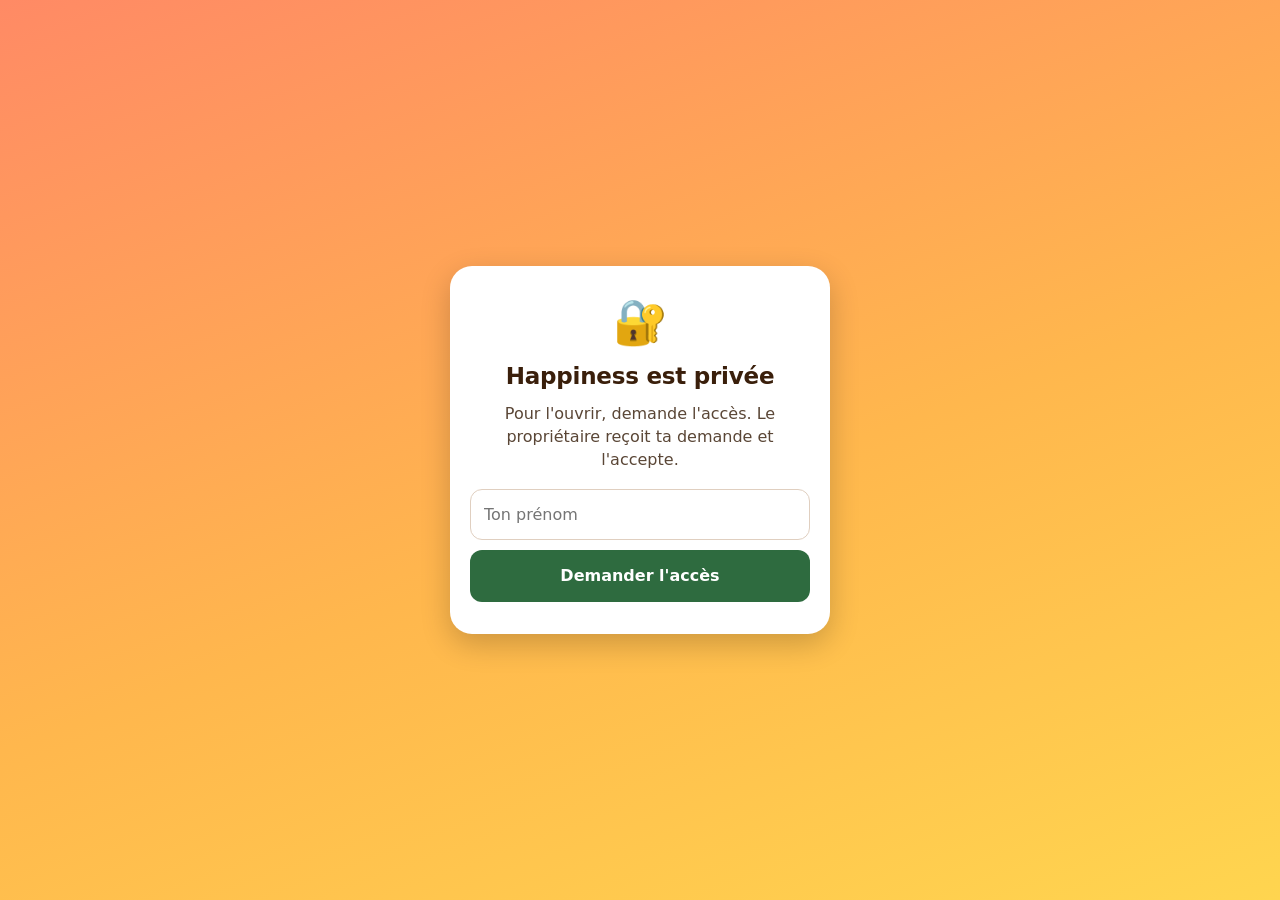
<file: le-fist/index.html>
<!doctype html>
<html lang="fr">
<head>
<meta charset="utf-8">
<script src="../prive.js"></script>
<meta name="viewport" content="width=device-width,initial-scale=1,viewport-fit=cover">
<title>Le Fist</title>
<meta name="theme-color" content="#1d2a24">
<link rel="manifest" href="../manifest.webmanifest">
<link rel="icon" href="../icones/le-fist-192.png">
<link rel="apple-touch-icon" href="../icones/eps-180.png">
<meta name="apple-mobile-web-app-capable" content="yes">
<meta name="mobile-web-app-capable" content="yes">
<meta name="apple-mobile-web-app-title" content="EPS ultime">
<style>
/* Pas de zoom quand on tape vite deux fois sur un bouton (iPhone) */
html,body,button,a,input,label,select{touch-action:manipulation}
.eps-retour{display:flex;align-items:center;max-width:680px;margin:0 auto;padding:10px 0 0;font:600 14px system-ui,-apple-system,sans-serif;color:var(--muted);text-decoration:none}
:root{
  --bg:#f2f1ec; --surface:#fff; --line:#dad7cc; --fg:#1b1d1a; --muted:#646a62;
  --accent:#c8202b; --accent-fg:#fff; --green:#1f8a4c; --soft:#f6e3e3; --gold:#b98a10; --gold-soft:#f6ecc8;
}
@media (prefers-color-scheme:dark){:root{
  --bg:#121614; --surface:#1b211d; --line:#2e3631; --fg:#ebeee9; --muted:#9ba59e;
  --accent:#ef4a52; --accent-fg:#fff; --green:#3fbf7f; --soft:#3a1d20; --gold:#e8c14e; --gold-soft:#3a3216; color-scheme:dark}}
*{box-sizing:border-box}
body{background:var(--bg);color:var(--fg);font:16px/1.4 system-ui,-apple-system,"Segoe UI",sans-serif;margin:0 auto;max-width:680px;padding:0 16px 32px}
button,input{font:inherit;color:inherit}
button{cursor:pointer;-webkit-tap-highlight-color:transparent;border:1px solid var(--line);background:var(--surface);border-radius:12px;padding:10px 14px}
button:active{transform:scale(.97)}
.prim{background:var(--accent);color:var(--accent-fg);border-color:var(--accent);font-weight:700}
h1{font-size:26px;margin:6px 0 2px;letter-spacing:-.01em}
h2{font-size:18px;margin:18px 0 8px}
.sous{color:var(--muted);margin:0 0 14px}
.carte{background:var(--surface);border:1px solid var(--line);border-radius:16px;padding:14px}
.choix{display:grid;grid-template-columns:repeat(4,1fr);gap:8px}
.choix button{min-width:0;padding:12px 2px;font-weight:700;font-size:19px;text-align:center;white-space:nowrap}
.choix button.txt{font-size:14px;letter-spacing:-.01em}
.choix.format{grid-template-columns:repeat(3,1fr)}.choix.format button{white-space:normal;line-height:1.2;padding:10px 4px;font-size:15px}
.choix button.on{background:var(--fg);color:var(--bg);border-color:var(--fg)}
.joueur{display:flex;gap:8px;align-items:center;margin-bottom:8px}
.joueur input{flex:1;min-width:0;padding:10px 12px;border:1px solid var(--line);border-radius:12px;background:var(--bg)}
.joueur button{padding:10px 12px}
.bas{display:flex;gap:8px;margin-top:14px}
.bas button{flex:1}
.gros{font-size:19px;padding:14px}
/* Partie */
.tableau{display:grid;grid-template-columns:repeat(auto-fill,minmax(140px,1fr));gap:8px;margin:10px 0}
.pj{background:var(--surface);border:2px solid var(--line);border-radius:14px;padding:8px 10px;position:relative}
.pj.actif{border-color:var(--accent);background:var(--soft)}
.pj.fini{border-color:var(--green)}
.pj .nom{font-weight:600;white-space:nowrap;overflow:hidden;text-overflow:ellipsis}
.pj .sc{font-size:34px;font-weight:800;line-height:1.1;font-variant-numeric:tabular-nums}
.pj .info{color:var(--muted);font-size:12px}
.pj .vic{position:absolute;top:6px;right:8px;font-size:12px;color:var(--gold);font-weight:700}
.tour{display:flex;align-items:center;gap:8px;margin:6px 0 10px}
.tour .qui{flex:1;font-weight:700;font-size:18px;white-space:nowrap;overflow:hidden;text-overflow:ellipsis}
.fl{width:56px;height:44px;border-radius:10px;border:1px dashed var(--line);display:grid;place-items:center;font-weight:700;font-variant-numeric:tabular-nums}
.fl.ok{border-style:solid;background:var(--surface)}
.reste{font-size:15px;color:var(--muted);margin-bottom:6px}
.reste b{color:var(--fg);font-size:22px}
.mult{display:grid;grid-template-columns:repeat(3,1fr);gap:6px;margin-bottom:6px}
.mult button{font-weight:700}
.mult button.on{background:var(--fg);color:var(--bg);border-color:var(--fg)}
.pave{display:grid;grid-template-columns:repeat(5,1fr);gap:6px}
.pave button{padding:12px 0;font-size:19px;font-weight:700;font-variant-numeric:tabular-nums}
.pave .spe{grid-column:span 1;font-size:15px}
.pave .z{color:var(--muted)}
.actions{display:flex;gap:8px;margin-top:10px}
.actions button{flex:1}
.msg{margin:8px 0;padding:10px 12px;border-radius:12px;font-weight:700;text-align:center}
.msg.bust{background:var(--soft);color:var(--accent)}
.msg.zero{background:var(--gold-soft);color:var(--gold)}
.or{text-align:center}
.or .big{font-size:56px;line-height:1}
.or button{width:100%;margin-top:8px;font-size:19px;padding:14px}
.lien{background:none;border:none;color:var(--muted);text-decoration:underline;padding:6px}
.histo{color:var(--muted);font-size:13px;margin-top:14px}
/* Cricket */
.cri{width:100%;border-collapse:separate;border-spacing:0 4px;margin:8px 0;font-variant-numeric:tabular-nums}
.cri th,.cri td{text-align:center;padding:4px 2px}
.cri th{font-size:13px;font-weight:600;white-space:nowrap;overflow:hidden;text-overflow:ellipsis;max-width:90px}
.cri th.actif{color:var(--accent)}
.cri td.num{font-weight:800;font-size:18px;width:52px;background:var(--surface);border-radius:10px}
.cri td.num.mort{color:var(--muted);text-decoration:line-through}
.cri td.mk{font-size:20px;font-weight:800}
.cri td.mk.actif{background:var(--soft);border-radius:10px}
.cri tr.pts td{font-size:22px;font-weight:800;padding-top:8px}
.pave.cri-pave{grid-template-columns:repeat(4,1fr)}
/* Équipes */
.eq-tit{font-weight:800;font-size:14px;color:var(--accent);margin:12px 0 2px;text-transform:uppercase;letter-spacing:.04em}
.membres{font-size:12px;color:var(--muted);line-height:1.3;margin-top:2px}
.membres b{color:var(--fg)}
.alerte{color:var(--accent);font-weight:700;font-size:14px;margin:10px 0 0}
</style>
</head>
<body>
<a class="eps-retour" href="../">‹ Mes applis</a>
<main id="app"></main>
<script>
const KEY = 'le-fist-v1';
let S = charger();
let mult = 1;
let pile = [];   // pour Annuler

function charger(){
  try { const o = JSON.parse(localStorage.getItem(KEY)); if (o && o.v === 1) return o; } catch(e){}
  return {v:1, depart:301, noms:['',''], victoires:{}, partie:null};
}
if (!S.equipe) S.equipe = 1;   // 1 = chacun pour soi, 2 ou 3 = équipes de 2 ou de 3
// En équipe, les joueurs d'une même équipe lancent chacun leur tour, en alternant avec l'autre équipe.
const lanceur = j => j.membres ? j.membres[(j.mi||0) % j.membres.length] : j.nom;
const tourSuivant = j => { if (j.membres) j.mi = ((j.mi||0) + 1) % j.membres.length; };
const membresHtml = (j, actif) => j.membres ? `<div class="membres">${j.membres.map((m,k)=>actif&&k===(j.mi||0)%j.membres.length?`<b>${esc(m)}</b>`:esc(m)).join(' · ')}</div>` : '';
const quiHtml = j => `🎯 ${esc(lanceur(j))}${j.membres?` <span style="font-weight:400;font-size:.8em;opacity:.75">(${esc(j.nom)})</span>`:''}`;
const nbEquipes = () => S.equipe > 1 ? Math.floor(S.noms.length / S.equipe) : S.noms.length;
const equipesOk = () => S.equipe === 1 || (S.noms.length % S.equipe === 0 && S.noms.length >= 2 * S.equipe);
function sauver(){ try { localStorage.setItem(KEY, JSON.stringify(S)); } catch(e){} }
const esc = s => String(s).replace(/[&<>"]/g, c => ({'&':'&amp;','<':'&lt;','>':'&gt;','"':'&quot;'}[c]));
const $ = id => document.getElementById(id);

function afficher(){
  const p = S.partie;
  if (!p) return accueil();
  if (p.etat === 'or') return flecheOr();
  if (p.etat === 'fin') return fin();
  if (p.mode === 'cricket') return jeuCricket();
  jeu();
}

/* ---------- Réglage de la partie ---------- */
function accueil(){
  $('app').innerHTML = `
  <h1>🎯 Le Fist</h1>
  <p class="sous">Fléchettes entre collègues. 101, 301, 501 (pas besoin de finir en double) ou Cricket, seul ou en équipes.</p>
  <div class="carte">
    <h2 style="margin-top:0">Départ</h2>
    <div class="choix">${[101,301,501,'cricket'].map(n=>`<button data-dep="${n}" class="${S.depart===n?'on':''} ${n==='cricket'?'txt':''}">${n==='cricket'?'Cricket':n}</button>`).join('')}</div>
    ${S.depart==='cricket'?'<p class="sous" style="margin:10px 0 0;font-size:14px">Ferme 15 à 20 et le Bull (3 touches chacun : simple 1, double 2, triple 3). Une fois fermé, chaque touche en plus marque des points tant qu\'un adversaire ne l\'a pas fermé. Gagne celui qui a tout fermé avec au moins autant de points que les autres.</p>':''}
    <h2>Format</h2>
    <div class="choix format">${[[1,'Chacun pour soi'],[2,'Équipes de 2'],[3,'Équipes de 3']].map(([e,t])=>`<button data-eq="${e}" class="txt ${S.equipe===e?'on':''}">${t}</button>`).join('')}</div>
    <h2>Joueurs <span class="sous" style="font-weight:400;font-size:14px">(${S.equipe>1?'rangés par équipe, ↑ pour changer d\'équipe':'dans l\'ordre de jeu'})</span></h2>
    <div id="joueurs">${S.noms.map((n,i)=>`${S.equipe>1&&i%S.equipe===0?`<div class="eq-tit">Équipe ${i/S.equipe+1}</div>`:''}
      <div class="joueur"><input data-i="${i}" value="${esc(n)}" placeholder="Joueur ${i+1}" autocomplete="off">
      <button data-monte="${i}" aria-label="Monter" ${i?'':'disabled'}>↑</button>
      <button data-suppr="${i}" aria-label="Retirer" ${S.noms.length>1?'':'disabled'}>✕</button></div>`).join('')}</div>
    <button id="ajout">+ Ajouter un joueur</button>${S.equipe>1?' <button id="melange">🔀 Mélanger les équipes</button>':''}
    ${equipesOk()?'':`<p class="alerte">Pour jouer en équipes de ${S.equipe}, il faut ${S.equipe*2}, ${S.equipe*3}… joueurs (là : ${S.noms.length}).</p>`}
    <div class="bas"><button class="prim gros" id="go" ${equipesOk()?'':'disabled'}>Lancer la partie${S.equipe>1&&equipesOk()?` (${nbEquipes()} équipes)`:''}</button></div>
  </div>
  ${Object.keys(S.victoires).length ? `<p class="histo">Victoires : ${Object.entries(S.victoires).sort((a,b)=>b[1]-a[1]).map(([n,v])=>`${esc(n)} ${v}`).join(' · ')} <button class="lien" id="raz">remettre à zéro</button></p>`:''}`;
  $('app').querySelectorAll('[data-dep]').forEach(b=>b.onclick=()=>{const d=b.dataset.dep;S.depart=d==='cricket'?d:+d;sauver();accueil();});
  $('app').querySelectorAll('[data-eq]').forEach(b=>b.onclick=()=>{S.equipe=+b.dataset.eq;while(S.equipe>1&&S.noms.length<S.equipe*2)S.noms.push('');sauver();accueil();});
  if ($('melange')) $('melange').onclick=()=>{for(let i=S.noms.length-1;i>0;i--){const k=Math.floor(Math.random()*(i+1));[S.noms[i],S.noms[k]]=[S.noms[k],S.noms[i]];}sauver();accueil();};
  $('app').querySelectorAll('input[data-i]').forEach(inp=>inp.oninput=()=>{S.noms[+inp.dataset.i]=inp.value;sauver();});
  $('app').querySelectorAll('[data-suppr]').forEach(b=>b.onclick=()=>{S.noms.splice(+b.dataset.suppr,1);sauver();accueil();});
  $('app').querySelectorAll('[data-monte]').forEach(b=>b.onclick=()=>{const i=+b.dataset.monte;[S.noms[i-1],S.noms[i]]=[S.noms[i],S.noms[i-1]];sauver();accueil();});
  $('ajout').onclick=()=>{S.noms.push('');sauver();accueil();const l=$('app').querySelectorAll('input[data-i]');l[l.length-1].focus();};
  if ($('raz')) $('raz').onclick=()=>{ if(confirm('Remettre les victoires à zéro ?')){S.victoires={};sauver();accueil();} };
  $('go').onclick=()=>{ if (equipesOk()) nouvellePartie(S.noms.map((n,i)=>n.trim()||`Joueur ${i+1}`)); };
}

// Les « joueurs » de la partie sont des personnes, ou des équipes (avec leurs membres).
function unites(noms, eq){
  if (!eq || eq < 2) return noms.map(n=>({nom:n}));
  const o = [];
  for (let i = 0; i + eq <= noms.length; i += eq){ const m = noms.slice(i, i + eq); o.push({nom:m.join(' & '), membres:m, mi:0}); }
  return o;
}
function nouvellePartie(noms, eq){
  eq = eq || S.equipe;
  const U = unites(noms, eq);
  if (S.depart === 'cricket'){
    S.partie = {mode:'cricket', etat:'jeu', depart:'cricket', eq, joueurs:U.map(u=>({...u, m:{20:0,19:0,18:0,17:0,16:0,15:0,25:0}, pts:0, fl:0, tours:[]})),
                cur:0, flech:[], tourNo:1, gagnant:null};
    pile = []; mult = 1; sauver(); return afficher();
  }
  S.partie = {etat:'jeu', depart:S.depart, eq, joueurs:U.map(u=>({...u, score:S.depart, fl:0, tours:[]})),
              cur:0, flech:[], tourNo:1, finis:[], gagnant:null};
  pile = []; mult = 1; sauver(); afficher();
}

/* ---------- Partie ---------- */
function snap(){ pile.push(JSON.stringify(S.partie)); if (pile.length>200) pile.shift(); }

function jeu(msg){
  const p = S.partie, j = p.joueurs[p.cur];
  const dejaTour = p.flech.reduce((a,f)=>a+f.v,0);
  const reste = j.score - dejaTour;
  $('app').innerHTML = `
  <div class="tableau">${p.joueurs.map((x,i)=>{
    const moy = x.fl ? ((p.depart - x.score)/x.fl*3).toFixed(1) : '–';
    const fini = p.finis.includes(i);
    return `<div class="pj ${i===p.cur?'actif':''} ${fini?'fini':''}">
      ${S.victoires[x.nom]?`<span class="vic">🏆 ${S.victoires[x.nom]}</span>`:''}
      <div class="nom">${esc(x.nom)}</div>${membresHtml(x, i===p.cur)}
      <div class="sc">${i===p.cur ? reste : x.score}</div>
      <div class="info">${fini?'À zéro ✓':`moy. ${moy} / 3 fl.`}</div></div>`;}).join('')}</div>
  <div class="tour"><div class="qui">${quiHtml(j)}</div>
    ${[0,1,2].map(k=>`<div class="fl ${p.flech[k]?'ok':''}">${p.flech[k]?p.flech[k].t:''}</div>`).join('')}</div>
  ${msg ? `<div class="msg ${msg.c}">${msg.t}</div>` : `<div class="reste">Tour ${p.tourNo} · il reste <b>${reste}</b></div>`}
  <div class="mult">${[[1,'Simple'],[2,'Double'],[3,'Triple']].map(([m,t])=>`<button data-m="${m}" class="${mult===m?'on':''}">${t}</button>`).join('')}</div>
  <div class="pave">${Array.from({length:20},(_,i)=>`<button data-n="${i+1}">${i+1}</button>`).join('')}
    <button class="spe" data-n="25">25</button><button class="spe" data-n="50">Bull 50</button>
    <button class="spe z" data-n="0">Raté</button><span></span><span></span></div>
  <div class="actions"><button id="annule" ${pile.length?'':'disabled'}>↶ Annuler</button><button id="quitte">Arrêter la partie</button></div>`;
  $('app').querySelectorAll('[data-m]').forEach(b=>b.onclick=()=>{mult=mult===+b.dataset.m&&mult!==1?1:+b.dataset.m;jeu(msg);});
  $('app').querySelectorAll('[data-n]').forEach(b=>b.onclick=()=>fleche(+b.dataset.n));
  $('annule').onclick=annuler;
  $('quitte').onclick=()=>{ if(confirm('Arrêter cette partie ?')){S.partie=null;sauver();afficher();} };
}

function fleche(n){
  const p = S.partie; if (p.etat!=='jeu') return;
  snap();
  let m = mult; if (n===25 || n===50) m = 1; if (n===0) m = 1;
  const v = n*m, t = n===0 ? '0' : n===50 ? 'Bull' : (m===3?'T':m===2?'D':'')+n;
  mult = 1;
  const j = p.joueurs[p.cur];
  p.flech.push({v,t}); j.fl++;
  const total = p.flech.reduce((a,f)=>a+f.v,0);
  const reste = j.score - total;
  let msg = null;
  if (reste < 0){
    j.tours.push({b:true}); msg = {c:'bust', t:`💥 Bust ! ${esc(j.nom)} reste à ${j.score}`};
    finTour(msg); return;
  }
  if (reste === 0){
    j.score = 0; j.tours.push({p:total}); p.finis.push(p.cur);
    finTour({c:'zero', t:`🎯 ${esc(j.nom)} tombe pile à 0 !`}); return;
  }
  if (p.flech.length === 3){ j.score = reste; j.tours.push({p:total}); finTour(null); return; }
  sauver(); jeu();
}

// Passe au joueur suivant. À la fin de la tournée, on regarde qui est tombé à 0.
function finTour(msg){
  const p = S.partie;
  p.flech = [];
  tourSuivant(p.joueurs[p.cur]);
  let i = p.cur + 1;
  if (i >= p.joueurs.length){
    if (p.finis.length === 1){ return gagne(p.finis[0]); }
    if (p.finis.length > 1){ p.etat = 'or'; sauver(); return afficher(); }
    i = 0; p.tourNo++;
  }
  p.cur = i;
  sauver(); jeu(msg);
}

function gagne(i){
  const p = S.partie; p.etat = 'fin'; p.gagnant = i;
  (p.joueurs[i].membres || [p.joueurs[i].nom]).forEach(n => { S.victoires[n] = (S.victoires[n]||0)+1; });
  sauver(); afficher();
}

function annuler(){
  if (!pile.length) return;
  const avant = JSON.parse(pile.pop());
  // Une victoire comptée est retirée si on revient en arrière
  if (S.partie.etat==='fin' && S.partie.gagnant!=null){
    const g = S.partie.joueurs[S.partie.gagnant];
    (g.membres || [g.nom]).forEach(n => { if (S.victoires[n]) { S.victoires[n]--; if(!S.victoires[n]) delete S.victoires[n]; } });
  }
  S.partie = avant; mult = 1; sauver(); afficher();
}

/* ---------- Flèche en or ---------- */
function flecheOr(){
  const p = S.partie;
  $('app').innerHTML = `
  <div class="carte or">
    <div class="big">🥇</div>
    <h1>Flèche en or !</h1>
    <p class="sous">${p.finis.map(i=>esc(p.joueurs[i].nom)).join(' et ')} sont tombés à 0 dans la même tournée.<br>Une seule flèche chacun : le plus proche du centre gagne.</p>
    <h2>Qui est le plus proche du centre ?</h2>
    ${p.finis.map(i=>`<button class="prim" data-g="${i}">${esc(p.joueurs[i].nom)}</button>`).join('')}
    <div class="actions"><button id="annule">↶ Annuler la dernière flèche</button></div>
  </div>`;
  $('app').querySelectorAll('[data-g]').forEach(b=>b.onclick=()=>{snap();gagne(+b.dataset.g);});
  $('annule').onclick=annuler;
}

/* ---------- Fin ---------- */
function fin(){
  const p = S.partie, g = p.joueurs[p.gagnant];
  const autres = p.joueurs.filter((_,i)=>i!==p.gagnant).sort((a,b)=>p.mode==='cricket'?b.pts-a.pts:a.score-b.score);
  $('app').innerHTML = `
  <div class="carte or">
    <div class="big">🏆</div>
    <h1>${esc(g.nom)} ${g.membres?'gagnent':'gagne'} !</h1>
    <p class="sous">${p.mode==='cricket'?`Cricket · ${g.pts} pts`:p.depart} en ${g.tours.length} tours (${g.fl} fléchettes)${!g.membres&&S.victoires[g.nom]>1?` · ${S.victoires[g.nom]} victoires`:''}</p>
    ${autres.length?`<p>${autres.map(x=>`${esc(x.nom)} : ${p.mode==='cricket'?x.pts+' pts':x.score}`).join(' · ')}</p>`:''}
    <button class="prim" id="revanche">Revanche (le suivant commence)</button>
    <button id="nouvelle">Nouvelle partie</button>
    <div class="actions"><button id="annule">↶ Annuler la dernière flèche</button></div>
  </div>`;
  // Revanche : l'équipe (ou le joueur) suivante commence
  $('revanche').onclick=()=>{ const u=p.joueurs.map(x=>x.membres||[x.nom]); u.push(u.shift()); S.depart=p.depart; nouvellePartie(u.flat(), p.eq||1); };
  $('nouvelle').onclick=()=>{ S.partie=null; sauver(); afficher(); };
  $('annule').onclick=annuler;
}

/* ---------- Cricket ---------- */
const CN = [20,19,18,17,16,15,25];
const marque = n => n >= 3 ? 'Ⓧ' : n === 2 ? '✕' : n === 1 ? '/' : '';
function jeuCricket(msg){
  const p = S.partie, j = p.joueurs[p.cur];
  const mort = c => p.joueurs.every(x => x.m[c] >= 3);
  $('app').innerHTML = `
  <table class="cri"><tr><th></th>${p.joueurs.map((x,i)=>`<th class="${i===p.cur?'actif':''}">${esc(x.nom)}${S.victoires[x.nom]?` 🏆${S.victoires[x.nom]}`:''}${membresHtml(x, i===p.cur)}</th>`).join('')}</tr>
  ${CN.map(c=>`<tr><td class="num ${mort(c)?'mort':''}">${c===25?'Bull':c}</td>${p.joueurs.map((x,i)=>`<td class="mk ${i===p.cur?'actif':''}">${marque(x.m[c])}</td>`).join('')}</tr>`).join('')}
  <tr class="pts"><td class="num">Pts</td>${p.joueurs.map((x,i)=>`<td class="${i===p.cur?'actif':''}">${x.pts}</td>`).join('')}</tr></table>
  <div class="tour"><div class="qui">${quiHtml(j)}</div>
    ${[0,1,2].map(k=>`<div class="fl ${p.flech[k]?'ok':''}">${p.flech[k]?p.flech[k].t:''}</div>`).join('')}</div>
  ${msg ? `<div class="msg ${msg.c}">${msg.t}</div>` : `<div class="reste">Tour ${p.tourNo}</div>`}
  <div class="mult">${[[1,'Simple'],[2,'Double'],[3,'Triple']].map(([m,t])=>`<button data-m="${m}" class="${mult===m?'on':''}">${t}</button>`).join('')}</div>
  <div class="pave cri-pave">${[20,19,18,17,16,15].map(n=>`<button data-n="${n}">${n}</button>`).join('')}
    <button class="spe" data-n="25">Bull 25</button><button class="spe" data-n="50">Bull 50</button>
    <button class="spe z" data-n="0" style="grid-column:span 4">Raté / autre numéro</button></div>
  <div class="actions"><button id="annule" ${pile.length?'':'disabled'}>↶ Annuler</button><button id="quitte">Arrêter la partie</button></div>`;
  $('app').querySelectorAll('[data-m]').forEach(b=>b.onclick=()=>{mult=mult===+b.dataset.m&&mult!==1?1:+b.dataset.m;jeuCricket(msg);});
  $('app').querySelectorAll('[data-n]').forEach(b=>b.onclick=()=>flecheCricket(+b.dataset.n));
  $('annule').onclick=annuler;
  $('quitte').onclick=()=>{ if(confirm('Arrêter cette partie ?')){S.partie=null;sauver();afficher();} };
}

function flecheCricket(n){
  const p = S.partie; if (p.etat!=='jeu') return;
  snap();
  let m = mult; mult = 1;
  let c = n, touches = m;
  if (n === 25){ c = 25; touches = 1; } else if (n === 50){ c = 25; touches = 2; } else if (n === 0){ c = 0; touches = 0; }
  const t = n===0 ? '0' : n===50 ? 'Bull' : n===25 ? '25' : (m===3?'T':m===2?'D':'')+n;
  const j = p.joueurs[p.cur]; j.fl++;
  let gain = 0;
  if (c){
    const avant = j.m[c]; j.m[c] = Math.min(3, avant + touches);
    const enTrop = avant + touches - 3;
    // Les touches en plus marquent seulement si un adversaire n'a pas fermé ce numéro.
    if (enTrop > 0 && p.joueurs.some(x => x !== j && x.m[c] < 3)) gain = Math.min(enTrop, touches) * c;
    j.pts += gain;
  }
  p.flech.push({t, gain});
  const ferme = CN.every(x => j.m[x] >= 3);
  if (ferme && p.joueurs.every(x => x === j || j.pts >= x.pts)){ j.tours.push(1); return gagne(p.cur); }
  if (p.flech.length === 3){
    j.tours.push(1); p.flech = []; tourSuivant(j);
    p.cur = (p.cur + 1) % p.joueurs.length; if (p.cur === 0) p.tourNo++;
    sauver(); return jeuCricket();
  }
  sauver(); jeuCricket(gain ? {c:'zero', t:`+${gain} pts pour ${esc(j.nom)}`} : null);
}

afficher();
</script>
<script>
// Mise a jour automatique : on verifie a chaque ouverture et a chaque retour dans l'appli,
// et on recharge une fois quand la nouvelle version est prete (les donnees restent sur le telephone).
if ('serviceWorker' in navigator) {
  const dejaPilote = !!navigator.serviceWorker.controller; let recharge = false;
  navigator.serviceWorker.addEventListener('controllerchange', () => { if (dejaPilote && !recharge) { recharge = true; location.reload(); } });
  if (navigator.onLine) navigator.serviceWorker.register('../sw.js').then(reg => {
    document.addEventListener('visibilitychange', () => { if (document.visibilityState === 'visible' && navigator.onLine) reg.update().catch(() => {}); });
  }).catch(() => {});
}
</script>
</body>
</html>
</file>
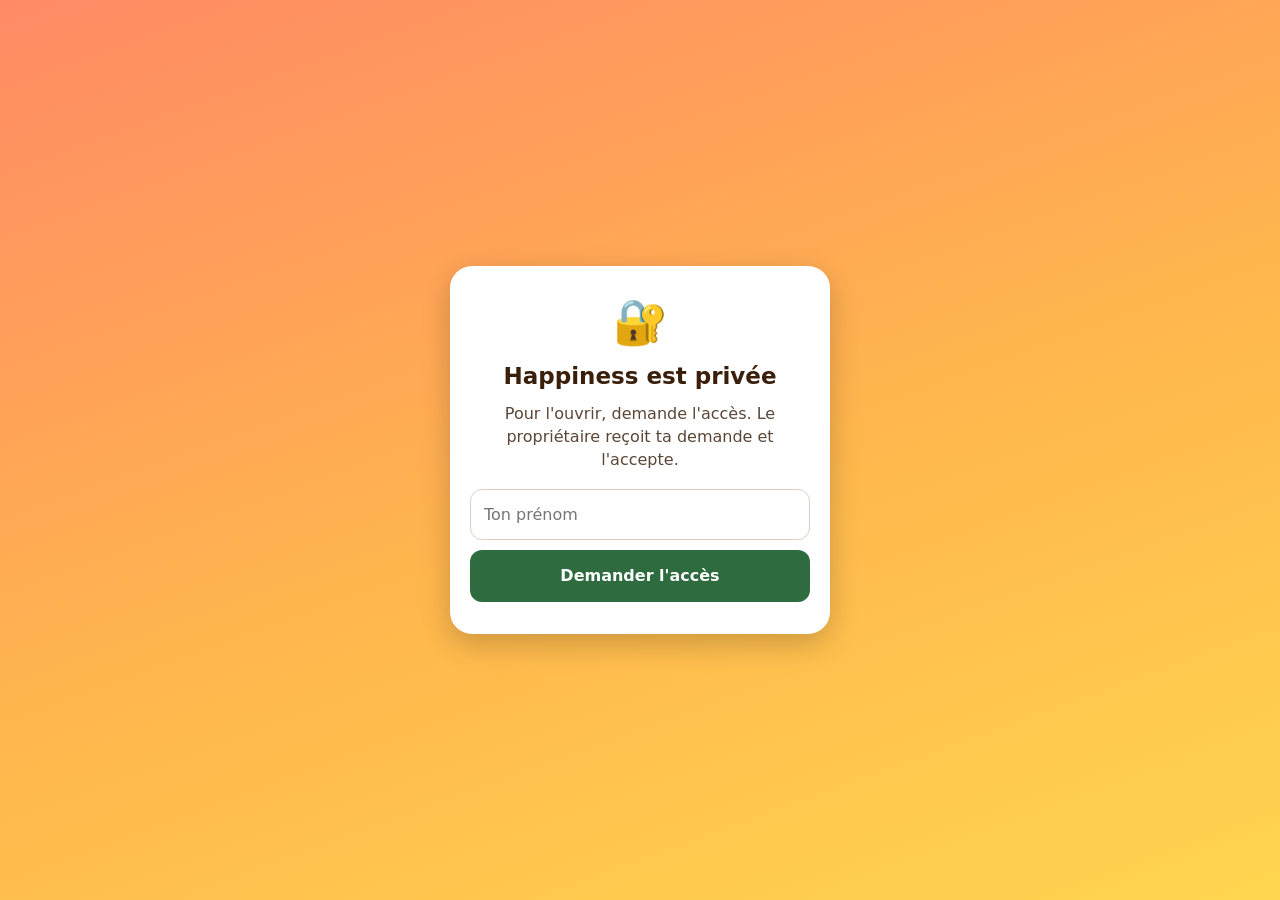
<file: tableau/index.html>
<!doctype html>
<html lang="fr">
<head>
<meta charset="utf-8">
<script src="../prive.js"></script>
<meta name="viewport" content="width=device-width,initial-scale=1,viewport-fit=cover">
<title>Classement Koh-Lanta</title>
<meta name="theme-color" content="#e8590c">
<link rel="manifest" href="../manifest.webmanifest">
<link rel="icon" href="../icones/koh-lanta-192.png">
<link rel="apple-touch-icon" href="../icones/eps-180.png">
<meta name="apple-mobile-web-app-capable" content="yes">
<meta name="mobile-web-app-capable" content="yes">
<meta name="apple-mobile-web-app-title" content="EPS ultime">
<style>
:root{--bg:#eef3f1;--surface:#fff;--ink:#12302b;--muted:#5c716c;--line:#d3dfdb;--torch:#e8590c;--gold:#d9a400;--silver:#8a979b;--bronze:#b5652b;--fair:#2f7d5b;--red:#c92a2a;
  --jaune:#f1c232;--jaune-ink:#2b2100;--vert:#2f9e5b;--vert-ink:#fff;--bleu:#2f6fd0;--bleu-ink:#fff;--rouge:#d64545;--rouge-ink:#fff;--tout:#12302b;--tout-ink:#fff}
@media (prefers-color-scheme:dark){:root{--bg:#0d1a18;--surface:#152724;--ink:#e6f0ed;--muted:#93a8a2;--line:#28403b;--tout:#e6f0ed;--tout-ink:#0d1a18;color-scheme:dark}}
*{box-sizing:border-box}
html,body,button,a{touch-action:manipulation}
body{margin:0 auto;max-width:600px;padding:0 16px calc(32px + env(safe-area-inset-bottom,0px));background:var(--bg);color:var(--ink);font:16px/1.4 system-ui,-apple-system,"Segoe UI",sans-serif}
.retour{display:inline-block;padding:10px 0 0;font-weight:600;font-size:14px;color:var(--muted);text-decoration:none}
header{position:sticky;top:0;background:var(--bg);padding:8px 0 10px;display:grid;gap:10px;z-index:2}
.haut{display:flex;justify-content:space-between;align-items:center;gap:10px}
h1{margin:0;font-size:22px}
.maj{color:var(--muted);font-size:12px;text-align:right}
.maj button{border:1px solid var(--line);background:var(--surface);color:var(--ink);border-radius:99px;padding:5px 10px;font:inherit;font-weight:600}
.onglets{display:grid;grid-template-columns:repeat(5,1fr);gap:5px}
.onglets button{border:2px solid var(--line);background:var(--surface);color:var(--ink);border-radius:10px;padding:8px 2px;font:inherit;font-weight:700;font-size:13px}
.onglets button[aria-pressed="true"]{background:var(--c);color:var(--ci);border-color:var(--c)}
.ligne{display:grid;grid-template-columns:34px 1fr auto;align-items:center;gap:8px;padding:10px 12px;background:var(--surface);border:1px solid var(--line);border-radius:12px;margin-bottom:6px}
.ligne.r1{box-shadow:inset 4px 0 0 var(--gold)}.ligne.r2{box-shadow:inset 4px 0 0 var(--silver)}.ligne.r3{box-shadow:inset 4px 0 0 var(--bronze)}
.rg{font-weight:800;text-align:center;color:var(--muted)}
.nm{min-width:0;overflow-wrap:anywhere}
.nm small{display:block;color:var(--muted);font-size:12px}
.pt{font-weight:800;font-size:20px;font-variant-numeric:tabular-nums}
.vide,.note{color:var(--muted);font-size:14px}
.err{color:var(--red);font-size:14px}
h2{font-size:15px;margin:18px 0 8px;color:var(--muted);text-transform:uppercase;letter-spacing:.05em}
.lecons{display:grid;gap:4px;font-size:14px}
.lecons div{display:flex;justify-content:space-between;background:var(--surface);border:1px solid var(--line);border-radius:10px;padding:8px 10px}
h3{margin:22px 0 8px;font-size:17px}
.titre{text-align:center;margin:6px 0 4px}.titre b{font-size:22px;display:block}.titre span{color:var(--muted);font-size:14px}
.podium{display:grid;grid-template-columns:1fr 1fr 1fr;gap:8px;align-items:end;margin-top:12px}
.marche{background:var(--surface);border:1px solid var(--line);border-radius:14px;padding:10px 6px;text-align:center;display:grid;gap:2px}
.marche .m{font-size:28px}.marche b{font-size:14px;overflow-wrap:anywhere}.marche small{color:var(--muted);font-size:12px}
.marche.p1{padding-top:22px;border-color:var(--gold)}.marche.p2{padding-top:14px}.marche.p3{padding-top:8px}
table{width:100%;border-collapse:collapse;background:var(--surface);border:1px solid var(--line);border-radius:12px;overflow:hidden;font-size:14px}
th,td{padding:8px 6px;text-align:left}th{font-size:11px;text-transform:uppercase;letter-spacing:.05em;color:var(--muted);border-bottom:1px solid var(--line)}
tbody tr+tr td{border-top:1px solid var(--line)}td.n{text-align:center;font-weight:700;font-variant-numeric:tabular-nums}
.gr{display:grid;grid-template-columns:1fr 1fr;gap:8px}
.gc{background:var(--surface);border:1px solid var(--line);border-top:6px solid var(--c);border-radius:12px;padding:10px;font-size:14px;display:grid;gap:4px}
.gc b{font-size:13px;text-transform:uppercase;letter-spacing:.04em}.gc small{color:var(--muted);font-size:12px}
.gc div{display:flex;justify-content:space-between;gap:6px}.gc div span:first-child{overflow-wrap:anywhere;min-width:0}
.stats{display:grid;grid-template-columns:repeat(3,1fr);gap:8px;margin-top:16px}
.stats div{background:var(--surface);border:1px solid var(--line);border-radius:12px;padding:10px 6px;text-align:center}
.stats b{display:block;font-size:20px}.stats span{color:var(--muted);font-size:12px}
.rouge{border-color:var(--red)!important}
.bareme{color:var(--muted);font-size:13px;text-align:center;margin-top:18px}
.actions{display:grid;grid-template-columns:1fr 1fr;gap:8px;margin:18px 0 4px}
.actions button{border:0;border-radius:12px;padding:13px 8px;font:inherit;font-weight:700;background:var(--ink);color:var(--bg)}
.actions button+button{background:var(--surface);color:var(--ink);border:2px solid var(--line)}
#impression{display:none}
@page{size:A4;margin:12mm}
@media print{
  body{max-width:none;padding:0;background:#fff;color:#000}
  body>*:not(#impression){display:none!important}
  #impression{display:block;color:#000;font-family:system-ui,-apple-system,"Segoe UI",sans-serif}
  .pg{page-break-after:always;break-after:page;height:270mm;display:flex;flex-direction:column;gap:5mm}
  .pg:last-child{page-break-after:auto;break-after:auto}
  .bandeau{background:#000;color:#fff;text-align:center;padding:4mm;border-radius:3mm;-webkit-print-color-adjust:exact;print-color-adjust:exact}
  .bandeau b{display:block;font-size:26pt}.bandeau span{font-size:12pt}
  .ip-titre{background:#333;color:#fff;font-weight:800;font-size:15pt;padding:2.5mm 4mm;border-radius:2mm;-webkit-print-color-adjust:exact;print-color-adjust:exact}
  .ip-pod{display:grid;grid-template-columns:1fr 1fr 1fr;gap:4mm;align-items:end}
  .ip-pod div{border:0.6mm solid #000;border-radius:3mm;text-align:center;padding:3mm;display:grid;gap:1mm}
  .ip-pod .m{font-size:28pt}.ip-pod b{font-size:15pt}.ip-pod small{font-size:11pt}
  .ip-pod .p1{padding-top:12mm;background:#ddd;-webkit-print-color-adjust:exact;print-color-adjust:exact}.ip-pod .p2{padding-top:7mm}
  .ip-t{width:100%;border-collapse:collapse;font-size:13pt;border:0.4mm solid #000}
  .ip-t th{background:#000;color:#fff;text-align:left;padding:2mm 3mm;font-size:10pt;text-transform:uppercase;-webkit-print-color-adjust:exact;print-color-adjust:exact}
  .ip-t td{padding:2.2mm 3mm;border-top:0.3mm solid #999}.ip-t td.n{text-align:center;font-weight:800}
  .ip-t tr:nth-child(even) td{background:#eee;-webkit-print-color-adjust:exact;print-color-adjust:exact}
  .ip-gr{display:grid;grid-template-columns:1fr 1fr;gap:4mm}
  .ip-gr div{border:0.5mm solid #000;border-radius:2mm;padding:3mm;font-size:12pt;display:grid;gap:1mm}
  .ip-gr b{font-size:13pt}.ip-gr p{margin:0;display:flex;justify-content:space-between}
  .ip-stats{display:grid;grid-template-columns:repeat(3,1fr);gap:4mm;text-align:center}
  .ip-stats div{border:0.5mm solid #000;border-radius:2mm;padding:3mm}.ip-stats b{display:block;font-size:18pt}
  .ip-bar{text-align:center;font-size:10pt;margin-top:auto}
}
</style>
</head>
<body>
<a class="retour" href="../koh-lanta/">‹ Koh-Lanta Arène</a>
<header>
  <div class="haut"><h1>🏆 Classement Koh-Lanta</h1><div class="maj"><button id="maj" type="button">↻ Actualiser</button><div id="etat"></div></div></div>
  <div class="onglets" id="onglets"></div>
</header>
<main id="vue"></main>
<div id="impression"></div>
<script>
const GR = [['top','Fiche','tout'],['Jaune','Jaune','jaune'],['Vert','Vert','vert'],['Bleu','Bleu','bleu'],['Rouge','Rouge','rouge']];
const CLE = {Jaune:'jaune', Vert:'vert', Bleu:'bleu', Rouge:'rouge'};
const lire = k => { try { return localStorage.getItem(k); } catch(e){ return null; } };
let onglet = lire('kl-tableau-onglet') || 'top';
let D = null; try { D = JSON.parse(lire('kl-tableau-cache')); } catch(e){}
let listes = {}; try { listes = JSON.parse(lire('kl-listes-v1')) || {}; } catch(e){}
const esc = s => String(s).replace(/[&<>"']/g, c => ({'&':'&amp;','<':'&lt;','>':'&gt;','"':'&quot;',"'":'&#39;'}[c]));

// Totaux par élève, à partir du journal des fins de leçon (même barème que l'Excel).
function totaux(){
  const t = {};
  const el = (n, g) => t[n] || (t[n] = {n, g, p:0, o:0, a:0, b:0, f:0, r:0});
  Object.keys(CLE).forEach(g => (listes[CLE[g]] || []).forEach(n => el(n, g)));
  (D?.lignes || []).forEach(l => { const x = el(l.eleve, l.groupe); x.p += Number(l.points) || 0;
    if (l.place === '1er') x.o++; else if (l.place === '2e') x.a++; else if (l.place === '3e') x.b++;
    else if (l.place === 'Fair-play') x.f++; else if (l.place === 'Perturbateur') x.r++; });
  return Object.values(t);
}
function detail(x){
  const s = [x.o ? `🥇${x.o}` : '', x.a ? `🥈${x.a}` : '', x.b ? `🥉${x.b}` : '', x.f ? `🤝${x.f}` : '', x.r ? `🟥${x.r}` : ''].filter(Boolean).join(' ');
  return s;
}
function liste(xs, avecGroupe){
  xs.sort((a, b) => b.p - a.p || a.n.localeCompare(b.n, 'fr'));
  return xs.map(x => { const rg = xs.filter(y => y.p > x.p).length + 1;
    return `<div class="ligne ${x.p > 0 && rg <= 3 ? 'r' + rg : ''}"><span class="rg">${rg}</span><span class="nm">${esc(x.n)}<small>${avecGroupe ? esc(x.g) + (detail(x) ? ' · ' : '') : ''}${detail(x)}</small></span><span class="pt">${x.p}</span></div>`; }).join('');
}
const MED = ['🥇','🥈','🥉'];
const rangs = xs => xs.map(x => ({...x, rg: xs.filter(y => y.p > x.p).length + 1}));
function fiche(T){
  const auj = new Date().toLocaleDateString('fr-BE');
  const marques = T.filter(x => x.p > 0).sort((a, b) => b.p - a.p || a.n.localeCompare(b.n, 'fr'));
  const top = rangs(marques).slice(0, 10);
  let h = `<div class="titre"><b>🏝️ KOH-LANTA EPS</b><span>Classement au ${auj}</span></div>`;
  // podium general
  const pod = [top[1], top[0], top[2]];
  h += `<div class="podium">${pod.map((x, i) => { const cl = ['p2','p1','p3'][i], m = ['🥈','🥇','🥉'][i];
    return x ? `<div class="marche ${cl}"><span class="m">${m}</span><b>${esc(x.n)}</b><small>${esc(x.g)} · ${x.p} pts</small></div>` : `<div class="marche ${cl}"><span class="m">${m}</span><small>—</small></div>`; }).join('')}</div>`;
  // top 10
  h += `<h3>🏆 Top 10 général</h3>` + (top.length ? `<table><thead><tr><th>Rang</th><th>Élève</th><th>Groupe</th><th>Pts</th></tr></thead><tbody>${top.map(x => `<tr><td class="n">${x.rg}</td><td>${esc(x.n)}</td><td>${esc(x.g)}</td><td class="n">${x.p}</td></tr>`).join('')}</tbody></table>` : '<p class="vide">Personne n\'a encore de points.</p>');
  // top 3 de chaque groupe
  h += `<h3>🔥 Le top 3 de chaque groupe</h3><div class="gr">${Object.keys(CLE).map(g => {
    const tous = T.filter(x => x.g === g), m = rangs(tous.filter(x => x.p > 0).sort((a, b) => b.p - a.p || a.n.localeCompare(b.n, 'fr'))).slice(0, 3);
    return `<div class="gc" style="--c:var(--${CLE[g]})"><b>Groupe ${g}</b><small>${tous.filter(x => x.p > 0).length} / ${tous.length} ont marqué</small>${m.map(x => `<div><span>${MED[x.rg - 1] || x.rg + '.'} ${esc(x.n)}</span><span>${x.p}</span></div>`).join('') || '<small>—</small>'}</div>`; }).join('')}</div>`;
  // fair-play
  const fp = T.filter(x => x.f > 0).sort((a, b) => b.f - a.f || a.n.localeCompare(b.n, 'fr'));
  const fpr = fp.map(x => ({...x, rg: fp.filter(y => y.f > x.f).length + 1})).slice(0, 3);
  h += `<h3>🤝 Top 3 fair-play & meilleur coéquipier</h3>` + (fpr.length ? `<table><thead><tr><th>Rang</th><th>Élève</th><th>Groupe</th><th>Distinctions</th></tr></thead><tbody>${fpr.map(x => `<tr><td class="n">${x.rg}</td><td>${esc(x.n)}</td><td>${esc(x.g)}</td><td class="n">${x.f}</td></tr>`).join('')}</tbody></table>` : '<p class="vide">Pas encore de distinction fair-play : à vous de jouer !</p>');
  // chiffres
  const total = T.reduce((t, x) => t + x.p, 0);
  h += `<div class="stats"><div><b>${total}</b><span>points distribués</span></div><div><b>${marques.length} / ${T.length}</b><span>élèves ont déjà marqué</span></div><div><b>${marques.length < 10 ? 0 : top[top.length - 1].p} pts</b><span>pour entrer dans le Top 10</span></div></div>`;
  // cartons rouges : tous ceux au maximum
  const mx = Math.max(0, ...T.map(x => x.r)), rc = T.filter(x => mx > 0 && x.r === mx).sort((a, b) => a.n.localeCompare(b.n, 'fr'));
  h += `<h3>⛔ Carton rouge : il faut se ressaisir !</h3>` + (rc.length ? `<table class="rouge"><thead><tr><th>Groupe</th><th>Élève</th><th>Cartons</th></tr></thead><tbody>${rc.slice(0, 3).map(x => `<tr><td>${esc(x.g)}</td><td>${esc(x.n)}</td><td class="n">${x.r}</td></tr>`).join('')}</tbody></table>${rc.length > 3 ? `<p class="note">… et ${rc.length - 3} autre${rc.length - 3 > 1 ? 's' : ''}</p>` : ''}` : '<p class="vide">Aucun carton rouge. Bravo !</p>');
  h += `<p class="bareme">Barème : 1er = 5 pts · 2e = 3 pts · 3e = 1 pt<br>Fair-play / meilleur coéquipier = +3 pts · Carton rouge = −3 pts</p>`;
  return h;
}
// Affiche noir et blanc, 2 pages A4, comme les onglets « Affiche N&B » de l'Excel.
function imprimer(T){
  const auj = new Date().toLocaleDateString('fr-BE');
  const tri = xs => xs.sort((a, b) => b.p - a.p || a.n.localeCompare(b.n, 'fr'));
  const marques = tri(T.filter(x => x.p > 0)), top = rangs(marques).slice(0, 10);
  const pod = [top[1], top[0], top[2]].map((x, i) => `<div class="${['p2','p1','p3'][i]}"><span class="m">${['🥈','🥇','🥉'][i]}</span><b>${x ? esc(x.n) : '—'}</b><small>${x ? esc(x.g) + ' · ' + x.p + ' pts' : ''}</small></div>`).join('');
  const t10 = `<table class="ip-t"><thead><tr><th>Rang</th><th>Élève</th><th>Groupe</th><th>Points</th></tr></thead><tbody>${top.map(x => `<tr><td class="n">${x.rg}</td><td>${esc(x.n)}</td><td>${esc(x.g)}</td><td class="n">${x.p}</td></tr>`).join('') || '<tr><td colspan="4">Personne n\'a encore de points.</td></tr>'}</tbody></table>`;
  const grp = Object.keys(CLE).map(g => { const tous = T.filter(x => x.g === g), m = rangs(tri(tous.filter(x => x.p > 0))).slice(0, 3);
    return `<div><b>GROUPE ${g.toUpperCase()}</b><small>${tous.filter(x => x.p > 0).length} / ${tous.length} ont marqué</small>${m.map(x => `<p><span>${MED[x.rg - 1] || x.rg + '.'} ${esc(x.n)}</span><span>${x.p} pts</span></p>`).join('') || '<p>—</p>'}</div>`; }).join('');
  const fp = T.filter(x => x.f > 0).sort((a, b) => b.f - a.f || a.n.localeCompare(b.n, 'fr')), fpr = fp.map(x => ({...x, rg: fp.filter(y => y.f > x.f).length + 1})).slice(0, 3);
  const mx = Math.max(0, ...T.map(x => x.r)), rc = T.filter(x => mx > 0 && x.r === mx).sort((a, b) => a.n.localeCompare(b.n, 'fr'));
  const total = T.reduce((t, x) => t + x.p, 0);
  document.getElementById('impression').innerHTML =
    `<section class="pg"><div class="bandeau"><b>🏝️ KOH-LANTA EPS</b><span>Classement au ${auj}</span></div><div class="ip-pod">${pod}</div><div class="ip-titre">🏆 TOP 10 GÉNÉRAL</div>${t10}</section>` +
    `<section class="pg"><div class="ip-titre">🔥 LE TOP 3 DE CHAQUE GROUPE</div><div class="ip-gr">${grp}</div>` +
    `<div class="ip-titre">🤝 TOP 3 FAIR-PLAY & MEILLEUR COÉQUIPIER</div><table class="ip-t"><thead><tr><th>Rang</th><th>Élève</th><th>Groupe</th><th>Distinctions</th></tr></thead><tbody>${fpr.map(x => `<tr><td class="n">${x.rg}</td><td>${esc(x.n)}</td><td>${esc(x.g)}</td><td class="n">${x.f}</td></tr>`).join('') || '<tr><td colspan="4">Pas encore de distinction fair-play : à vous de jouer !</td></tr>'}</tbody></table>` +
    `<div class="ip-stats"><div><b>${total}</b>points distribués</div><div><b>${marques.length} / ${T.length}</b>élèves ont déjà marqué</div><div><b>${marques.length < 10 ? 0 : top[top.length - 1].p} pts</b>pour entrer dans le Top 10</div></div>` +
    `<div class="ip-titre">⛔ CARTON ROUGE : IL FAUT SE RESSAISIR !</div><table class="ip-t"><thead><tr><th>Groupe</th><th>Élève</th><th>Cartons rouges</th></tr></thead><tbody>${rc.slice(0, 3).map(x => `<tr><td>${esc(x.g)}</td><td>${esc(x.n)}</td><td class="n">${x.r}</td></tr>`).join('') || '<tr><td colspan="3">Aucun carton rouge. Bravo !</td></tr>'}${rc.length > 3 ? `<tr><td colspan="3">… et ${rc.length - 3} autre${rc.length - 3 > 1 ? 's' : ''}</td></tr>` : ''}</tbody></table>` +
    `<p class="ip-bar">Barème : 1er = 5 pts · 2e = 3 pts · 3e = 1 pt · Fair-play / meilleur coéquipier = +3 pts · Carton rouge = −3 pts</p></section>`;
  setTimeout(() => window.print(), 50);
}
// Tableau général en fichier pour Excel (une ligne par élève).
function sauver(T){
  const lignes = [['Groupe','Élève','Points','1er','2e','3e','Fair-play','Cartons rouges']];
  Object.keys(CLE).forEach(g => T.filter(x => x.g === g).sort((a, b) => b.p - a.p || a.n.localeCompare(b.n, 'fr')).forEach(x => lignes.push([g, x.n, x.p, x.o, x.a, x.b, x.f, x.r])));
  const csv = '﻿' + lignes.map(l => l.map(v => /[;"\n]/.test(String(v)) ? '"' + String(v).replace(/"/g, '""') + '"' : v).join(';')).join('\r\n');
  const d = new Date(), nom = `Classement Koh-Lanta ${String(d.getDate()).padStart(2,'0')}-${String(d.getMonth()+1).padStart(2,'0')}-${d.getFullYear()}.csv`;
  const f = new File([csv], nom, {type: 'text/csv'});
  if (navigator.canShare && navigator.canShare({files: [f]})) { navigator.share({files: [f], title: nom}).catch(() => {}); return; }
  const a = document.createElement('a'); a.href = URL.createObjectURL(f); a.download = nom; document.body.appendChild(a); a.click(); a.remove();
}
function rendre(){
  document.getElementById('onglets').innerHTML = GR.map(([id, l, c]) => `<button type="button" data-o="${id}" style="--c:var(--${c});--ci:var(--${c}-ink)" aria-pressed="${onglet === id}">${l}</button>`).join('');
  document.querySelectorAll('#onglets button').forEach(b => b.onclick = () => { onglet = b.dataset.o; try { localStorage.setItem('kl-tableau-onglet', onglet); } catch(e){} rendre(); window.scrollTo(0, 0); });
  const v = document.getElementById('vue');
  if (!D){ v.innerHTML = '<p class="vide">Pas encore de résultats. Ils arrivent quand un prof touche « 📤 Envoyer au tableau général » en fin de leçon Koh-Lanta.</p>'; return; }
  const T = totaux();
  if (onglet === 'top'){ v.innerHTML = fiche(T) + `<div class="actions"><button type="button" id="imprimer">🖨️ Imprimer l'affiche</button><button type="button" id="sauver">💾 Sauvegarder</button></div><p class="note" style="text-align:center">Affiche noir et blanc sur 2 pages A4. Pour un PDF, choisis « Enregistrer en PDF » dans la fenêtre d'impression.</p>`;
    document.getElementById('imprimer').onclick = () => imprimer(T);
    document.getElementById('sauver').onclick = () => sauver(T);
    return; }
  const tous = T.filter(x => x.g === onglet);
  v.innerHTML = `<p class="note" style="margin:4px 0 10px">${tous.filter(x => x.p > 0).length} / ${tous.length} ont marqué · 🥇🥈🥉 places · 🤝 fair-play · 🟥 cartons</p>` + (liste(tous, false) || '<p class="vide">Aucun élève.</p>');
  const lec = {}; D.lignes.filter(l => l.groupe === onglet).forEach(l => { lec[l.date] = (lec[l.date] || 0) + 1; });
  const jours = Object.keys(lec).sort().reverse();
  if (jours.length) v.innerHTML += `<h2>Leçons envoyées</h2><div class="lecons">${jours.map(j => `<div><span>${new Date(j + 'T12:00').toLocaleDateString('fr-BE', {weekday:'long', day:'numeric', month:'long'})}</span><span>${lec[j]} ligne${lec[j] > 1 ? 's' : ''}</span></div>`).join('')}</div>`;
}
async function charger(){
  const u = lire('eps-script'), c = lire('eps-code'), etat = document.getElementById('etat');
  if (!u || !c){ etat.innerHTML = '<span class="err">Ouvre l\'accueil EPS avec internet</span>'; return; }
  if (!navigator.onLine){ etat.textContent = D ? 'Hors ligne · dernière version' : 'Hors ligne'; return; }
  etat.textContent = 'Mise à jour…';
  try {
    const o = await (await fetch(u + '?code=' + encodeURIComponent(c))).json();
    if (!o.ok) throw new Error(o.err);
    D = {lignes: o.lignes, t: Date.now()};
    try { localStorage.setItem('kl-tableau-cache', JSON.stringify(D)); } catch(e){}
    etat.textContent = 'À jour'; rendre();
  } catch(e){ etat.innerHTML = '<span class="err">Mise à jour impossible</span>'; }
}
document.getElementById('maj').onclick = charger;
rendre(); charger();
// Mise a jour automatique : on verifie a chaque ouverture et a chaque retour dans l'appli,
// et on recharge une fois quand la nouvelle version est prete (les donnees restent sur le telephone).
if ('serviceWorker' in navigator) {
  const dejaPilote = !!navigator.serviceWorker.controller; let recharge = false;
  navigator.serviceWorker.addEventListener('controllerchange', () => { if (dejaPilote && !recharge) { recharge = true; location.reload(); } });
  if (navigator.onLine) navigator.serviceWorker.register('../sw.js').then(reg => {
    document.addEventListener('visibilitychange', () => { if (document.visibilityState === 'visible' && navigator.onLine) reg.update().catch(() => {}); });
  }).catch(() => {});
}
</script>
<nav class="eps-nav" aria-label="Koh-Lanta">
  <a href="../koh-lanta/#jeu"><b>🎯</b>Épreuves</a><a href="../koh-lanta/#class"><b>📋</b>Classement</a><a href="../koh-lanta/#fin"><b>✅</b>Fin de leçon</a><a class="on" aria-current="page"><b>🏆</b>Général</a>
</nav>
<style>
.eps-nav{position:fixed;left:0;right:0;bottom:0;z-index:18;display:grid;grid-template-columns:repeat(4,1fr);padding:6px 4px calc(6px + env(safe-area-inset-bottom,0px));background:var(--surface);border-top:1px solid var(--line)}
.eps-nav a{display:grid;justify-items:center;gap:1px;padding:4px 2px;font-size:.74rem;font-weight:700;color:var(--muted);text-decoration:none}
.eps-nav a b{font-size:1.35rem;line-height:1.2}
.eps-nav a.on{color:var(--torch)}
body{padding-bottom:calc(84px + env(safe-area-inset-bottom,0px))}
@media print{.eps-nav{display:none!important}}
</style>
<script>document.querySelectorAll('.eps-nav a[href]').forEach(a => a.onclick = e => { e.preventDefault(); location.replace(a.href); });</script>
</body>
</html>
</file>
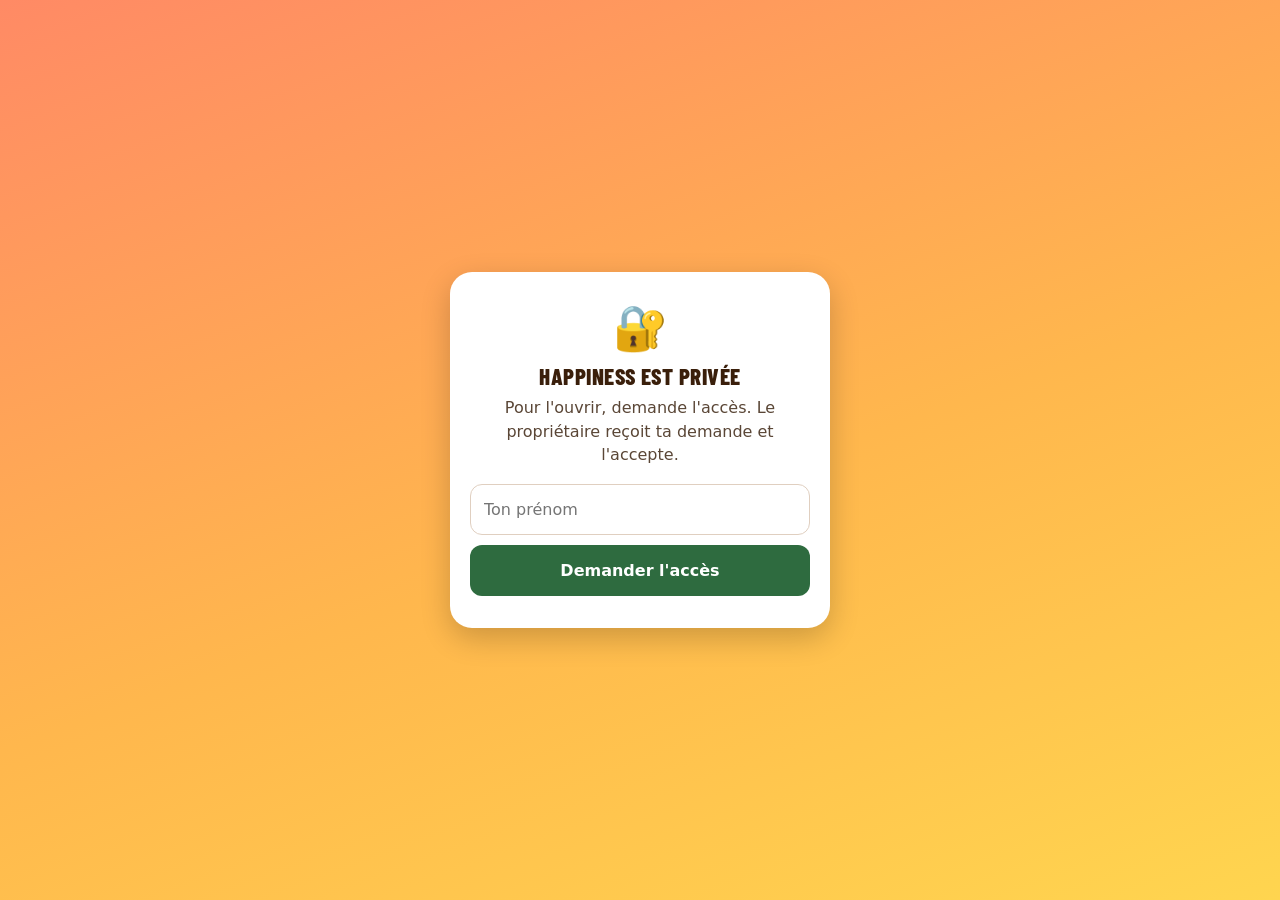
<file: tournoi/index.html>
<!doctype html>
<html lang="fr">
<head>
<meta charset="utf-8">
<script src="../prive.js"></script>
<meta name="viewport" content="width=device-width,initial-scale=1,viewport-fit=cover">
<title>Tournoi</title>
<meta name="theme-color" content="#1f7a4d">
<link rel="manifest" href="../manifest.webmanifest">
<link rel="icon" href="../icones/tournoi-192.png">
<link rel="apple-touch-icon" href="../icones/eps-180.png">
<meta name="apple-mobile-web-app-capable" content="yes">
<meta name="mobile-web-app-capable" content="yes">
<meta name="apple-mobile-web-app-title" content="EPS ultime">
<style>/* Pas de zoom quand on tape vite deux fois sur un bouton (iPhone) */
html,body,button,a,input,label,select{touch-action:manipulation}
/* Retour vers l'accueil de l'appli EPS */
.eps-retour{display:flex;flex-wrap:wrap;align-items:center;gap:2px 6px;max-width:680px;margin:0 auto;padding:10px 16px 0;font:600 14px system-ui,-apple-system,sans-serif;color:#5d6a60;text-decoration:none}
@media (prefers-color-scheme:dark){.eps-retour{color:#9aa89e}}</style>
</head>
<body>
<a class="eps-retour" href="../"><span style="white-space:nowrap">‹ Mes applis</span></a>
<link rel="stylesheet" href="https://fonts.googleapis.com/css2?family=Barlow+Condensed:wght@600;700;800&family=Barlow:wght@400;500;600;700&display=swap">
<style>
/* Layout: one-column pitch-side tool — sticky header with tabs, match cards with big score steppers, standings and bonus lists. */
:root{
  --bg:#f3f5f1; --surface:#ffffff; --line:#d9ded4; --fg:#18201a; --muted:#5d6a60;
  --accent:#1f7a4d; --accent-fg:#ffffff; --soft:#e6efe8; --warn:#b3471d; --gold:#b98a10; --gold-soft:#f6ecc8;
  --display:"Barlow Condensed","Arial Narrow",system-ui,sans-serif;
  --body:"Barlow",system-ui,-apple-system,"Segoe UI",sans-serif;
}
@media (prefers-color-scheme:dark){:root:not([data-theme="light"]){
  --bg:#111613; --surface:#1a211c; --line:#2c362f; --fg:#e8eee9; --muted:#9aa89e;
  --accent:#3fbf7f; --accent-fg:#08130d; --soft:#203027; --warn:#f08a5d; --gold:#e8c14e; --gold-soft:#3a3216; color-scheme:dark}}
:root[data-theme="dark"]{
  --bg:#111613; --surface:#1a211c; --line:#2c362f; --fg:#e8eee9; --muted:#9aa89e;
  --accent:#3fbf7f; --accent-fg:#08130d; --soft:#203027; --warn:#f08a5d; --gold:#e8c14e; --gold-soft:#3a3216; color-scheme:dark}
*{box-sizing:border-box}
body{background:var(--bg);color:var(--fg);font-family:var(--body);font-size:16px;line-height:1.4;padding:0 16px 40px;max-width:680px;margin:0 auto}
button,input{font:inherit;color:inherit}
button{cursor:pointer;-webkit-tap-highlight-color:transparent}
html,body,button,input,select,label{touch-action:manipulation}
button:focus-visible,input:focus-visible{outline:3px solid var(--accent);outline-offset:2px}
header{position:sticky;top:env(safe-area-inset-top,0px);z-index:5;background:var(--bg);padding-block:12px 8px;display:flex;flex-direction:column;gap:10px}
.top{display:flex;align-items:center;justify-content:space-between;gap:12px}
h1{font-family:var(--display);font-weight:800;font-size:1.9rem;margin:0;letter-spacing:.02em;text-transform:uppercase;line-height:1}
.sub{color:var(--muted);font-size:.85rem;font-variant-numeric:tabular-nums}
.tabs{display:grid;grid-template-columns:repeat(4,1fr);background:var(--surface);border:1px solid var(--line);border-radius:10px;padding:3px;gap:3px}
.tabs button{border:0;background:none;padding:9px 2px;border-radius:7px;font-weight:600;font-size:.88rem;color:var(--muted)}
.tabs button[aria-selected="true"]{background:var(--accent);color:var(--accent-fg)}
main{display:flex;flex-direction:column;gap:14px;padding-top:6px}
.lbl{font-size:.75rem;text-transform:uppercase;letter-spacing:.08em;color:var(--muted);font-weight:600}

/* bibs (chasubles) */
.bib{display:inline-grid;place-items:center;flex:none;min-width:2em;height:2em;padding:0 .25em;border-radius:50%;font-family:var(--display);font-weight:800;font-size:1rem;color:#fff;border:2px solid rgba(0,0,0,.18);font-variant-numeric:tabular-nums}
.tag{display:inline-flex;align-items:center;gap:7px;min-width:0}
.tn{font-weight:600;overflow-wrap:anywhere}
.c0{background:#e2602a}.c1{background:#f2c230;color:#1d1a0c}.c2{background:#2f6fd0}.c3{background:#2f9c58}.c4{background:#c9343b}.c5{background:#7a4bc2}
.c6{background:#e05a9c}.c7{background:#eeeeea;color:#1b1b1b}.c8{background:#1e2329}.c9{background:#2aa7b3}.c10{background:#8a9096}.c11{background:#8a5a35}

/* match cards */
.field{background:var(--surface);border:1px solid var(--line);border-radius:14px;padding:12px 14px 14px;display:flex;flex-direction:column;gap:12px}
.fhead{display:flex;justify-content:space-between;align-items:center}
.fname{font-family:var(--display);font-weight:700;font-size:1.15rem;text-transform:uppercase;letter-spacing:.04em}
.match{display:grid;grid-template-columns:minmax(0,1fr) auto minmax(0,1fr);align-items:start;gap:6px}
.side{display:flex;flex-direction:column;align-items:center;gap:6px;min-width:0;text-align:center}
.side .bib{font-size:1.3rem}
.side .tn{font-size:.95rem;line-height:1.2}
.score{font-family:var(--display);font-weight:800;font-size:3.4rem;line-height:1;font-variant-numeric:tabular-nums;text-align:center}
.step{display:flex;gap:8px}
.step button{width:50px;height:46px;border-radius:10px;border:1px solid var(--line);background:var(--soft);font-size:1.6rem;font-weight:700;line-height:1}
.step button.plus{background:var(--accent);color:var(--accent-fg);border-color:transparent}
.step.sm button{width:40px;height:38px;font-size:1.3rem}
.vs{font-family:var(--display);color:var(--muted);font-weight:700;font-size:1.05rem;align-self:center}
.end{border:0;border-radius:10px;padding:13px;font-weight:700;font-size:1rem;background:var(--fg);color:var(--bg)}
.idle{color:var(--muted);font-size:.95rem;padding:6px 0 2px}

.ref{display:flex;flex-direction:column;gap:8px;border-top:1px dashed var(--line);padding-top:10px}
.chips{display:flex;flex-wrap:wrap;gap:6px}
.chip{border:1px solid var(--line);background:none;border-radius:999px;padding:3px 10px 3px 3px;display:inline-flex;align-items:center;gap:6px;font-size:.85rem;font-weight:600}
.chip .bib{font-size:.75rem}
.chip[aria-pressed="true"]{border-color:var(--accent);background:var(--soft)}
.star{border:1px solid var(--line);background:none;border-radius:10px;padding:8px 12px;font-weight:700;font-size:.9rem;align-self:flex-start}
.star[aria-pressed="true"]{background:var(--gold-soft);border-color:var(--gold);color:var(--fg)}
.star:disabled{opacity:.45;cursor:default}

.bench{display:flex;flex-wrap:wrap;gap:10px 14px;align-items:center}
.panel{background:var(--soft);border-radius:14px;padding:14px;display:flex;flex-direction:column;gap:10px}
.panel p{margin:0}
.btn{border:0;border-radius:10px;padding:13px 16px;font-weight:700;background:var(--accent);color:var(--accent-fg);font-size:1rem}
.btn.ghost{background:none;border:1px solid var(--line);color:var(--fg)}
.btn.danger{background:var(--warn);color:#fff}

/* table */
.tw{overflow-x:auto;background:var(--surface);border:1px solid var(--line);border-radius:14px}
table{border-collapse:collapse;width:100%;font-variant-numeric:tabular-nums;font-size:.92rem}
th,td{padding:9px 6px;text-align:center;white-space:nowrap}
th{font-size:.7rem;text-transform:uppercase;letter-spacing:.06em;color:var(--muted);font-weight:600;border-bottom:1px solid var(--line)}
tbody tr+tr td{border-top:1px solid var(--line)}
td.rk{font-family:var(--display);font-weight:700;color:var(--muted);width:2em}
td.pts{font-family:var(--display);font-weight:800;font-size:1.35rem}
td.team{text-align:left;white-space:normal;min-width:7.5em}
th:nth-child(2){text-align:left}
tr.lead td.rk{color:var(--accent)}
.pos{color:var(--accent);font-weight:700}.neg{color:var(--warn);font-weight:700}
.legend{color:var(--muted);font-size:.8rem;margin:0}
@media (max-width:560px){
  .tw table{font-size:.8rem}
  .tw th,.tw td{padding:8px 2px}
  .tw th{font-size:.6rem;letter-spacing:.02em}
  .tw td.team{min-width:0;padding-left:4px}
  .tw td.team .tag{gap:5px}
  .tw td.team .bib{font-size:.78rem}
  .tw td.team .tn{font-size:.82rem;line-height:1.15}
  .tw td.pts{font-size:1.15rem}
  .tw td.rk{width:1.4em}
  .tw .mix span{font-size:.62rem;padding:0 4px}
}

/* bonus list */
.blist{display:flex;flex-direction:column;gap:8px}
.brow{background:var(--surface);border:1px solid var(--line);border-radius:12px;padding:10px 12px;display:flex;flex-wrap:wrap;align-items:center;gap:10px 16px}
.brow .tag{flex:1 1 100%}
.bgrp{display:flex;align-items:center;gap:8px}
.bgrp .k{font-size:.78rem;color:var(--muted);font-weight:600;line-height:1.1}
.bgrp .v{font-family:var(--display);font-weight:800;font-size:1.3rem;min-width:1.3em;text-align:center;font-variant-numeric:tabular-nums}
.btot{margin-left:auto;font-family:var(--display);font-weight:800;font-size:1.3rem}

/* history */
.hist{display:flex;flex-direction:column;gap:8px}
.hrow{background:var(--surface);border:1px solid var(--line);border-radius:12px;padding:10px 12px;display:flex;flex-direction:column;gap:10px}
.hmain{display:grid;grid-template-columns:minmax(0,1fr) auto minmax(0,1fr);align-items:center;gap:8px;border:0;background:none;padding:0;text-align:left;width:100%}
.hmain .tag:last-child{justify-content:flex-end;text-align:right}
.hsc{font-family:var(--display);font-weight:800;font-size:1.4rem;font-variant-numeric:tabular-nums;text-align:center}
.hmeta{color:var(--muted);font-size:.8rem;display:flex;flex-wrap:wrap;gap:4px 12px}
.hedit{display:flex;flex-wrap:wrap;align-items:center;justify-content:space-between;gap:10px}

/* setup */
.setup{display:flex;flex-direction:column;gap:12px;padding-top:4px}
.box{background:var(--surface);border:1px solid var(--line);border-radius:14px;padding:14px;display:flex;flex-direction:column;gap:12px}
.row{display:flex;align-items:center;justify-content:space-between;gap:12px}
.val{font-family:var(--display);font-weight:800;font-size:2.2rem;min-width:1.6em;text-align:center;font-variant-numeric:tabular-nums}
.seg{display:grid;grid-auto-flow:column;grid-auto-columns:1fr;background:var(--soft);border-radius:10px;padding:3px;gap:3px}
.seg button{border:0;background:none;border-radius:7px;padding:9px 4px;font-weight:600;font-size:.9rem;color:var(--muted)}
.seg button[aria-pressed="true"]{background:var(--surface);color:var(--fg);box-shadow:0 1px 3px rgba(0,0,0,.12)}
.names{display:grid;grid-template-columns:repeat(auto-fill,minmax(14em,1fr));gap:8px}
.names label{display:flex;align-items:center;gap:8px}
.names select{flex:1;min-width:0;border:1px solid var(--line);background:var(--bg);border-radius:8px;padding:8px 10px;font:inherit;color:inherit}
.names input{flex:1;min-width:0;border:1px solid var(--line);background:var(--bg);border-radius:8px;padding:8px 10px}
.preview{display:flex;flex-wrap:wrap;gap:8px 14px}
.rules{color:var(--muted);font-size:.9rem;margin:0}
.ptsrow{display:flex;align-items:center;justify-content:space-between;gap:10px}
.ptsrow .val{font-size:1.6rem}
.sport{display:inline-flex;align-items:center;gap:6px;border-radius:999px;padding:3px 11px;background:var(--gold-soft);border:1px solid var(--gold);font-weight:700;font-size:.85rem;text-transform:uppercase;letter-spacing:.05em}
.fleft{display:flex;align-items:center;gap:10px;flex-wrap:wrap}
.flist{display:flex;flex-direction:column;gap:8px}
.flist label{display:flex;align-items:center;gap:10px}
.flist .fnum{font-family:var(--display);font-weight:700;text-transform:uppercase;letter-spacing:.04em;min-width:5.2em}
.flist input{flex:1;min-width:0;border:1px solid var(--line);background:var(--bg);border-radius:8px;padding:8px 10px}
.seg.wrap{grid-auto-flow:row;grid-template-columns:repeat(auto-fit,minmax(7em,1fr))}
.mix{display:flex;flex-wrap:wrap;gap:4px;justify-content:center}
.mix span{font-size:.72rem;border-radius:6px;padding:1px 6px;background:var(--soft);color:var(--muted);font-weight:600}
</style>

<div id="app"></div>

<script>
const KEY='tournoi-v2';
const PTS={win:3,draw:2,loss:1};
const COLORS=['Orange','Jaune','Bleu','Vert','Rouge','Violet','Rose','Blanc','Noir','Turquoise','Gris','Marron'];
const SPORTS=['Basket','Volley','Foot','Handball','Unihoc','Badminton','Ultimate','Tchoukball'];
let S=null, tab='terrains', open=null, confirmReset=false, editDel=null, sv='all';
let setup={n:9,f:3,showFields:true,refs:true,mode:'num',names:{},colors:{},fp:1,afp:-1,ref:1,multi:false,fs:{},sm:'chaque'};
// Several sports: each field has its sport. sm 'chaque' = every pair meets in every sport; 'reparti' = every pair meets once, sports spread evenly.
const hasSports=()=>!!(S&&Array.isArray(S.sports)&&S.sports.length);
const eachSport=()=>hasSports()&&S.sm==='chaque';
const fieldSportName=(cfg,k)=>{const v=cfg.fs[k];return (v===undefined?(SPORTS[k]||`Sport ${k+1}`):String(v)).trim()||`Sport ${k+1}`};
function sportList(cfg){const list=[],idx=[];for(let k=0;k<cfg.f;k++){const nm=fieldSportName(cfg,k);let i=list.findIndex(x=>x.toLowerCase()===nm.toLowerCase());if(i<0){i=list.length;list.push(nm)}idx.push(i)}return {list,idx}}
const sportOfField=k=>hasSports()?S.fieldSport[k]:null;
const sportName=s=>hasSports()&&s!==null&&s!==undefined?S.sports[s]:'';
const useRefs=()=>S&&S.refs!==false;
try{const r=localStorage.getItem(KEY); if(r) S=JSON.parse(r);}catch(e){}
function save(){try{localStorage.setItem(KEY,JSON.stringify(S))}catch(e){}}
function shuffle(a){for(let i=a.length-1;i>0;i--){const j=Math.floor(Math.random()*(i+1));[a[i],a[j]]=[a[j],a[i]]}return a}
function makePairs(n){const p=[];for(let i=1;i<=n;i++)for(let j=i+1;j<=n;j++)p.push(Math.random()<.5?[i,j]:[j,i]);return shuffle(p)}
function makeQueue(){
  if(!hasSports()) return makePairs(S.n);
  const q=[];
  if(eachSport()){S.sports.forEach((_,s)=>makePairs(S.n).forEach(p=>q.push([p[0],p[1],s])));return shuffle(q)}
  return spreadSports(makePairs(S.n));
}
// Each pair once: give every pair a sport so that each sport gets matches in proportion to its fields
// and each team plays every sport about as often, then improve by swapping sports between pairs.
function spreadSports(pairs){
  const ns=S.sports.length, nf={}; S.fieldSport.forEach(s=>nf[s]=(nf[s]||0)+1);
  const quota=S.sports.map((_,s)=>Math.floor(pairs.length*nf[s]/S.f));
  let extra=pairs.length-quota.reduce((x,y)=>x+y,0);
  S.sports.map((_,s)=>s).sort((x,y)=>(pairs.length*nf[y]/S.f%1)-(pairs.length*nf[x]/S.f%1)).forEach(s=>{if(extra>0){quota[s]++;extra--}});
  const sp=[]; quota.forEach((q,s)=>{for(let i=0;i<q;i++) sp.push(s)}); shuffle(sp);
  const c={}; for(let t=1;t<=S.n;t++) c[t]=Array(ns).fill(0);
  pairs.forEach((p,i)=>{c[p[0]][sp[i]]++;c[p[1]][sp[i]]++});
  const want=S.sports.map((_,s)=>(S.n-1)*quota[s]/pairs.length);
  const cost=(t,s,d)=>{const v=c[t][s]+d-want[s];return v*v};
  for(let it=0;it<pairs.length*400;it++){
    const i=Math.floor(Math.random()*pairs.length), j=Math.floor(Math.random()*pairs.length), x=sp[i], y=sp[j];
    if(x===y) continue;
    const [a,b]=pairs[i], [e,f]=pairs[j];
    const before=[[a,x,0],[b,x,0],[a,y,0],[b,y,0],[e,y,0],[f,y,0],[e,x,0],[f,x,0]];
    let delta=0; before.forEach(([t,s])=>delta-=cost(t,s,0));
    c[a][x]--;c[b][x]--;c[a][y]++;c[b][y]++;c[e][y]--;c[f][y]--;c[e][x]++;c[f][x]++;
    before.forEach(([t,s])=>delta+=cost(t,s,0));
    if(delta<=0){sp[i]=y;sp[j]=x}
    else{c[a][x]++;c[b][x]++;c[a][y]--;c[b][y]--;c[e][y]++;c[f][y]++;c[e][x]--;c[f][x]--}
  }
  return pairs.map((p,i)=>[p[0],p[1],sp[i]]);
}
const esc=s=>String(s).replace(/[&<>"]/g,c=>({'&':'&amp;','<':'&lt;','>':'&gt;','"':'&quot;'}[c]));
const colorIdx=(cfg,t)=>{const v=cfg.colors&&cfg.colors[t];return v===undefined||v===null?(t-1)%12:+v};
function colorName(cfg,t){
  const idx=colorIdx(cfg,t), base=COLORS[idx];
  let same=0,before=0; for(let i=1;i<=cfg.n;i++) if(colorIdx(cfg,i)===idx){same++; if(i<t) before++}
  return same>1?`${base} ${before+1}`:base;
}
function nameFor(cfg,t){
  if(cfg.mode==='col') return colorName(cfg,t);
  if(cfg.mode==='nom'){const v=(cfg.names[t]||'').trim();return v||`Équipe ${t}`}
  return `Équipe ${t}`;
}
const tname=t=>S.names[t];
function bib(t,cfg){cfg=cfg||S;const c=`c${cfg.mode==='col'?colorIdx(cfg,t):(t-1)%12}`;
  const inner=cfg.mode==='num'?t:cfg.mode==='nom'?esc((nameFor(cfg,t)[0]||'').toUpperCase()):'';
  return `<span class="bib ${c}" aria-hidden="true">${inner}</span>`}
const tag=(t,cfg)=>`<span class="tag">${bib(t,cfg)}<span class="tn">${esc(cfg?nameFor(cfg,t):tname(t))}</span></span>`;
const last=t=>S.last[t]??-1;
const sign=v=>v>0?`+${v}`:`${v}`;

function startTournament(){
  const names={}; for(let i=1;i<=setup.n;i++) names[i]=nameFor(setup,i);
  const colors={}; for(let i=1;i<=setup.n;i++) colors[i]=colorIdx(setup,i);
  S={n:setup.n,f:setup.f,showFields:setup.showFields,refs:setup.refs,mode:setup.mode,names,colors,bonus:{fp:setup.fp,afp:setup.afp,ref:setup.ref},
     cycle:1,queue:[],live:Array(setup.f).fill(null),results:[],last:{},seq:0,nextId:1,fp:{},afp:{}};
  if(setup.showFields&&setup.multi){const sp=sportList(setup);S.sports=sp.list;S.fieldSport=sp.idx;S.sm=setup.sm}
  S.queue=makeQueue(); sv='all';
  fill(); save(); tab='terrains'; render(); wake();
}
function busy(){const s=new Set();S.live.forEach(m=>{if(m){s.add(m.a);s.add(m.b)}});return s}
// Fill every free slot with the queued match whose two teams have rested the longest.
function fill(){
  for(let k=0;k<S.f;k++){
    if(S.live[k]) continue;
    const b=busy(), s=sportOfField(k), ex=s===null?null:excess(s); let best=-1, bk=null;
    S.queue.forEach((p,i)=>{
      if(b.has(p[0])||b.has(p[1])) return;
      if(s!==null&&p[2]!==s) return;
      // with sports: first the teams that have played this sport least compared with their other sports
      const key=[ex?ex[p[0]]+ex[p[1]]:0, Math.max(last(p[0]),last(p[1])), last(p[0])+last(p[1])];
      if(!bk||key[0]<bk[0]||(key[0]===bk[0]&&(key[1]<bk[1]||(key[1]===bk[1]&&key[2]<bk[2])))){bk=key;best=i}
    });
    if(best<0) continue;
    const [a,b2]=S.queue.splice(best,1)[0];
    S.live[k]={a,b:b2,sa:0,sb:0,cycle:S.cycle,ref:null,star:false};
    if(s!==null) S.live[k].sport=s;
  }
  // a referee who now has to play loses the referee slot
  const b=busy(); S.live.forEach(m=>{if(m&&m.ref&&b.has(m.ref)){m.ref=null;m.star=false}});
  if(!useRefs()) return;
  // give each match without referee a team from the side: fewest refereeing duties first, then longest waiting
  const duty={}; S.results.forEach(r=>{if(r.ref) duty[r.ref]=(duty[r.ref]||0)+1});
  S.live.forEach(m=>{
    if(!m||m.ref) return;
    const taken=new Set(S.live.filter(Boolean).map(x=>x.ref).filter(Boolean));
    const free=[]; for(let t=1;t<=S.n;t++) if(!b.has(t)&&!taken.has(t)) free.push(t);
    free.sort((x,y)=>(duty[x]||0)-(duty[y]||0)||last(x)-last(y));
    if(free.length) m.ref=free[0];
  });
}
// matches per team per sport, finished and in progress
function sportCounts(done){const c={};for(let t=1;t<=S.n;t++) c[t]=S.sports.map(()=>0);
  S.results.forEach(r=>{if(r.sport!==undefined){c[r.a][r.sport]++;c[r.b][r.sport]++}});
  if(!done) S.live.forEach(m=>{if(m&&m.sport!==undefined){c[m.a][m.sport]++;c[m.b][m.sport]++}});return c}
function excess(s){const c=sportCounts(),e={};for(let t=1;t<=S.n;t++) e[t]=c[t][s]-Math.min(...c[t]);return e}
function finish(k){
  const m=S.live[k]; if(!m) return;
  S.seq++; S.last[m.a]=S.seq; S.last[m.b]=S.seq;
  const r={id:S.nextId++,a:m.a,b:m.b,sa:m.sa,sb:m.sb,cycle:m.cycle,field:k+1,ref:m.ref,star:!!(m.ref&&m.star)};
  if(m.sport!==undefined) r.sport=m.sport;
  S.results.push(r);
  S.live[k]=null; fill(); save(); render();
}
function newCycle(){S.cycle++; S.queue.push(...makeQueue()); fill(); save(); render();}
const cycleTotal=()=>S.n*(S.n-1)/2*(eachSport()?S.sports.length:1);
const cycleDone=()=>S.results.filter(r=>r.cycle===S.cycle).length;
const slotName=k=>S.showFields?`Terrain ${k+1}`:`Match ${String.fromCharCode(65+k)}`;

function refStars(t){return S.results.filter(r=>r.star&&r.ref===t).length}
function bonusOf(t){const fp=S.fp[t]||0, afp=S.afp[t]||0, rs=refStars(t);
  return {fp,afp,rs,total:fp*S.bonus.fp+afp*S.bonus.afp+rs*S.bonus.ref}}

function standings(only){
  const t={}; for(let i=1;i<=S.n;i++) t[i]={team:i,j:0,g:0,n:0,p:0,bp:0,bc:0,mp:0};
  const one=only!==undefined&&only!=='all';
  S.results.forEach(r=>{
    if(one&&r.sport!==only) return;
    const A=t[r.a],B=t[r.b]; A.j++;B.j++; A.bp+=r.sa;A.bc+=r.sb;B.bp+=r.sb;B.bc+=r.sa;
    if(r.sa>r.sb){A.g++;B.p++;A.mp+=PTS.win;B.mp+=PTS.loss}
    else if(r.sa<r.sb){B.g++;A.p++;B.mp+=PTS.win;A.mp+=PTS.loss}
    else{A.n++;B.n++;A.mp+=PTS.draw;B.mp+=PTS.draw}
  });
  Object.values(t).forEach(r=>{r.bonus=one?0:bonusOf(r.team).total;r.pts=r.mp+r.bonus});
  return Object.values(t).sort((x,y)=>y.pts-x.pts||(y.bp-y.bc)-(x.bp-x.bc)||y.bp-x.bp||y.g-x.g||x.team-y.team);
}

/* ---------- views ---------- */
function stepper(act,label,val,extra=''){
  return `<div class="row"><div>${label}</div><div class="row" style="gap:6px">
    <div class="step"><button data-act="${act}" data-d="-1" ${extra} aria-label="Diminuer">−</button></div>
    <div class="val">${val}</div>
    <div class="step"><button class="plus" data-act="${act}" data-d="1" ${extra} aria-label="Augmenter">+</button></div></div></div>`;
}
function viewSetup(){
  const c=setup, multi=c.showFields&&c.multi, sp=sportList(c), pairs=c.n*(c.n-1)/2, tot=pairs*(multi&&c.sm==='chaque'?sp.list.length:1), rest=Math.max(0,c.n-2*c.f);
  const seg=(key,opts)=>`<div class="seg">${opts.map(([v,l])=>`<button data-act="seg" data-k="${key}" data-v="${v}" aria-pressed="${String(c[key])===String(v)}">${l}</button>`).join('')}</div>`;
  let names='';
  if(c.mode==='nom'){names='<div class="names">';for(let i=1;i<=c.n;i++) names+=`<label>${bib(i,{mode:'num'})}<input id="nm-${i}" data-name="${i}" placeholder="Équipe ${i}" value="${esc(c.names[i]||'')}" maxlength="24" autocomplete="off"></label>`;names+='</div>'}
  else if(c.mode==='col'){names='<p class="rules">Choisis la couleur de chasuble de chaque équipe.</p><div class="names">';for(let i=1;i<=c.n;i++){const ci=colorIdx(c,i);
    names+=`<label>${bib(i,c)}<span class="sub" style="min-width:1.6em">${i}.</span><select id="col-${i}" data-col="${i}" aria-label="Couleur de l'équipe ${i}">${COLORS.map((nm,j)=>`<option value="${j}" ${j===ci?'selected':''}>${nm}</option>`).join('')}</select></label>`}
    names+='</div>'}
  else{names=`<div class="preview">${Array.from({length:Math.min(c.n,12)},(_,i)=>tag(i+1,c)).join('')}${c.n>12?'<span class="sub">…</span>':''}</div>`}
  return `<div class="setup">
    <div class="box">${stepper('sn','<div class="lbl">Équipes</div>',c.n)}</div>
    <div class="box"><div class="lbl">Nom des équipes</div>
      ${seg('mode',[['num','Numéros'],['col','Couleurs'],['nom','Noms']])}
      ${names}</div>
    <div class="box"><div class="lbl">Terrains</div>
      ${seg('showFields',[['true','Avec terrains'],['false','Sans terrain']])}
      ${stepper('sf',`<div class="sub">${c.showFields?'Nombre de terrains':'Matchs en même temps'}</div>`,c.f)}
      ${c.showFields?seg('multi',[['false','Même sport partout'],['true','Un sport par terrain']]):''}
      ${multi?`<div class="flist">${Array.from({length:c.f},(_,k)=>`<label><span class="fnum">Terrain ${k+1}</span><input id="fs-${k}" data-fs="${k}" list="sports-list" value="${esc(c.fs[k]===undefined?(SPORTS[k]||''):c.fs[k])}" placeholder="Sport ${k+1}" maxlength="20" autocomplete="off"></label>`).join('')}</div>
      <datalist id="sports-list">${SPORTS.map(x=>`<option value="${x}"></option>`).join('')}</datalist>
      <p class="rules">Deux terrains avec le même sport comptent comme un seul sport joué sur deux terrains.</p>
      <div class="seg wrap">${[['chaque','Chaque duel dans chaque sport'],['reparti','Chaque duel une fois']].map(([v,l])=>`<button data-act="seg" data-k="sm" data-v="${v}" aria-pressed="${c.sm===v}">${l}</button>`).join('')}</div>
      <p class="rules" id="sm-rules">${c.sm==='chaque'?`Chaque équipe affronte toutes les autres en ${esc(sp.list.join(', '))}. Les équipes passent à tour de rôle sur chaque terrain.`:`Chaque équipe affronte toutes les autres une seule fois. L'appli fait tourner les sports pour que chaque équipe joue autant à chaque sport.`}</p>`:''}</div>
    <div class="box"><div class="lbl">Arbitres</div>
      ${seg('refs',[['true','Avec arbitres'],['false','Sans arbitre']])}
      <p class="rules">${c.refs?'Une équipe sur le côté arbitre chaque match, à tour de rôle. Tu peux la changer et noter un bon arbitrage sous le match.':'Les équipes sur le côté se reposent.'}</p></div>
    <div class="box"><div class="lbl">Points extra</div>
      <div class="ptsrow"><span>Fair-play</span><div class="row" style="gap:6px"><div class="step sm"><button data-act="pv" data-k="fp" data-d="-1" aria-label="Diminuer">−</button></div><div class="val">${sign(c.fp)}</div><div class="step sm"><button class="plus" data-act="pv" data-k="fp" data-d="1" aria-label="Augmenter">+</button></div></div></div>
      <div class="ptsrow"><span>Perturbateur</span><div class="row" style="gap:6px"><div class="step sm"><button data-act="pv" data-k="afp" data-d="-1" aria-label="Diminuer">−</button></div><div class="val">${sign(c.afp)}</div><div class="step sm"><button class="plus" data-act="pv" data-k="afp" data-d="1" aria-label="Augmenter">+</button></div></div></div>
      ${c.refs?'':'<!--'}<div class="ptsrow"><span>Bon arbitrage</span><div class="row" style="gap:6px"><div class="step sm"><button data-act="pv" data-k="ref" data-d="-1" aria-label="Diminuer">−</button></div><div class="val">${sign(c.ref)}</div><div class="step sm"><button class="plus" data-act="pv" data-k="ref" data-d="1" aria-label="Augmenter">+</button></div></div></div>${c.refs?'':'-->'}
    </div>
    <p class="rules">${tot} matchs pour que tout le monde rencontre tout le monde${multi&&c.sm==='chaque'&&sp.list.length>1?` dans chaque sport (${pairs} par sport)`:''}. ${rest?`${rest} équipe${rest>1?'s':''} sur le côté à chaque rotation.`:'Aucune équipe sur le côté.'} Victoire 3 pts, nul 2 pts, défaite 1 pt.</p>
    <button class="btn" data-act="start">Lancer le tournoi</button>
  </div>`;
}

function viewFields(){
  const b=busy(); let h='';
  const benched=[]; for(let i=1;i<=S.n;i++) if(!b.has(i)) benched.push(i);
  benched.sort((x,y)=>last(x)-last(y));
  const refsTaken=new Set(S.live.filter(Boolean).map(m=>m.ref).filter(Boolean));
  S.live.forEach((m,k)=>{
    const fs=sportOfField(k), left=fs!==null?S.queue.some(p=>p[2]===fs):S.queue.length>0;
    h+=`<section class="field" aria-label="${slotName(k)}${fs!==null?' '+esc(sportName(fs)):''}"><div class="fhead"><span class="fleft"><span class="fname">${slotName(k)}</span>${fs!==null?`<span class="sport">${esc(sportName(fs))}</span>`:''}</span>${m&&m.cycle>1?`<span class="sub">tour ${m.cycle}</span>`:''}</div>`;
    if(!m){h+=`<div class="idle">${left?'En attente : les équipes libres jouent déjà ailleurs.':fs!==null?`Plus de match de ${esc(sportName(fs))} dans ce tour.`:'Plus de match à lancer dans ce tour.'}</div></section>`;return}
    const side=(t,s,sd)=>`<div class="side">${bib(t)}<span class="tn">${esc(tname(t))}</span><div class="score">${s}</div>
      <div class="step"><button data-act="sc" data-k="${k}" data-s="${sd}" data-d="-1" aria-label="Retirer un but à ${esc(tname(t))}">−</button><button class="plus" data-act="sc" data-k="${k}" data-s="${sd}" data-d="1" aria-label="But pour ${esc(tname(t))}">+</button></div></div>`;
    const choices=benched.filter(t=>t===m.ref||!refsTaken.has(t));
    h+=`<div class="match">${side(m.a,m.sa,'a')}<span class="vs">contre</span>${side(m.b,m.sb,'b')}</div>`;
    if(useRefs()&&(choices.length||m.ref)){
      h+=`<div class="ref"><span class="lbl">Arbitre${choices.length>1?' · touche une autre équipe pour changer':''}</span><div class="chips">${choices.map(t=>`<button class="chip" data-act="ref" data-k="${k}" data-t="${t}" aria-pressed="${m.ref===t}">${bib(t)}${esc(tname(t))}</button>`).join('')}</div>
        <button class="star" data-act="star" data-k="${k}" aria-pressed="${!!m.star}" ${m.ref?'':'disabled'}>${m.star?'★ Bien arbitré':'☆ Bien arbitré ?'} (${sign(S.bonus.ref)})</button></div>`;
    }
    h+=`<button class="end" data-act="fin" data-k="${k}">Fin du match · ${m.sa>m.sb?`victoire ${esc(tname(m.a))}`:m.sa<m.sb?`victoire ${esc(tname(m.b))}`:'égalité'}</button></section>`;
  });
  if(benched.length) h+=`<div><div class="lbl" style="margin-bottom:8px">Sur le côté</div><div class="bench">${benched.map(t=>tag(t)).join('')}</div></div>`;
  if(!S.queue.length){
    const anyLive=S.live.some(Boolean);
    h+=`<div class="panel"><p><strong>Tout le monde a rencontré tout le monde${S.cycle>1?` (tour ${S.cycle})`:''}.</strong> ${anyLive?'Finis les matchs en cours, ou lance déjà le tour suivant.':'Tu peux arrêter ici ou rejouer contre les mêmes.'}</p>
      <button class="btn" data-act="cycle">Continuer : tour ${S.cycle+1}</button></div>`;
  }
  return h;
}

function viewTable(){
  if(!hasSports()||(sv!=='all'&&!S.sports[sv])) sv='all';
  const rows=standings(sv);
  const hasBonus=rows.some(r=>r.bonus!==0);
  let filt='', mix='';
  if(hasSports()){
    filt=`<div class="seg wrap">${[['all','Général'],...S.sports.map((x,i)=>[i,esc(x)])].map(([v,l])=>`<button data-act="sv" data-v="${v}" aria-pressed="${String(sv)===String(v)}">${l}</button>`).join('')}</div>`;
    if(sv==='all'){const c=sportCounts(true);mix=t=>`<div class="mix">${S.sports.map((x,i)=>`<span title="${esc(x)}">${esc(x.slice(0,3))} ${c[t][i]}</span>`).join('')}</div>`}
  }
  return `${filt}<div class="tw"><table><thead><tr><th>#</th><th>Équipe</th><th>Pts</th><th>J</th><th>G</th><th>N</th><th>P</th><th>Buts</th><th>+/−</th><th>Extra</th></tr></thead><tbody>
  ${rows.map((r,i)=>{const d=r.bp-r.bc;const p=rows[i-1];const rank=i>0&&r.pts===p.pts&&d===p.bp-p.bc&&r.bp===p.bp?'=':i+1;
    return `<tr class="${i===0&&r.j?'lead':''}"><td class="rk">${rank}</td><td class="team">${tag(r.team)}${mix?mix(r.team):''}</td><td class="pts">${r.pts}</td><td>${r.j}</td><td>${r.g}</td><td>${r.n}</td><td>${r.p}</td><td>${r.bp}–${r.bc}</td><td>${sign(d)}</td><td class="${r.bonus>0?'pos':r.bonus<0?'neg':''}">${r.bonus?sign(r.bonus):'–'}</td></tr>`}).join('')}
  </tbody></table></div>
  <p class="legend">Pts = points de match + points extra. J joués · G gagnés · N nuls · P perdus. Victoire 3, nul 2, défaite 1. Extra : fair-play ${sign(S.bonus.fp)}, perturbateur ${sign(S.bonus.afp)}${useRefs()?`, bon arbitrage ${sign(S.bonus.ref)}`:''}. À égalité : différence de buts, puis buts marqués.${hasSports()?(sv==='all'?' Sous chaque équipe : nombre de matchs joués par sport.':' Classement de ce sport seul, sans les points extra.'):''}${hasBonus||sv!=='all'?'':' Les points extra se donnent dans l\'onglet Bonus.'}</p>`;
}

function viewBonus(){
  let h=`<p class="legend">Touche + pour donner une mention à une équipe, − pour la retirer.${useRefs()?' Les bons arbitrages se notent match par match, sous chaque match.':''}</p><div class="blist">`;
  for(let t=1;t<=S.n;t++){const b=bonusOf(t);
    h+=`<div class="brow">${tag(t)}
      <div class="bgrp"><span class="k">Fair-play<br>${sign(S.bonus.fp)}</span><div class="step sm"><button data-act="bfp" data-t="${t}" data-d="-1" aria-label="Retirer une mention fair-play">−</button></div><span class="v">${b.fp}</span><div class="step sm"><button class="plus" data-act="bfp" data-t="${t}" data-d="1" aria-label="Ajouter une mention fair-play">+</button></div></div>
      <div class="bgrp"><span class="k">Perturbateur<br>${sign(S.bonus.afp)}</span><div class="step sm"><button data-act="bafp" data-t="${t}" data-d="-1" aria-label="Retirer une mention perturbateur">−</button></div><span class="v">${b.afp}</span><div class="step sm"><button class="plus" style="background:var(--warn);color:#fff" data-act="bafp" data-t="${t}" data-d="1" aria-label="Ajouter une mention perturbateur">+</button></div></div>
      ${useRefs()?`<div class="bgrp"><span class="k">Arbitrage<br>★</span><span class="v">${b.rs}</span></div>`:''}
      <span class="btot ${b.total>0?'pos':b.total<0?'neg':''}">${b.total?sign(b.total):'0'}</span></div>`;
  }
  return h+'</div>';
}

function viewHistory(){
  if(!S.results.length) return `<div class="idle">Aucun match terminé pour l'instant. Les résultats apparaîtront ici ; touche un match pour corriger son score.</div>`;
  return `<div class="hist">${S.results.slice().reverse().map(r=>{
    const isOpen=open===r.id;
    const meta=[r.sport!==undefined?esc(sportName(r.sport)):'', S.showFields?`Terrain ${r.field}`:'', S.cycle>1?`tour ${r.cycle}`:'', r.ref?`arbitre : ${esc(tname(r.ref))}${r.star?' ★':''}`:''].filter(Boolean);
    return `<div class="hrow"><button class="hmain" data-act="open" data-id="${r.id}" aria-expanded="${isOpen}">${tag(r.a)}<span class="hsc">${r.sa} – ${r.sb}</span>${tag(r.b)}</button>
    ${meta.length?`<div class="hmeta">${meta.map(x=>`<span>${x}</span>`).join('')}</div>`:''}
    ${isOpen?`<div class="hedit">
      <div class="step"><button data-act="ed" data-id="${r.id}" data-s="sa" data-d="-1" aria-label="Moins">−</button><button class="plus" data-act="ed" data-id="${r.id}" data-s="sa" data-d="1" aria-label="Plus">+</button></div>
      <div class="step"><button data-act="ed" data-id="${r.id}" data-s="sb" data-d="-1" aria-label="Moins">−</button><button class="plus" data-act="ed" data-id="${r.id}" data-s="sb" data-d="1" aria-label="Plus">+</button></div>
      ${r.ref?`<button class="star" data-act="hstar" data-id="${r.id}" aria-pressed="${r.star}">${r.star?'★':'☆'} Arbitrage</button>`:''}
      <button class="btn ${editDel===r.id?'danger':'ghost'}" data-act="del" data-id="${r.id}">${editDel===r.id?'Confirmer : à rejouer':'Annuler ce match'}</button>
    </div>`:''}</div>`}).join('')}</div>`;
}

function render(){
  const app=document.getElementById('app');
  if(!S){app.innerHTML=`<header><div class="top"><div><h1>Tournoi</h1><div class="sub">Réglages avant le coup d'envoi</div></div></div></header><main>${viewSetup()}</main>`;return}
  const done=cycleDone(), tot=cycleTotal();
  const tabs=[['terrains',S.showFields?'Terrains':'Matchs'],['classement','Classement'],['bonus','Bonus'],['matchs','Résultats']];
  app.innerHTML=`<header>
    <div class="top"><div><h1>Tournoi</h1><div class="sub">${S.n} équipes · tour ${S.cycle} · ${done}/${tot} matchs</div></div>
      <button class="btn ${confirmReset?'danger':'ghost'}" style="padding:8px 12px;font-size:.85rem" data-act="reset">${confirmReset?'Tout effacer ?':'Nouveau'}</button></div>
    <nav class="tabs" role="tablist">${tabs.map(([id,l])=>`<button role="tab" aria-selected="${tab===id}" data-act="tab" data-t="${id}">${l}</button>`).join('')}</nav></header>
  <main>${tab==='terrains'?viewFields():tab==='classement'?viewTable():tab==='bonus'?viewBonus():viewHistory()}</main>`;
}

document.addEventListener('change',e=>{const i=e.target.dataset&&e.target.dataset.col;if(i){setup.colors[i]=+e.target.value;render();const el=document.getElementById('col-'+i);if(el&&el.focus)el.focus()}});
document.addEventListener('input',e=>{const d=e.target.dataset||{};if(d.name) setup.names[d.name]=e.target.value;
  if(d.fs!==undefined){setup.fs[d.fs]=e.target.value;const el=document.getElementById('sm-rules');if(el&&setup.sm==='chaque') el.textContent=`Chaque équipe affronte toutes les autres en ${sportList(setup).list.join(', ')}. Les équipes passent à tour de rôle sur chaque terrain.`}});
document.addEventListener('focusout',e=>{if(!S&&e.target.dataset&&e.target.dataset.fs!==undefined) setTimeout(()=>{const a=document.activeElement;const id=a&&a.id;render();if(id){const el=document.getElementById(id);if(el&&el.focus)el.focus()}},0)});
document.addEventListener('click',e=>{
  const el=e.target.closest('[data-act]'); if(!el) return;
  const a=el.dataset.act, d=+el.dataset.d||0;
  if(a!=='reset') confirmReset=false;
  if(a!=='del') editDel=null;
  if(a==='sn'){setup.n=Math.min(30,Math.max(2,setup.n+d));render()}
  else if(a==='sf'){setup.f=Math.min(8,Math.max(1,setup.f+d));render()}
  else if(a==='seg'){const k=el.dataset.k,v=el.dataset.v;setup[k]=(k==='showFields'||k==='refs'||k==='multi')?v==='true':v;render()}
  else if(a==='sv'){sv=el.dataset.v==='all'?'all':+el.dataset.v;render()}
  else if(a==='pv'){const k=el.dataset.k;setup[k]=k==='afp'?Math.min(0,Math.max(-5,setup[k]+d)):Math.min(5,Math.max(0,setup[k]+d));render()}
  else if(a==='start') startTournament();
  else if(a==='tab'){tab=el.dataset.t;open=null;render()}
  else if(a==='sc'){const m=S.live[+el.dataset.k];const s=el.dataset.s==='a'?'sa':'sb';m[s]=Math.max(0,m[s]+d);save();render()}
  else if(a==='ref'){const m=S.live[+el.dataset.k],t=+el.dataset.t;if(m.ref===t){m.ref=null;m.star=false}else m.ref=t;save();render()}
  else if(a==='star'){const m=S.live[+el.dataset.k];if(m.ref){m.star=!m.star;save();render()}}
  else if(a==='fin') finish(+el.dataset.k);
  else if(a==='cycle') newCycle();
  else if(a==='bfp'||a==='bafp'){const o=a==='bfp'?S.fp:S.afp,t=el.dataset.t;o[t]=Math.max(0,(o[t]||0)+d);save();render()}
  else if(a==='open'){const id=+el.dataset.id;open=open===id?null:id;render()}
  else if(a==='ed'){const r=S.results.find(x=>x.id===+el.dataset.id);r[el.dataset.s]=Math.max(0,r[el.dataset.s]+d);save();render()}
  else if(a==='hstar'){const r=S.results.find(x=>x.id===+el.dataset.id);r.star=!r.star;save();render()}
  else if(a==='del'){
    const id=+el.dataset.id;
    if(editDel!==id){editDel=id;render();return}
    const i=S.results.findIndex(x=>x.id===id); const r=S.results.splice(i,1)[0];
    if(r.cycle===S.cycle) S.queue.unshift(r.sport!==undefined&&hasSports()?[r.a,r.b,r.sport]:[r.a,r.b]);
    editDel=null;open=null;fill();save();render();
  }
  else if(a==='reset'){
    if(!confirmReset){confirmReset=true;render();setTimeout(()=>{if(confirmReset){confirmReset=false;render()}},4000);return}
    confirmReset=false;S=null;try{localStorage.removeItem(KEY)}catch(e){};render();
  }
});

// Keep the screen awake pitch-side when the browser allows it.
async function wake(){try{if('wakeLock' in navigator) await navigator.wakeLock.request('screen')}catch(e){}}
document.addEventListener('visibilitychange',()=>{if(S&&document.visibilityState==='visible') wake()});
render(); if(S) wake();
</script>

<script>
// Mise a jour automatique : on verifie a chaque ouverture et a chaque retour dans l'appli,
// et on recharge une fois quand la nouvelle version est prete (les donnees restent sur le telephone).
if ('serviceWorker' in navigator) {
  const dejaPilote = !!navigator.serviceWorker.controller; let recharge = false;
  navigator.serviceWorker.addEventListener('controllerchange', () => { if (dejaPilote && !recharge) { recharge = true; location.reload(); } });
  if (navigator.onLine) navigator.serviceWorker.register('../sw.js').then(reg => {
    document.addEventListener('visibilitychange', () => { if (document.visibilityState === 'visible' && navigator.onLine) reg.update().catch(() => {}); });
  }).catch(() => {});
}
</script>
</body>
</html>
</file>
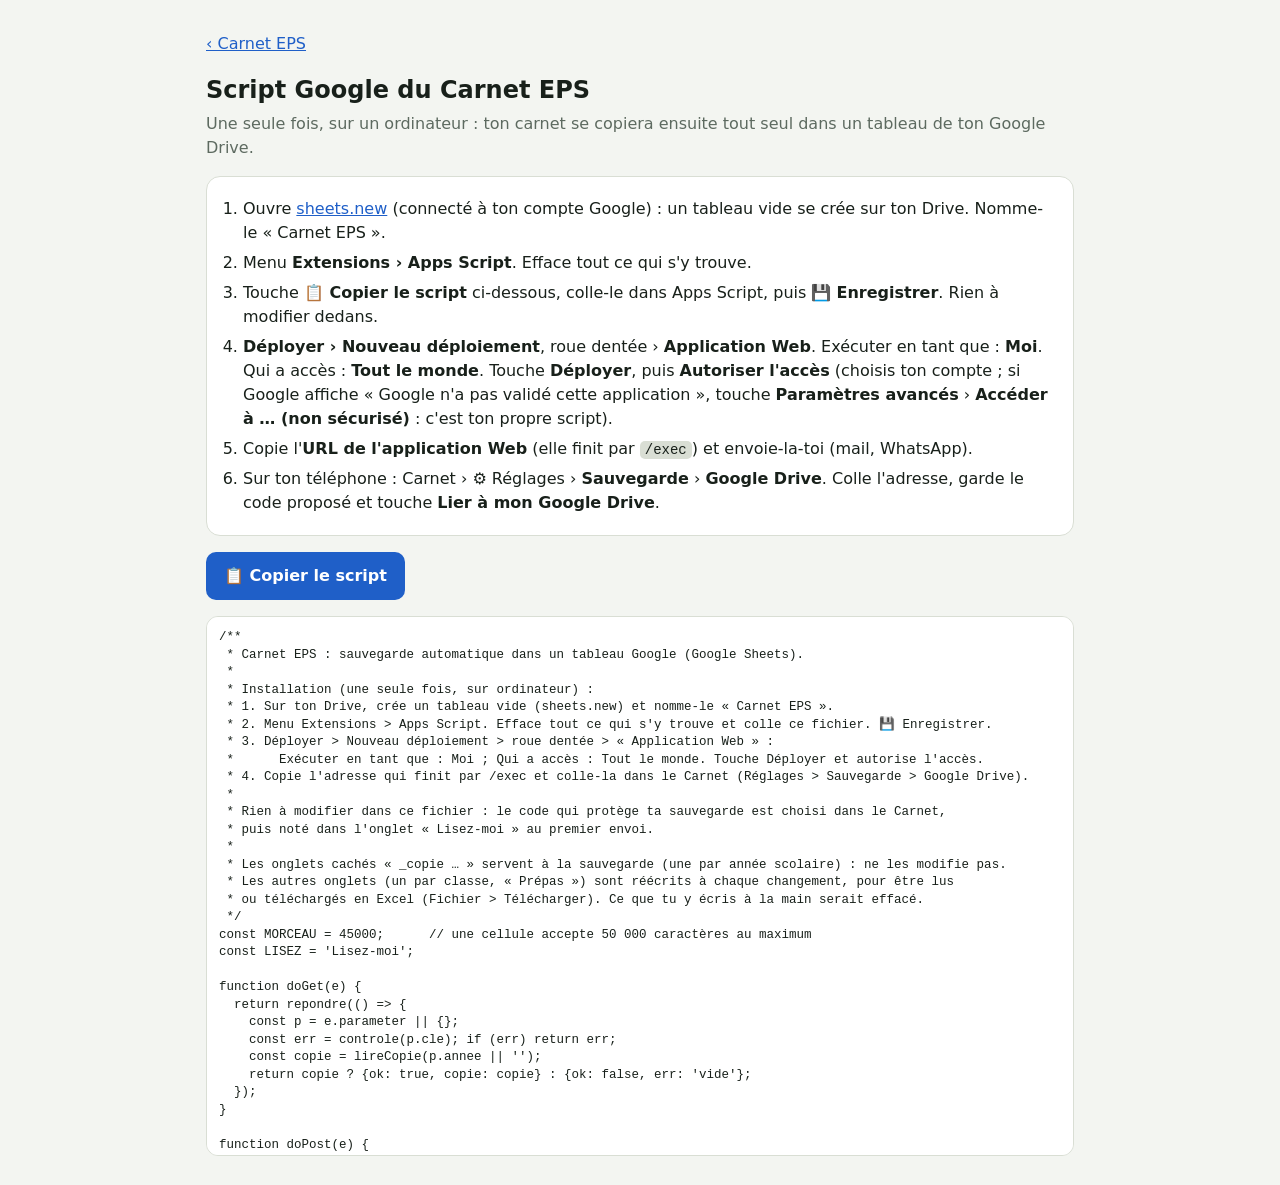
<file: carnet/google/index.html>
<!doctype html>
<html lang="fr">
<head>
<meta charset="utf-8">
<meta name="viewport" content="width=device-width,initial-scale=1">
<title>Script Google du Carnet EPS</title>
<style>
:root{--bg:#f3f5f1;--surface:#fff;--fg:#18201a;--muted:#5d6a60;--line:#d9ded4;--accent:#1f5fc8}
@media (prefers-color-scheme:dark){:root{--bg:#111613;--surface:#1a211c;--fg:#e8eee9;--muted:#9aa89e;--line:#2c362f;--accent:#4f9bff;color-scheme:dark}}
*{box-sizing:border-box}
body{margin:0 auto;max-width:900px;padding:16px;font:16px/1.5 system-ui,-apple-system,"Segoe UI",sans-serif;background:var(--bg);color:var(--fg)}
a{color:var(--accent)}
h1{font-size:24px;margin:8px 0 4px}
.sub{color:var(--muted);margin:0 0 16px}
ol{background:var(--surface);border:1px solid var(--line);border-radius:14px;padding:14px 16px 14px 36px;margin:0 0 16px}
li{margin:6px 0}
code{background:var(--line);padding:1px 5px;border-radius:5px;font-size:14px}
button{font:inherit;font-weight:700;border:0;border-radius:10px;padding:12px 18px;background:var(--accent);color:#fff;cursor:pointer}
#m{margin-left:8px;font-weight:600;color:var(--muted)}
pre{background:var(--surface);border:1px solid var(--line);border-radius:12px;padding:12px;overflow:auto;font-size:12.5px;line-height:1.4;max-height:60vh;white-space:pre}
</style>
</head>
<body>
<p><a href="../">‹ Carnet EPS</a></p>
<h1>Script Google du Carnet EPS</h1>
<p class="sub">Une seule fois, sur un ordinateur : ton carnet se copiera ensuite tout seul dans un tableau de ton Google Drive.</p>
<ol>
  <li>Ouvre <a href="https://sheets.new" target="_blank" rel="noopener">sheets.new</a> (connecté à ton compte Google) : un tableau vide se crée sur ton Drive. Nomme-le « Carnet EPS ».</li>
  <li>Menu <b>Extensions › Apps Script</b>. Efface tout ce qui s'y trouve.</li>
  <li>Touche <b>📋 Copier le script</b> ci-dessous, colle-le dans Apps Script, puis 💾 <b>Enregistrer</b>. Rien à modifier dedans.</li>
  <li><b>Déployer › Nouveau déploiement</b>, roue dentée › <b>Application Web</b>. Exécuter en tant que : <b>Moi</b>. Qui a accès : <b>Tout le monde</b>. Touche <b>Déployer</b>, puis <b>Autoriser l'accès</b> (choisis ton compte ; si Google affiche « Google n'a pas validé cette application », touche <b>Paramètres avancés</b> › <b>Accéder à … (non sécurisé)</b> : c'est ton propre script).</li>
  <li>Copie l'<b>URL de l'application Web</b> (elle finit par <code>/exec</code>) et envoie-la-toi (mail, WhatsApp).</li>
  <li>Sur ton téléphone : Carnet › ⚙️ Réglages › <b>Sauvegarde</b> › <b>Google Drive</b>. Colle l'adresse, garde le code proposé et touche <b>Lier à mon Google Drive</b>.</li>
</ol>
<p><button id="c" type="button">📋 Copier le script</button><span id="m"></span></p>
<pre id="p">Chargement…</pre>
<script>
fetch('Code.gs', {cache: 'no-cache'}).then(r => r.text()).then(t => { document.getElementById('p').textContent = t; });
document.getElementById('c').onclick = async () => {
  const m = document.getElementById('m');
  try { await navigator.clipboard.writeText(document.getElementById('p').textContent); m.textContent = 'Copié ✓'; }
  catch (e) { const r = document.createRange(); r.selectNodeContents(document.getElementById('p')); const s = getSelection(); s.removeAllRanges(); s.addRange(r); m.textContent = 'Tout est sélectionné : fais Ctrl+C (ou Cmd+C).'; }
};
</script>
</body>
</html>
</file>
